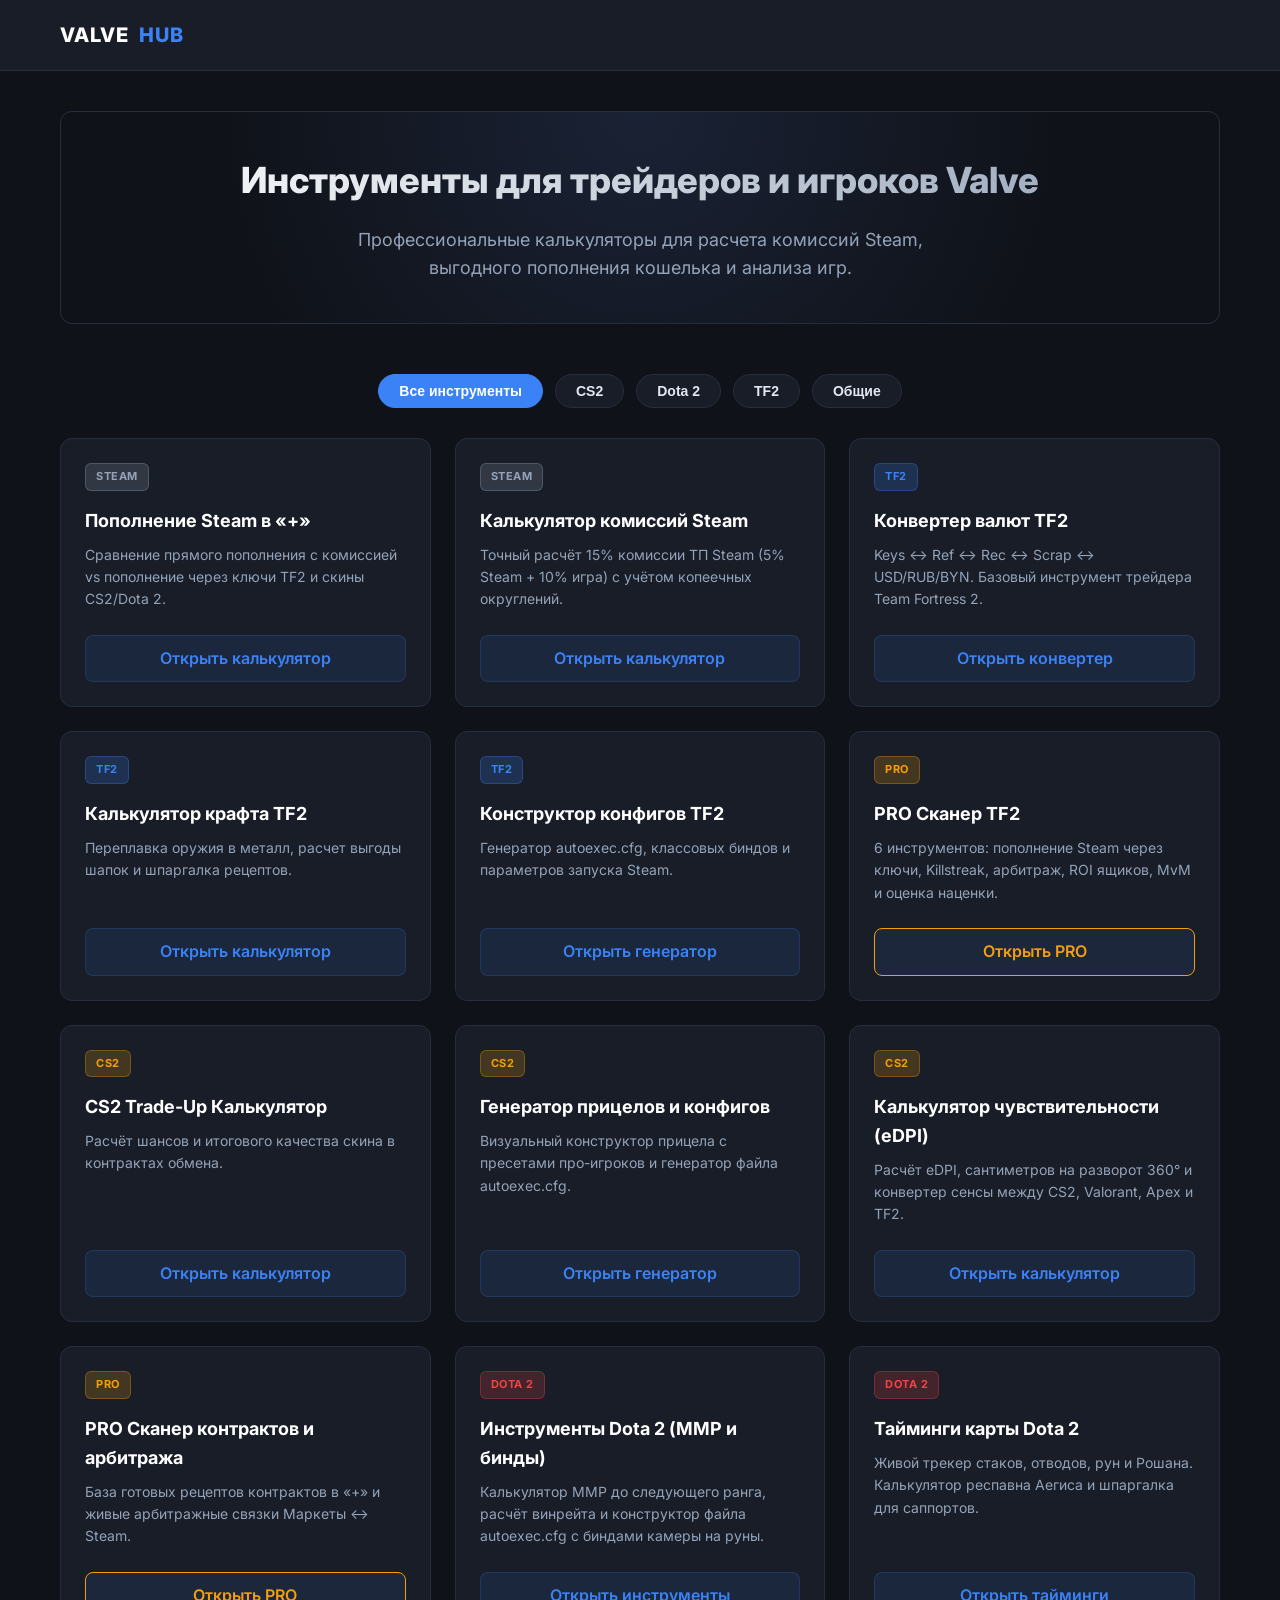
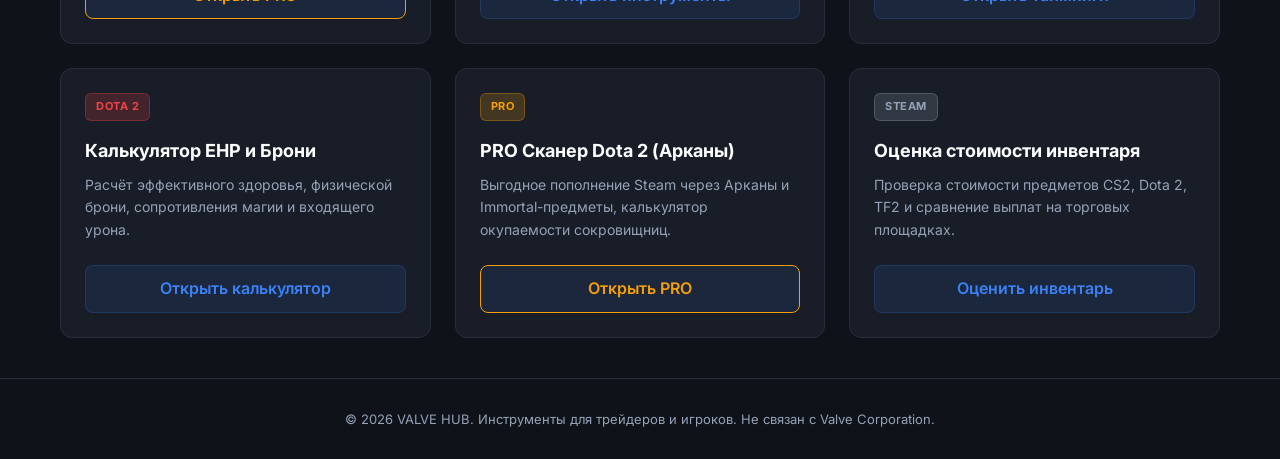
<file: index.html>
<!DOCTYPE html>
<html lang="ru">
<head>
    <meta charset="UTF-8">
    <meta name="viewport" content="width=device-width, initial-scale=1.0">
    <title>VALVE HUB — Инструменты для трейдеров CS2, Dota 2 и TF2</title>
    <meta name="description" content="Калькуляторы пополнения Steam, комиссий, конвертер валют, контракты CS2, конфиги, оценка инвентаря, тайминги Dota 2 и PRO-сканеры.">
    <link rel="stylesheet" href="style.css">
    <link href="https://fonts.googleapis.com/css2?family=Inter:wght@400;500;600;700;800&display=swap" rel="stylesheet">
</head>
<body>

    <header>
        <div class="nav-container">
            <a href="index.html" class="logo">VALVE<span>HUB</span></a>
            <ul class="nav-links"></ul>
        </div>
    </header>

    <main>
        <section class="hero">
            <h1>Инструменты для трейдеров и игроков Valve</h1>
            <p>Профессиональные калькуляторы для расчета комиссий Steam, выгодного пополнения кошелька и анализа игр.</p>
        </section>

        <div class="filters" id="filters">
            <button class="filter-btn active" data-filter="all">Все инструменты</button>
            <button class="filter-btn" data-filter="cs2">CS2</button>
            <button class="filter-btn" data-filter="dota">Dota 2</button>
            <button class="filter-btn" data-filter="tf2">TF2</button>
            <button class="filter-btn" data-filter="common">Общие</button>
        </div>

        <div class="grid" id="tools-grid">
            <!-- Steam -->
            <div class="card" data-game="common">
                <div class="card-header"><span class="badge badge-common">Steam</span></div>
                <h3 class="card-title">Пополнение Steam в «+»</h3>
                <p class="card-desc">Сравнение прямого пополнения с комиссией vs пополнение через ключи TF2 и скины CS2/Dota 2.</p>
                <a href="steam-topup.html" class="btn">Открыть калькулятор</a>
            </div>

            <div class="card" data-game="common">
                <div class="card-header"><span class="badge badge-common">Steam</span></div>
                <h3 class="card-title">Калькулятор комиссий Steam</h3>
                <p class="card-desc">Точный расчёт 15% комиссии ТП Steam (5% Steam + 10% игра) с учётом копеечных округлений.</p>
                <a href="steam-topup.html#fees" class="btn">Открыть калькулятор</a>
            </div>

            <!-- TF2 -->
            <div class="card" data-game="tf2">
                <div class="card-header"><span class="badge badge-tf2">TF2</span></div>
                <h3 class="card-title">Конвертер валют TF2</h3>
                <p class="card-desc">Keys ↔ Ref ↔ Rec ↔ Scrap ↔ USD/RUB/BYN. Базовый инструмент трейдера Team Fortress 2.</p>
                <a href="tf2-converter.html" class="btn">Открыть конвертер</a>
            </div>

            <div class="card" data-game="tf2">
                <div class="card-header"><span class="badge badge-tf2">TF2</span></div>
                <h3 class="card-title">Калькулятор крафта TF2</h3>
                <p class="card-desc">Переплавка оружия в металл, расчет выгоды шапок и шпаргалка рецептов.</p>
                <a href="tf2-craft.html" class="btn">Открыть калькулятор</a>
            </div>

            <div class="card" data-game="tf2">
                <div class="card-header"><span class="badge badge-tf2">TF2</span></div>
                <h3 class="card-title">Конструктор конфигов TF2</h3>
                <p class="card-desc">Генератор autoexec.cfg, классовых биндов и параметров запуска Steam.</p>
                <a href="tf2-config.html" class="btn">Открыть генератор</a>
            </div>

            <div class="card" data-game="tf2">
                <div class="card-header">
                    <span class="badge" style="background: rgba(245, 158, 11, 0.2); color: var(--gold); border: 1px solid rgba(245, 158, 11, 0.3);">PRO</span>
                </div>
                <h3 class="card-title">PRO Сканер TF2</h3>
                <p class="card-desc">6 инструментов: пополнение Steam через ключи, Killstreak, арбитраж, ROI ящиков, MvM и оценка наценки.</p>
                <a href="tf2-pro-scanner.html" class="btn" style="color: var(--gold); border-color: var(--gold);">Открыть PRO</a>
            </div>

            <!-- CS2 -->
            <div class="card" data-game="cs2">
                <div class="card-header"><span class="badge badge-cs2">CS2</span></div>
                <h3 class="card-title">CS2 Trade-Up Калькулятор</h3>
                <p class="card-desc">Расчёт шансов и итогового качества скина в контрактах обмена.</p>
                <a href="cs2-tradeup.html" class="btn">Открыть калькулятор</a>
            </div>

            <div class="card" data-game="cs2">
                <div class="card-header"><span class="badge badge-cs2">CS2</span></div>
                <h3 class="card-title">Генератор прицелов и конфигов</h3>
                <p class="card-desc">Визуальный конструктор прицела с пресетами про-игроков и генератор файла autoexec.cfg.</p>
                <a href="cs2-config.html" class="btn">Открыть генератор</a>
            </div>

            <div class="card" data-game="cs2">
                <div class="card-header"><span class="badge badge-cs2">CS2</span></div>
                <h3 class="card-title">Калькулятор чувствительности (eDPI)</h3>
                <p class="card-desc">Расчёт eDPI, сантиметров на разворот 360° и конвертер сенсы между CS2, Valorant, Apex и TF2.</p>
                <a href="cs2-sens.html" class="btn">Открыть калькулятор</a>
            </div>

            <div class="card" data-game="cs2">
                <div class="card-header">
                    <span class="badge" style="background: rgba(245, 158, 11, 0.2); color: var(--gold); border: 1px solid rgba(245, 158, 11, 0.3);">PRO</span>
                </div>
                <h3 class="card-title">PRO Сканер контрактов и арбитража</h3>
                <p class="card-desc">База готовых рецептов контрактов в «+» и живые арбитражные связки Маркеты ↔ Steam.</p>
                <a href="cs2-pro-scanner.html" class="btn" style="color: var(--gold); border-color: var(--gold);">Открыть PRO</a>
            </div>

            <!-- Dota 2 -->
            <div class="card" data-game="dota">
                <div class="card-header"><span class="badge badge-dota">Dota 2</span></div>
                <h3 class="card-title">Инструменты Dota 2 (ММР и бинды)</h3>
                <p class="card-desc">Калькулятор ММР до следующего ранга, расчёт винрейта и конструктор файла autoexec.cfg с биндами камеры на руны.</p>
                <a href="dota2-tools.html" class="btn">Открыть инструменты</a>
            </div>

            <div class="card" data-game="dota">
                <div class="card-header"><span class="badge badge-dota">Dota 2</span></div>
                <h3 class="card-title">Тайминги карты Dota 2</h3>
                <p class="card-desc">Живой трекер стаков, отводов, рун и Рошана. Калькулятор респавна Аегиса и шпаргалка для саппортов.</p>
                <a href="dota2-timings.html" class="btn">Открыть тайминги</a>
            </div>

            <div class="card" data-game="dota">
                <div class="card-header"><span class="badge badge-dota">Dota 2</span></div>
                <h3 class="card-title">Калькулятор EHP и Брони</h3>
                <p class="card-desc">Расчёт эффективного здоровья, физической брони, сопротивления магии и входящего урона.</p>
                <a href="dota2-ehp.html" class="btn">Открыть калькулятор</a>
            </div>

            <div class="card" data-game="dota">
                <div class="card-header">
                    <span class="badge" style="background: rgba(245, 158, 11, 0.2); color: var(--gold); border: 1px solid rgba(245, 158, 11, 0.3);">PRO</span>
                </div>
                <h3 class="card-title">PRO Сканер Dota 2 (Арканы)</h3>
                <p class="card-desc">Выгодное пополнение Steam через Арканы и Immortal-предметы, калькулятор окупаемости сокровищниц.</p>
                <a href="dota2-pro-scanner.html" class="btn" style="color: var(--gold); border-color: var(--gold);">Открыть PRO</a>
            </div>

            <!-- Общие (Инвентарь) -->
            <div class="card" data-game="common">
                <div class="card-header"><span class="badge badge-common">Steam</span></div>
                <h3 class="card-title">Оценка стоимости инвентаря</h3>
                <p class="card-desc">Проверка стоимости предметов CS2, Dota 2, TF2 и сравнение выплат на торговых площадках.</p>
                <a href="inventory-value.html" class="btn">Оценить инвентарь</a>
            </div>
        </div>
    </main>

    <footer>
        <p>&copy; 2026 VALVE HUB. Инструменты для трейдеров и игроков. Не связан с Valve Corporation.</p>
    </footer>

    <script>
        document.addEventListener('DOMContentLoaded', () => {
            const filterBtns = document.querySelectorAll('.filter-btn');
            const cards = document.querySelectorAll('.card');

            filterBtns.forEach(btn => {
                btn.addEventListener('click', () => {
                    filterBtns.forEach(b => b.classList.remove('active'));
                    btn.classList.add('active');

                    const filterValue = btn.getAttribute('data-filter');

                    cards.forEach(card => {
                        const game = card.getAttribute('data-game');
                        if (filterValue === 'all' || filterValue === game) {
                            card.style.display = 'flex';
                        } else {
                            card.style.display = 'none';
                        }
                    });
                });
            });
        });
    </script>
    
    <script src="nav.js"></script>
</body>
</html>
</file>
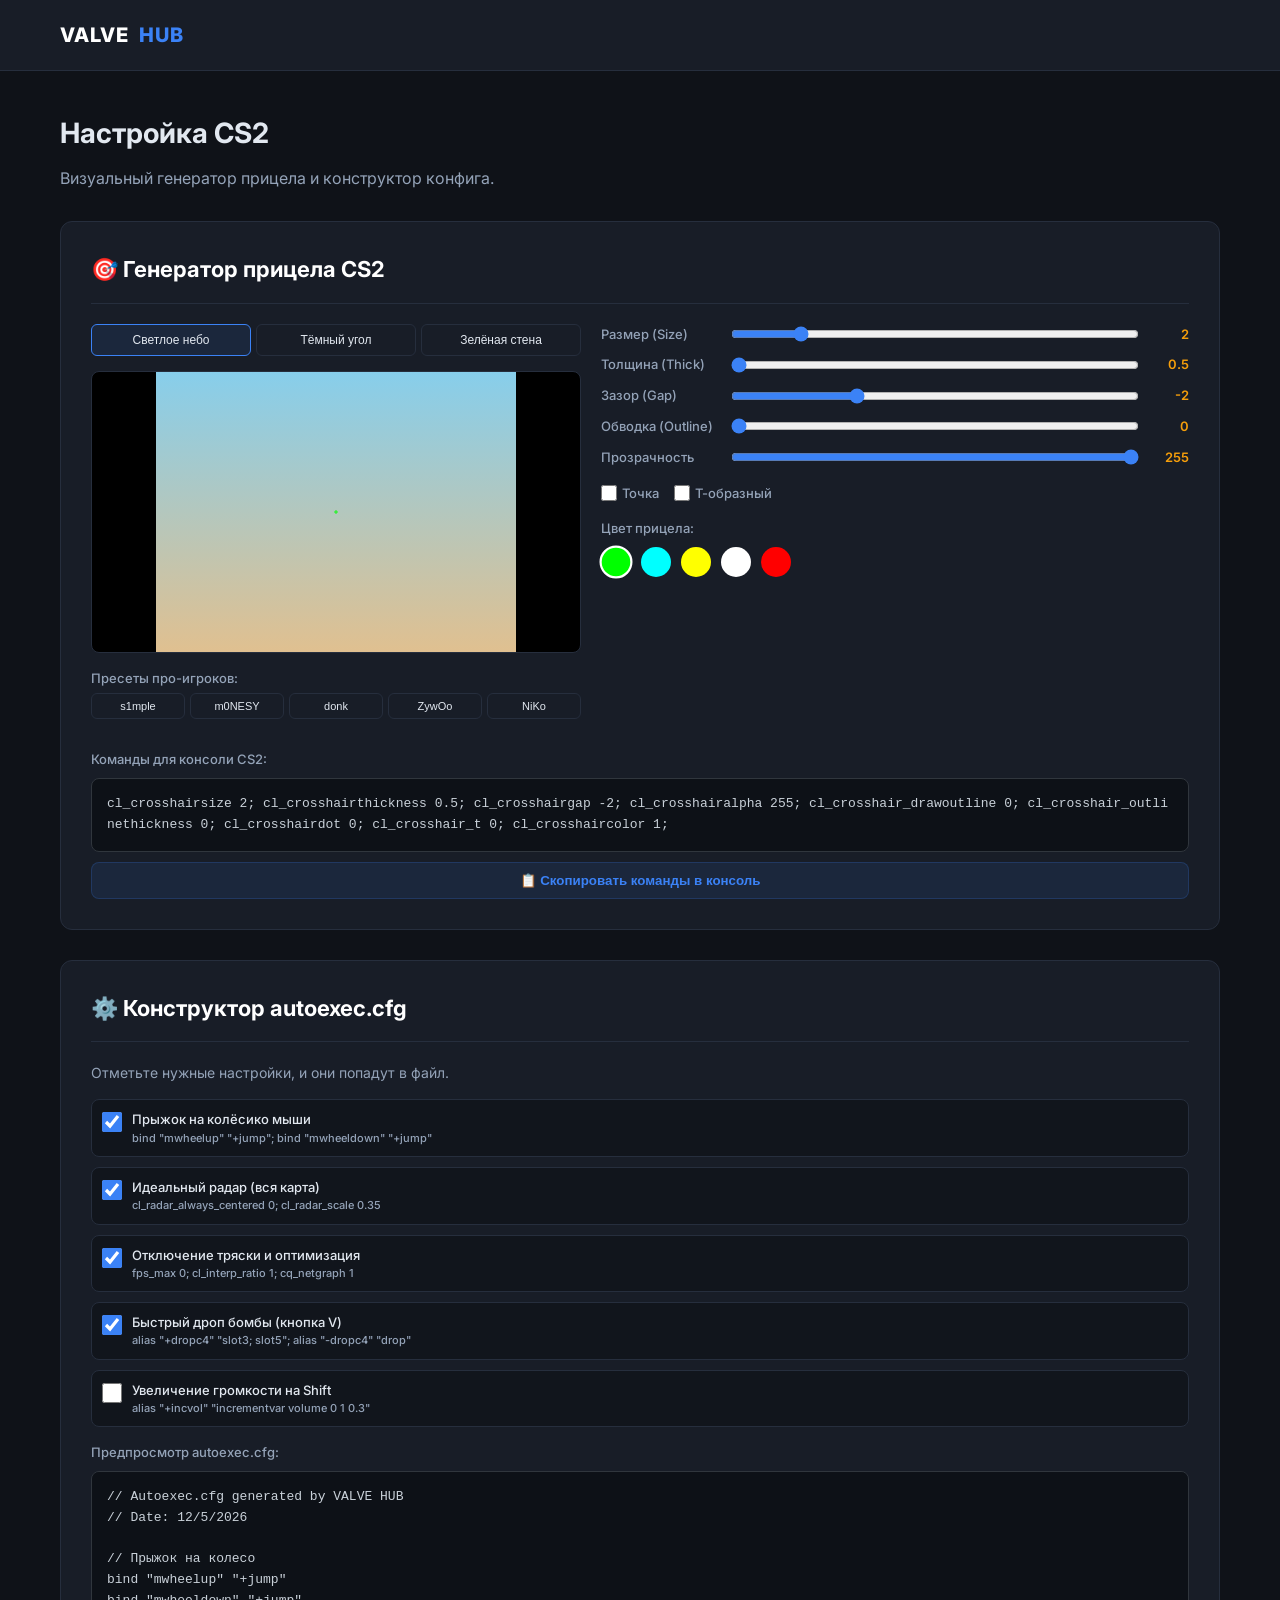
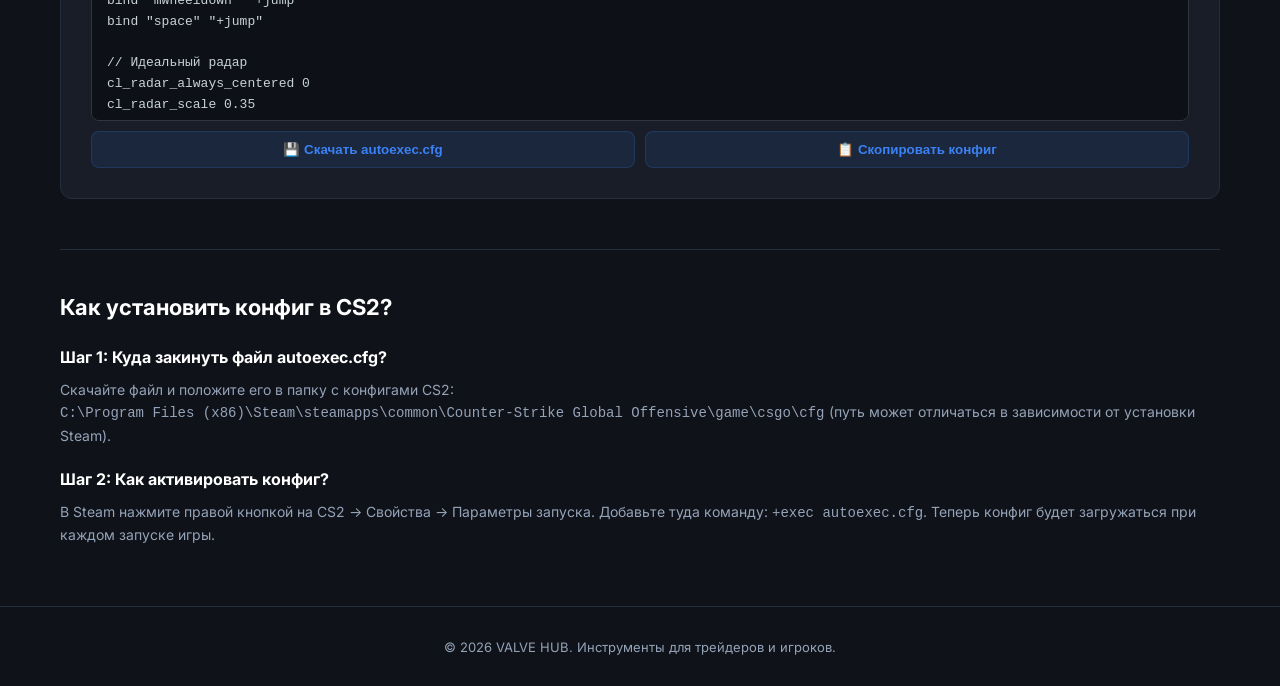
<file: cs2-config.html>
<!DOCTYPE html>
<html lang="ru">
<head>
    <meta charset="UTF-8">
    <meta name="viewport" content="width=device-width, initial-scale=1.0">
    <title>Генератор прицела и конфига CS2 | VALVE HUB</title>
    <meta name="description" content="Визуальный редактор прицела CS2 с живым предпросмотром и генератор autoexec.cfg. Пресеты про-игроков, настройки радара, бинды.">
    <link rel="stylesheet" href="style.css">
    <link href="https://fonts.googleapis.com/css2?family=Inter:wght@400;500;600;700;800&display=swap" rel="stylesheet">
    <style>
        /* Дополнительные стили для Canvas и пресетов */
        .canvas-container {
            background: #000;
            border-radius: 8px;
            overflow: hidden;
            border: 1px solid var(--border);
            display: flex;
            justify-content: center;
            align-items: center;
            margin-bottom: 15px;
            position: relative;
        }
        .bg-selector {
            display: flex;
            gap: 5px;
            margin-bottom: 15px;
        }
        .bg-btn {
            flex: 1;
            padding: 8px;
            font-size: 12px;
            background: var(--bg-card);
            border: 1px solid var(--border);
            color: var(--text-main);
            border-radius: 6px;
            cursor: pointer;
            transition: 0.2s;
        }
        .bg-btn.active {
            border-color: var(--accent);
            background: rgba(59, 130, 246, 0.1);
        }
        .preset-grid {
            display: grid;
            grid-template-columns: repeat(5, 1fr);
            gap: 5px;
            margin-bottom: 15px;
        }
        .preset-btn {
            padding: 6px;
            font-size: 11px;
            background: var(--bg-card);
            border: 1px solid var(--border);
            color: var(--text-main);
            border-radius: 6px;
            cursor: pointer;
        }
        .preset-btn:hover {
            border-color: var(--accent);
            color: var(--accent);
        }
        .color-swatch {
            width: 30px;
            height: 30px;
            border-radius: 50%;
            cursor: pointer;
            border: 2px solid transparent;
            transition: 0.2s;
        }
        .color-swatch.active {
            border-color: #fff;
            transform: scale(1.1);
        }
        .code-box {
            background: #0d1117;
            border: 1px solid #30363d;
            border-radius: 8px;
            padding: 15px;
            font-family: monospace;
            font-size: 13px;
            color: #c9d1d9;
            white-space: pre-wrap;
            word-break: break-all;
            max-height: 200px;
            overflow-y: auto;
            margin-bottom: 10px;
        }
        .checkbox-group {
            display: flex;
            flex-direction: column;
            gap: 10px;
            margin-bottom: 15px;
        }
        .checkbox-item {
            display: flex;
            align-items: flex-start;
            gap: 10px;
            background: var(--bg-input);
            padding: 10px;
            border-radius: 8px;
            border: 1px solid var(--border);
        }
        .checkbox-item input[type="checkbox"] {
            width: 20px;
            height: 20px;
            margin-top: 2px;
            accent-color: var(--accent);
            cursor: pointer;
        }
        .checkbox-item label {
            margin: 0;
            cursor: pointer;
            font-size: 13px;
            color: var(--text-main);
            line-height: 1.4;
        }
        .checkbox-item small {
            display: block;
            color: var(--text-muted);
            font-size: 11px;
            margin-top: 2px;
        }
        .row-flex {
            display: flex;
            gap: 10px;
            align-items: center;
            margin-bottom: 10px;
        }
        .row-flex input[type="range"] {
            flex: 1;
            accent-color: var(--accent);
        }
        .row-flex span {
            width: 40px;
            text-align: right;
            font-weight: 600;
            font-size: 13px;
            color: var(--gold);
        }
    </style>
</head>
<body>

    <!-- Шапка (меню подставит nav.js) -->
    <header>
        <div class="nav-container">
            <a href="index.html" class="logo">VALVE<span>HUB</span></a>
            <ul class="nav-links"></ul>
        </div>
    </header>

    <main>
        <div style="margin-bottom: 30px;">
            <h1 style="font-size: 28px; margin-bottom: 10px;">Настройка CS2</h1>
            <p style="color: var(--text-muted);">Визуальный генератор прицела и конструктор конфига.</p>
        </div>

        <!-- ИНСТРУМЕНТ 1: Генератор прицела -->
        <section class="calculator-section">
            <h2 class="calc-title">🎯 Генератор прицела CS2</h2>
            
            <div class="form-row" style="grid-template-columns: 1fr 1.2fr;">
                <!-- Левая колонка: Canvas -->
                <div>
                    <div class="bg-selector">
                        <button class="bg-btn active" data-bg="sky">Светлое небо</button>
                        <button class="bg-btn" data-bg="dark">Тёмный угол</button>
                        <button class="bg-btn" data-bg="green">Зелёная стена</button>
                    </div>
                    
                    <div class="canvas-container">
                        <canvas id="crosshairCanvas" width="360" height="280"></canvas>
                    </div>

                    <label style="margin-bottom: 5px; display: block;">Пресеты про-игроков:</label>
                    <div class="preset-grid">
                        <button class="preset-btn" data-pro="s1mple">s1mple</button>
                        <button class="preset-btn" data-pro="m0NESY">m0NESY</button>
                        <button class="preset-btn" data-pro="donk">donk</button>
                        <button class="preset-btn" data-pro="ZywOo">ZywOo</button>
                        <button class="preset-btn" data-pro="NiKo">NiKo</button>
                    </div>
                </div>

                <!-- Правая колонка: Слайдеры -->
                <div>
                    <div class="row-flex">
                        <label style="width: 120px; margin: 0;">Размер (Size)</label>
                        <input type="range" id="ch-size" min="0.5" max="10" step="0.5" value="2">
                        <span id="val-size">2</span>
                    </div>
                    <div class="row-flex">
                        <label style="width: 120px; margin: 0;">Толщина (Thick)</label>
                        <input type="range" id="ch-thick" min="0.5" max="5" step="0.5" value="0.5">
                        <span id="val-thick">0.5</span>
                    </div>
                    <div class="row-flex">
                        <label style="width: 120px; margin: 0;">Зазор (Gap)</label>
                        <input type="range" id="ch-gap" min="-5" max="5" step="0.5" value="-2">
                        <span id="val-gap">-2</span>
                    </div>
                    <div class="row-flex">
                        <label style="width: 120px; margin: 0;">Обводка (Outline)</label>
                        <input type="range" id="ch-outline" min="0" max="3" step="1" value="0">
                        <span id="val-outline">0</span>
                    </div>
                    <div class="row-flex">
                        <label style="width: 120px; margin: 0;">Прозрачность</label>
                        <input type="range" id="ch-alpha" min="50" max="255" step="1" value="255">
                        <span id="val-alpha">255</span>
                    </div>

                    <div style="display: flex; gap: 15px; margin: 15px 0;">
                        <div style="display: flex; align-items: center; gap: 5px;">
                            <input type="checkbox" id="ch-dot" style="width: 16px; height: 16px; accent-color: var(--accent);">
                            <label for="ch-dot" style="margin: 0; cursor: pointer;">Точка</label>
                        </div>
                        <div style="display: flex; align-items: center; gap: 5px;">
                            <input type="checkbox" id="ch-tstyle" style="width: 16px; height: 16px; accent-color: var(--accent);">
                            <label for="ch-tstyle" style="margin: 0; cursor: pointer;">Т-образный</label>
                        </div>
                    </div>

                    <label style="margin-bottom: 8px; display: block;">Цвет прицела:</label>
                    <div style="display: flex; gap: 10px; margin-bottom: 15px;">
                        <div class="color-swatch active" data-color="0,255,0" style="background: #00ff00;"></div>
                        <div class="color-swatch" data-color="0,255,255" style="background: #00ffff;"></div>
                        <div class="color-swatch" data-color="255,255,0" style="background: #ffff00;"></div>
                        <div class="color-swatch" data-color="255,255,255" style="background: #ffffff;"></div>
                        <div class="color-swatch" data-color="255,0,0" style="background: #ff0000;"></div>
                    </div>
                </div>
            </div>

            <label style="margin-top: 15px; display: block;">Команды для консоли CS2:</label>
            <div class="code-box" id="console-output">cl_crosshairsize 2; cl_crosshairthickness 0.5;</div>
            <button id="btn-copy-console" class="btn">📋 Скопировать команды в консоль</button>
        </section>

        <!-- ИНСТРУМЕНТ 2: Конструктор autoexec.cfg -->
        <section class="calculator-section">
            <h2 class="calc-title">⚙️ Конструктор autoexec.cfg</h2>
            <p style="color: var(--text-muted); font-size: 14px; margin-bottom: 15px;">Отметьте нужные настройки, и они попадут в файл.</p>

            <div class="checkbox-group">
                <div class="checkbox-item">
                    <input type="checkbox" id="cfg-jump" checked>
                    <label for="cfg-jump">Прыжок на колёсико мыши
                        <small>bind "mwheelup" "+jump"; bind "mwheeldown" "+jump"</small>
                    </label>
                </div>
                <div class="checkbox-item">
                    <input type="checkbox" id="cfg-radar" checked>
                    <label for="cfg-radar">Идеальный радар (вся карта)
                        <small>cl_radar_always_centered 0; cl_radar_scale 0.35</small>
                    </label>
                </div>
                <div class="checkbox-item">
                    <input type="checkbox" id="cfg-tremor" checked>
                    <label for="cfg-tremor">Отключение тряски и оптимизация
                        <small>fps_max 0; cl_interp_ratio 1; cq_netgraph 1</small>
                    </label>
                </div>
                <div class="checkbox-item">
                    <input type="checkbox" id="cfg-c4" checked>
                    <label for="cfg-c4">Быстрый дроп бомбы (кнопка V)
                        <small>alias "+dropc4" "slot3; slot5"; alias "-dropc4" "drop"</small>
                    </label>
                </div>
                <div class="checkbox-item">
                    <input type="checkbox" id="cfg-vol">
                    <label for="cfg-vol">Увеличение громкости на Shift
                        <small>alias "+incvol" "incrementvar volume 0 1 0.3"</small>
                    </label>
                </div>
            </div>

            <label style="margin-top: 10px; display: block;">Предпросмотр autoexec.cfg:</label>
            <div class="code-box" id="cfg-output" style="max-height: 250px;">// Ваш конфиг</div>
            
            <div style="display: flex; gap: 10px; flex-wrap: wrap;">
                <button id="btn-download-cfg" class="btn" style="flex: 1;">💾 Скачать autoexec.cfg</button>
                <button id="btn-copy-cfg" class="btn" style="flex: 1; background: rgba(59, 130, 246, 0.1); color: var(--accent); border-color: rgba(59, 130, 246, 0.2);">📋 Скопировать конфиг</button>
            </div>
        </section>

        <section class="faq-section">
            <h2 style="font-size: 22px; margin-bottom: 20px; color: #fff;">Как установить конфиг в CS2?</h2>
            <div class="faq-item">
                <h3>Шаг 1: Куда закинуть файл autoexec.cfg?</h3>
                <p>Скачайте файл и положите его в папку с конфигами CS2: <br>
                <code>C:\Program Files (x86)\Steam\steamapps\common\Counter-Strike Global Offensive\game\csgo\cfg</code> (путь может отличаться в зависимости от установки Steam).</p>
            </div>
            <div class="faq-item">
                <h3>Шаг 2: Как активировать конфиг?</h3>
                <p>В Steam нажмите правой кнопкой на CS2 -> Свойства -> Параметры запуска. Добавьте туда команду: <code>+exec autoexec.cfg</code>. Теперь конфиг будет загружаться при каждом запуске игры.</p>
            </div>
        </section>
    </main>

    <footer>
        <p>&copy; 2026 VALVE HUB. Инструменты для трейдеров и игроков.</p>
    </footer>

    <script>
        window.onload = function() {
            // ==========================================
            // ИНСТРУМЕНТ 1: Генератор прицела
            // ==========================================
            const canvas = document.getElementById('crosshairCanvas');
            const ctx = canvas.getContext('2d');
            
            let currentBg = 'sky';
            let currentColor = [0, 255, 0];

            const inputs = {
                size: document.getElementById('ch-size'),
                thick: document.getElementById('ch-thick'),
                gap: document.getElementById('ch-gap'),
                outline: document.getElementById('ch-outline'),
                alpha: document.getElementById('ch-alpha'),
                dot: document.getElementById('ch-dot'),
                tstyle: document.getElementById('ch-tstyle')
            };

            function drawCrosshair() {
                const w = canvas.width;
                const h = canvas.height;
                const cx = w / 2;
                const cy = h / 2;

                if (currentBg === 'sky') {
                    const grad = ctx.createLinearGradient(0, 0, 0, h);
                    grad.addColorStop(0, '#87CEEB');
                    grad.addColorStop(1, '#E0C090');
                    ctx.fillStyle = grad;
                } else if (currentBg === 'dark') {
                    ctx.fillStyle = '#2a2a2a';
                } else {
                    ctx.fillStyle = '#4a5d23';
                }
                ctx.fillRect(0, 0, w, h);

                const size = parseFloat(inputs.size.value) * 2;
                const thick = parseFloat(inputs.thick.value);
                const gap = parseFloat(inputs.gap.value);
                const outline = parseFloat(inputs.outline.value);
                const alpha = parseFloat(inputs.alpha.value) / 255;
                const hasDot = inputs.dot.checked;
                const isT = inputs.tstyle.checked;

                const colorStr = `rgba(${currentColor[0]}, ${currentColor[1]}, ${currentColor[2]}, ${alpha})`;
                const outlineStr = `rgba(0, 0, 0, ${alpha})`;

                function drawLine(x1, y1, x2, y2, width, color, outlineWidth, outlineColor) {
                    if (outlineWidth > 0) {
                        ctx.beginPath();
                        ctx.moveTo(x1, y1);
                        ctx.lineTo(x2, y2);
                        ctx.lineWidth = width + outlineWidth * 2;
                        ctx.strokeStyle = outlineColor;
                        ctx.stroke();
                    }
                    ctx.beginPath();
                    ctx.moveTo(x1, y1);
                    ctx.lineTo(x2, y2);
                    ctx.lineWidth = width;
                    ctx.strokeStyle = color;
                    ctx.stroke();
                }

                if (!isT) {
                    drawLine(cx, cy - gap - size, cx, cy - gap, thick, colorStr, outline, outlineStr);
                }
                drawLine(cx, cy + gap, cx, cy + gap + size, thick, colorStr, outline, outlineStr);
                drawLine(cx - gap - size, cy, cx - gap, cy, thick, colorStr, outline, outlineStr);
                drawLine(cx + gap, cy, cx + gap + size, cy, thick, colorStr, outline, outlineStr);

                if (hasDot) {
                    if (outline > 0) {
                        ctx.beginPath();
                        ctx.arc(cx, cy, thick / 2 + outline, 0, Math.PI * 2);
                        ctx.fillStyle = outlineStr;
                        ctx.fill();
                    }
                    ctx.beginPath();
                    ctx.arc(cx, cy, thick / 2, 0, Math.PI * 2);
                    ctx.fillStyle = colorStr;
                    ctx.fill();
                }

                updateConsoleText();
            }

            function updateConsoleText() {
                const s = inputs.size.value;
                const t = inputs.thick.value;
                const g = inputs.gap.value;
                const a = inputs.alpha.value;
                const o = inputs.outline.value;
                const d = inputs.dot.checked ? 1 : 0;
                const ts = inputs.tstyle.checked ? 1 : 0;

                let cmd = `cl_crosshairsize ${s}; cl_crosshairthickness ${t}; cl_crosshairgap ${g}; `;
                cmd += `cl_crosshairalpha ${a}; cl_crosshair_drawoutline ${o > 0 ? 1 : 0}; cl_crosshair_outlinethickness ${o}; `;
                cmd += `cl_crosshairdot ${d}; cl_crosshair_t ${ts}; `;
                
                if (currentColor[0] === 0 && currentColor[1] === 255 && currentColor[2] === 0) cmd += `cl_crosshaircolor 1;`;
                else if (currentColor[0] === 0 && currentColor[1] === 255 && currentColor[2] === 255) cmd += `cl_crosshaircolor 4;`;
                else if (currentColor[0] === 255 && currentColor[1] === 255 && currentColor[2] === 0) cmd += `cl_crosshaircolor 2;`;
                else if (currentColor[0] === 255 && currentColor[1] === 0 && currentColor[2] === 0) cmd += `cl_crosshaircolor 0;`;
                else if (currentColor[0] === 255 && currentColor[1] === 255 && currentColor[2] === 255) cmd += `cl_crosshaircolor 5; cl_crosshaircolor_r 255; cl_crosshaircolor_g 255; cl_crosshaircolor_b 255;`;
                else cmd += `cl_crosshaircolor 5; cl_crosshaircolor_r ${currentColor[0]}; cl_crosshaircolor_g ${currentColor[1]}; cl_crosshaircolor_b ${currentColor[2]};`;

                document.getElementById('console-output').textContent = cmd;
            }

            Object.values(inputs).forEach(el => {
                el.addEventListener('input', () => {
                    document.getElementById('val-size').textContent = inputs.size.value;
                    document.getElementById('val-thick').textContent = inputs.thick.value;
                    document.getElementById('val-gap').textContent = inputs.gap.value;
                    document.getElementById('val-outline').textContent = inputs.outline.value;
                    document.getElementById('val-alpha').textContent = inputs.alpha.value;
                    drawCrosshair();
                });
            });

            document.querySelectorAll('.bg-btn').forEach(btn => {
                btn.addEventListener('click', () => {
                    document.querySelectorAll('.bg-btn').forEach(b => b.classList.remove('active'));
                    btn.classList.add('active');
                    currentBg = btn.dataset.bg;
                    drawCrosshair();
                });
            });

            document.querySelectorAll('.color-swatch').forEach(swatch => {
                swatch.addEventListener('click', () => {
                    document.querySelectorAll('.color-swatch').forEach(s => s.classList.remove('active'));
                    swatch.classList.add('active');
                    currentColor = swatch.dataset.color.split(',').map(Number);
                    drawCrosshair();
                });
            });

            const proPresets = {
                s1mple: { size: 1, thick: 0.5, gap: -2, outline: 1, dot: false, t: false, color: [0,255,0] },
                m0NESY: { size: 2, thick: 1, gap: -3, outline: 1, dot: false, t: false, color: [0,255,255] },
                donk: { size: 4, thick: 1, gap: 1, outline: 0, dot: false, t: false, color: [255,255,0] },
                ZywOo: { size: 1.5, thick: 0.5, gap: -1, outline: 1, dot: false, t: false, color: [0,255,0] },
                NiKo: { size: 2, thick: 1, gap: -4, outline: 0, dot: false, t: false, color: [0,255,255] }
            };

            document.querySelectorAll('.preset-btn').forEach(btn => {
                btn.addEventListener('click', () => {
                    const p = proPresets[btn.dataset.pro];
                    if (!p) return;
                    
                    inputs.size.value = p.size;
                    inputs.thick.value = p.thick;
                    inputs.gap.value = p.gap;
                    inputs.outline.value = p.outline;
                    inputs.dot.checked = p.dot;
                    inputs.tstyle.checked = p.t;
                    currentColor = p.color;

                    document.getElementById('val-size').textContent = p.size;
                    document.getElementById('val-thick').textContent = p.thick;
                    document.getElementById('val-gap').textContent = p.gap;
                    document.getElementById('val-outline').textContent = p.outline;

                    document.querySelectorAll('.color-swatch').forEach(s => {
                        if (s.dataset.color === p.color.join(',')) s.classList.add('active');
                        else s.classList.remove('active');
                    });

                    drawCrosshair();
                });
            });

            document.getElementById('btn-copy-console').addEventListener('click', () => {
                const text = document.getElementById('console-output').textContent;
                navigator.clipboard.writeText(text).then(() => {
                    const btn = document.getElementById('btn-copy-console');
                    const orig = btn.textContent;
                    btn.textContent = '✅ Скопировано!';
                    btn.style.background = 'var(--green)';
                    btn.style.color = '#fff';
                    setTimeout(() => {
                        btn.textContent = orig;
                        btn.style.background = '';
                        btn.style.color = '';
                    }, 2000);
                });
            });

            drawCrosshair();


            // ==========================================
            // ИНСТРУМЕНТ 2: Конструктор autoexec.cfg
            // ==========================================
            function generateCfg() {
                let lines = ['// Autoexec.cfg generated by VALVE HUB', '// Date: ' + new Date().toLocaleDateString(), ''];

                if (document.getElementById('cfg-jump').checked) {
                    lines.push('// Прыжок на колесо', 'bind "mwheelup" "+jump"', 'bind "mwheeldown" "+jump"', 'bind "space" "+jump"', '');
                }
                if (document.getElementById('cfg-radar').checked) {
                    lines.push('// Идеальный радар', 'cl_radar_always_centered 0', 'cl_radar_scale 0.35', 'cl_hud_radar_scale 1.15', 'cl_radar_icon_scale_min 0.7', '');
                }
                if (document.getElementById('cfg-tremor').checked) {
                    lines.push('// Тряска и оптимизация', 'fps_max 0', 'cl_interp_ratio 1', 'cq_netgraph 1', '');
                }
                if (document.getElementById('cfg-c4').checked) {
                    lines.push('// Быстрый дроп C4', 'alias "+dropc4" "slot3; slot5"', 'alias "-dropc4" "drop"', 'bind "v" "+dropc4"', '');
                }
                if (document.getElementById('cfg-vol').checked) {
                    lines.push('// Громкость на Shift', 'alias "+incvol" "incrementvar volume 0 1 0.3; +sprint"', 'alias "-incvol" "incrementvar volume 0 1 -0.3; -sprint"', 'bind "shift" "+incvol"', '');
                }

                lines.push('// Сохранение конфига', 'host_writeconfig');
                
                const result = lines.join('\n');
                document.getElementById('cfg-output').textContent = result;
                return result;
            }

            document.querySelectorAll('.checkbox-item input').forEach(el => {
                el.addEventListener('change', generateCfg);
            });

            document.getElementById('btn-copy-cfg').addEventListener('click', () => {
                const text = document.getElementById('cfg-output').textContent;
                navigator.clipboard.writeText(text).then(() => {
                    const btn = document.getElementById('btn-copy-cfg');
                    const orig = btn.textContent;
                    btn.textContent = '✅ Скопировано!';
                    setTimeout(() => btn.textContent = orig, 2000);
                });
            });

            document.getElementById('btn-download-cfg').addEventListener('click', () => {
                const text = generateCfg();
                const blob = new Blob([text], { type: 'text/plain' });
                const url = URL.createObjectURL(blob);
                const a = document.createElement('a');
                a.href = url;
                a.download = 'autoexec.cfg';
                document.body.appendChild(a);
                a.click();
                document.body.removeChild(a);
                URL.revokeObjectURL(url);
            });

            generateCfg();
        };
    </script>
    
    <script src="nav.js"></script>
</body>
</html>
</file>
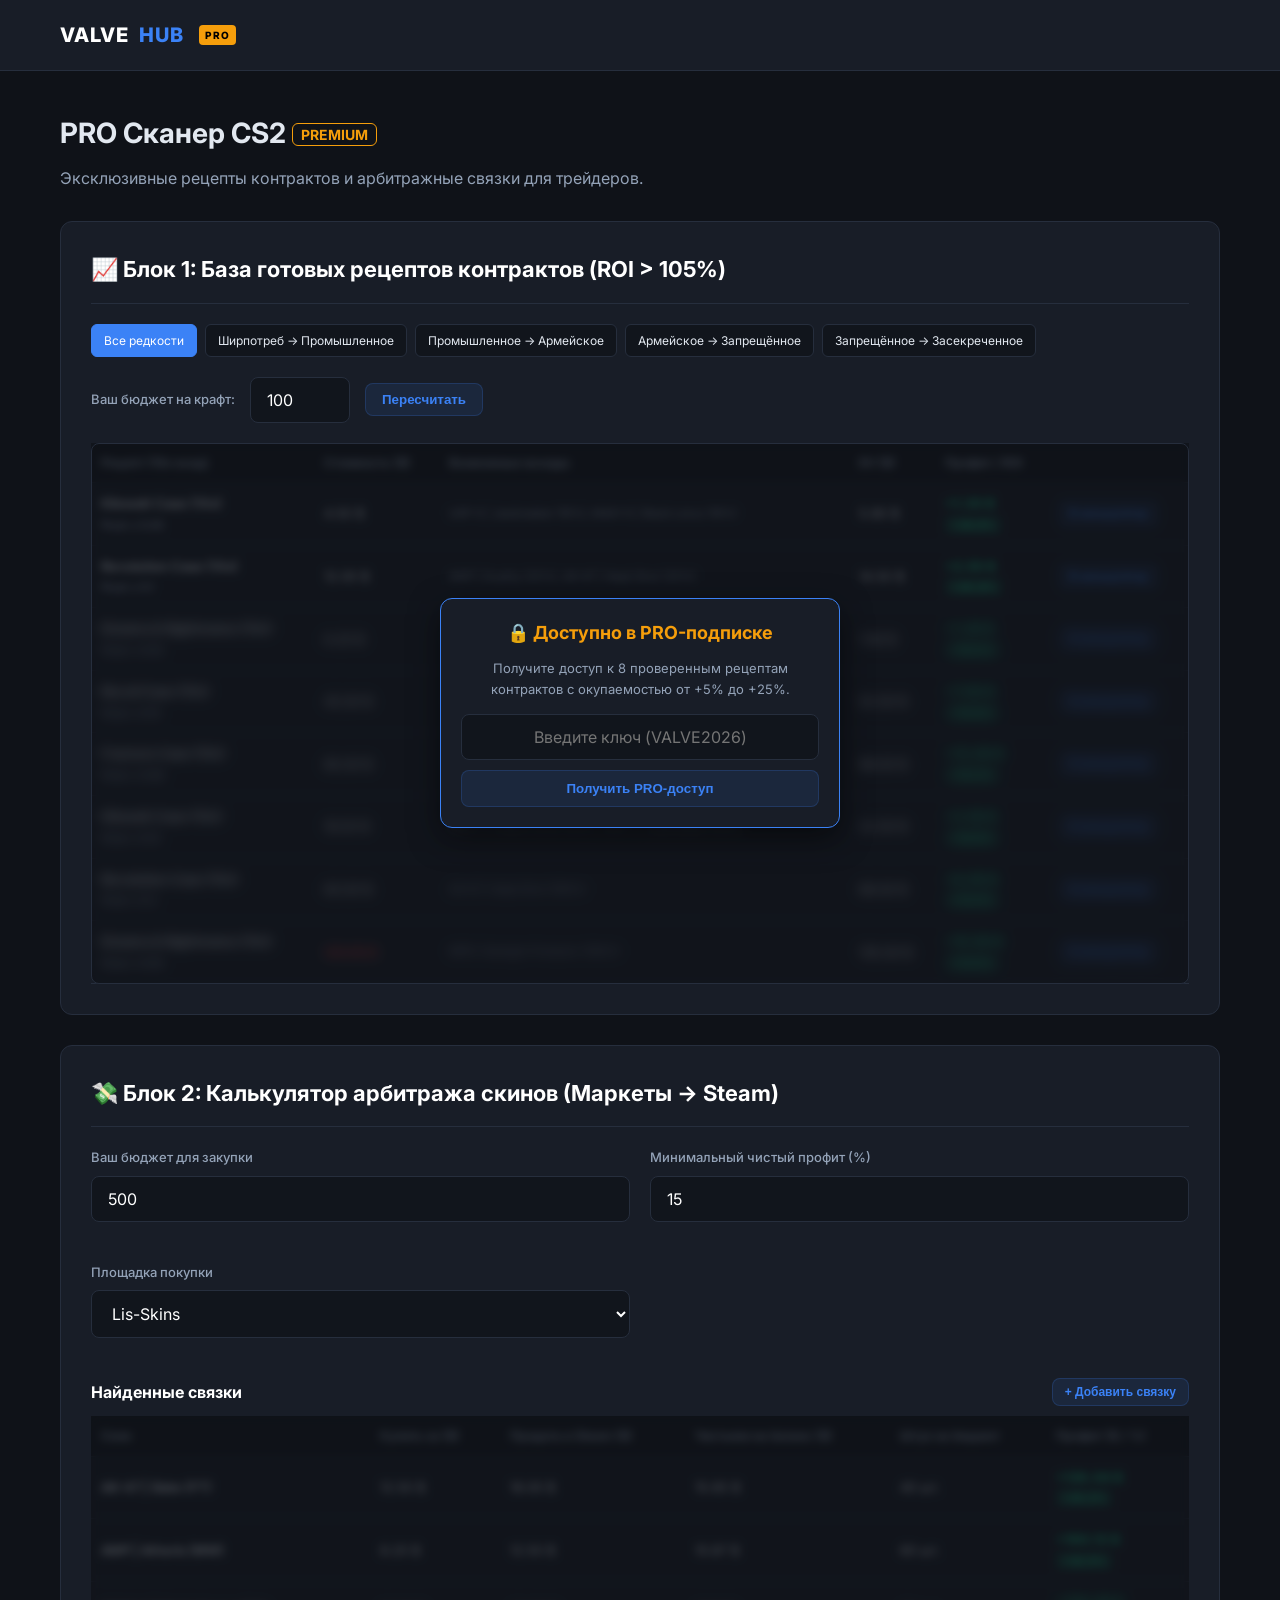
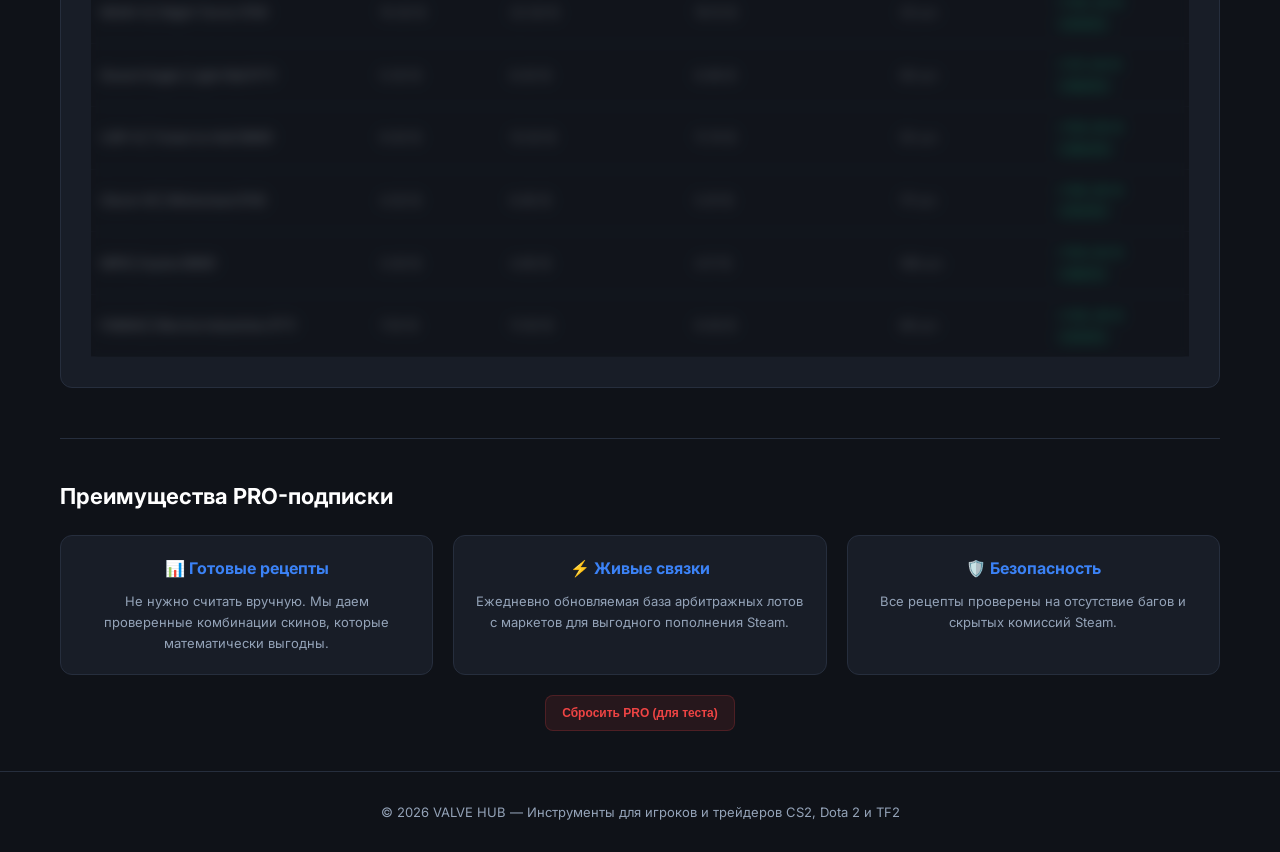
<file: cs2-pro-scanner.html>
<!DOCTYPE html>
<html lang="ru">
<head>
    <meta charset="UTF-8">
    <meta name="viewport" content="width=device-width, initial-scale=1.0">
    <title>PRO Сканер контрактов и арбитража CS2 | VALVE HUB</title>
    <link rel="stylesheet" href="style.css">
    <link href="https://fonts.googleapis.com/css2?family=Inter:wght@400;500;600;700;800&display=swap" rel="stylesheet">
    <style>
        .pro-lock-overlay {
            position: absolute; top: 0; left: 0; right: 0; bottom: 0;
            background: rgba(15, 18, 24, 0.7);
            backdrop-filter: blur(5px); -webkit-backdrop-filter: blur(5px);
            display: flex; flex-direction: column; justify-content: center; align-items: center;
            z-index: 10; border-radius: 8px; border: 1px solid var(--border);
        }
        .pro-lock-content {
            background: var(--bg-card); padding: 20px; border-radius: 12px;
            border: 1px solid var(--accent); text-align: center; max-width: 400px;
            box-shadow: 0 10px 30px rgba(0,0,0,0.5);
        }
        .pro-lock-content h3 { color: var(--gold); margin-bottom: 10px; font-size: 18px; }
        .pro-lock-content p { color: var(--text-muted); font-size: 13px; margin-bottom: 15px; }
        .table-container { position: relative; overflow: hidden; min-height: 200px; }
        .pro-table { width: 100%; border-collapse: collapse; }
        .pro-table th {
            text-align: left; font-size: 12px; color: var(--text-muted);
            padding: 10px; border-bottom: 1px solid var(--border); background: var(--bg-input);
        }
        .pro-table td { padding: 10px; border-bottom: 1px solid var(--border); font-size: 13px; color: var(--text-main); }
        .pro-table tr:hover { background: rgba(255,255,255,0.02); }
        .profit-green { color: var(--green); font-weight: 800; }
        .roi-badge { background: rgba(16, 185, 129, 0.2); color: var(--green); padding: 2px 6px; border-radius: 4px; font-size: 11px; font-weight: 800; }
        .filter-chips { display: flex; gap: 8px; flex-wrap: wrap; margin-bottom: 20px; }
        .chip { padding: 6px 12px; background: var(--bg-input); border: 1px solid var(--border); color: var(--text-main); border-radius: 6px; font-size: 12px; cursor: pointer; transition: 0.2s; }
        .chip:hover { border-color: var(--accent); }
        .chip.active { background: var(--accent); color: #fff; border-color: var(--accent); }
        .btn-sm { padding: 4px 10px; font-size: 11px; width: auto; }
        .pro-features { display: grid; grid-template-columns: repeat(auto-fit, minmax(250px, 1fr)); gap: 20px; margin-top: 20px; }
        .feature-card { background: var(--bg-card); border: 1px solid var(--border); border-radius: 12px; padding: 20px; text-align: center; }
        .feature-card h4 { color: var(--accent); margin-bottom: 10px; }
        .feature-card p { font-size: 13px; color: var(--text-muted); }
    </style>
</head>
<body>
    <header>
        <div class="nav-container">
            <a href="index.html" class="logo">VALVE<span>HUB</span> <span style="font-size: 10px; background: var(--gold); color: #000; padding: 2px 6px; border-radius: 4px; margin-left: 5px; vertical-align: middle;">PRO</span></a>
            <ul class="nav-links"></ul>
        </div>
    </header>

    <main>
        <div style="margin-bottom: 30px;">
            <h1 style="font-size: 28px; margin-bottom: 10px;">PRO Сканер CS2 <span style="font-size: 14px; color: var(--gold); border: 1px solid var(--gold); padding: 2px 8px; border-radius: 6px; vertical-align: middle;">PREMIUM</span></h1>
            <p style="color: var(--text-muted);">Эксклюзивные рецепты контрактов и арбитражные связки для трейдеров.</p>
        </div>

        <!-- PRO-БЛОК 1: Контракты -->
        <section class="calculator-section">
            <h2 class="calc-title">📈 Блок 1: База готовых рецептов контрактов (ROI > 105%)</h2>
            
            <div class="filter-chips" id="contract-filters">
                <div class="chip active" data-filter="all">Все редкости</div>
                <div class="chip" data-filter="milspec">Ширпотреб → Промышленное</div>
                <div class="chip" data-filter="restricted">Промышленное → Армейское</div>
                <div class="chip" data-filter="classified">Армейское → Запрещённое</div>
                <div class="chip" data-filter="covert">Запрещённое → Засекреченное</div>
            </div>

            <div style="display: flex; gap: 15px; align-items: center; margin-bottom: 20px;">
                <label style="margin: 0;">Ваш бюджет на крафт:</label>
                <input type="number" id="craft-budget" value="100" min="1" step="1" style="width: 100px;">
                <button id="btn-recalc-crafts" class="btn" style="width: auto; padding: 8px 16px;">Пересчитать</button>
            </div>

            <div class="table-container" id="contract-table-container">
                <table class="pro-table">
                    <thead>
                        <tr>
                            <th>Рецепт (10x вход)</th>
                            <th>Стоимость ($)</th>
                            <th>Возможные исходы</th>
                            <th>EV ($)</th>
                            <th>Профит / ROI</th>
                            <th></th>
                        </tr>
                    </thead>
                    <tbody id="contract-tbody"></tbody>
                </table>
                <div id="contract-lock" class="pro-lock-overlay" style="display: none;">
                    <div class="pro-lock-content">
                        <h3>🔒 Доступно в PRO-подписке</h3>
                        <p>Получите доступ к 8 проверенным рецептам контрактов с окупаемостью от +5% до +25%.</p>
                        <input type="text" id="pro-key-contract" placeholder="Введите ключ (VALVE2026)" style="width: 100%; margin-bottom: 10px; text-align: center;">
                        <button class="btn" onclick="unlockPro()">Получить PRO-доступ</button>
                    </div>
                </div>
            </div>
        </section>

        <!-- PRO-БЛОК 2: Арбитраж -->
        <section class="calculator-section">
            <h2 class="calc-title">💸 Блок 2: Калькулятор арбитража скинов (Маркеты → Steam)</h2>
            
            <div class="form-row">
                <div class="form-group">
                    <label>Ваш бюджет для закупки</label>
                    <input type="number" id="arb-budget" value="500" min="1" step="1">
                </div>
                <div class="form-group">
                    <label>Минимальный чистый профит (%)</label>
                    <input type="number" id="arb-min-profit" value="15" min="0" step="1">
                </div>
                <div class="form-group">
                    <label>Площадка покупки</label>
                    <select id="arb-platform">
                        <option value="lisskins">Lis-Skins</option>
                        <option value="csmoney">CS.MONEY</option>
                        <option value="buff163">Buff163</option>
                        <option value="avan">Avan.Market</option>
                    </select>
                </div>
            </div>

            <div style="display: flex; justify-content: space-between; align-items: center; margin-top: 20px; margin-bottom: 10px;">
                <h3 style="font-size: 16px; color: #fff;">Найденные связки</h3>
                <button id="btn-add-arb" class="btn" style="width: auto; padding: 6px 12px; font-size: 12px;">+ Добавить связку</button>
            </div>

            <div class="table-container" id="arb-table-container">
                <table class="pro-table">
                    <thead>
                        <tr>
                            <th>Скин</th>
                            <th>Купить за ($)</th>
                            <th>Продать в Steam ($)</th>
                            <th>Чистыми на баланс ($)</th>
                            <th>Штук на бюджет</th>
                            <th>Профит ($ / %)</th>
                        </tr>
                    </thead>
                    <tbody id="arb-tbody"></tbody>
                </table>
                <div id="arb-lock" class="pro-lock-overlay" style="display: none;">
                    <div class="pro-lock-content">
                        <h3>🔒 Доступно в PRO-подписке</h3>
                        <p>Получите доступ к живым арбитражным связкам и калькулятору прибыли.</p>
                        <input type="text" id="pro-key-arb" placeholder="Введите ключ (VALVE2026)" style="width: 100%; margin-bottom: 10px; text-align: center;">
                        <button class="btn" onclick="unlockPro()">Получить PRO-доступ</button>
                    </div>
                </div>
            </div>
        </section>

        <section class="faq-section">
            <h2 style="font-size: 22px; margin-bottom: 20px; color: #fff;">Преимущества PRO-подписки</h2>
            <div class="pro-features">
                <div class="feature-card">
                    <h4>📊 Готовые рецепты</h4>
                    <p>Не нужно считать вручную. Мы даем проверенные комбинации скинов, которые математически выгодны.</p>
                </div>
                <div class="feature-card">
                    <h4>⚡ Живые связки</h4>
                    <p>Ежедневно обновляемая база арбитражных лотов с маркетов для выгодного пополнения Steam.</p>
                </div>
                <div class="feature-card">
                    <h4>🛡️ Безопасность</h4>
                    <p>Все рецепты проверены на отсутствие багов и скрытых комиссий Steam.</p>
                </div>
            </div>
            <div style="text-align: center; margin-top: 20px;">
                <button id="btn-reset-pro" class="btn" style="width: auto; font-size: 12px; background: rgba(239, 68, 68, 0.1); color: var(--red); border-color: rgba(239, 68, 68, 0.2);">Сбросить PRO (для теста)</button>
            </div>
        </section>
    </main>

    <footer>
        <p>&copy; 2026 VALVE HUB — Инструменты для игроков и трейдеров CS2, Dota 2 и TF2</p>
    </footer>

    <script>
        let contractsData = [
            { rarity: 'milspec', name: 'Kilowatt Case (10x)', inputFloat: 0.05, cost: 4.50, outcomes: 'USP-S | Jawbreaker (16%), M4A1-S | Black Lotus (16%)', ev: 5.80 },
            { rarity: 'restricted', name: 'Revolution Case (10x)', inputFloat: 0.10, cost: 12.00, outcomes: 'AWP | Duality (25%), AK-47 | Head Shot (25%)', ev: 14.50 },
            { rarity: 'milspec', name: 'Dreams & Nightmares (10x)', inputFloat: 0.02, cost: 6.20, outcomes: 'MP5-SD | Necro Jr. (20%), Dual Berettas | Melondrama (20%)', ev: 7.40 },
            { rarity: 'classified', name: 'Recoil Case (10x)', inputFloat: 0.15, cost: 45.00, outcomes: 'USP-S | Printstream (50%), AWP | Chromatic Aberration (50%)', ev: 52.00 },
            { rarity: 'covert', name: 'Fracture Case (10x)', inputFloat: 0.08, cost: 85.00, outcomes: 'AK-47 | Legion of Anubis (100%)', ev: 98.00 },
            { rarity: 'restricted', name: 'Kilowatt Case (10x)', inputFloat: 0.12, cost: 18.50, outcomes: 'M4A1-S | Black Lotus (50%), USP-S | Jawbreaker (50%)', ev: 22.00 },
            { rarity: 'classified', name: 'Revolution Case (10x)', inputFloat: 0.20, cost: 60.00, outcomes: 'AK-47 | Head Shot (100%)', ev: 68.00 },
            { rarity: 'covert', name: 'Dreams & Nightmares (10x)', inputFloat: 0.05, cost: 120.00, outcomes: 'MP9 | Starlight Protector (100%)', ev: 135.00 }
        ];

        let arbData = [
            { name: 'AK-47 | Slate (FT)', buy: 12.50, sell: 18.00 },
            { name: 'AWP | Atheris (MW)', buy: 8.20, sell: 12.50 },
            { name: 'M4A1-S | Night Terror (FN)', buy: 15.00, sell: 22.00 },
            { name: 'Desert Eagle | Light Rail (FT)', buy: 5.50, sell: 8.00 },
            { name: 'USP-S | Ticket to Hell (MW)', buy: 9.00, sell: 13.50 },
            { name: 'Glock-18 | Winterized (FN)', buy: 4.50, sell: 6.80 },
            { name: 'MP9 | Hydra (MW)', buy: 3.00, sell: 4.80 },
            { name: 'FAMAS | Mecha Industries (FT)', buy: 7.50, sell: 11.00 }
        ];

        // Проверка статуса и скрытие/показ оверлеев
        function checkProStatus() {
            const isPro = localStorage.getItem('valvehub_pro_unlocked') === 'true';
            document.getElementById('contract-lock').style.display = isPro ? 'none' : 'flex';
            document.getElementById('arb-lock').style.display = isPro ? 'none' : 'flex';
        }

        // Разблокировка
        window.unlockPro = function() {
            const key1 = document.getElementById('pro-key-contract').value.trim();
            const key2 = document.getElementById('pro-key-arb').value.trim();
            const enteredKey = key1 || key2;

            if (enteredKey === 'VALVE2026' || enteredKey.startsWith('VH-PRO-')) {
                localStorage.setItem('valvehub_pro_unlocked', 'true');
                checkProStatus();
                
                // ВАЖНО: Перерисовываем таблицы, чтобы убрать blur со строк
                renderContracts(document.querySelector('#contract-filters .chip.active').dataset.filter);
                renderArb();
                
                alert('✅ PRO-доступ успешно активирован!');
            } else {
                alert('❌ Неверный ключ. Используйте тестовый: VALVE2026');
            }
        };

        // Сброс PRO
        document.getElementById('btn-reset-pro').addEventListener('click', () => {
            localStorage.removeItem('valvehub_pro_unlocked');
            checkProStatus();
            renderContracts('all');
            renderArb();
            alert('PRO-доступ сброшен.');
        });

        // Отрисовка контрактов
        function renderContracts(filter = 'all') {
            const tbody = document.getElementById('contract-tbody');
            tbody.innerHTML = '';
            const budget = parseFloat(document.getElementById('craft-budget').value) || 100;
            const isPro = localStorage.getItem('valvehub_pro_unlocked') === 'true';

            contractsData.forEach((c) => {
                if (filter !== 'all' && c.rarity !== filter) return;
                
                const isAffordable = budget >= c.cost;
                const costStyle = isAffordable ? 'color: var(--text-main);' : 'color: var(--red); text-decoration: line-through;';
                const profit = c.ev - c.cost;
                const roi = (profit / c.cost) * 100;
                
                const tr = document.createElement('tr');
                // Применяем blur, если это не PRO и строка >= 3
                // Но проще: если не PRO, мы просто скрываем оверлеем, а сами строки делаем blur
                tr.innerHTML = `
                    <td style="font-weight: 600;">${c.name}<br><small style="color: var(--text-muted);">Float ≤ ${c.inputFloat}</small></td>
                    <td style="${costStyle}">${c.cost.toFixed(2)} $</td>
                    <td style="font-size: 11px; color: var(--text-muted);">${c.outcomes}</td>
                    <td>${c.ev.toFixed(2)} $</td>
                    <td><span class="profit-green">+${profit.toFixed(2)} $</span><br><span class="roi-badge">+${roi.toFixed(1)}%</span></td>
                    <td><a href="cs2-tradeup.html?float=${c.inputFloat}" class="btn btn-sm">В калькулятор</a></td>
                `;
                tbody.appendChild(tr);
            });

            // Накладываем blur, если не PRO
            if (!isPro) {
                const rows = tbody.querySelectorAll('tr');
                rows.forEach((row, i) => {
                    if (i >= 2) row.style.filter = 'blur(5px)';
                });
            } else {
                // Если PRO, на всякий случай убираем blur
                const rows = tbody.querySelectorAll('tr');
                rows.forEach(row => row.style.filter = 'none');
            }
        }

        document.querySelectorAll('#contract-filters .chip').forEach(chip => {
            chip.addEventListener('click', () => {
                document.querySelectorAll('#contract-filters .chip').forEach(c => c.classList.remove('active'));
                chip.classList.add('active');
                renderContracts(chip.dataset.filter);
            });
        });

        document.getElementById('btn-recalc-crafts').addEventListener('click', () => {
            renderContracts(document.querySelector('#contract-filters .chip.active').dataset.filter);
        });

        // Отрисовка арбитража
        function renderArb() {
            const tbody = document.getElementById('arb-tbody');
            tbody.innerHTML = '';
            const budget = parseFloat(document.getElementById('arb-budget').value) || 500;
            const minProfitPct = parseFloat(document.getElementById('arb-min-profit').value) || 15;
            const isPro = localStorage.getItem('valvehub_pro_unlocked') === 'true';

            arbData.forEach((a) => {
                const steamNet = a.sell * 0.8695;
                const profitPerItem = steamNet - a.buy;
                const profitPct = (profitPerItem / a.buy) * 100;
                const isGood = profitPct >= minProfitPct;
                const rowStyle = isGood ? '' : 'opacity: 0.5;';
                const itemsCount = Math.floor(budget / a.buy);
                const totalProfit = itemsCount * profitPerItem;

                const tr = document.createElement('tr');
                tr.style = rowStyle;
                tr.innerHTML = `
                    <td style="font-weight: 600;">${a.name}</td>
                    <td>${a.buy.toFixed(2)} $</td>
                    <td>${a.sell.toFixed(2)} $</td>
                    <td>${steamNet.toFixed(2)} $</td>
                    <td>${itemsCount} шт.</td>
                    <td><span class="profit-green">+${totalProfit.toFixed(2)} $</span><br><span class="roi-badge">+${profitPct.toFixed(1)}%</span></td>
                `;
                tbody.appendChild(tr);
            });

            // Накладываем blur, если не PRO
            if (!isPro) {
                const rows = tbody.querySelectorAll('tr');
                rows.forEach((row, i) => {
                    if (i >= 2) row.style.filter = 'blur(5px)';
                });
            } else {
                const rows = tbody.querySelectorAll('tr');
                rows.forEach(row => row.style.filter = 'none');
            }
        }

        document.getElementById('arb-budget').addEventListener('input', renderArb);
        document.getElementById('arb-min-profit').addEventListener('input', renderArb);
        document.getElementById('arb-platform').addEventListener('change', renderArb);

        document.getElementById('btn-add-arb').addEventListener('click', () => {
            const name = prompt('Название скина:');
            if (!name) return;
            const buy = parseFloat(prompt('Цена покупки на маркете ($):'));
            if (isNaN(buy) || buy <= 0) return;
            const sell = parseFloat(prompt('Цена продажи в Steam ($):'));
            if (isNaN(sell) || sell <= 0) return;

            arbData.push({ name, buy, sell });
            renderArb();
        });

        window.onload = function() {
            checkProStatus();
            renderContracts();
            renderArb();
        };
    </script>
    
    <script src="nav.js"></script>
</body>
</html>
</file>
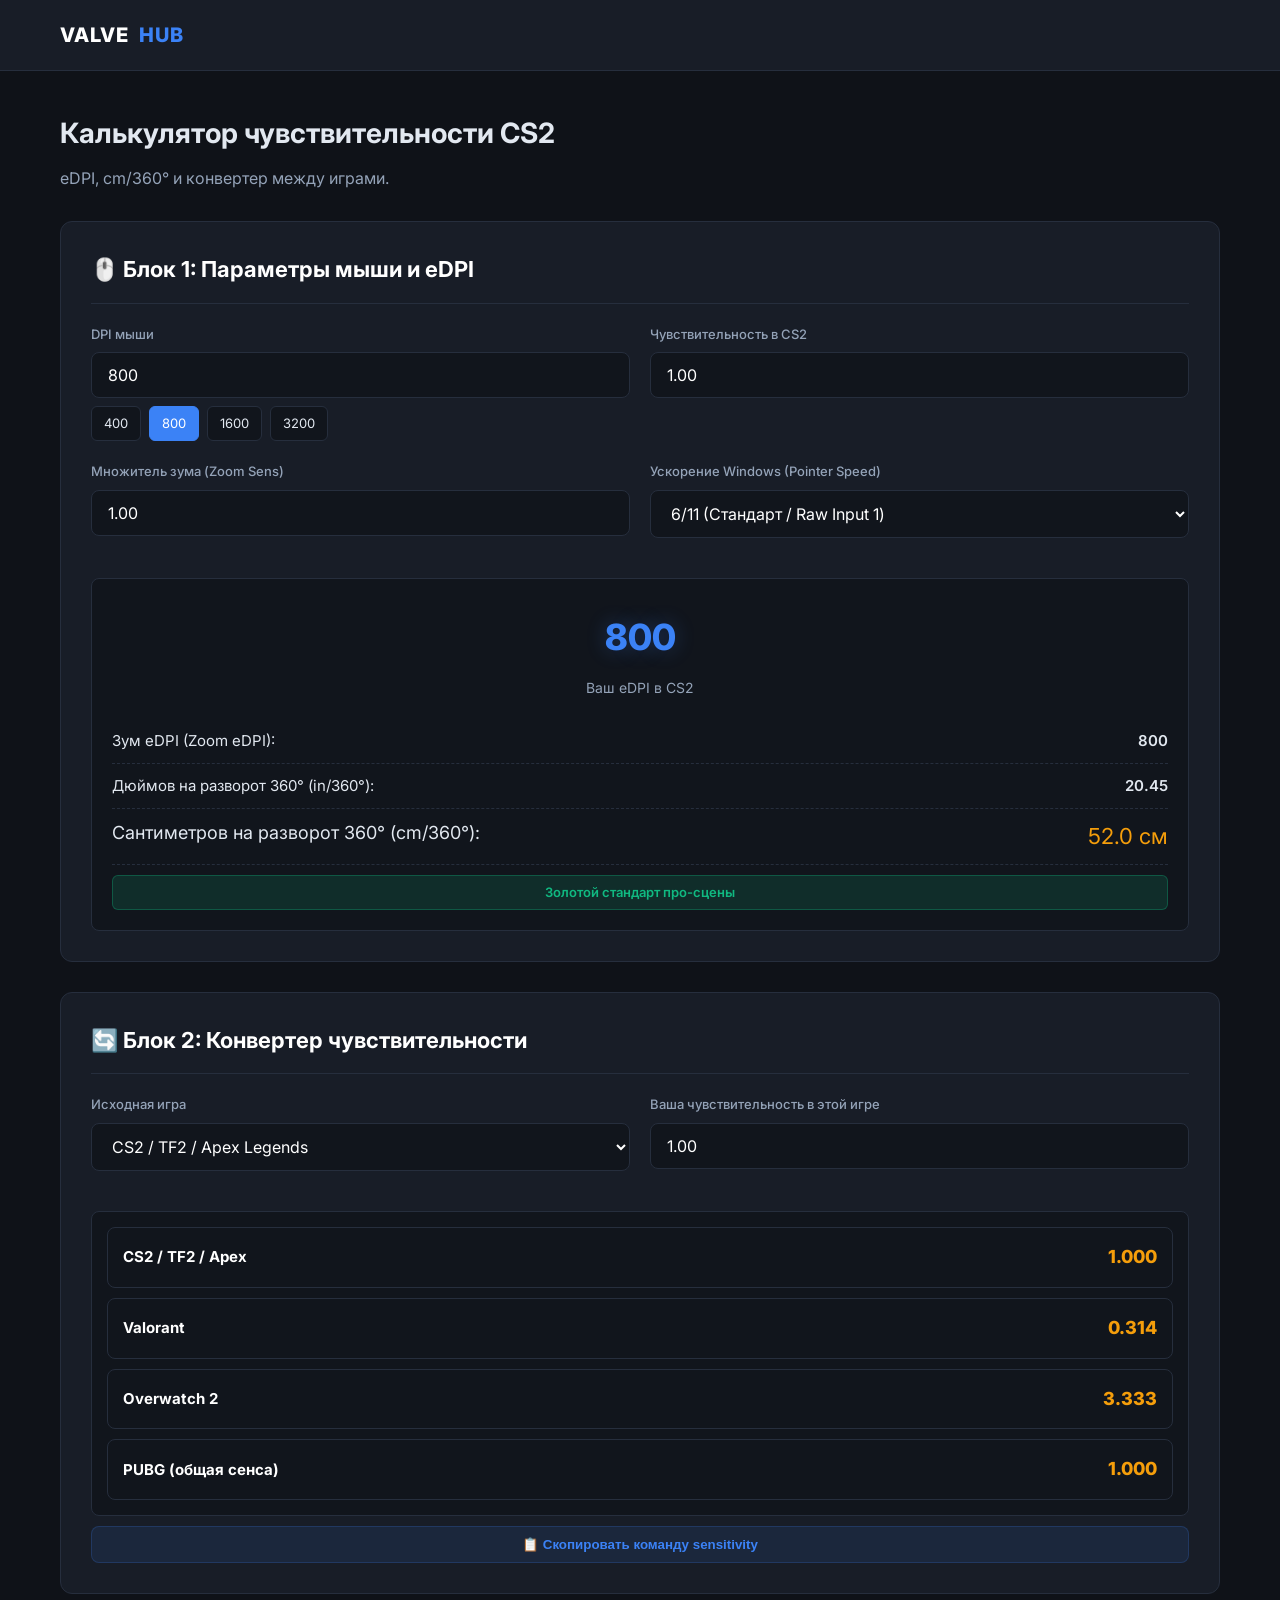
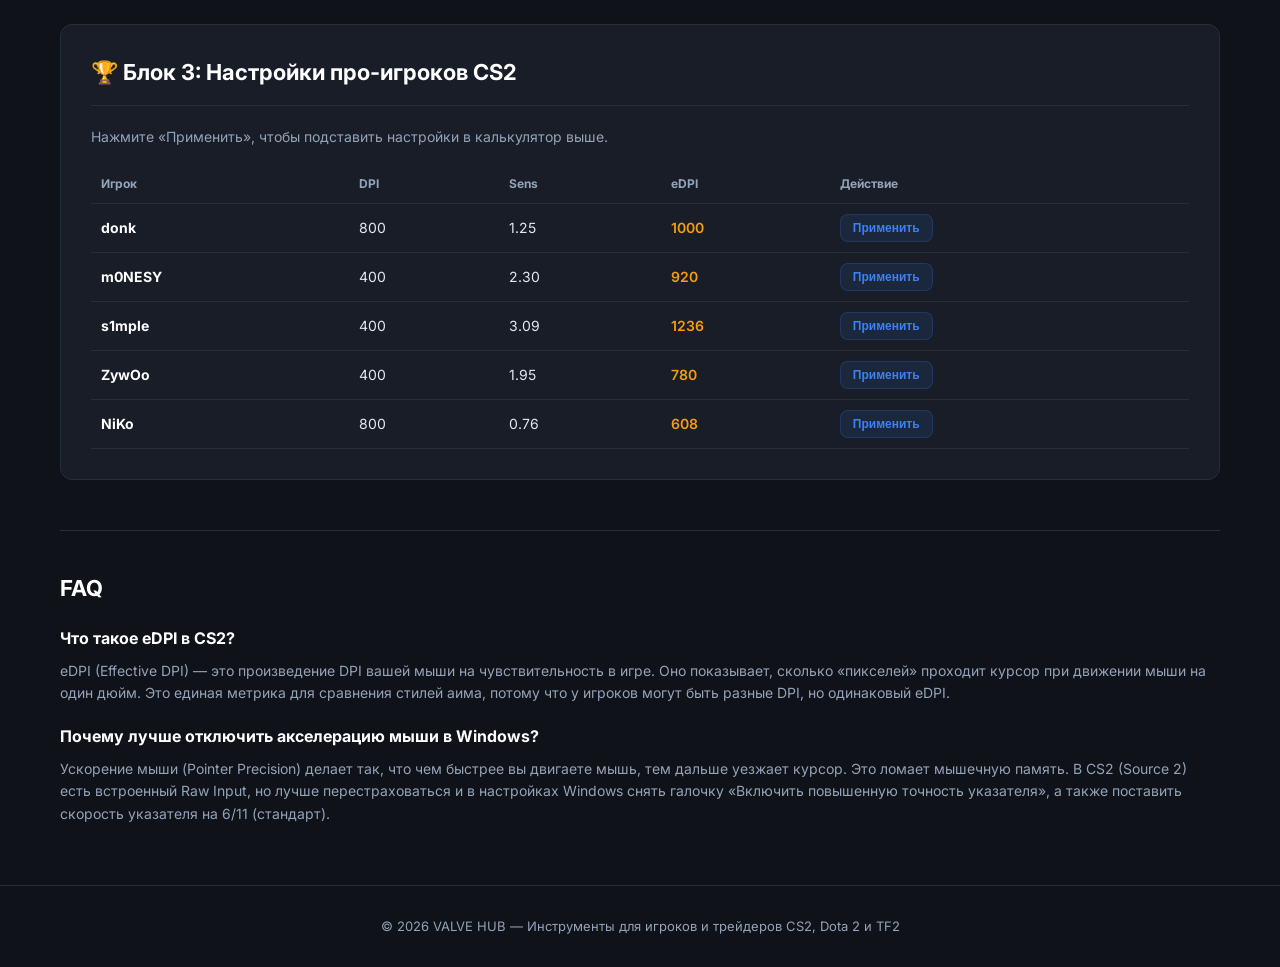
<file: cs2-sens.html>
<!DOCTYPE html>
<html lang="ru">
<head>
    <meta charset="UTF-8">
    <meta name="viewport" content="width=device-width, initial-scale=1.0">
    <title>Калькулятор чувствительности CS2 (eDPI и cm/360) | VALVE HUB</title>
    <meta name="description" content="Рассчитайте eDPI, сантиметры на разворот 360 градусов и сконвертируйте чувствительность между CS2, Valorant, Apex Legends и TF2.">
    <link rel="stylesheet" href="style.css">
    <link href="https://fonts.googleapis.com/css2?family=Inter:wght@400;500;600;700;800&display=swap" rel="stylesheet">
    <style>
        .chip-group {
            display: flex;
            gap: 8px;
            margin-top: 8px;
        }
        .chip {
            padding: 6px 12px;
            background: var(--bg-input);
            border: 1px solid var(--border);
            color: var(--text-main);
            border-radius: 6px;
            font-size: 13px;
            cursor: pointer;
            transition: 0.2s;
        }
        .chip:hover { border-color: var(--accent); }
        .chip.active { background: var(--accent); color: #fff; border-color: var(--accent); }
        
        .style-badge {
            display: inline-block;
            padding: 6px 12px;
            border-radius: 6px;
            font-size: 13px;
            font-weight: 600;
            margin-top: 10px;
            text-align: center;
            width: 100%;
        }
        .style-low { background: rgba(59, 130, 246, 0.15); color: var(--accent); border: 1px solid rgba(59, 130, 246, 0.3); }
        .style-gold { background: rgba(16, 185, 129, 0.15); color: var(--green); border: 1px solid rgba(16, 185, 129, 0.3); }
        .style-high { background: rgba(245, 158, 11, 0.15); color: var(--gold); border: 1px solid rgba(245, 158, 11, 0.3); }
        .style-extreme { background: rgba(239, 68, 68, 0.15); color: var(--red); border: 1px solid rgba(239, 68, 68, 0.3); }

        .big-result {
            font-size: 36px;
            font-weight: 800;
            color: var(--accent);
            text-align: center;
            margin: 10px 0;
            text-shadow: 0 0 20px rgba(59, 130, 246, 0.3);
        }
        .result-sub {
            text-align: center;
            font-size: 14px;
            color: var(--text-muted);
            margin-bottom: 20px;
        }

        .pro-table {
            width: 100%;
            border-collapse: collapse;
            margin-top: 10px;
        }
        .pro-table th {
            text-align: left;
            font-size: 12px;
            color: var(--text-muted);
            padding: 10px;
            border-bottom: 1px solid var(--border);
        }
        .pro-table td {
            padding: 10px;
            border-bottom: 1px solid var(--border);
            font-size: 14px;
        }
        .pro-table .btn {
            padding: 6px 12px;
            font-size: 12px;
            width: auto;
        }

        .conv-box {
            background: var(--bg-input);
            border: 1px solid var(--border);
            border-radius: 8px;
            padding: 15px;
            margin-bottom: 10px;
            display: flex;
            justify-content: space-between;
            align-items: center;
        }
        .conv-box:last-child { margin-bottom: 0; }
        .conv-game { font-weight: 700; color: #fff; font-size: 15px; }
        .conv-val { font-weight: 800; color: var(--gold); font-size: 18px; }
    </style>
</head>
<body>

    <header>
        <div class="nav-container">
            <a href="index.html" class="logo">VALVE<span>HUB</span></a>
            <ul class="nav-links"></ul>
        </div>
    </header>

    <main>
        <div style="margin-bottom: 30px;">
            <h1 style="font-size: 28px; margin-bottom: 10px;">Калькулятор чувствительности CS2</h1>
            <p style="color: var(--text-muted);">eDPI, cm/360° и конвертер между играми.</p>
        </div>

        <!-- БЛОК 1: Основной калькулятор -->
        <section class="calculator-section">
            <h2 class="calc-title">🖱️ Блок 1: Параметры мыши и eDPI</h2>
            
            <div class="form-row">
                <div class="form-group">
                    <label>DPI мыши</label>
                    <input type="number" id="dpi" value="800" min="100" max="32000" step="100">
                    <div class="chip-group">
                        <div class="chip" data-dpi="400">400</div>
                        <div class="chip active" data-dpi="800">800</div>
                        <div class="chip" data-dpi="1600">1600</div>
                        <div class="chip" data-dpi="3200">3200</div>
                    </div>
                </div>
                <div class="form-group">
                    <label>Чувствительность в CS2</label>
                    <input type="number" id="sens" value="1.00" min="0.01" max="10" step="0.01">
                </div>
            </div>

            <div class="form-row">
                <div class="form-group">
                    <label>Множитель зума (Zoom Sens)</label>
                    <input type="number" id="zoom" value="1.00" min="0.1" max="2.0" step="0.01">
                </div>
                <div class="form-group">
                    <label>Ускорение Windows (Pointer Speed)</label>
                    <select id="win-mult">
                        <option value="1.0">6/11 (Стандарт / Raw Input 1)</option>
                        <option value="0.75">5/11 (Замедление)</option>
                        <option value="1.5">7/11 (Ускорение)</option>
                    </select>
                </div>
            </div>

            <div class="results-box">
                <div class="big-result" id="edpi-result">800</div>
                <div class="result-sub">Ваш eDPI в CS2</div>
                
                <div class="result-row">
                    <span>Зум eDPI (Zoom eDPI):</span>
                    <span id="zoom-edpi" style="color: var(--text-main); font-weight: 600;">800</span>
                </div>
                <div class="result-row">
                    <span>Дюймов на разворот 360° (in/360°):</span>
                    <span id="in-360" style="color: var(--text-main); font-weight: 600;">20.45</span>
                </div>
                <div class="result-row" style="font-size: 18px;">
                    <span>Сантиметров на разворот 360° (cm/360°):</span>
                    <span id="cm-360" class="text-gold" style="font-size: 22px;">51.9 см</span>
                </div>
                <div class="style-badge style-gold" id="style-badge">Золотой стандарт про-сцены</div>
            </div>
        </section>

        <!-- БЛОК 2: Конвертер -->
        <section class="calculator-section">
            <h2 class="calc-title">🔄 Блок 2: Конвертер чувствительности</h2>
            
            <div class="form-row">
                <div class="form-group">
                    <label>Исходная игра</label>
                    <select id="conv-source">
                        <option value="cs2">CS2 / TF2 / Apex Legends</option>
                        <option value="valorant">Valorant</option>
                        <option value="overwatch">Overwatch 2</option>
                        <option value="pubg">PUBG</option>
                    </select>
                </div>
                <div class="form-group">
                    <label>Ваша чувствительность в этой игре</label>
                    <input type="number" id="conv-sens" value="1.00" min="0.01" step="0.01">
                </div>
            </div>

            <div class="results-box" style="padding: 15px;">
                <div class="conv-box">
                    <span class="conv-game">CS2 / TF2 / Apex</span>
                    <span class="conv-val" id="conv-cs2">1.00</span>
                </div>
                <div class="conv-box">
                    <span class="conv-game">Valorant</span>
                    <span class="conv-val" id="conv-valorant">0.31</span>
                </div>
                <div class="conv-box">
                    <span class="conv-game">Overwatch 2</span>
                    <span class="conv-val" id="conv-overwatch">3.33</span>
                </div>
                <div class="conv-box">
                    <span class="conv-game">PUBG (общая сенса)</span>
                    <span class="conv-val" id="conv-pubg">1.00</span>
                </div>
            </div>

            <button id="btn-copy-sens" class="btn" style="margin-top: 10px;">📋 Скопировать команду sensitivity</button>
        </section>

        <!-- БЛОК 3: Таблица про-игроков -->
        <section class="calculator-section">
            <h2 class="calc-title">🏆 Блок 3: Настройки про-игроков CS2</h2>
            <p style="color: var(--text-muted); font-size: 14px; margin-bottom: 15px;">Нажмите «Применить», чтобы подставить настройки в калькулятор выше.</p>
            
            <table class="pro-table">
                <thead>
                    <tr>
                        <th>Игрок</th>
                        <th>DPI</th>
                        <th>Sens</th>
                        <th>eDPI</th>
                        <th>Действие</th>
                    </tr>
                </thead>
                <tbody id="pro-tbody">
                    <!-- Заполняется через JS -->
                </tbody>
            </table>
        </section>

        <section class="faq-section">
            <h2 style="font-size: 22px; margin-bottom: 20px; color: #fff;">FAQ</h2>
            <div class="faq-item">
                <h3>Что такое eDPI в CS2?</h3>
                <p>eDPI (Effective DPI) — это произведение DPI вашей мыши на чувствительность в игре. Оно показывает, сколько «пикселей» проходит курсор при движении мыши на один дюйм. Это единая метрика для сравнения стилей аима, потому что у игроков могут быть разные DPI, но одинаковый eDPI.</p>
            </div>
            <div class="faq-item">
                <h3>Почему лучше отключить акселерацию мыши в Windows?</h3>
                <p>Ускорение мыши (Pointer Precision) делает так, что чем быстрее вы двигаете мышь, тем дальше уезжает курсор. Это ломает мышечную память. В CS2 (Source 2) есть встроенный Raw Input, но лучше перестраховаться и в настройках Windows снять галочку «Включить повышенную точность указателя», а также поставить скорость указателя на 6/11 (стандарт).</p>
            </div>
        </section>
    </main>

    <footer>
        <p>&copy; 2026 VALVE HUB — Инструменты для игроков и трейдеров CS2, Dota 2 и TF2</p>
    </footer>

    <script>
        window.onload = function() {
            const DPI_INPUT = document.getElementById('dpi');
            const SENS_INPUT = document.getElementById('sens');
            const ZOOM_INPUT = document.getElementById('zoom');
            const WIN_SELECT = document.getElementById('win-mult');
            
            const EDPI_RES = document.getElementById('edpi-result');
            const ZOOM_EDPI = document.getElementById('zoom-edpi');
            const IN_360 = document.getElementById('in-360');
            const CM_360 = document.getElementById('cm-360');
            const STYLE_BADGE = document.getElementById('style-badge');

            // --- Основной калькулятор ---
            function calcSens() {
                const dpi = parseFloat(DPI_INPUT.value) || 800;
                const sens = parseFloat(SENS_INPUT.value) || 1.0;
                const zoom = parseFloat(ZOOM_INPUT.value) || 1.0;
                const winMult = parseFloat(WIN_SELECT.value) || 1.0;

                // eDPI = DPI * Sens * WinMult
                const edpi = dpi * sens * winMult;
                EDPI_RES.textContent = Math.round(edpi);

                // Zoom eDPI
                const zEdpi = edpi * zoom;
                ZOOM_EDPI.textContent = Math.round(zEdpi);

                // CM/360 (Source yaw = 0.022)
                const cm360 = (360 / (edpi * 0.022)) * 2.54;
                const in360 = cm360 / 2.54;

                CM_360.textContent = cm360.toFixed(1) + ' см';
                IN_360.textContent = in360.toFixed(2);

                // Стиль
                let styleText = '';
                let styleClass = '';
                if (edpi < 600) {
                    styleText = 'Очень низкая (стиль NiKo / Twistzz)';
                    styleClass = 'style-low';
                } else if (edpi >= 600 && edpi <= 1000) {
                    styleText = 'Золотой стандарт про-сцены';
                    styleClass = 'style-gold';
                } else if (edpi > 1000 && edpi <= 1400) {
                    styleText = 'Повышенная (агрессивный аим)';
                    styleClass = 'style-high';
                } else {
                    styleText = 'Слишком высокая (сложно контролировать)';
                    styleClass = 'style-extreme';
                }
                STYLE_BADGE.textContent = styleText;
                STYLE_BADGE.className = 'style-badge ' + styleClass;

                // Обновляем конвертер
                updateConverter('cs2');
            }

            // --- Обработка чипов DPI ---
            document.querySelectorAll('.chip').forEach(chip => {
                chip.addEventListener('click', () => {
                    document.querySelectorAll('.chip').forEach(c => c.classList.remove('active'));
                    chip.classList.add('active');
                    DPI_INPUT.value = chip.dataset.dpi;
                    calcSens();
                });
            });

            // Слушатели
            DPI_INPUT.addEventListener('input', () => {
                document.querySelectorAll('.chip').forEach(c => {
                    if (c.dataset.dpi === DPI_INPUT.value) c.classList.add('active');
                    else c.classList.remove('active');
                });
                calcSens();
            });
            SENS_INPUT.addEventListener('input', calcSens);
            ZOOM_INPUT.addEventListener('input', calcSens);
            WIN_SELECT.addEventListener('change', calcSens);


            // --- Блок 2: Конвертер ---
            const CONV_SOURCE = document.getElementById('conv-source');
            const CONV_SENS = document.getElementById('conv-sens');
            
            function updateConverter(sourceGame) {
                let baseCs2 = 0;
                
                // Приводим всё к CS2
                if (sourceGame === 'cs2') {
                    baseCs2 = parseFloat(CONV_SENS.value) || 0;
                } else if (sourceGame === 'valorant') {
                    baseCs2 = (parseFloat(CONV_SENS.value) || 0) * 3.181818;
                } else if (sourceGame === 'overwatch') {
                    baseCs2 = (parseFloat(CONV_SENS.value) || 0) / 3.333333;
                } else if (sourceGame === 'pubg') {
                    baseCs2 = (parseFloat(CONV_SENS.value) || 0); // Условно 1 к 1
                }

                // Из CS2 во все остальные
                document.getElementById('conv-cs2').textContent = baseCs2.toFixed(3);
                document.getElementById('conv-valorant').textContent = (baseCs2 / 3.181818).toFixed(3);
                document.getElementById('conv-overwatch').textContent = (baseCs2 * 3.333333).toFixed(3);
                document.getElementById('conv-pubg').textContent = baseCs2.toFixed(3);
            }

            CONV_SOURCE.addEventListener('change', () => {
                // При смене игры сбрасываем значение на дефолт для этой игры, если нужно
                // Но проще просто пересчитать то, что есть
                updateConverter(CONV_SOURCE.value);
            });
            CONV_SENS.addEventListener('input', () => {
                updateConverter(CONV_SOURCE.value);
            });

            // Кнопка копирования
            document.getElementById('btn-copy-sens').addEventListener('click', () => {
                const cs2Val = document.getElementById('conv-cs2').textContent;
                const cmd = `sensitivity ${cs2Val}`;
                
                navigator.clipboard.writeText(cmd).then(() => {
                    const btn = document.getElementById('btn-copy-sens');
                    const orig = btn.textContent;
                    btn.textContent = '✅ Скопировано!';
                    btn.style.background = 'var(--green)';
                    btn.style.color = '#fff';
                    setTimeout(() => {
                        btn.textContent = orig;
                        btn.style.background = '';
                        btn.style.color = '';
                    }, 2000);
                });
            });


            // --- Блок 3: Таблица про ---
            const pros = [
                { name: 'donk', dpi: 800, sens: 1.25, zoom: 1.0 },
                { name: 'm0NESY', dpi: 400, sens: 2.30, zoom: 1.0 },
                { name: 's1mple', dpi: 400, sens: 3.09, zoom: 1.0 },
                { name: 'ZywOo', dpi: 400, sens: 1.95, zoom: 1.0 },
                { name: 'NiKo', dpi: 800, sens: 0.76, zoom: 0.90 }
            ];

            const tbody = document.getElementById('pro-tbody');
            pros.forEach(p => {
                const edpi = p.dpi * p.sens;
                const tr = document.createElement('tr');
                tr.innerHTML = `
                    <td style="font-weight: 700; color: #fff;">${p.name}</td>
                    <td>${p.dpi}</td>
                    <td>${p.sens.toFixed(2)}</td>
                    <td style="color: var(--gold); font-weight: 600;">${Math.round(edpi)}</td>
                    <td><button class="btn btn-apply" data-dpi="${p.dpi}" data-sens="${p.sens}" data-zoom="${p.zoom}">Применить</button></td>
                `;
                tbody.appendChild(tr);
            });

            tbody.querySelectorAll('.btn-apply').forEach(btn => {
                btn.addEventListener('click', () => {
                    DPI_INPUT.value = btn.dataset.dpi;
                    SENS_INPUT.value = btn.dataset.sens;
                    ZOOM_INPUT.value = btn.dataset.zoom;
                    WIN_SELECT.value = "1.0"; // Сбрасываем на стандарт
                    
                    // Обновляем чипы
                    document.querySelectorAll('.chip').forEach(c => {
                        if (c.dataset.dpi === btn.dataset.dpi) c.classList.add('active');
                        else c.classList.remove('active');
                    });

                    calcSens();
                    
                    // Прокрутка к результату
                    document.querySelector('.big-result').scrollIntoView({ behavior: 'smooth', block: 'center' });
                });
            });

            // Первичный расчет
            calcSens();
            updateConverter('cs2');
        };
    </script>
    
    <script src="nav.js"></script>
</body>
</html>
</file>
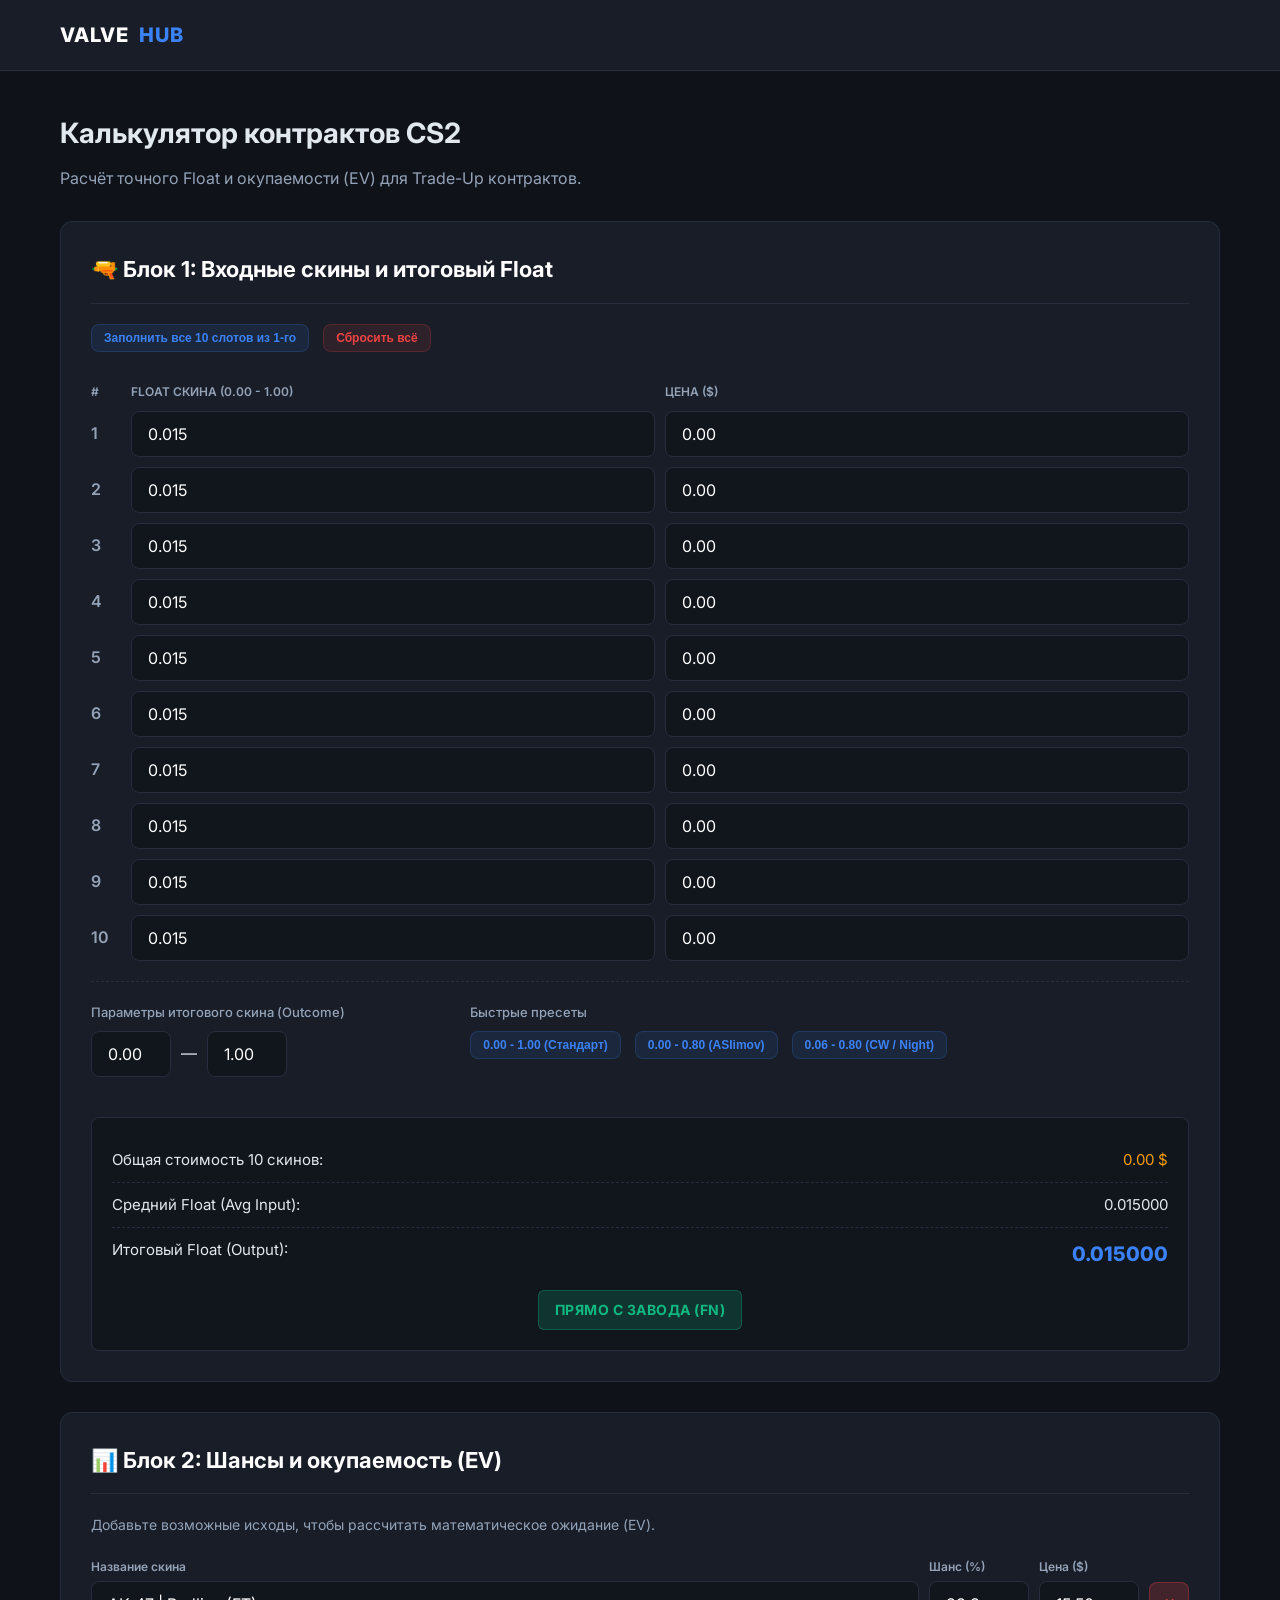
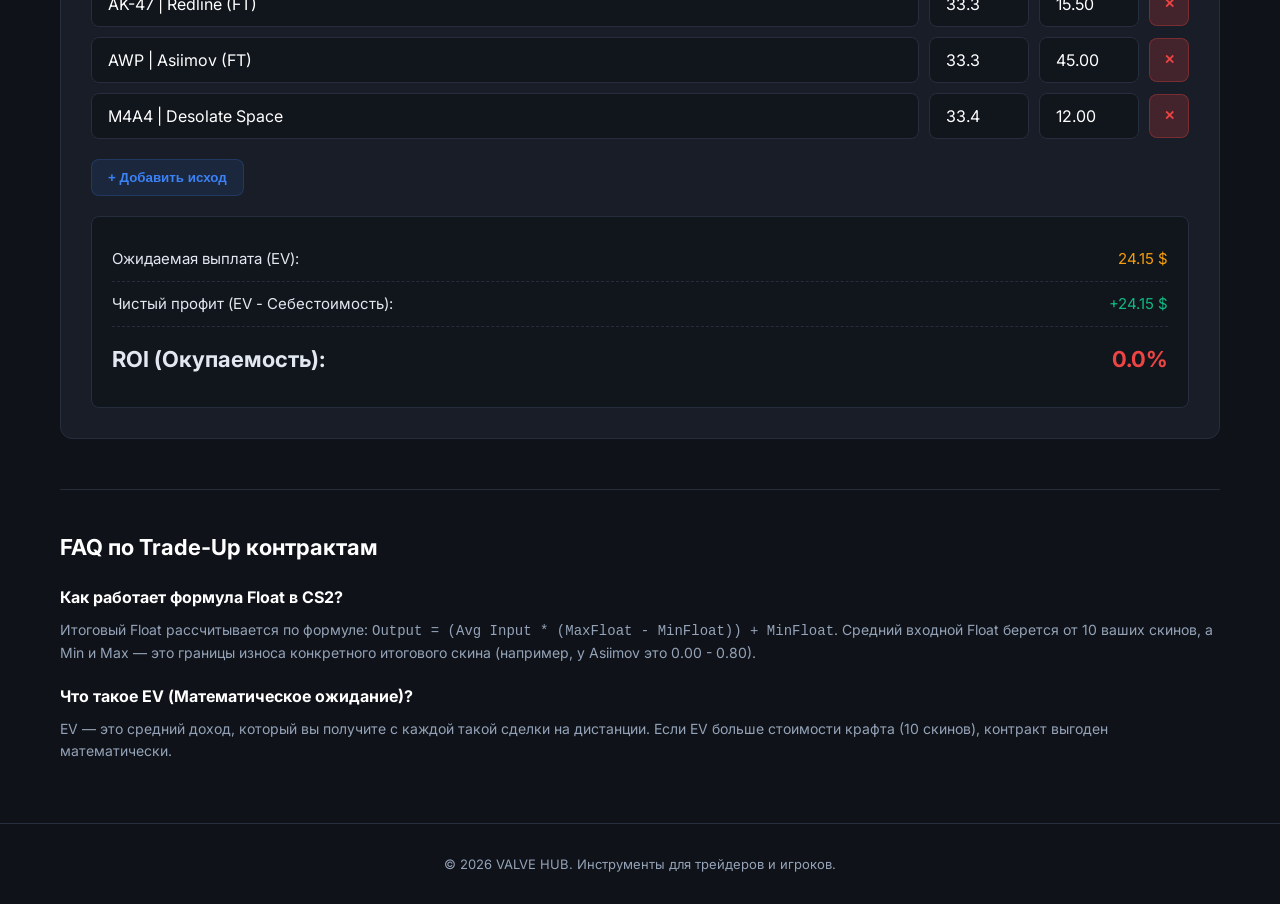
<file: cs2-tradeup.html>
<!DOCTYPE html>
<html lang="ru">
<head>
    <meta charset="UTF-8">
    <meta name="viewport" content="width=device-width, initial-scale=1.0">
    <title>CS2 Trade-Up Калькулятор Контрактов | VALVE HUB</title>
    <meta name="description" content="Профессиональный калькулятор контрактов обмена CS2. Рассчитайте средний Float, итоговое качество скина и математическое ожидание прибыли.">
    <link rel="stylesheet" href="style.css">
    <link href="https://fonts.googleapis.com/css2?family=Inter:wght@400;500;600;700;800&display=swap" rel="stylesheet">
    <style>
        /* Дополнительные стили для специфических элементов CS2 */
        .cs2-grid {
            display: grid;
            grid-template-columns: 30px 1fr 1fr;
            gap: 10px;
            align-items: center;
            margin-bottom: 10px;
        }
        .cs2-grid-header {
            font-size: 12px;
            color: var(--text-muted);
            font-weight: 600;
            text-transform: uppercase;
            margin-bottom: 10px;
        }
        .btn-small {
            padding: 6px 12px;
            font-size: 12px;
            width: auto;
            display: inline-block;
            margin-right: 10px;
            margin-bottom: 10px;
        }
        .preset-btn.active {
            background: var(--accent);
            color: #fff;
            border-color: var(--accent);
        }
        .badge-fn { background: rgba(16, 185, 129, 0.2); color: var(--green); border: 1px solid rgba(16, 185, 129, 0.3); }
        .badge-mw { background: rgba(163, 230, 53, 0.2); color: #a3e635; border: 1px solid rgba(163, 230, 53, 0.3); }
        .badge-ft { background: rgba(245, 158, 11, 0.2); color: var(--gold); border: 1px solid rgba(245, 158, 11, 0.3); }
        .badge-ww { background: rgba(249, 115, 22, 0.2); color: #f97316; border: 1px solid rgba(249, 115, 22, 0.3); }
        .badge-bs { background: rgba(239, 68, 68, 0.2); color: var(--red); border: 1px solid rgba(239, 68, 68, 0.3); }
        
        .outcome-row {
            display: grid;
            grid-template-columns: 1fr 100px 100px 40px;
            gap: 10px;
            align-items: center;
            margin-bottom: 10px;
        }
        .remove-btn {
            background: rgba(239, 68, 68, 0.2);
            color: var(--red);
            border: 1px solid rgba(239, 68, 68, 0.3);
            border-radius: 8px;
            height: 44px;
            cursor: pointer;
            font-weight: bold;
            transition: 0.2s;
        }
        .remove-btn:hover {
            background: var(--red);
            color: #fff;
        }
        .error-text {
            color: var(--red);
            font-size: 13px;
            font-weight: 600;
            margin-top: 5px;
            display: none;
        }
        @media (max-width: 600px) {
            .cs2-grid { grid-template-columns: 25px 1fr 1fr; }
            .outcome-row { grid-template-columns: 1fr 80px 80px 40px; }
        }
    </style>
</head>
<body>

    <!-- Шапка (меню подставит nav.js) -->
    <header>
        <div class="nav-container">
            <a href="index.html" class="logo">VALVE<span>HUB</span></a>
            <ul class="nav-links"></ul>
        </div>
    </header>

    <main>
        <div style="margin-bottom: 30px;">
            <h1 style="font-size: 28px; margin-bottom: 10px;">Калькулятор контрактов CS2</h1>
            <p style="color: var(--text-muted);">Расчёт точного Float и окупаемости (EV) для Trade-Up контрактов.</p>
        </div>

        <!-- БЛОК 1: Float и износ -->
        <section class="calculator-section">
            <h2 class="calc-title">🔫 Блок 1: Входные скины и итоговый Float</h2>
            
            <div style="margin-bottom: 20px;">
                <button id="btn-fill" class="btn btn-small">Заполнить все 10 слотов из 1-го</button>
                <button id="btn-reset" class="btn btn-small" style="background: rgba(239, 68, 68, 0.1); color: var(--red); border-color: rgba(239, 68, 68, 0.2);">Сбросить всё</button>
            </div>

            <div class="cs2-grid cs2-grid-header">
                <div>#</div>
                <div>Float скина (0.00 - 1.00)</div>
                <div>Цена ($)</div>
            </div>

            <div id="slots-container">
                <!-- Слоты будут сгенерированы через JS -->
            </div>

            <div style="display: flex; gap: 20px; flex-wrap: wrap; margin-top: 20px; padding-top: 20px; border-top: 1px dashed var(--border);">
                <div class="form-group" style="flex: 1; min-width: 200px;">
                    <label>Параметры итогового скина (Outcome)</label>
                    <div style="display: flex; gap: 10px; align-items: center;">
                        <input type="number" id="outcome-min" value="0.00" step="0.01" min="0" max="1" style="width: 80px;">
                        <span>—</span>
                        <input type="number" id="outcome-max" value="1.00" step="0.01" min="0" max="1" style="width: 80px;">
                    </div>
                </div>
                <div class="form-group" style="flex: 2; min-width: 300px;">
                    <label>Быстрые пресеты</label>
                    <div>
                        <button class="btn btn-small preset-btn" data-min="0.00" data-max="1.00">0.00 - 1.00 (Стандарт)</button>
                        <button class="btn btn-small preset-btn" data-min="0.00" data-max="0.80">0.00 - 0.80 (ASIimov)</button>
                        <button class="btn btn-small preset-btn" data-min="0.06" data-max="0.80">0.06 - 0.80 (CW / Night)</button>
                    </div>
                </div>
            </div>

            <div class="results-box">
                <div class="result-row">
                    <span>Общая стоимость 10 скинов:</span>
                    <span id="total-cost" class="text-gold">0.00 $</span>
                </div>
                <div class="result-row">
                    <span>Средний Float (Avg Input):</span>
                    <span id="avg-float">0.000000</span>
                </div>
                <div class="result-row" style="border-bottom: none;">
                    <span>Итоговый Float (Output):</span>
                    <span id="output-float" style="font-size: 20px; font-weight: 800; color: var(--accent);">0.000000</span>
                </div>
                <div style="text-align: center; margin-top: 10px;">
                    <span id="quality-badge" class="badge badge-common" style="font-size: 14px; padding: 8px 16px;">—</span>
                </div>
            </div>
        </section>

        <!-- БЛОК 2: Конструктор исходов и EV -->
        <section class="calculator-section">
            <h2 class="calc-title">📊 Блок 2: Шансы и окупаемость (EV)</h2>
            <p style="color: var(--text-muted); font-size: 14px; margin-bottom: 20px;">Добавьте возможные исходы, чтобы рассчитать математическое ожидание (EV).</p>

            <div class="outcome-row" style="font-size: 12px; color: var(--text-muted); font-weight: 600; margin-bottom: 5px;">
                <div>Название скина</div>
                <div>Шанс (%)</div>
                <div>Цена ($)</div>
                <div></div>
            </div>

            <div id="outcomes-container">
                <!-- Исходы будут добавляться через JS -->
            </div>

            <button id="btn-add-outcome" class="btn" style="margin-top: 10px; width: auto;">+ Добавить исход</button>
            <div id="chance-error" class="error-text">Внимание: Сумма шансов не равна 100%!</div>

            <div class="results-box">
                <div class="result-row">
                    <span>Ожидаемая выплата (EV):</span>
                    <span id="ev-result" class="text-gold">0.00 $</span>
                </div>
                <div class="result-row">
                    <span>Чистый профит (EV - Себестоимость):</span>
                    <span id="net-profit">0.00 $</span>
                </div>
                <div class="result-row" style="font-size: 22px;">
                    <span>ROI (Окупаемость):</span>
                    <span id="roi-result">0.0%</span>
                </div>
            </div>
        </section>

        <section class="faq-section">
            <h2 style="font-size: 22px; margin-bottom: 20px; color: #fff;">FAQ по Trade-Up контрактам</h2>
            <div class="faq-item">
                <h3>Как работает формула Float в CS2?</h3>
                <p>Итоговый Float рассчитывается по формуле: <code>Output = (Avg Input * (MaxFloat - MinFloat)) + MinFloat</code>. Средний входной Float берется от 10 ваших скинов, а Min и Max — это границы износа конкретного итогового скина (например, у Asiimov это 0.00 - 0.80).</p>
            </div>
            <div class="faq-item">
                <h3>Что такое EV (Математическое ожидание)?</h3>
                <p>EV — это средний доход, который вы получите с каждой такой сделки на дистанции. Если EV больше стоимости крафта (10 скинов), контракт выгоден математически.</p>
            </div>
        </section>
    </main>

    <footer>
        <p>&copy; 2026 VALVE HUB. Инструменты для трейдеров и игроков.</p>
    </footer>

    <script>
        window.onload = function() {
            // --- ГЕНЕРАЦИЯ 10 СЛОТОВ ---
            const slotsContainer = document.getElementById('slots-container');
            for (let i = 1; i <= 10; i++) {
                const div = document.createElement('div');
                div.className = 'cs2-grid';
                div.innerHTML = `
                    <div style="color: var(--text-muted); font-weight: 600;">${i}</div>
                    <input type="number" class="input-float" value="0.015" step="0.0001" min="0" max="1">
                    <input type="number" class="input-price" value="0.00" step="0.01" min="0">
                `;
                slotsContainer.appendChild(div);
            }

            const floatInputs = document.querySelectorAll('.input-float');
            const priceInputs = document.querySelectorAll('.input-price');
            const outcomeMin = document.getElementById('outcome-min');
            const outcomeMax = document.getElementById('outcome-max');

            // --- ЛОГИКА РАСЧЕТА FLOAT ---
            function calcFloat() {
                let sumFloat = 0;
                let sumPrice = 0;
                
                for (let i = 0; i < 10; i++) {
                    let f = parseFloat(floatInputs[i].value);
                    let p = parseFloat(priceInputs[i].value);
                    sumFloat += isNaN(f) ? 0 : Math.max(0, Math.min(1, f));
                    sumPrice += isNaN(p) ? 0 : Math.max(0, p);
                }

                const avgInput = sumFloat / 10;
                const minF = parseFloat(outcomeMin.value) || 0;
                const maxF = parseFloat(outcomeMax.value) || 1;

                const outputFloat = (avgInput * (maxF - minF)) + minF;

                document.getElementById('total-cost').textContent = sumPrice.toFixed(2) + ' $';
                document.getElementById('avg-float').textContent = avgInput.toFixed(6);
                document.getElementById('output-float').textContent = outputFloat.toFixed(6);

                const badge = document.getElementById('quality-badge');
                let qualityText = '';
                let qualityClass = '';

                if (outputFloat < 0.07) {
                    qualityText = 'Прямо с завода (FN)';
                    qualityClass = 'badge-fn';
                } else if (outputFloat < 0.15) {
                    qualityText = 'Немного поношенное (MW)';
                    qualityClass = 'badge-mw';
                } else if (outputFloat < 0.38) {
                    qualityText = 'После полевых (FT)';
                    qualityClass = 'badge-ft';
                } else if (outputFloat < 0.45) {
                    qualityText = 'Поношенное (WW)';
                    qualityClass = 'badge-ww';
                } else {
                    qualityText = 'Закалённое в боях (BS)';
                    qualityClass = 'badge-bs';
                }

                badge.textContent = qualityText;
                badge.className = 'badge ' + qualityClass;
                
                calcEV(sumPrice);
            }

            floatInputs.forEach(el => el.addEventListener('input', calcFloat));
            priceInputs.forEach(el => el.addEventListener('input', calcFloat));
            outcomeMin.addEventListener('input', calcFloat);
            outcomeMax.addEventListener('input', calcFloat);

            document.querySelectorAll('.preset-btn').forEach(btn => {
                btn.addEventListener('click', (e) => {
                    e.preventDefault();
                    outcomeMin.value = parseFloat(btn.dataset.min).toFixed(2);
                    outcomeMax.value = parseFloat(btn.dataset.max).toFixed(2);
                    calcFloat();
                });
            });

            document.getElementById('btn-fill').addEventListener('click', () => {
                const firstFloat = floatInputs[0].value;
                const firstPrice = priceInputs[0].value;
                floatInputs.forEach(el => el.value = firstFloat);
                priceInputs.forEach(el => el.value = firstPrice);
                calcFloat();
            });

            document.getElementById('btn-reset').addEventListener('click', () => {
                floatInputs.forEach(el => el.value = '0.015');
                priceInputs.forEach(el => el.value = '0.00');
                outcomeMin.value = '0.00';
                outcomeMax.value = '1.00';
                calcFloat();
            });


            // --- БЛОК 2: КОНСТРУКТОР EV ---
            const outcomesContainer = document.getElementById('outcomes-container');
            let outcomeCount = 0;

            function addOutcomeRow(name = '', chance = '', price = '') {
                if (outcomeCount >= 6) return;
                outcomeCount++;

                const div = document.createElement('div');
                div.className = 'outcome-row';
                div.innerHTML = `
                    <input type="text" class="out-name" placeholder="Название скина" value="${name}">
                    <input type="number" class="out-chance" placeholder="Шанс %" value="${chance}" step="0.1" min="0" max="100">
                    <input type="number" class="out-price" placeholder="Цена $" value="${price}" step="0.01" min="0">
                    <button class="remove-btn" title="Удалить">✕</button>
                `;
                
                div.querySelector('.out-chance').addEventListener('input', () => calcEV());
                div.querySelector('.out-price').addEventListener('input', () => calcEV());
                div.querySelector('.remove-btn').addEventListener('click', () => {
                    div.remove();
                    outcomeCount--;
                    calcEV();
                });

                outcomesContainer.appendChild(div);
                calcEV();
            }

            function calcEV(currentCost = null) {
                let cost = currentCost;
                if (cost === null) {
                    cost = 0;
                    priceInputs.forEach(el => {
                        let p = parseFloat(el.value);
                        cost += isNaN(p) ? 0 : Math.max(0, p);
                    });
                }

                let totalChance = 0;
                let ev = 0;
                
                const rows = outcomesContainer.querySelectorAll('.outcome-row');
                rows.forEach(row => {
                    const chance = parseFloat(row.querySelector('.out-chance').value) || 0;
                    const price = parseFloat(row.querySelector('.out-price').value) || 0;
                    
                    totalChance += chance;
                    ev += price * (chance / 100);
                });

                const errEl = document.getElementById('chance-error');
                if (rows.length > 0 && Math.abs(totalChance - 100) > 0.1) {
                    errEl.style.display = 'block';
                    errEl.textContent = `Внимание: Сумма шансов ${totalChance.toFixed(1)}% (должна быть 100%)`;
                } else {
                    errEl.style.display = 'none';
                }

                const netProfit = ev - cost;
                const roi = cost > 0 ? (netProfit / cost) * 100 : 0;

                document.getElementById('ev-result').textContent = ev.toFixed(2) + ' $';
                
                const profitEl = document.getElementById('net-profit');
                profitEl.textContent = (netProfit > 0 ? '+' : '') + netProfit.toFixed(2) + ' $';
                profitEl.className = netProfit > 0 ? 'text-green' : 'text-red';

                const roiEl = document.getElementById('roi-result');
                roiEl.textContent = (roi > 0 ? '+' : '') + roi.toFixed(1) + '%';
                roiEl.className = roi > 0 ? 'text-green' : 'text-red';
            }

            addOutcomeRow('AK-47 | Redline (FT)', '33.3', '15.50');
            addOutcomeRow('AWP | Asiimov (FT)', '33.3', '45.00');
            addOutcomeRow('M4A4 | Desolate Space', '33.4', '12.00');

            document.getElementById('btn-add-outcome').addEventListener('click', () => {
                addOutcomeRow();
            });

            calcFloat();
        };
    </script>
    
    <script src="nav.js"></script>
</body>
</html>
</file>
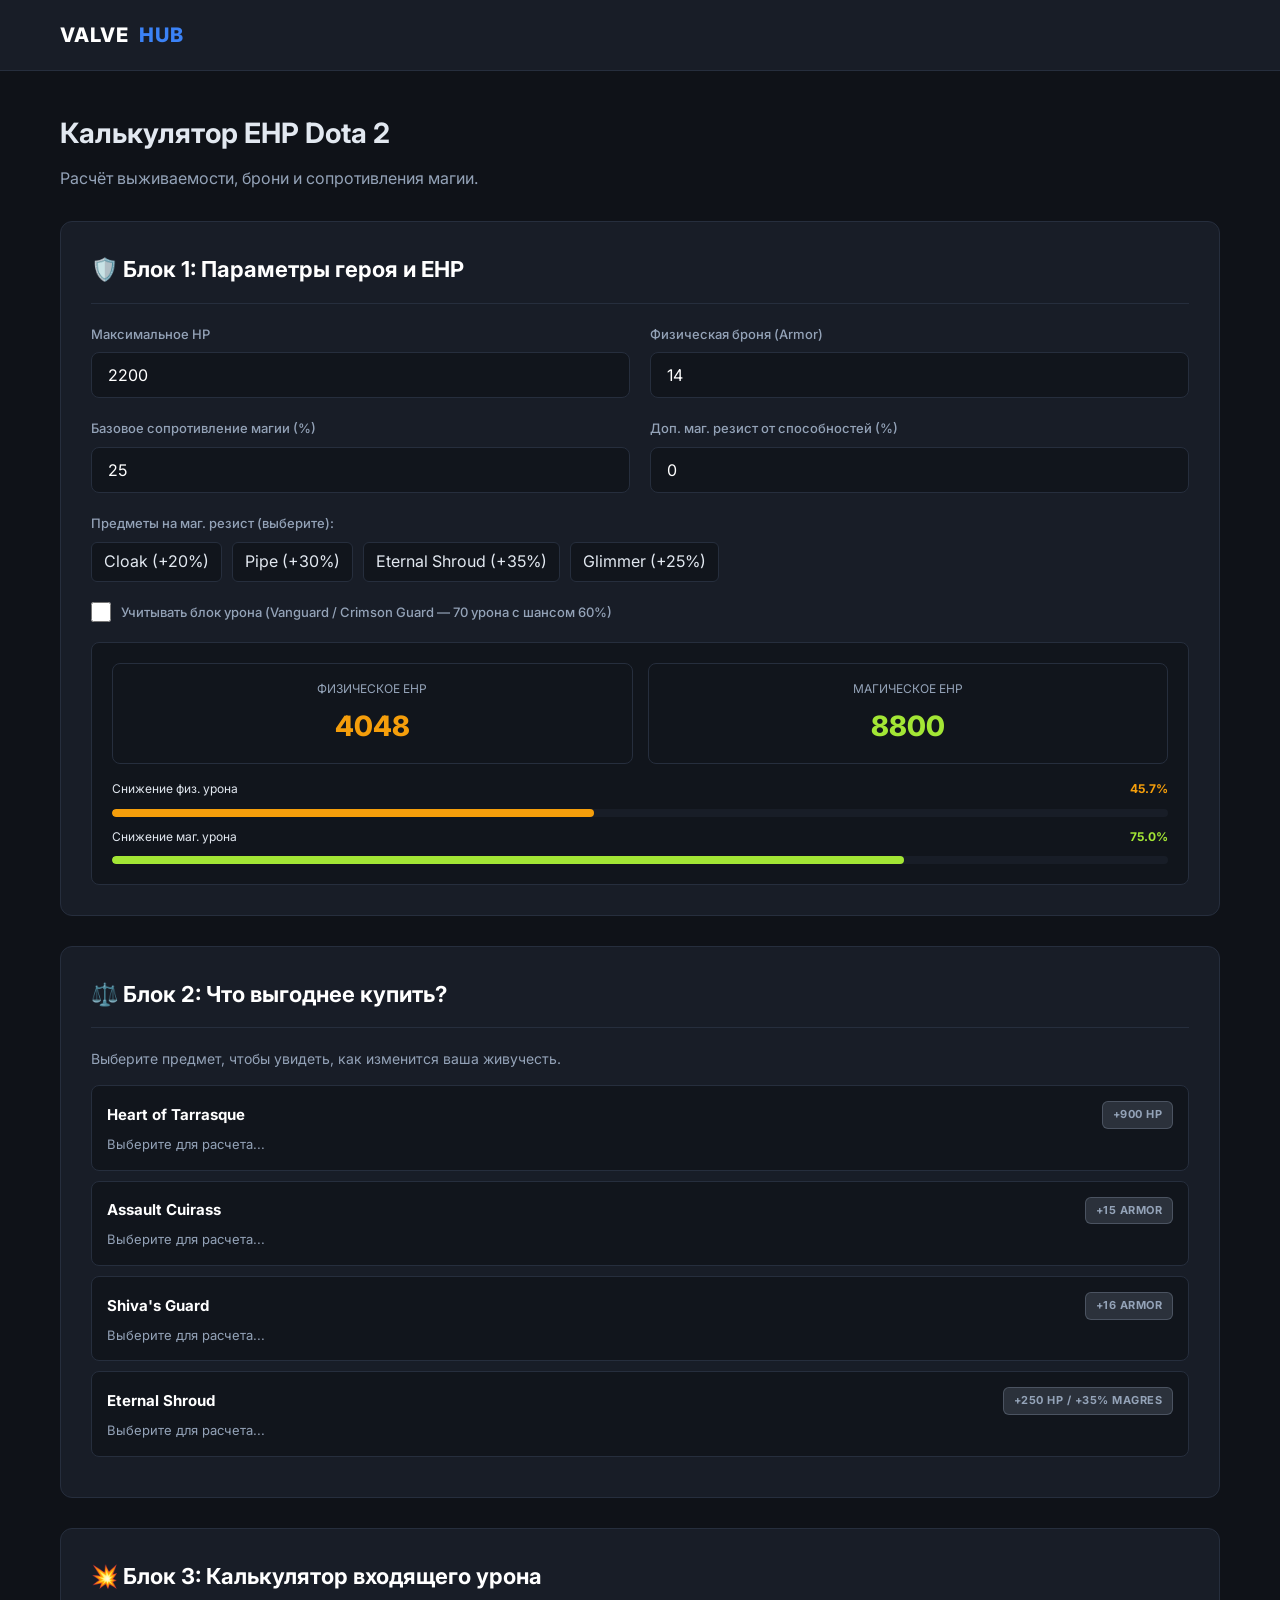
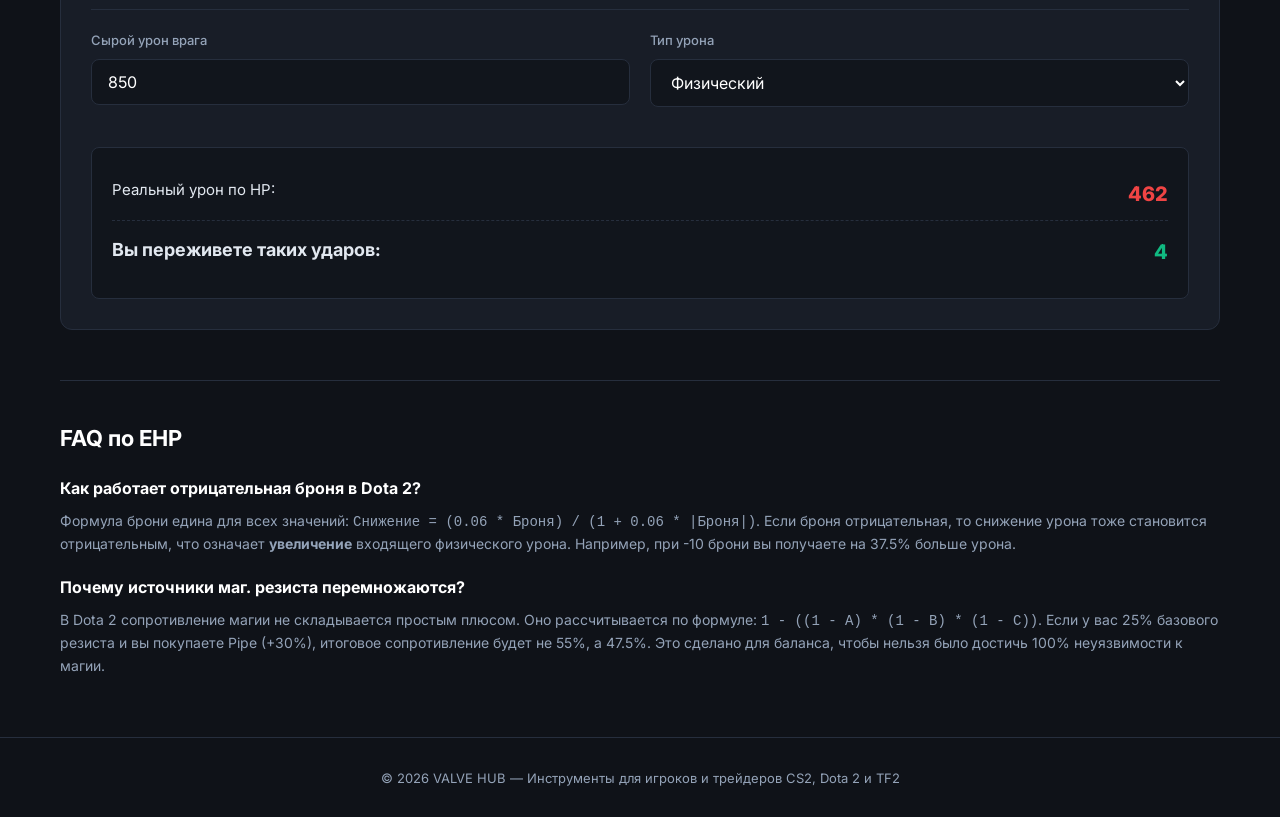
<file: dota2-ehp.html>
<!DOCTYPE html>
<html lang="ru">
<head>
    <meta charset="UTF-8">
    <meta name="viewport" content="width=device-width, initial-scale=1.0">
    <title>Калькулятор EHP и Брони Dota 2 | VALVE HUB</title>
    <meta name="description" content="Калькулятор эффективного здоровья (EHP) Dota 2. Расчет физической брони, сопротивления магии, входящего урона и сравнение защитных предметов.">
    <link rel="stylesheet" href="style.css">
    <link href="https://fonts.googleapis.com/css2?family=Inter:wght@400;500;600;700;800&display=swap" rel="stylesheet">
    <style>
        .ehp-grid {
            display: grid;
            grid-template-columns: 1fr 1fr;
            gap: 15px;
            margin-bottom: 15px;
        }
        .ehp-card {
            background: var(--bg-input);
            border: 1px solid var(--border);
            border-radius: 8px;
            padding: 15px;
            text-align: center;
        }
        .ehp-label {
            font-size: 12px;
            color: var(--text-muted);
            text-transform: uppercase;
            margin-bottom: 5px;
        }
        .ehp-value {
            font-size: 28px;
            font-weight: 800;
            color: var(--accent);
        }
        .ehp-value.phys { color: var(--gold); }
        .ehp-value.mag { color: #a3e635; }

        .progress-bar-bg {
            height: 8px;
            background: var(--bg-card);
            border-radius: 4px;
            margin-top: 10px;
            overflow: hidden;
        }
        .progress-bar-fill {
            height: 100%;
            border-radius: 4px;
            transition: width 0.3s ease;
        }

        .compare-card {
            background: var(--bg-input);
            border: 1px solid var(--border);
            border-radius: 8px;
            padding: 15px;
            margin-bottom: 10px;
            cursor: pointer;
            transition: 0.2s;
        }
        .compare-card:hover {
            border-color: var(--accent);
        }
        .compare-card.active {
            border-color: var(--green);
            background: rgba(16, 185, 129, 0.05);
        }
        .compare-header {
            display: flex;
            justify-content: space-between;
            align-items: center;
            margin-bottom: 5px;
        }
        .compare-title {
            font-weight: 700;
            color: #fff;
            font-size: 15px;
        }
        .compare-stats {
            font-size: 13px;
            color: var(--text-muted);
        }
        .text-green { color: var(--green); }
        .text-red { color: var(--red); }
    </style>
</head>
<body>

    <header>
        <div class="nav-container">
            <a href="index.html" class="logo">VALVE<span>HUB</span></a>
            <ul class="nav-links"></ul>
        </div>
    </header>

    <main>
        <div style="margin-bottom: 30px;">
            <h1 style="font-size: 28px; margin-bottom: 10px;">Калькулятор EHP Dota 2</h1>
            <p style="color: var(--text-muted);">Расчёт выживаемости, брони и сопротивления магии.</p>
        </div>

        <!-- БЛОК 1: Основные параметры и EHP -->
        <section class="calculator-section">
            <h2 class="calc-title">🛡️ Блок 1: Параметры героя и EHP</h2>
            
            <div class="form-row">
                <div class="form-group">
                    <label>Максимальное HP</label>
                    <input type="number" id="hero-hp" value="2200" min="100" max="15000" step="1">
                </div>
                <div class="form-group">
                    <label>Физическая броня (Armor)</label>
                    <input type="number" id="hero-armor" value="14" min="-30" max="100" step="1">
                </div>
            </div>

            <div class="form-row">
                <div class="form-group">
                    <label>Базовое сопротивление магии (%)</label>
                    <input type="number" id="base-mag-res" value="25" min="0" max="100" step="1">
                </div>
                <div class="form-group">
                    <label>Доп. маг. резист от способностей (%)</label>
                    <input type="number" id="extra-mag-res" value="0" min="0" max="100" step="1">
                </div>
            </div>

            <div class="form-group">
                <label>Предметы на маг. резист (выберите):</label>
                <div style="display: flex; gap: 10px; flex-wrap: wrap;">
                    <div class="chip" style="padding: 6px 12px; background: var(--bg-input); border: 1px solid var(--border); border-radius: 6px; cursor: pointer;" onclick="toggleItem('cloak')">Cloak (+20%)</div>
                    <div class="chip" style="padding: 6px 12px; background: var(--bg-input); border: 1px solid var(--border); border-radius: 6px; cursor: pointer;" onclick="toggleItem('pipe')">Pipe (+30%)</div>
                    <div class="chip" style="padding: 6px 12px; background: var(--bg-input); border: 1px solid var(--border); border-radius: 6px; cursor: pointer;" onclick="toggleItem('shroud')">Eternal Shroud (+35%)</div>
                    <div class="chip" style="padding: 6px 12px; background: var(--bg-input); border: 1px solid var(--border); border-radius: 6px; cursor: pointer;" onclick="toggleItem('glimmer')">Glimmer (+25%)</div>
                </div>
                <div id="selected-items-display" style="margin-top: 10px; font-size: 13px; color: var(--gold);"></div>
            </div>

            <div class="form-group" style="margin-top: 15px;">
                <label style="display: flex; align-items: center; gap: 10px; cursor: pointer;">
                    <input type="checkbox" id="use-vanguard" style="width: 20px; height: 20px; accent-color: var(--accent);">
                    Учитывать блок урона (Vanguard / Crimson Guard — 70 урона с шансом 60%)
                </label>
            </div>

            <div class="results-box">
                <div class="ehp-grid">
                    <div class="ehp-card">
                        <div class="ehp-label">Физическое EHP</div>
                        <div class="ehp-value phys" id="phys-ehp">0</div>
                    </div>
                    <div class="ehp-card">
                        <div class="ehp-label">Магическое EHP</div>
                        <div class="ehp-value mag" id="mag-ehp">0</div>
                    </div>
                </div>

                <div style="margin-bottom: 10px;">
                    <div style="display: flex; justify-content: space-between; font-size: 12px; margin-bottom: 4px;">
                        <span>Снижение физ. урона</span>
                        <span id="phys-res-pct" style="color: var(--gold); font-weight: 700;">0%</span>
                    </div>
                    <div class="progress-bar-bg">
                        <div class="progress-bar-fill" id="phys-bar" style="width: 0%; background: var(--gold);"></div>
                    </div>
                </div>

                <div>
                    <div style="display: flex; justify-content: space-between; font-size: 12px; margin-bottom: 4px;">
                        <span>Снижение маг. урона</span>
                        <span id="mag-res-pct" style="color: #a3e635; font-weight: 700;">0%</span>
                    </div>
                    <div class="progress-bar-bg">
                        <div class="progress-bar-fill" id="mag-bar" style="width: 0%; background: #a3e635;"></div>
                    </div>
                </div>
            </div>
        </section>

        <!-- БЛОК 2: Сравнение предметов -->
        <section class="calculator-section">
            <h2 class="calc-title">⚖️ Блок 2: Что выгоднее купить?</h2>
            <p style="color: var(--text-muted); font-size: 14px; margin-bottom: 15px;">Выберите предмет, чтобы увидеть, как изменится ваша живучесть.</p>

            <div id="compare-list">
                <div class="compare-card" onclick="selectItem('heart')">
                    <div class="compare-header">
                        <span class="compare-title">Heart of Tarrasque</span>
                        <span class="badge badge-common">+900 HP</span>
                    </div>
                    <div class="compare-stats" id="stat-heart">Выберите для расчета...</div>
                </div>

                <div class="compare-card" onclick="selectItem('assault')">
                    <div class="compare-header">
                        <span class="compare-title">Assault Cuirass</span>
                        <span class="badge badge-common">+15 Armor</span>
                    </div>
                    <div class="compare-stats" id="stat-assault">Выберите для расчета...</div>
                </div>

                <div class="compare-card" onclick="selectItem('shiva')">
                    <div class="compare-header">
                        <span class="compare-title">Shiva's Guard</span>
                        <span class="badge badge-common">+16 Armor</span>
                    </div>
                    <div class="compare-stats" id="stat-shiva">Выберите для расчета...</div>
                </div>

                <div class="compare-card" onclick="selectItem('shroud')">
                    <div class="compare-header">
                        <span class="compare-title">Eternal Shroud</span>
                        <span class="badge badge-common">+250 HP / +35% MagRes</span>
                    </div>
                    <div class="compare-stats" id="stat-shroud">Выберите для расчета...</div>
                </div>
            </div>
        </section>

        <!-- БЛОК 3: Входящий урон -->
        <section class="calculator-section">
            <h2 class="calc-title">💥 Блок 3: Калькулятор входящего урона</h2>
            
            <div class="form-row">
                <div class="form-group">
                    <label>Сырой урон врага</label>
                    <input type="number" id="incoming-dmg" value="850" min="0" step="1">
                </div>
                <div class="form-group">
                    <label>Тип урона</label>
                    <select id="dmg-type">
                        <option value="phys">Физический</option>
                        <option value="mag">Магический</option>
                        <option value="pure">Чистый (Pure)</option>
                    </select>
                </div>
            </div>

            <div class="results-box">
                <div class="result-row">
                    <span>Реальный урон по HP:</span>
                    <span id="real-dmg" class="text-red" style="font-size: 20px; font-weight: 800;">0</span>
                </div>
                <div class="result-row">
                    <span>Вы переживете таких ударов:</span>
                    <span id="hits-survived" style="font-size: 20px; font-weight: 800; color: var(--green);">0</span>
                </div>
            </div>
        </section>

        <section class="faq-section">
            <h2 style="font-size: 22px; margin-bottom: 20px; color: #fff;">FAQ по EHP</h2>
            <div class="faq-item">
                <h3>Как работает отрицательная броня в Dota 2?</h3>
                <p>Формула брони едина для всех значений: <code>Снижение = (0.06 * Броня) / (1 + 0.06 * |Броня|)</code>. Если броня отрицательная, то снижение урона тоже становится отрицательным, что означает <b>увеличение</b> входящего физического урона. Например, при -10 брони вы получаете на 37.5% больше урона.</p>
            </div>
            <div class="faq-item">
                <h3>Почему источники маг. резиста перемножаются?</h3>
                <p>В Dota 2 сопротивление магии не складывается простым плюсом. Оно рассчитывается по формуле: <code>1 - ((1 - A) * (1 - B) * (1 - C))</code>. Если у вас 25% базового резиста и вы покупаете Pipe (+30%), итоговое сопротивление будет не 55%, а 47.5%. Это сделано для баланса, чтобы нельзя было достичь 100% неуязвимости к магии.</p>
            </div>
        </section>
    </main>

    <footer>
        <p>&copy; 2026 VALVE HUB — Инструменты для игроков и трейдеров CS2, Dota 2 и TF2</p>
    </footer>

    <script>
        // Состояние
        let selectedItems = [];
        let activeCompareItem = null;

        window.onload = function() {
            // Слушатели для инпутов
            const inputs = ['hero-hp', 'hero-armor', 'base-mag-res', 'extra-mag-res', 'use-vanguard', 'incoming-dmg', 'dmg-type'];
            inputs.forEach(id => {
                const el = document.getElementById(id);
                if (el) el.addEventListener('input', calcAll);
                if (el) el.addEventListener('change', calcAll);
            });

            calcAll();
        };

        // Переключение предметов в Блоке 1
        window.toggleItem = function(item) {
            const el = event.target;
            if (el.classList.contains('active')) {
                el.classList.remove('active');
                el.style.borderColor = 'var(--border)';
                selectedItems = selectedItems.filter(i => i !== item);
            } else {
                el.classList.add('active');
                el.style.borderColor = 'var(--accent)';
                selectedItems.push(item);
            }
            updateItemDisplay();
            calcAll();
        };

        function updateItemDisplay() {
            const map = { cloak: 'Cloak (+20%)', pipe: 'Pipe (+30%)', shroud: 'Eternal Shroud (+35%)', glimmer: 'Glimmer (+25%)' };
            const display = document.getElementById('selected-items-display');
            if (selectedItems.length === 0) {
                display.textContent = 'Предметы не выбраны';
            } else {
                display.textContent = 'Выбрано: ' + selectedItems.map(i => map[i]).join(', ');
            }
        }

        // Основная математика
        function getStats(hp, armor, baseMagRes, extraMagRes, useVanguard) {
            // Физическое сопротивление
            let physRes = (0.06 * armor) / (1 + 0.06 * Math.abs(armor));
            if (physRes > 1) physRes = 1; // Ограничение для очень большой брони (недостижимо, но на всякий)
            
            // EHP физическое
            let physEhp = hp / (1 - physRes);
            if (useVanguard) {
                // Vanguard: блокирует 70 урона с шансом 60% (в среднем 42 урона за удар)
                // Но для EHP это сложно считать, поэтому упростим:
                // Просто добавим 10% к эффективному HP (грубая оценка)
                physEhp *= 1.1;
            }

            // Магическое сопротивление
            let totalMagRes = 1;
            const itemMags = selectedItems.map(i => {
                if (i === 'cloak') return 0.20;
                if (i === 'pipe') return 0.30;
                if (i === 'shroud') return 0.35;
                if (i === 'glimmer') return 0.25;
                return 0;
            });

            // Формула: 1 - ((1 - base) * (1 - extra) * (1 - item1) * ...)
            let magRes = 1 - (1 - baseMagRes / 100) * (1 - extraMagRes / 100);
            itemMags.forEach(m => {
                magRes = magRes * (1 - m);
            });
            totalMagRes = 1 - magRes;

            let magEhp = hp / (1 - totalMagRes);
            if (magEhp < hp) magEhp = hp; // Защита от багов

            return {
                physRes: physRes,
                magRes: totalMagRes,
                physEhp: physEhp,
                magEhp: magEhp,
                hp: hp,
                armor: armor,
                baseMagRes: baseMagRes,
                extraMagRes: extraMagRes,
                useVanguard: useVanguard
            };
        }

        // Обновление всего
        function calcAll() {
            const hp = parseFloat(document.getElementById('hero-hp').value) || 100;
            const armor = parseFloat(document.getElementById('hero-armor').value) || 0;
            const baseMag = parseFloat(document.getElementById('base-mag-res').value) || 0;
            const extraMag = parseFloat(document.getElementById('extra-mag-res').value) || 0;
            const useVanguard = document.getElementById('use-vanguard').checked;

            const stats = getStats(hp, armor, baseMag, extraMag, useVanguard);

            // Вывод EHP
            document.getElementById('phys-ehp').textContent = Math.round(stats.physEhp);
            document.getElementById('mag-ehp').textContent = Math.round(stats.magEhp);
            
            // Проценты
            document.getElementById('phys-res-pct').textContent = (stats.physRes * 100).toFixed(1) + '%';
            document.getElementById('mag-res-pct').textContent = (stats.magRes * 100).toFixed(1) + '%';

            // Полоски
            document.getElementById('phys-bar').style.width = Math.min(100, Math.max(0, stats.physRes * 100)) + '%';
            document.getElementById('mag-bar').style.width = Math.min(100, Math.max(0, stats.magRes * 100)) + '%';

            // Пересчет сравнения, если выбран предмет
            if (activeCompareItem) {
                updateCompare(activeCompareItem, stats);
            }

            // Пересчет входящего урона
            calcIncoming(stats);
        }

        // Блок 2: Сравнение
        window.selectItem = function(item) {
            activeCompareItem = item;
            
            document.querySelectorAll('.compare-card').forEach(c => c.classList.remove('active'));
            const el = event.currentTarget;
            if (el) el.classList.add('active');

            const hp = parseFloat(document.getElementById('hero-hp').value) || 100;
            const armor = parseFloat(document.getElementById('hero-armor').value) || 0;
            const baseMag = parseFloat(document.getElementById('base-mag-res').value) || 0;
            const extraMag = parseFloat(document.getElementById('extra-mag-res').value) || 0;
            const useVanguard = document.getElementById('use-vanguard').checked;

            const currentStats = getStats(hp, armor, baseMag, extraMag, useVanguard);
            updateCompare(item, currentStats);
        };

        function updateCompare(item, currentStats) {
            const hp = currentStats.hp;
            const armor = currentStats.armor;
            const baseMag = currentStats.baseMagRes;
            const extraMag = currentStats.extraMagRes;
            const vanguard = currentStats.useVanguard;

            let newHp = hp;
            let newArmor = armor;
            let newBaseMag = baseMag;
            let newExtraMag = extraMag;

            if (item === 'heart') newHp += 900;
            else if (item === 'assault') newArmor += 15;
            else if (item === 'shiva') newArmor += 16;
            else if (item === 'shroud') { newHp += 250; newExtraMag += 35; }

            const newStats = getStats(newHp, newArmor, newBaseMag, newExtraMag, vanguard);
            
            const physDiff = newStats.physEhp - currentStats.physEhp;
            const physPct = (physDiff / currentStats.physEhp * 100).toFixed(1);
            
            const magDiff = newStats.magEhp - currentStats.magEhp;
            const magPct = (magDiff / currentStats.magEhp * 100).toFixed(1);

            const el = document.getElementById('stat-' + item);
            if (el) {
                el.innerHTML = `
                    Физ. EHP: <span class="text-green">+${Math.round(physDiff)} (+${physPct}%)</span><br>
                    Маг. EHP: <span class="text-green">+${Math.round(magDiff)} (+${magPct}%)</span>
                `;
            }
        }

        // Блок 3: Входящий урон
        function calcIncoming(stats) {
            const dmg = parseFloat(document.getElementById('incoming-dmg').value) || 0;
            const type = document.getElementById('dmg-type').value;

            let realDmg = 0;
            if (type === 'phys') {
                let reduction = stats.physRes;
                if (stats.useVanguard) reduction += 0.05; // Упрощенный блок
                reduction = Math.min(0.95, Math.max(-1, reduction)); // Ограничения
                realDmg = dmg * (1 - reduction);
            } else if (type === 'mag') {
                realDmg = dmg * (1 - stats.magRes);
            } else {
                realDmg = dmg; // Pure
            }

            realDmg = Math.max(0, realDmg);
            const hits = Math.floor(stats.hp / realDmg);

            document.getElementById('real-dmg').textContent = Math.round(realDmg);
            document.getElementById('hits-survived').textContent = hits;
        }
    </script>
    
    <script src="nav.js"></script>
</body>
</html>
</file>
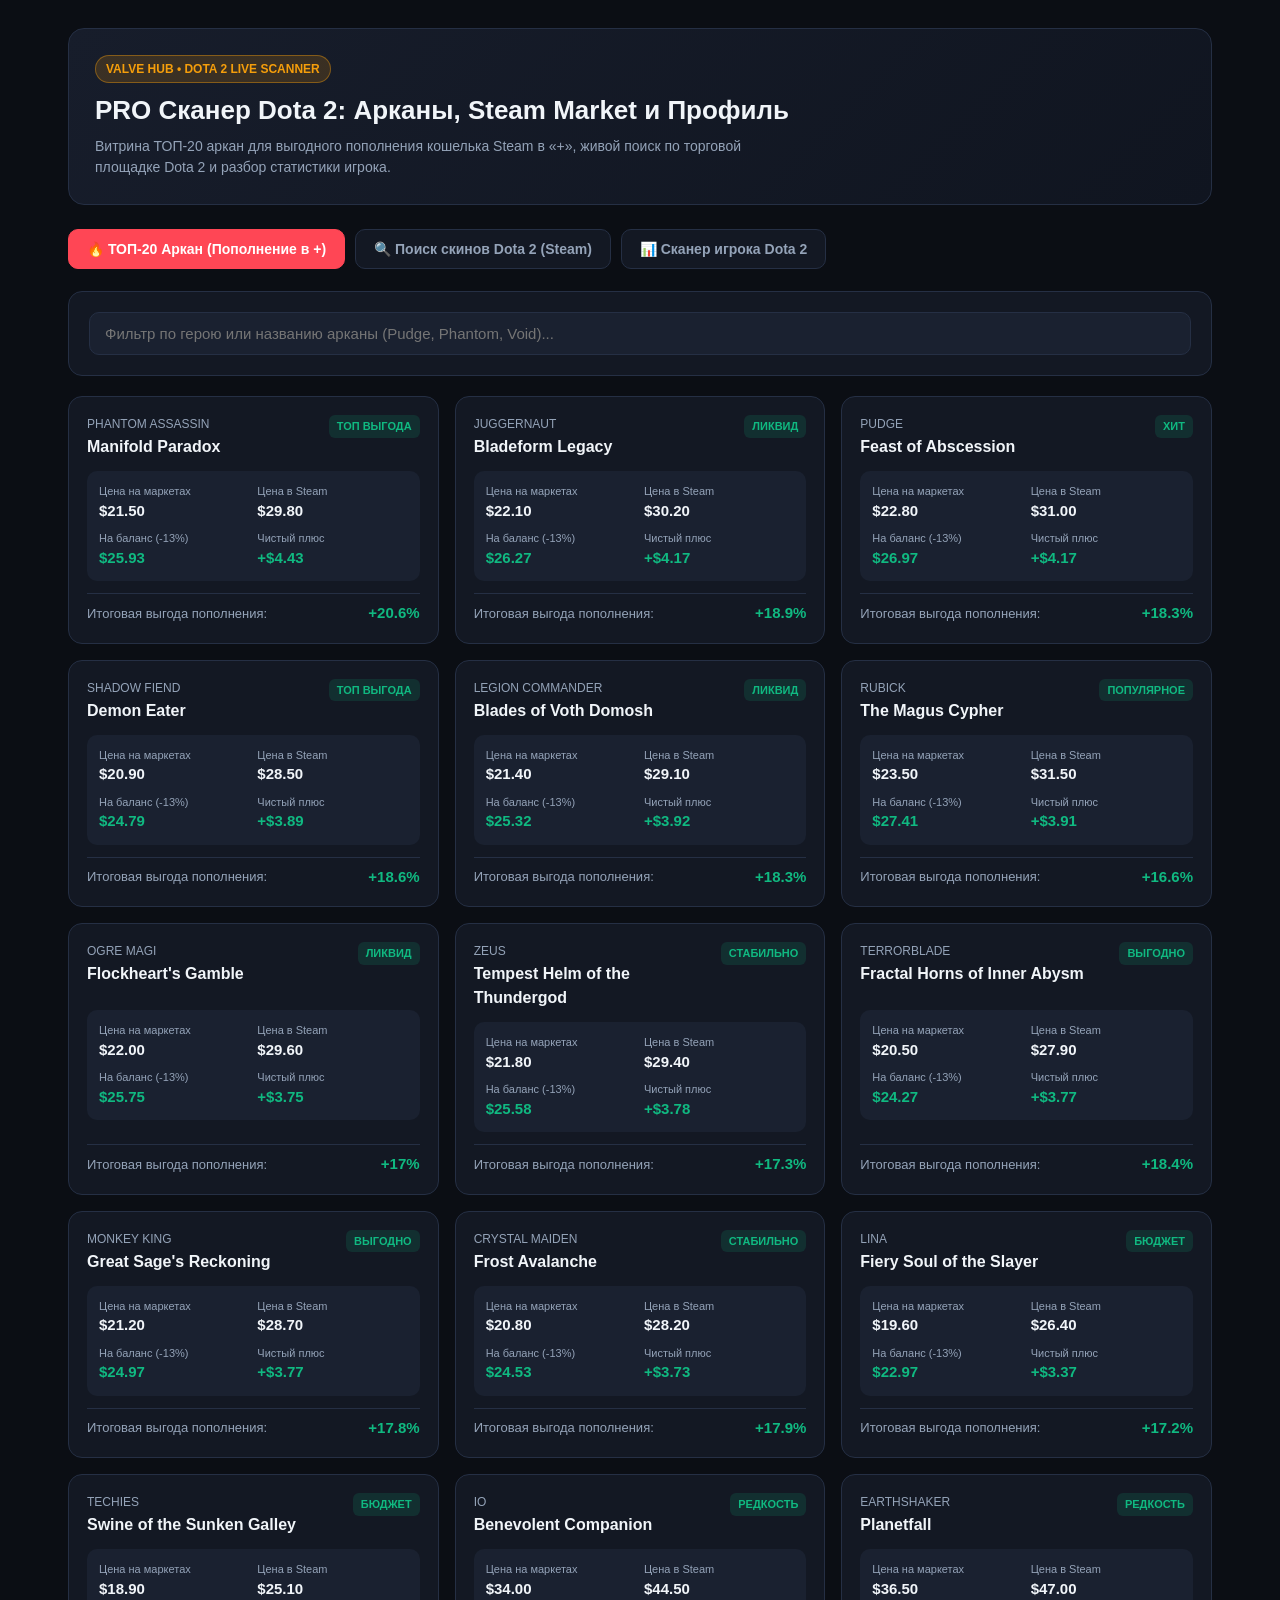
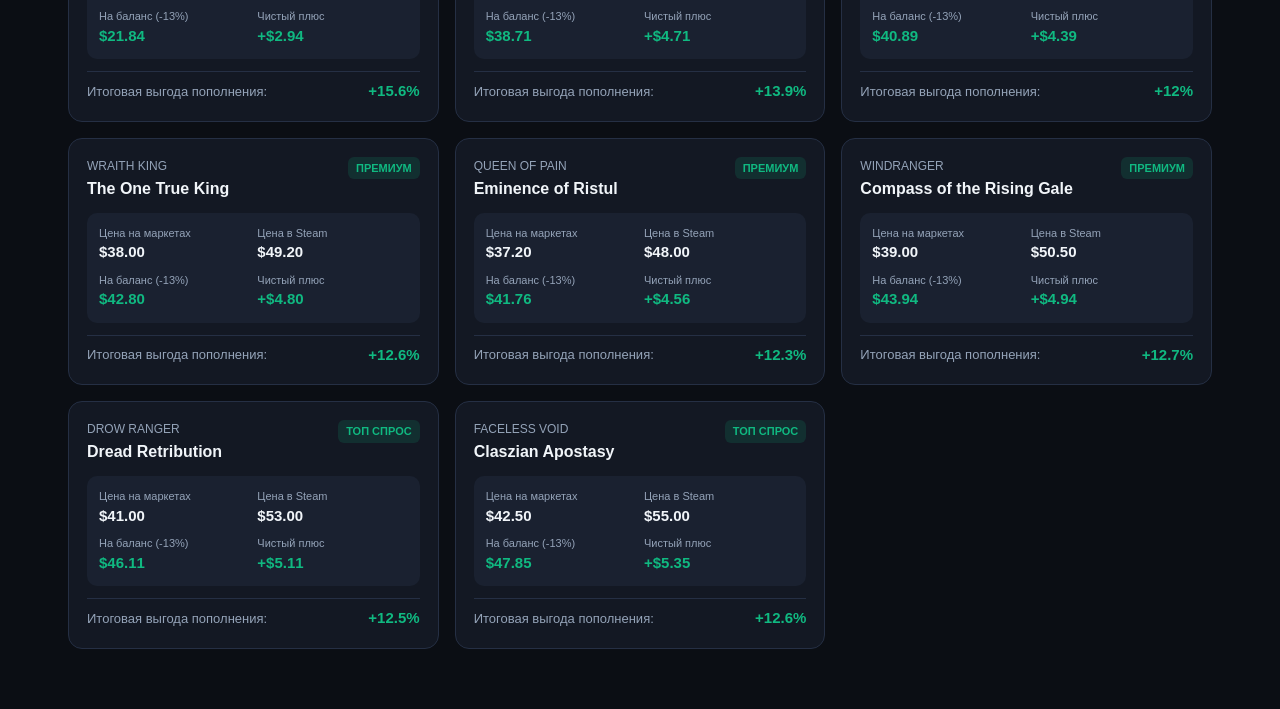
<file: dota2-pro-scanner.html>
<!DOCTYPE html>
<html lang="ru">
<head>
  <meta charset="UTF-8" />
  <meta name="viewport" content="width=device-width, initial-scale=1.0" />
  <title>PRO Сканер Dota 2 — Арканы, Steam Market и Анализ Игрока | VALVE HUB</title>
  <script src="nav.js" defer></script>
  <style>
    :root {
      --bg: #0b0e14;
      --card: #131823;
      --card-2: #1a2130;
      --border: #252f44;
      --accent: #ff4655;
      --accent-2: #f59e0b;
      --green: #10b981;
      --text: #f1f5f9;
      --muted: #94a3b8;
    }
    * { box-sizing: border-box; margin: 0; padding: 0; }
    body {
      background: var(--bg);
      color: var(--text);
      font-family: -apple-system, BlinkMacSystemFont, "Segoe UI", Roboto, sans-serif;
      line-height: 1.5;
    }
    .container { max-width: 1180px; margin: 0 auto; padding: 28px 18px 60px; }
    .hero {
      background: linear-gradient(135deg, #171d2b 0%, #101520 100%);
      border: 1px solid var(--border);
      border-radius: 16px;
      padding: 26px;
      margin-bottom: 24px;
    }
    .badge-pro {
      display: inline-block;
      background: rgba(245, 158, 11, 0.16);
      color: var(--accent-2);
      border: 1px solid rgba(245, 158, 11, 0.4);
      padding: 4px 10px;
      border-radius: 999px;
      font-size: 12px;
      font-weight: 700;
      margin-bottom: 8px;
    }
    h1 { font-size: 26px; margin-bottom: 6px; }
    .sub { color: var(--muted); font-size: 14px; max-width: 680px; }
    .tabs { display: flex; gap: 10px; flex-wrap: wrap; margin-bottom: 22px; }
    .tab-btn {
      background: var(--card);
      color: var(--muted);
      border: 1px solid var(--border);
      padding: 11px 18px;
      border-radius: 10px;
      font-size: 14px;
      font-weight: 600;
      cursor: pointer;
    }
    .tab-btn.active { background: var(--accent); color: #fff; border-color: var(--accent); }
    .panel { display: none; }
    .panel.active { display: block; }
    .search-box {
      background: var(--card);
      border: 1px solid var(--border);
      border-radius: 14px;
      padding: 20px;
      margin-bottom: 20px;
      display: flex;
      gap: 12px;
      flex-wrap: wrap;
    }
    input {
      flex: 1;
      min-width: 240px;
      background: var(--card-2);
      border: 1px solid var(--border);
      color: var(--text);
      padding: 12px 15px;
      border-radius: 10px;
      font-size: 15px;
      outline: none;
    }
    input:focus { border-color: var(--accent); }
    .btn {
      background: var(--accent);
      color: #fff;
      border: none;
      padding: 12px 22px;
      border-radius: 10px;
      font-size: 14px;
      font-weight: 700;
      cursor: pointer;
    }
    .grid { display: grid; grid-template-columns: repeat(auto-fill, minmax(280px, 1fr)); gap: 16px; }
    .item-card {
      background: var(--card);
      border: 1px solid var(--border);
      border-radius: 14px;
      padding: 18px;
      display: flex;
      flex-direction: column;
      justify-content: space-between;
      gap: 12px;
    }
    .item-top { display: flex; justify-content: space-between; align-items: flex-start; gap: 10px; }
    .hero-name { font-size: 12px; color: var(--muted); text-transform: uppercase; }
    .item-name { font-size: 16px; font-weight: 700; margin-top: 2px; }
    .tag {
      font-size: 11px;
      font-weight: 700;
      padding: 3px 8px;
      border-radius: 6px;
      background: rgba(16, 185, 129, 0.14);
      color: var(--green);
      white-space: nowrap;
    }
    .prices {
      background: var(--card-2);
      border-radius: 10px;
      padding: 12px;
      display: grid;
      grid-template-columns: 1fr 1fr;
      gap: 8px;
      font-size: 13px;
    }
    .prices span { color: var(--muted); display: block; font-size: 11px; }
    .prices strong { font-size: 15px; }
    .profit-line {
      display: flex;
      justify-content: space-between;
      align-items: center;
      padding-top: 8px;
      border-top: 1px solid var(--border);
      font-size: 13px;
    }
    .profit-badge { color: var(--green); font-weight: 800; font-size: 15px; }
    .player-card { background: var(--card); border: 1px solid var(--border); border-radius: 14px; padding: 22px; }
    .player-head { display: flex; align-items: center; gap: 16px; margin-bottom: 18px; flex-wrap: wrap; }
    .player-head img { width: 68px; height: 68px; border-radius: 12px; border: 2px solid var(--accent); }
    .stats-row { display: grid; grid-template-columns: repeat(auto-fit, minmax(150px, 1fr)); gap: 12px; margin-bottom: 16px; }
    .stat-box { background: var(--card-2); padding: 14px; border-radius: 10px; }
    .stat-box small { color: var(--muted); display: block; font-size: 12px; }
    .stat-box b { font-size: 20px; }
    .status-msg { color: var(--muted); padding: 18px; text-align: center; background: var(--card); border-radius: 12px; border: 1px solid var(--border); }
  </style>
</head>
<body>
  <div class="container">
    <div class="hero">
      <span class="badge-pro">VALVE HUB • DOTA 2 LIVE SCANNER</span>
      <h1>PRO Сканер Dota 2: Арканы, Steam Market и Профиль</h1>
      <p class="sub">Витрина ТОП-20 аркан для выгодного пополнения кошелька Steam в «+», живой поиск по торговой площадке Dota 2 и разбор статистики игрока.</p>
    </div>

    <div class="tabs">
      <button class="tab-btn active" onclick="switchTab('arcanas', this)">🔥 ТОП-20 Аркан (Пополнение в +)</button>
      <button class="tab-btn" onclick="switchTab('market', this)">🔍 Поиск скинов Dota 2 (Steam)</button>
      <button class="tab-btn" onclick="switchTab('player', this)">📊 Сканер игрока Dota 2</button>
    </div>

    <div id="tab-arcanas" class="panel active">
      <div class="search-box">
        <input type="text" id="arcanaFilter" placeholder="Фильтр по герою или названию арканы (Pudge, Phantom, Void)..." oninput="filterArcanas()" />
      </div>
      <div id="arcanasGrid" class="grid"></div>
    </div>

    <div id="tab-market" class="panel">
      <div class="search-box">
        <input type="text" id="steamQuery" placeholder="Введите скин Dota 2 (Dragonclaw Hook, Mace of Aeons, Manifolds)..." onkeydown="if(event.key==='Enter') searchSteamMarket()" />
        <button class="btn" onclick="searchSteamMarket()">Найти цену Steam</button>
      </div>
      <div id="marketGrid" class="grid">
        <div class="status-msg">Введите название предмета выше, чтобы получить актуальную цену Steam Market и расчёт выгоды.</div>
      </div>
    </div>

    <div id="tab-player" class="panel">
      <div class="search-box">
        <input type="text" id="playerIdInput" placeholder="Введите Dota 2 Friend ID или 17-значный SteamID64..." onkeydown="if(event.key==='Enter') scanPlayer()" />
        <button class="btn" onclick="scanPlayer()">Сканировать профиль</button>
      </div>
      <div id="playerResult">
        <div class="status-msg">Укажите открытый ID профиля Dota 2, чтобы загрузить винрейт, ранг и последние 5 матчей.</div>
      </div>
    </div>
  </div>

  <script>
    // ВНИМАНИЕ: Замени этот URL на свой реальный адрес воркера
    const API_BASE = "https://valvehub-api.pepeeror.workers.dev";

    const FALLBACK_ARCANAS = [
      { id: 1, hero: "Phantom Assassin", name: "Manifold Paradox", market_usd: 21.5, steam_usd: 29.8, tag: "ТОП ВЫГОДА" },
      { id: 2, hero: "Juggernaut", name: "Bladeform Legacy", market_usd: 22.1, steam_usd: 30.2, tag: "ЛИКВИД" },
      { id: 3, hero: "Pudge", name: "Feast of Abscession", market_usd: 22.8, steam_usd: 31.0, tag: "ХИТ" },
      { id: 4, hero: "Shadow Fiend", name: "Demon Eater", market_usd: 20.9, steam_usd: 28.5, tag: "ТОП ВЫГОДА" },
      { id: 5, hero: "Legion Commander", name: "Blades of Voth Domosh", market_usd: 21.4, steam_usd: 29.1, tag: "ЛИКВИД" },
      { id: 6, hero: "Rubick", name: "The Magus Cypher", market_usd: 23.5, steam_usd: 31.5, tag: "ПОПУЛЯРНОЕ" },
      { id: 7, hero: "Ogre Magi", name: "Flockheart's Gamble", market_usd: 22.0, steam_usd: 29.6, tag: "ЛИКВИД" },
      { id: 8, hero: "Zeus", name: "Tempest Helm of the Thundergod", market_usd: 21.8, steam_usd: 29.4, tag: "СТАБИЛЬНО" },
      { id: 9, hero: "Terrorblade", name: "Fractal Horns of Inner Abysm", market_usd: 20.5, steam_usd: 27.9, tag: "ВЫГОДНО" },
      { id: 10, hero: "Monkey King", name: "Great Sage's Reckoning", market_usd: 21.2, steam_usd: 28.7, tag: "ВЫГОДНО" },
      { id: 11, hero: "Crystal Maiden", name: "Frost Avalanche", market_usd: 20.8, steam_usd: 28.2, tag: "СТАБИЛЬНО" },
      { id: 12, hero: "Lina", name: "Fiery Soul of the Slayer", market_usd: 19.6, steam_usd: 26.4, tag: "БЮДЖЕТ" },
      { id: 13, hero: "Techies", name: "Swine of the Sunken Galley", market_usd: 18.9, steam_usd: 25.1, tag: "БЮДЖЕТ" },
      { id: 14, hero: "Io", name: "Benevolent Companion", market_usd: 34.0, steam_usd: 44.5, tag: "РЕДКОСТЬ" },
      { id: 15, hero: "Earthshaker", name: "Planetfall", market_usd: 36.5, steam_usd: 47.0, tag: "РЕДКОСТЬ" },
      { id: 16, hero: "Wraith King", name: "The One True King", market_usd: 38.0, steam_usd: 49.2, tag: "ПРЕМИУМ" },
      { id: 17, hero: "Queen of Pain", name: "Eminence of Ristul", market_usd: 37.2, steam_usd: 48.0, tag: "ПРЕМИУМ" },
      { id: 18, hero: "Windranger", name: "Compass of the Rising Gale", market_usd: 39.0, steam_usd: 50.5, tag: "ПРЕМИУМ" },
      { id: 19, hero: "Drow Ranger", name: "Dread Retribution", market_usd: 41.0, steam_usd: 53.0, tag: "ТОП СПРОС" },
      { id: 20, hero: "Faceless Void", name: "Claszian Apostasy", market_usd: 42.5, steam_usd: 55.0, tag: "ТОП СПРОС" }
    ].map(item => {
      const netSteam = +(item.steam_usd * 0.87).toFixed(2);
      const bonusPct = +(((netSteam - item.market_usd) / item.market_usd) * 100).toFixed(1);
      return { ...item, net_steam_usd: netSteam, bonus_pct: bonusPct };
    });

    let allArcanas = [...FALLBACK_ARCANAS];

    function switchTab(name, btn) {
      document.querySelectorAll(".tab-btn").forEach(b => b.classList.remove("active"));
      document.querySelectorAll(".panel").forEach(p => p.classList.remove("active"));
      btn.classList.add("active");
      document.getElementById("tab-" + name).classList.add("active");
    }

    function renderArcanas(list) {
      const grid = document.getElementById("arcanasGrid");
      if (!list.length) {
        grid.innerHTML = `<div class="status-msg">По вашему запросу арканы не найдены.</div>`;
        return;
      }
      grid.innerHTML = list.map(item => `
        <div class="item-card">
          <div class="item-top">
            <div>
              <div class="hero-name">${item.hero}</div>
              <div class="item-name">${item.name}</div>
            </div>
            <span class="tag">${item.tag || "ВЫГОДНО"}</span>
          </div>
          <div class="prices">
            <div><span>Цена на маркетах</span><strong>$${item.market_usd.toFixed(2)}</strong></div>
            <div><span>Цена в Steam</span><strong>$${item.steam_usd.toFixed(2)}</strong></div>
            <div><span>На баланс (-13%)</span><strong style="color:#10b981">$${item.net_steam_usd.toFixed(2)}</strong></div>
            <div><span>Чистый плюс</span><strong style="color:#10b981">+$${(item.net_steam_usd - item.market_usd).toFixed(2)}</strong></div>
          </div>
          <div class="profit-line">
            <span style="color:var(--muted)">Итоговая выгода пополнения:</span>
            <span class="profit-badge">+${item.bonus_pct}%</span>
          </div>
        </div>
      `).join("");
    }

    function filterArcanas() {
      const q = document.getElementById("arcanaFilter").value.trim().toLowerCase();
      renderArcanas(allArcanas.filter(a => a.hero.toLowerCase().includes(q) || a.name.toLowerCase().includes(q)));
    }

    async function loadArcanas() {
      renderArcanas(allArcanas);
      try {
        const res = await fetch(`${API_BASE}/api/dota-arcanas`);
        const data = await res.json();
        if (data.ok && Array.isArray(data.items) && data.items.length > 0) {
          allArcanas = data.items;
          filterArcanas();
        }
      } catch (e) {}
    }

    async function searchSteamMarket() {
      const q = document.getElementById("steamQuery").value.trim();
      const grid = document.getElementById("marketGrid");
      if (q.length < 2) {
        grid.innerHTML = `<div class="status-msg">Введите минимум 2 символа для поиска.</div>`;
        return;
      }
      grid.innerHTML = `<div class="status-msg">Запрашиваем цену со Steam Market...</div>`;
      try {
        const res = await fetch(`${API_BASE}/api/steam-search?q=${encodeURIComponent(q)}`);
        const data = await res.json();
        if (!data.ok || !data.items.length) {
          grid.innerHTML = `<div class="status-msg">${data.error || "Предмет не найден."}</div>`;
          return;
        }
        grid.innerHTML = data.items.map(it => `
          <div class="item-card">
            <div class="item-top">
              <div>
                <div class="hero-name">Лотов в Steam: ${it.listings}</div>
                <div class="item-name">${it.name}</div>
              </div>
              <span class="tag">${it.live ? "LIVE STEAM" : "БАЗА"}</span>
            </div>
            <div class="prices">
              <div><span>Цена в Steam</span><strong>$${it.steam_usd.toFixed(2)}</strong></div>
              <div><span>На баланс (-13%)</span><strong style="color:#10b981">$${it.net_steam_usd.toFixed(2)}</strong></div>
              <div><span>Ориентир маркета</span><strong>~$${it.market_usd.toFixed(2)}</strong></div>
              <div><span>Выгода в +</span><strong style="color:#10b981">+${it.bonus_pct}%</strong></div>
            </div>
          </div>
        `).join("");
      } catch (e) {
        grid.innerHTML = `<div class="status-msg">Ошибка соединения с API.</div>`;
      }
    }

                  async function fetchJsonSmart(targetUrl) {
      const r = await fetch("https://corsproxy.io?" + encodeURIComponent(targetUrl));
      return await r.json();
    }



    
    async function scanPlayer() {
      const raw = document.getElementById("playerIdInput").value.trim();
      const box = document.getElementById("playerResult");
      let id = raw.replace(/\D/g, "");
      if (!id) {
        box.innerHTML = `<div class="status-msg">Введите числовой ID игрока Dota 2 или SteamID64.</div>`;
        return;
      }
      if (id.length === 17 && id.startsWith("7656119")) {
        id = (BigInt(id) - BigInt("76561197960265728")).toString();
      }
      box.innerHTML = `<div class="status-msg">Сканируем профиль через OpenDota...</div>`;
      try {
             const base = "https://ap" + "://opendota.com" + "i/players/" + id;
        const [profile, wl, matches] = await Promise.all([
          fetchJsonSmart(base),
          fetchJsonSmart(base + "/wl"),
          fetchJsonSmart(base + "/recentMatches")
        ]);
        const wins = wl.win || 0;
        const losses = wl.lose || 0;
        if (!profile || (!profile.profile && wins === 0 && losses === 0)) {
          box.innerHTML = `<div class="status-msg">Профиль скрыт настройками приватности Dota 2 или ID не найден.</div>`;
          return;
        }
        const total = wins + losses;
        const winrate = total > 0 ? +((wins / total) * 100).toFixed(1) : 0;

        const matchesHtml = (Array.isArray(matches) ? matches.slice(0, 5) : []).map(m => {
          const won = (m.player_slot < 128 && m.radiant_win) || (m.player_slot >= 128 && !m.radiant_win);
          return `<div class="profit-line">
            <span>Матч #${m.match_id} • K/D/A: <b>${m.kills}/${m.deaths}/${m.assists}</b></span>
            <span style="color:${won ? '#10b981' : '#ff4655'};font-weight:700">${won ? 'ПОБЕДА' : 'ПОРАЖЕНИЕ'}</span>
          </div>`;
        }).join("");

        box.innerHTML = `
          <div class="player-card">
            <div class="player-head">
              ${profile.profile?.avatarfull ? `<img src="${profile.profile.avatarfull}" alt="" />` : ""}
              <div>
                <h2>${profile.profile?.personaname || ("Игрок #" + id)}</h2>
                <div style="color:var(--muted);font-size:13px">Account ID: ${id} • Оценка MMR: ${profile.mmr_estimate?.estimate || "скрыто"}</div>
              </div>
            </div>
            <div class="stats-row">
              <div class="stat-box"><small>Победы</small><b style="color:#10b981">${wins}</b></div>
              <div class="stat-box"><small>Поражения</small><b style="color:#ff4655">${losses}</b></div>
              <div class="stat-box"><small>Винрейт</small><b>${winrate}%</b></div>
              <div class="stat-box"><small>Ранг Tier</small><b>${profile.rank_tier || "Нет"}</b></div>
            </div>
            <h3 style="font-size:15px;margin-bottom:8px">Последние 5 матчей:</h3>
            ${matchesHtml || '<div style="color:var(--muted)">Нет открытых недавних матчей</div>'}
          </div>
        `;
      } catch (e) {
        box.innerHTML = `<div class="status-msg">Ошибка OpenDota (${e.message}). Попробуйте повторить через 10 секунд.</div>`;
      }
    }

    loadArcanas();
  </script>
</body>
</html>
</file>
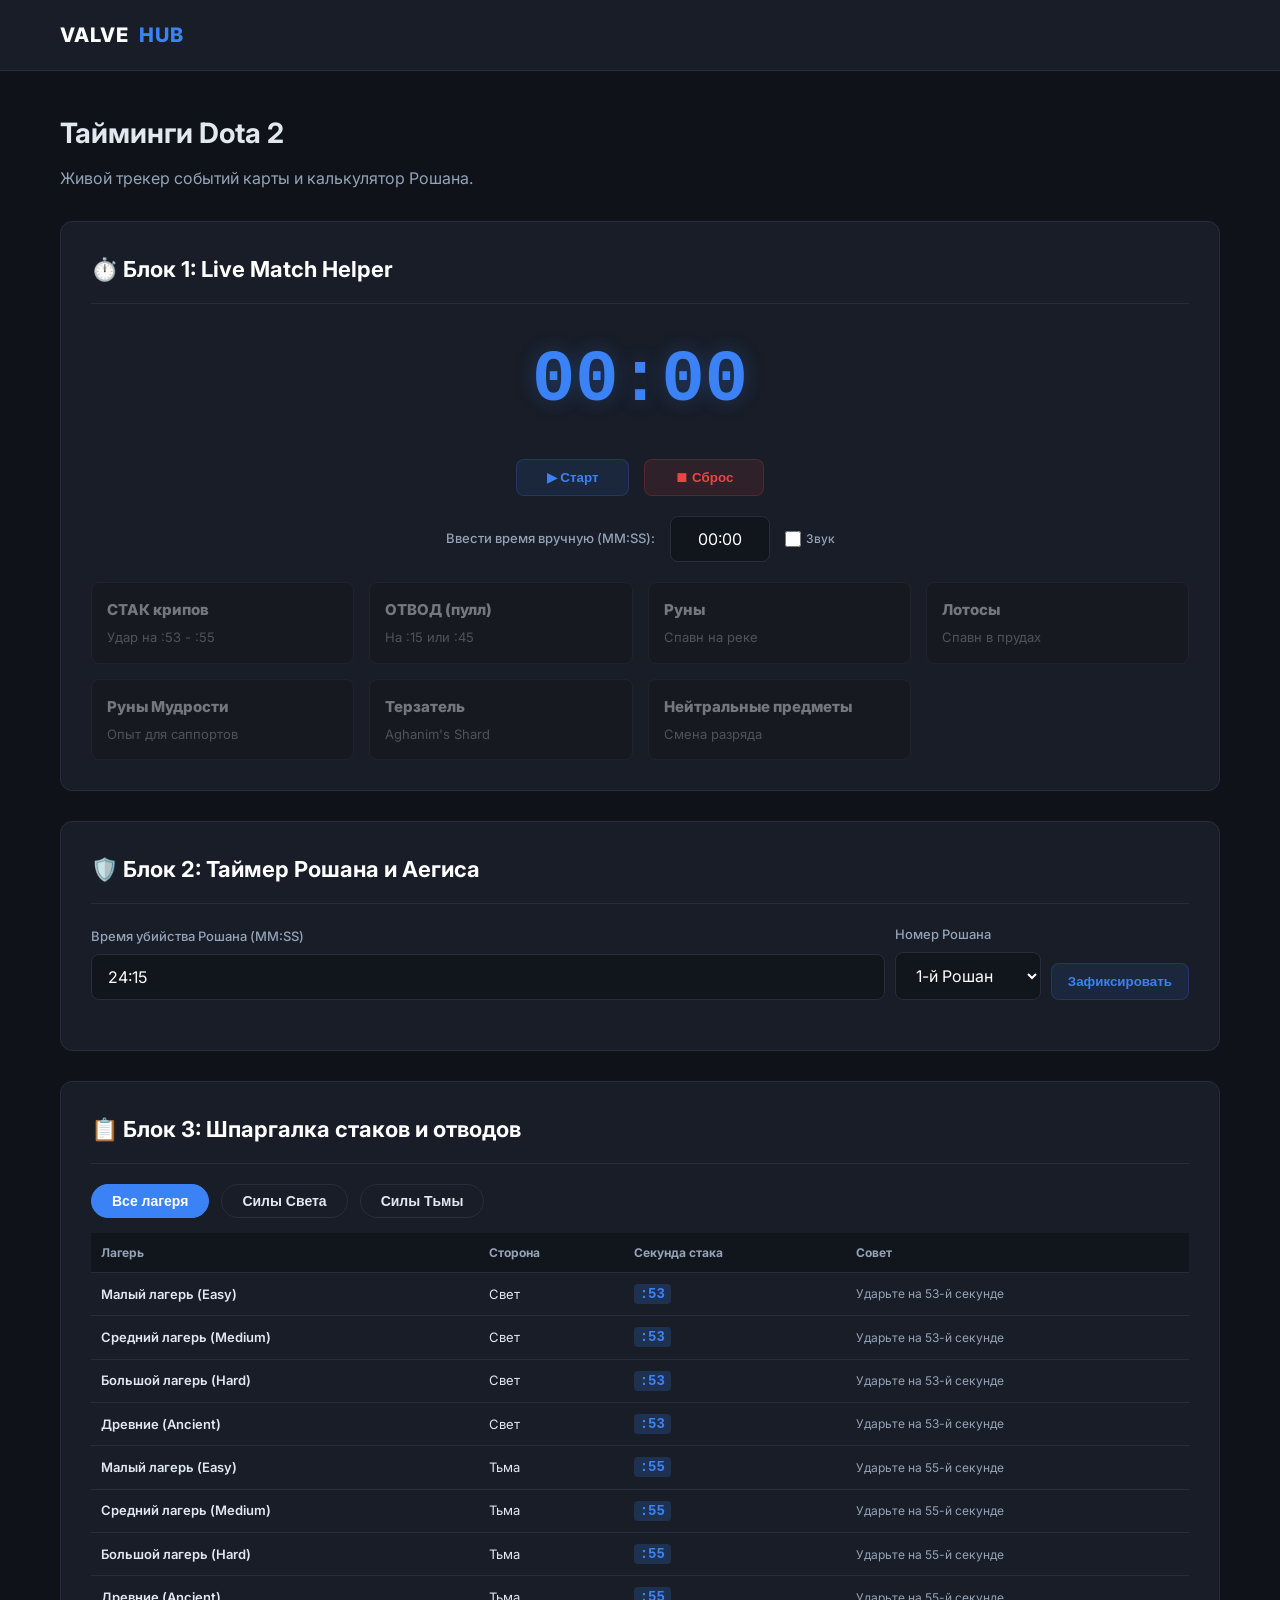
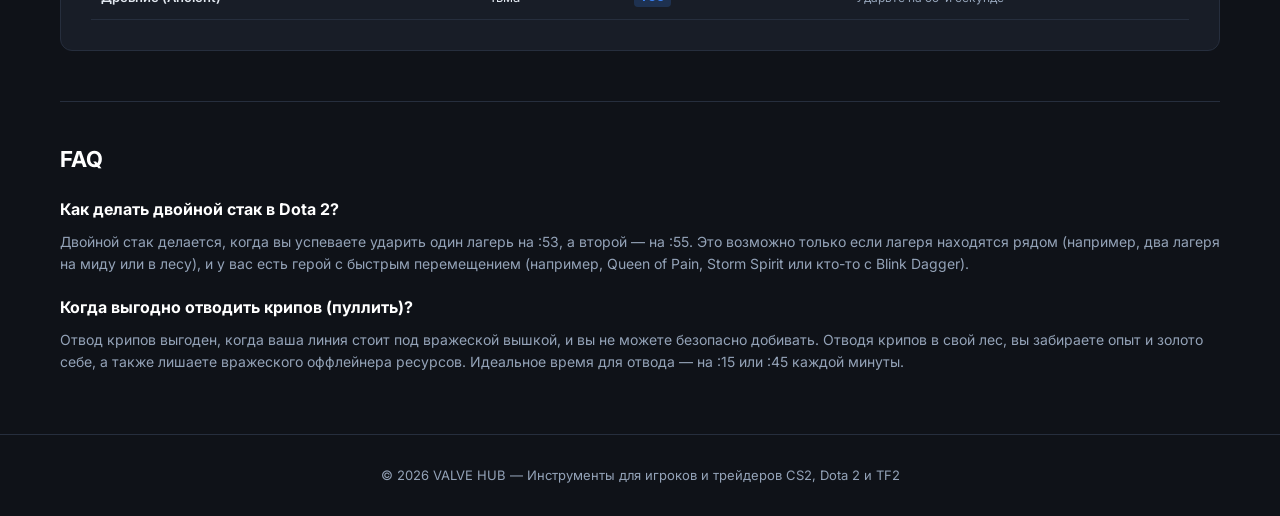
<file: dota2-timings.html>
<!DOCTYPE html>
<html lang="ru">
<head>
    <meta charset="UTF-8">
    <meta name="viewport" content="width=device-width, initial-scale=1.0">
    <title>Тайминги Dota 2 (Стаки, Рошан, Руны) | VALVE HUB</title>
    <meta name="description" content="Живой трекер таймингов карты Dota 2: стаки, отводы, руны, Терзатель и Рошан. Калькулятор респавна Аегиса и шпаргалка секунд стака.">
    <link rel="stylesheet" href="style.css">
    <link href="https://fonts.googleapis.com/css2?family=Inter:wght@400;500;600;700;800&display=swap" rel="stylesheet">
    <style>
        .timer-display {
            font-size: 72px;
            font-weight: 800;
            text-align: center;
            color: var(--accent);
            font-family: monospace;
            margin: 20px 0;
            text-shadow: 0 0 20px rgba(59, 130, 246, 0.3);
        }
        .timer-controls {
            display: flex;
            justify-content: center;
            gap: 15px;
            margin-bottom: 20px;
            flex-wrap: wrap;
        }
        .timer-controls .btn {
            width: auto;
            padding: 10px 30px;
        }
        
        .event-grid {
            display: grid;
            grid-template-columns: repeat(auto-fit, minmax(250px, 1fr));
            gap: 15px;
            margin-top: 20px;
        }
        .event-card {
            background: var(--bg-input);
            border: 1px solid var(--border);
            border-radius: 8px;
            padding: 15px;
            transition: all 0.3s ease;
            opacity: 0.4;
            filter: grayscale(1);
        }
        .event-card.active {
            opacity: 1;
            filter: grayscale(0);
            border-color: var(--accent);
            background: rgba(59, 130, 246, 0.1);
            box-shadow: 0 0 15px rgba(59, 130, 246, 0.2);
            transform: scale(1.02);
        }
        .event-card.active.gold { border-color: var(--gold); background: rgba(245, 158, 11, 0.1); box-shadow: 0 0 15px rgba(245, 158, 11, 0.2); }
        .event-card.active.green { border-color: var(--green); background: rgba(16, 185, 129, 0.1); box-shadow: 0 0 15px rgba(16, 185, 129, 0.2); }
        .event-card.active.red { border-color: var(--red); background: rgba(239, 68, 68, 0.1); box-shadow: 0 0 15px rgba(239, 68, 68, 0.2); }
        
        .event-title {
            font-weight: 800;
            font-size: 15px;
            color: #fff;
            margin-bottom: 5px;
        }
        .event-desc {
            font-size: 13px;
            color: var(--text-muted);
        }
        
        /* Roshan styles */
        .roshan-input-group {
            display: flex;
            gap: 10px;
            align-items: flex-end;
            margin-bottom: 20px;
            flex-wrap: wrap;
        }
        .roshan-result {
            background: var(--bg-input);
            border: 1px solid var(--border);
            border-radius: 8px;
            padding: 20px;
            margin-bottom: 15px;
        }
        .roshan-row {
            display: flex;
            justify-content: space-between;
            align-items: center;
            padding: 10px 0;
            border-bottom: 1px dashed var(--border);
        }
        .roshan-row:last-child { border-bottom: none; }
        .roshan-label { color: var(--text-muted); font-size: 14px; }
        .roshan-value { font-weight: 800; font-size: 18px; color: #fff; }
        .roshan-value.aegis { color: var(--green); }
        .roshan-value.min { color: var(--gold); }
        .roshan-value.max { color: var(--red); }

        /* Table */
        .stack-table {
            width: 100%;
            border-collapse: collapse;
            margin-top: 15px;
        }
        .stack-table th {
            text-align: left;
            font-size: 12px;
            color: var(--text-muted);
            padding: 10px;
            border-bottom: 1px solid var(--border);
            background: var(--bg-input);
        }
        .stack-table td {
            padding: 10px;
            border-bottom: 1px solid var(--border);
            font-size: 13px;
        }
        .time-badge {
            background: rgba(59, 130, 246, 0.2);
            color: var(--accent);
            padding: 2px 6px;
            border-radius: 4px;
            font-weight: 800;
            font-family: monospace;
            font-size: 14px;
        }
    </style>
</head>
<body>

    <header>
        <div class="nav-container">
            <a href="index.html" class="logo">VALVE<span>HUB</span></a>
            <ul class="nav-links"></ul>
        </div>
    </header>

    <main>
        <div style="margin-bottom: 30px;">
            <h1 style="font-size: 28px; margin-bottom: 10px;">Тайминги Dota 2</h1>
            <p style="color: var(--text-muted);">Живой трекер событий карты и калькулятор Рошана.</p>
        </div>

        <!-- БЛОК 1: Живой таймер -->
        <section class="calculator-section">
            <h2 class="calc-title">⏱️ Блок 1: Live Match Helper</h2>
            
            <div class="timer-display" id="timer-display">00:00</div>
            
            <div class="timer-controls">
                <button id="btn-start" class="btn">▶ Старт</button>
                <button id="btn-pause" class="btn" style="display: none; background: rgba(245, 158, 11, 0.2); color: var(--gold); border-color: var(--gold);">⏸ Пауза</button>
                <button id="btn-reset" class="btn" style="background: rgba(239, 68, 68, 0.1); color: var(--red); border-color: rgba(239, 68, 68, 0.2);">⏹ Сброс</button>
            </div>
            
            <div style="display: flex; justify-content: center; gap: 15px; margin-bottom: 20px; align-items: center;">
                <label style="margin: 0;">Ввести время вручную (MM:SS):</label>
                <input type="text" id="manual-time" value="00:00" placeholder="00:00" style="width: 100px; text-align: center;">
                <div style="display: flex; align-items: center; gap: 5px;">
                    <input type="checkbox" id="sound-toggle" style="width: 16px; height: 16px; accent-color: var(--accent);">
                    <label for="sound-toggle" style="margin: 0; font-size: 12px; cursor: pointer;">Звук</label>
                </div>
            </div>

            <div class="event-grid" id="events-grid">
                <!-- Карточки генерируются через JS -->
            </div>
        </section>

        <!-- БЛОК 2: Рошан -->
        <section class="calculator-section">
            <h2 class="calc-title">🛡️ Блок 2: Таймер Рошана и Аегиса</h2>
            
            <div class="roshan-input-group">
                <div class="form-group" style="margin: 0; flex: 1;">
                    <label>Время убийства Рошана (MM:SS)</label>
                    <input type="text" id="roshan-kill-time" value="24:15" placeholder="24:15">
                </div>
                <div class="form-group" style="margin: 0;">
                    <label>Номер Рошана</label>
                    <select id="roshan-number">
                        <option value="1">1-й Рошан</option>
                        <option value="2">2-й Рошан</option>
                        <option value="3">3-й+ Рошан</option>
                    </select>
                </div>
                <button id="btn-roshan" class="btn" style="width: auto;">Зафиксировать</button>
            </div>

            <div id="roshan-result-box" class="roshan-result" style="display: none;">
                <div class="roshan-row">
                    <span class="roshan-label">Исчезновение Аегиса (+5 мин):</span>
                    <span class="roshan-value aegis" id="ros-aegis">—</span>
                </div>
                <div class="roshan-row">
                    <span class="roshan-label">Мин. окно респавна (+8 мин):</span>
                    <span class="roshan-value min" id="ros-min">—</span>
                </div>
                <div class="roshan-row">
                    <span class="roshan-label">Макс. окно респавна (+11 мин):</span>
                    <span class="roshan-value max" id="ros-max">—</span>
                </div>
                <div class="roshan-row" style="margin-top: 10px; background: rgba(59, 130, 246, 0.1); border-radius: 6px; padding: 10px;">
                    <span class="roshan-label" style="font-weight: 600; color: #fff;">Доп. дроп:</span>
                    <span id="ros-loot" style="font-size: 14px; color: var(--gold); font-weight: 600;"></span>
                </div>
            </div>
        </section>

        <!-- БЛОК 3: Шпаргалка стаков -->
        <section class="calculator-section">
            <h2 class="calc-title">📋 Блок 3: Шпаргалка стаков и отводов</h2>
            
            <div class="filters" style="margin-bottom: 15px; justify-content: flex-start;">
                <button class="filter-btn active" data-side="all">Все лагеря</button>
                <button class="filter-btn" data-side="radiant">Силы Света</button>
                <button class="filter-btn" data-side="dire">Силы Тьмы</button>
            </div>

            <table class="stack-table">
                <thead>
                    <tr>
                        <th>Лагерь</th>
                        <th>Сторона</th>
                        <th>Секунда стака</th>
                        <th>Совет</th>
                    </tr>
                </thead>
                <tbody id="stack-tbody">
                    <!-- Заполняется через JS -->
                </tbody>
            </table>
        </section>

        <section class="faq-section">
            <h2 style="font-size: 22px; margin-bottom: 20px; color: #fff;">FAQ</h2>
            <div class="faq-item">
                <h3>Как делать двойной стак в Dota 2?</h3>
                <p>Двойной стак делается, когда вы успеваете ударить один лагерь на :53, а второй — на :55. Это возможно только если лагеря находятся рядом (например, два лагеря на миду или в лесу), и у вас есть герой с быстрым перемещением (например, Queen of Pain, Storm Spirit или кто-то с Blink Dagger).</p>
            </div>
            <div class="faq-item">
                <h3>Когда выгодно отводить крипов (пуллить)?</h3>
                <p>Отвод крипов выгоден, когда ваша линия стоит под вражеской вышкой, и вы не можете безопасно добивать. Отводя крипов в свой лес, вы забираете опыт и золото себе, а также лишаете вражеского оффлейнера ресурсов. Идеальное время для отвода — на :15 или :45 каждой минуты.</p>
            </div>
        </section>
    </main>

    <footer>
        <p>&copy; 2026 VALVE HUB — Инструменты для игроков и трейдеров CS2, Dota 2 и TF2</p>
    </footer>

    <script>
        window.onload = function() {
            // ==========================================
            // БЛОК 1: ТАЙМЕР
            // ==========================================
            let timerInterval = null;
            let currentSeconds = 0;
            let isRunning = false;
            
            const display = document.getElementById('timer-display');
            const btnStart = document.getElementById('btn-start');
            const btnPause = document.getElementById('btn-pause');
            const btnReset = document.getElementById('btn-reset');
            const manualInput = document.getElementById('manual-time');
            const soundToggle = document.getElementById('sound-toggle');

            function formatTime(secs) {
                const m = Math.floor(secs / 60);
                const s = secs % 60;
                return `${m.toString().padStart(2, '0')}:${s.toString().padStart(2, '0')}`;
            }

            function playBeep() {
                if (!soundToggle.checked) return;
                try {
                    const audioCtx = new (window.AudioContext || window.webkitAudioContext)();
                    const oscillator = audioCtx.createOscillator();
                    const gainNode = audioCtx.createGain();
                    oscillator.connect(gainNode);
                    gainNode.connect(audioCtx.destination);
                    oscillator.type = 'sine';
                    oscillator.frequency.value = 800;
                    gainNode.gain.setValueAtTime(0.1, audioCtx.currentTime);
                    gainNode.gain.exponentialRampToValueAtTime(0.001, audioCtx.currentTime + 0.2);
                    oscillator.start();
                    oscillator.stop(audioCtx.currentTime + 0.2);
                } catch(e) {}
            }

            // События
            const events = [
                { id: 'stack', title: 'СТАК крипов', desc: 'Удар на :53 - :55', color: 'gold' },
                { id: 'pull', title: 'ОТВОД (пулл)', desc: 'На :15 или :45', color: 'green' },
                { id: 'runes', title: 'Руны', desc: 'Спавн на реке', color: 'blue' },
                { id: 'lotus', title: 'Лотосы', desc: 'Спавн в прудах', color: 'blue' },
                { id: 'wisdom', title: 'Руны Мудрости', desc: 'Опыт для саппортов', color: 'gold' },
                { id: 'tormentor', title: 'Терзатель', desc: 'Aghanim\'s Shard', color: 'red' },
                { id: 'neutrals', title: 'Нейтральные предметы', desc: 'Смена разряда', color: 'green' }
            ];

            // Инициализация карточек
            const grid = document.getElementById('events-grid');
            events.forEach(ev => {
                const card = document.createElement('div');
                card.className = 'event-card';
                card.id = 'event-' + ev.id;
                card.innerHTML = `
                    <div class="event-title">${ev.title}</div>
                    <div class="event-desc">${ev.desc}</div>
                `;
                grid.appendChild(card);
            });

            function updateEvents(secs) {
                const m = Math.floor(secs / 60);
                const s = secs % 60;

                // Сброс всех
                document.querySelectorAll('.event-card').forEach(c => c.classList.remove('active', 'gold', 'green', 'red', 'blue'));

                // Стак (45-52 сек)
                if (s >= 45 && s <= 52) {
                    const el = document.getElementById('event-stack');
                    el.classList.add('active', 'gold');
                }
                // Отвод (15 или 45)
                if (s >= 13 && s <= 17 || s >= 43 && s <= 47) {
                    const el = document.getElementById('event-pull');
                    el.classList.add('active', 'green');
                }
                // Руны (каждые 2 минуты на 0-й секунде)
                if (m % 2 === 0 && s >= 55 || m % 2 === 1 && s <= 5) {
                    const el = document.getElementById('event-runes');
                    el.classList.add('active', 'blue');
                }
                // Лотосы (каждые 3 минуты на 0-й секунде)
                if (m % 3 === 0 && s >= 55 || m % 3 === 1 && s <= 5) {
                    const el = document.getElementById('event-lotus');
                    el.classList.add('active', 'blue');
                }
                // Руны Мудрости (каждые 7 минут)
                if (m % 7 === 0 && s >= 55 || m % 7 === 1 && s <= 5) {
                    const el = document.getElementById('event-wisdom');
                    el.classList.add('active', 'gold');
                }
                // Терзатель (с 20:00)
                if (m >= 20 && s >= 0) {
                    const el = document.getElementById('event-tormentor');
                    el.classList.add('active', 'red');
                }
                // Нейтральные предметы
                const neutralMins = [7, 17, 27, 37, 60];
                if (neutralMins.includes(m) && s >= 55 || neutralMins.includes(m+1) && s <= 5) {
                    const el = document.getElementById('event-neutrals');
                    el.classList.add('active', 'green');
                }
            }

            function tick() {
                currentSeconds++;
                display.textContent = formatTime(currentSeconds);
                manualInput.value = formatTime(currentSeconds);
                updateEvents(currentSeconds);
                
                // Звук на ключевых секундах
                const s = currentSeconds % 60;
                if (s === 45 || s === 53) {
                    playBeep();
                }
            }

            btnStart.addEventListener('click', () => {
                if (isRunning) return;
                isRunning = true;
                timerInterval = setInterval(tick, 1000);
                btnStart.style.display = 'none';
                btnPause.style.display = 'inline-block';
            });

            btnPause.addEventListener('click', () => {
                isRunning = false;
                clearInterval(timerInterval);
                btnStart.style.display = 'inline-block';
                btnPause.style.display = 'none';
            });

            btnReset.addEventListener('click', () => {
                isRunning = false;
                clearInterval(timerInterval);
                currentSeconds = 0;
                display.textContent = '00:00';
                manualInput.value = '00:00';
                btnStart.style.display = 'inline-block';
                btnPause.style.display = 'none';
                updateEvents(0);
            });

            manualInput.addEventListener('change', (e) => {
                const val = e.target.value;
                const parts = val.split(':');
                if (parts.length === 2) {
                    const m = parseInt(parts[0]) || 0;
                    const s = parseInt(parts[1]) || 0;
                    currentSeconds = m * 60 + s;
                    display.textContent = formatTime(currentSeconds);
                    updateEvents(currentSeconds);
                }
            });

            // ==========================================
            // БЛОК 2: РОШАН
            // ==========================================
            const btnRoshan = document.getElementById('btn-roshan');
            const rosBox = document.getElementById('roshan-result-box');
            const rosInput = document.getElementById('roshan-kill-time');
            const rosNum = document.getElementById('roshan-number');

            function parseTime(str) {
                const parts = str.split(':');
                if (parts.length === 2) {
                    return (parseInt(parts[0]) || 0) * 60 + (parseInt(parts[1]) || 0);
                }
                return 0;
            }

            function formatRosTime(secs) {
                const m = Math.floor(secs / 60);
                const s = secs % 60;
                return `${m.toString().padStart(2, '0')}:${s.toString().padStart(2, '0')}`;
            }

            btnRoshan.addEventListener('click', () => {
                const killSecs = parseTime(rosInput.value);
                if (killSecs <= 0) return;

                const aegisSecs = killSecs + 5 * 60;
                const minRespawn = killSecs + 8 * 60;
                const maxRespawn = killSecs + 11 * 60;
                const num = parseInt(rosNum.value);

                document.getElementById('ros-aegis').textContent = formatRosTime(aegisSecs);
                document.getElementById('ros-min').textContent = formatRosTime(minRespawn);
                document.getElementById('ros-max').textContent = formatRosTime(maxRespawn);

                // Дроп
                let loot = '';
                if (num === 1) loot = 'Aghanim\'s Blessing (1 шт.)';
                else if (num === 2) loot = 'Aghanim\'s Blessing (1 шт.) + Refresher Shard';
                else loot = 'Aghanim\'s Blessing + Refresher Shard + Сыр (Cheese)';

                document.getElementById('ros-loot').textContent = loot;

                rosBox.style.display = 'block';
            });

            // ==========================================
            // БЛОК 3: ТАБЛИЦА СТАКОВ
            // ==========================================
            const stackData = [
                { camp: 'Малый лагерь (Easy)', side: 'radiant', time: ':53', advice: 'Ударьте на 53-й секунде' },
                { camp: 'Средний лагерь (Medium)', side: 'radiant', time: ':53', advice: 'Ударьте на 53-й секунде' },
                { camp: 'Большой лагерь (Hard)', side: 'radiant', time: ':53', advice: 'Ударьте на 53-й секунде' },
                { camp: 'Древние (Ancient)', side: 'radiant', time: ':53', advice: 'Ударьте на 53-й секунде' },
                { camp: 'Малый лагерь (Easy)', side: 'dire', time: ':55', advice: 'Ударьте на 55-й секунде' },
                { camp: 'Средний лагерь (Medium)', side: 'dire', time: ':55', advice: 'Ударьте на 55-й секунде' },
                { camp: 'Большой лагерь (Hard)', side: 'dire', time: ':55', advice: 'Ударьте на 55-й секунде' },
                { camp: 'Древние (Ancient)', side: 'dire', time: ':55', advice: 'Ударьте на 55-й секунде' }
            ];

            function renderStackTable(filter = 'all') {
                const tbody = document.getElementById('stack-tbody');
                tbody.innerHTML = '';

                stackData.forEach(item => {
                    if (filter !== 'all' && item.side !== filter) return;

                    const tr = document.createElement('tr');
                    tr.innerHTML = `
                        <td style="font-weight: 600;">${item.camp}</td>
                        <td>${item.side === 'radiant' ? 'Свет' : 'Тьма'}</td>
                        <td><span class="time-badge">${item.time}</span></td>
                        <td style="font-size: 12px; color: var(--text-muted);">${item.advice}</td>
                    `;
                    tbody.appendChild(tr);
                });
            }

            document.querySelectorAll('.filter-btn[data-side]').forEach(btn => {
                btn.addEventListener('click', () => {
                    document.querySelectorAll('.filter-btn[data-side]').forEach(b => b.classList.remove('active'));
                    btn.classList.add('active');
                    renderStackTable(btn.dataset.side);
                });
            });

            // ==========================================
            // ИНИЦИАЛИЗАЦИЯ
            // ==========================================
            updateEvents(0);
            renderStackTable();
        };
    </script>
    
    <script src="nav.js"></script>
</body>
</html>
</file>
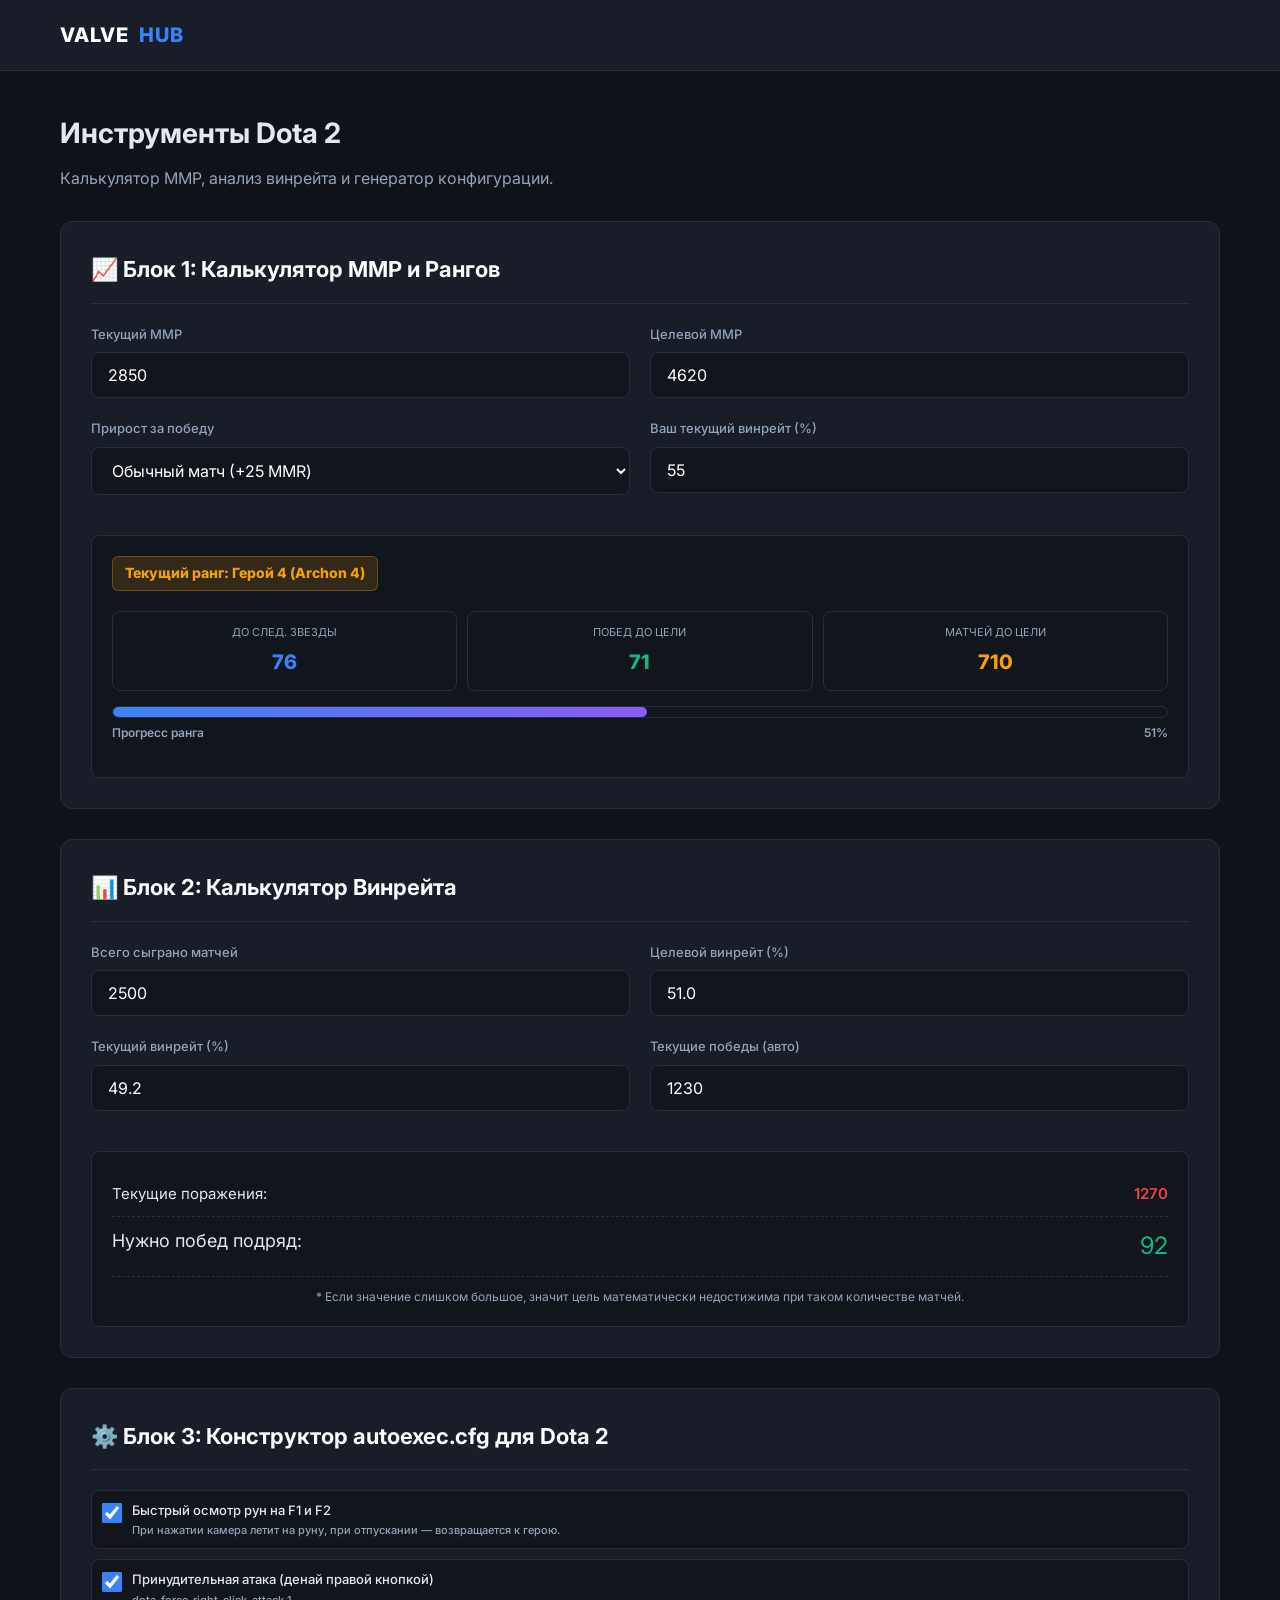
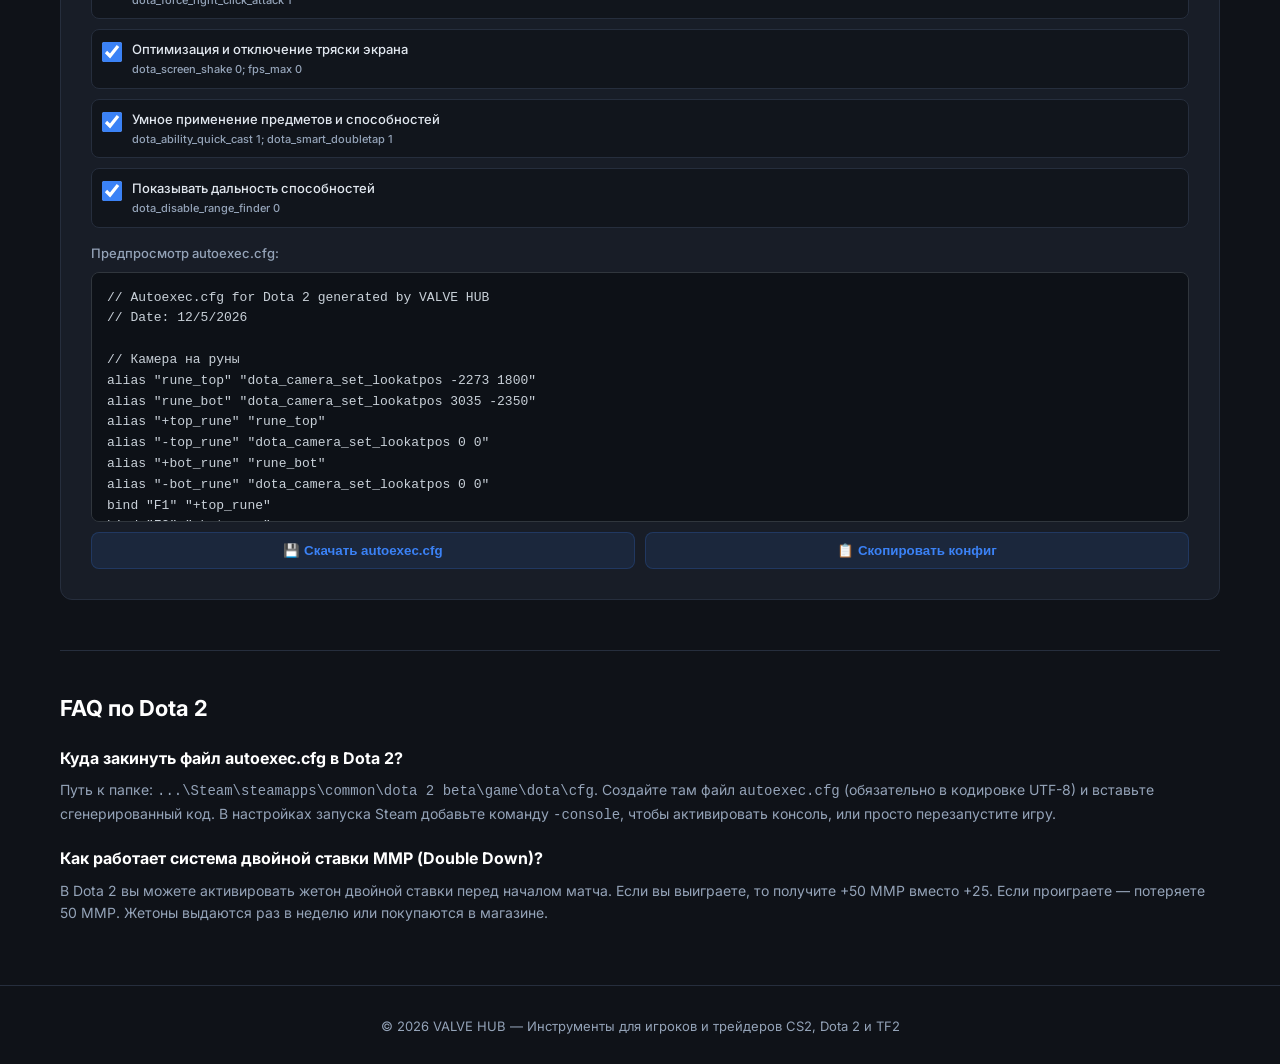
<file: dota2-tools.html>
<!DOCTYPE html>
<html lang="ru">
<head>
    <meta charset="UTF-8">
    <meta name="viewport" content="width=device-width, initial-scale=1.0">
    <title>Dota 2 Инструменты: ММР, Винрейт и Конфиги | VALVE HUB</title>
    <meta name="description" content="Калькулятор ММР и рангов Dota 2, расчет необходимого винрейта и генератор конфига autoexec.cfg с биндами камеры на руны.">
    <link rel="stylesheet" href="style.css">
    <link href="https://fonts.googleapis.com/css2?family=Inter:wght@400;500;600;700;800&display=swap" rel="stylesheet">
    <style>
        .progress-container {
            margin-top: 15px;
            margin-bottom: 15px;
        }
        .progress-track {
            height: 12px;
            background: var(--bg-input);
            border-radius: 6px;
            overflow: hidden;
            border: 1px solid var(--border);
            position: relative;
        }
        .progress-fill {
            height: 100%;
            background: linear-gradient(90deg, var(--accent), #8b5cf6);
            border-radius: 6px;
            transition: width 0.3s ease;
            width: 0%;
        }
        .progress-text {
            display: flex;
            justify-content: space-between;
            font-size: 12px;
            color: var(--text-muted);
            margin-top: 5px;
            font-weight: 600;
        }
        .rank-badge {
            display: inline-block;
            padding: 5px 12px;
            border-radius: 6px;
            font-weight: 800;
            font-size: 14px;
            background: rgba(245, 158, 11, 0.15);
            color: var(--gold);
            border: 1px solid rgba(245, 158, 11, 0.3);
            margin-bottom: 10px;
        }
        .code-box {
            background: #0d1117;
            border: 1px solid #30363d;
            border-radius: 8px;
            padding: 15px;
            font-family: monospace;
            font-size: 13px;
            color: #c9d1d9;
            white-space: pre-wrap;
            max-height: 250px;
            overflow-y: auto;
            margin-bottom: 10px;
        }
        .checkbox-group {
            display: flex;
            flex-direction: column;
            gap: 10px;
            margin-bottom: 15px;
        }
        .checkbox-item {
            display: flex;
            align-items: flex-start;
            gap: 10px;
            background: var(--bg-input);
            padding: 10px;
            border-radius: 8px;
            border: 1px solid var(--border);
        }
        .checkbox-item input[type="checkbox"] {
            width: 20px;
            height: 20px;
            margin-top: 2px;
            accent-color: var(--accent);
            cursor: pointer;
        }
        .checkbox-item label {
            margin: 0;
            cursor: pointer;
            font-size: 13px;
            color: var(--text-main);
            line-height: 1.4;
        }
        .checkbox-item small {
            display: block;
            color: var(--text-muted);
            font-size: 11px;
            margin-top: 4px;
        }
        .grid-stats {
            display: grid;
            grid-template-columns: repeat(auto-fit, minmax(150px, 1fr));
            gap: 10px;
            margin-bottom: 15px;
        }
        .stat-box {
            background: var(--bg-input);
            border: 1px solid var(--border);
            border-radius: 8px;
            padding: 12px;
            text-align: center;
        }
        .stat-label { font-size: 11px; color: var(--text-muted); text-transform: uppercase; margin-bottom: 5px; }
        .stat-value { font-size: 20px; font-weight: 800; color: #fff; }
    </style>
</head>
<body>

    <header>
        <div class="nav-container">
            <a href="index.html" class="logo">VALVE<span>HUB</span></a>
            <ul class="nav-links"></ul>
        </div>
    </header>

    <main>
        <div style="margin-bottom: 30px;">
            <h1 style="font-size: 28px; margin-bottom: 10px;">Инструменты Dota 2</h1>
            <p style="color: var(--text-muted);">Калькулятор ММР, анализ винрейта и генератор конфигурации.</p>
        </div>

        <!-- БЛОК 1: Калькулятор ММР -->
        <section class="calculator-section">
            <h2 class="calc-title">📈 Блок 1: Калькулятор ММР и Рангов</h2>
            
            <div class="form-row">
                <div class="form-group">
                    <label>Текущий ММР</label>
                    <input type="number" id="mmr-current" value="2850" min="0" max="15000" step="1">
                </div>
                <div class="form-group">
                    <label>Целевой ММР</label>
                    <input type="number" id="mmr-target" value="4620" min="0" max="15000" step="1">
                </div>
            </div>

            <div class="form-row">
                <div class="form-group">
                    <label>Прирост за победу</label>
                    <select id="mmr-gain">
                        <option value="25">Обычный матч (+25 MMR)</option>
                        <option value="50">Двойная ставка (+50 MMR)</option>
                    </select>
                </div>
                <div class="form-group">
                    <label>Ваш текущий винрейт (%)</label>
                    <input type="number" id="mmr-winrate" value="55" min="0" max="100" step="0.1">
                </div>
            </div>

            <div class="results-box">
                <div style="margin-bottom: 10px;">
                    <span class="rank-badge" id="current-rank-badge">Ранг: —</span>
                </div>
                
                <div class="grid-stats">
                    <div class="stat-box">
                        <div class="stat-label">До след. звезды</div>
                        <div class="stat-value" id="mmr-to-next" style="color: var(--accent);">0</div>
                    </div>
                    <div class="stat-box">
                        <div class="stat-label">Побед до цели</div>
                        <div class="stat-value" id="wins-to-target" style="color: var(--green);">0</div>
                    </div>
                    <div class="stat-box">
                        <div class="stat-label">Матчей до цели</div>
                        <div class="stat-value" id="matches-to-target" style="color: var(--gold);">0</div>
                    </div>
                </div>

                <div class="progress-container">
                    <div class="progress-track">
                        <div class="progress-fill" id="rank-progress-bar"></div>
                    </div>
                    <div class="progress-text">
                        <span>Прогресс ранга</span>
                        <span id="rank-progress-pct">0%</span>
                    </div>
                </div>
            </div>
        </section>

        <!-- БЛОК 2: Калькулятор винрейта -->
        <section class="calculator-section">
            <h2 class="calc-title">📊 Блок 2: Калькулятор Винрейта</h2>
            
            <div class="form-row">
                <div class="form-group">
                    <label>Всего сыграно матчей</label>
                    <input type="number" id="wr-total" value="2500" min="1" step="1">
                </div>
                <div class="form-group">
                    <label>Целевой винрейт (%)</label>
                    <input type="number" id="wr-target" value="51.0" min="0" max="100" step="0.1">
                </div>
            </div>
            <div class="form-row">
                <div class="form-group">
                    <label>Текущий винрейт (%)</label>
                    <input type="number" id="wr-current" value="49.2" min="0" max="100" step="0.1">
                </div>
                <div class="form-group">
                    <label>Текущие победы (авто)</label>
                    <input type="number" id="wr-wins" value="1230" min="0" step="1">
                </div>
            </div>

            <div class="results-box">
                <div class="result-row">
                    <span>Текущие поражения:</span>
                    <span id="wr-losses" style="color: var(--red); font-weight: 600;">0</span>
                </div>
                <div class="result-row" style="font-size: 18px;">
                    <span>Нужно побед подряд:</span>
                    <span id="wr-needed" class="text-green" style="font-size: 24px;">0</span>
                </div>
                <div style="font-size: 12px; color: var(--text-muted); margin-top: 10px; text-align: center;">
                    * Если значение слишком большое, значит цель математически недостижима при таком количестве матчей.
                </div>
            </div>
        </section>

        <!-- БЛОК 3: Конструктор конфига Dota 2 -->
        <section class="calculator-section">
            <h2 class="calc-title">⚙️ Блок 3: Конструктор autoexec.cfg для Dota 2</h2>
            
            <div class="checkbox-group">
                <div class="checkbox-item">
                    <input type="checkbox" id="cfg-runes" checked>
                    <label for="cfg-runes">Быстрый осмотр рун на F1 и F2
                        <small>При нажатии камера летит на руну, при отпускании — возвращается к герою.</small>
                    </label>
                </div>
                <div class="checkbox-item">
                    <input type="checkbox" id="cfg-deny" checked>
                    <label for="cfg-deny">Принудительная атака (денай правой кнопкой)
                        <small>dota_force_right_click_attack 1</small>
                    </label>
                </div>
                <div class="checkbox-item">
                    <input type="checkbox" id="cfg-opt" checked>
                    <label for="cfg-opt">Оптимизация и отключение тряски экрана
                        <small>dota_screen_shake 0; fps_max 0</small>
                    </label>
                </div>
                <div class="checkbox-item">
                    <input type="checkbox" id="cfg-cast" checked>
                    <label for="cfg-cast">Умное применение предметов и способностей
                        <small>dota_ability_quick_cast 1; dota_smart_doubletap 1</small>
                    </label>
                </div>
                <div class="checkbox-item">
                    <input type="checkbox" id="cfg-range" checked>
                    <label for="cfg-range">Показывать дальность способностей
                        <small>dota_disable_range_finder 0</small>
                    </label>
                </div>
            </div>

            <label style="margin-top: 10px; display: block;">Предпросмотр autoexec.cfg:</label>
            <div class="code-box" id="dota-cfg-output">// Ваш конфиг</div>
            
            <div style="display: flex; gap: 10px; flex-wrap: wrap;">
                <button id="btn-download-dota-cfg" class="btn" style="flex: 1;">💾 Скачать autoexec.cfg</button>
                <button id="btn-copy-dota-cfg" class="btn" style="flex: 1; background: rgba(59, 130, 246, 0.1); color: var(--accent); border-color: rgba(59, 130, 246, 0.2);">📋 Скопировать конфиг</button>
            </div>
        </section>

        <section class="faq-section">
            <h2 style="font-size: 22px; margin-bottom: 20px; color: #fff;">FAQ по Dota 2</h2>
            <div class="faq-item">
                <h3>Куда закинуть файл autoexec.cfg в Dota 2?</h3>
                <p>Путь к папке: <code>...\Steam\steamapps\common\dota 2 beta\game\dota\cfg</code>. Создайте там файл <code>autoexec.cfg</code> (обязательно в кодировке UTF-8) и вставьте сгенерированный код. В настройках запуска Steam добавьте команду <code>-console</code>, чтобы активировать консоль, или просто перезапустите игру.</p>
            </div>
            <div class="faq-item">
                <h3>Как работает система двойной ставки ММР (Double Down)?</h3>
                <p>В Dota 2 вы можете активировать жетон двойной ставки перед началом матча. Если вы выиграете, то получите +50 ММР вместо +25. Если проиграете — потеряете 50 ММР. Жетоны выдаются раз в неделю или покупаются в магазине.</p>
            </div>
        </section>
    </main>

    <footer>
        <p>&copy; 2026 VALVE HUB — Инструменты для игроков и трейдеров CS2, Dota 2 и TF2</p>
    </footer>

    <script>
        window.onload = function() {
            // ==========================================
            // БЛОК 1: ЛОГИКА РАНГОВ
            // ==========================================
            function getRankInfo(mmr) {
                if (mmr >= 5620) return { name: 'Титан (Immortal)', next: null, base: 5620, max: 99999, step: 0 };
                
                if (mmr >= 4620) {
                    const stars = Math.floor((mmr - 4620) / 200) + 1;
                    return { name: `Божество ${stars} (Divine ${stars})`, next: 4620 + stars * 200, base: 4620 + (stars - 1) * 200, max: 4620 + stars * 200, step: 200 };
                }
                
                if (mmr >= 3850) {
                    const stars = Math.floor((mmr - 3850) / 154) + 1;
                    return { name: `Властелин ${stars} (Ancient ${stars})`, next: 3850 + stars * 154, base: 3850 + (stars - 1) * 154, max: 3850 + stars * 154, step: 154 };
                }
                
                if (mmr >= 3080) {
                    const stars = Math.floor((mmr - 3080) / 154) + 1;
                    return { name: `Легенда ${stars} (Legend ${stars})`, next: 3080 + stars * 154, base: 3080 + (stars - 1) * 154, max: 3080 + stars * 154, step: 154 };
                }
                
                if (mmr >= 2310) {
                    const stars = Math.floor((mmr - 2310) / 154) + 1;
                    return { name: `Герой ${stars} (Archon ${stars})`, next: 2310 + stars * 154, base: 2310 + (stars - 1) * 154, max: 2310 + stars * 154, step: 154 };
                }
                
                if (mmr >= 1540) {
                    const stars = Math.floor((mmr - 1540) / 154) + 1;
                    return { name: `Рыцарь ${stars} (Crusader ${stars})`, next: 1540 + stars * 154, base: 1540 + (stars - 1) * 154, max: 1540 + stars * 154, step: 154 };
                }
                
                if (mmr >= 770) {
                    const stars = Math.floor((mmr - 770) / 154) + 1;
                    return { name: `Страж ${stars} (Guardian ${stars})`, next: 770 + stars * 154, base: 770 + (stars - 1) * 154, max: 770 + stars * 154, step: 154 };
                }
                
                const stars = Math.floor(mmr / 154) + 1;
                return { name: `Рекрут ${stars} (Herald ${stars})`, next: stars * 154, base: (stars - 1) * 154, max: stars * 154, step: 154 };
            }

            function calcMMR() {
                const current = parseFloat(document.getElementById('mmr-current').value) || 0;
                const target = parseFloat(document.getElementById('mmr-target').value) || 0;
                const gain = parseFloat(document.getElementById('mmr-gain').value) || 25;
                const winrate = parseFloat(document.getElementById('mmr-winrate').value) || 0;

                const rank = getRankInfo(current);
                document.getElementById('current-rank-badge').textContent = `Текущий ранг: ${rank.name}`;

                // Прогресс до следующей звезды
                let progressPct = 0;
                let toNext = 0;
                
                if (rank.name.includes('Immortal')) {
                    progressPct = 100;
                    toNext = 0;
                    document.getElementById('rank-progress-pct').textContent = 'MAX';
                } else {
                    const currentInStep = current - rank.base;
                    const stepSize = rank.max - rank.base;
                    progressPct = Math.max(0, Math.min(100, (currentInStep / stepSize) * 100));
                    toNext = rank.next - current;
                    document.getElementById('rank-progress-pct').textContent = progressPct.toFixed(0) + '%';
                }

                document.getElementById('rank-progress-bar').style.width = progressPct + '%';
                document.getElementById('mmr-to-next').textContent = toNext;

                // Расчет побед до цели
                const mmrDiff = target - current;
                let winsNeeded = 0;
                let matchesNeeded = 0;

                if (mmrDiff > 0) {
                    winsNeeded = Math.ceil(mmrDiff / gain);
                    if (winrate > 50) {
                        // Формула: (Winrate * Matches) - ((100 - Winrate) * Matches) = Wins * Winrate... 
                        // Проще: Матчи = Победы / (2 * Winrate/100 - 1)
                        const wrFactor = (winrate / 100) - (1 - (winrate / 100)); // Превышение винрейта над 50%
                        matchesNeeded = Math.ceil(winsNeeded / wrFactor);
                    } else {
                        matchesNeeded = -1; // Недостижимо
                    }
                }

                document.getElementById('wins-to-target').textContent = winsNeeded > 0 ? winsNeeded : '0';
                document.getElementById('matches-to-target').textContent = matchesNeeded > 0 ? matchesNeeded : (mmrDiff > 0 ? '∞' : '0');
            }

            document.getElementById('mmr-current').addEventListener('input', calcMMR);
            document.getElementById('mmr-target').addEventListener('input', calcMMR);
            document.getElementById('mmr-gain').addEventListener('change', calcMMR);
            document.getElementById('mmr-winrate').addEventListener('input', calcMMR);

            // ==========================================
            // БЛОК 2: КАЛЬКУЛЯТОР ВИНРЕЙТА
            // ==========================================
            function calcWinrate(source) {
                const total = parseFloat(document.getElementById('wr-total').value) || 1;
                const targetWr = parseFloat(document.getElementById('wr-target').value) || 0;
                const currWr = parseFloat(document.getElementById('wr-current').value) || 0;
                
                let wins = parseFloat(document.getElementById('wr-wins').value) || 0;

                if (source === 'percent') {
                    wins = Math.round(total * (currWr / 100));
                    document.getElementById('wr-wins').value = wins;
                } else if (source === 'wins') {
                    const newWr = (wins / total) * 100;
                    document.getElementById('wr-current').value = newWr.toFixed(1);
                }

                const losses = total - wins;
                document.getElementById('wr-losses').textContent = losses;

                // Точная формула для стрика побед
                // wins_needed = ceil((target_wr * total_matches - 100 * current_wins) / (100 - target_wr))
                let needed = 0;
                if (targetWr > currWr && targetWr < 100) {
                    needed = Math.ceil((targetWr * total - 100 * wins) / (100 - targetWr));
                }
                
                document.getElementById('wr-needed').textContent = needed > 0 ? needed : '0';
            }

            document.getElementById('wr-total').addEventListener('input', () => calcWinrate('percent'));
            document.getElementById('wr-current').addEventListener('input', () => calcWinrate('percent'));
            document.getElementById('wr-wins').addEventListener('input', () => calcWinrate('wins'));
            document.getElementById('wr-target').addEventListener('input', () => calcWinrate('percent'));

            // ==========================================
            // БЛОК 3: КОНСТРУКТОР КОНФИГА DOTA 2
            // ==========================================
            function generateDotaCfg() {
                let lines = ['// Autoexec.cfg for Dota 2 generated by VALVE HUB', '// Date: ' + new Date().toLocaleDateString(), ''];

                if (document.getElementById('cfg-runes').checked) {
                    lines.push(
                        '// Камера на руны',
                        'alias "rune_top" "dota_camera_set_lookatpos -2273 1800"',
                        'alias "rune_bot" "dota_camera_set_lookatpos 3035 -2350"',
                        'alias "+top_rune" "rune_top"',
                        'alias "-top_rune" "dota_camera_set_lookatpos 0 0"',
                        'alias "+bot_rune" "rune_bot"',
                        'alias "-bot_rune" "dota_camera_set_lookatpos 0 0"',
                        'bind "F1" "+top_rune"',
                        'bind "F2" "+bot_rune"',
                        ''
                    );
                }
                if (document.getElementById('cfg-deny').checked) {
                    lines.push('// Денай правой кнопкой', 'dota_force_right_click_attack 1', '');
                }
                if (document.getElementById('cfg-opt').checked) {
                    lines.push('// Оптимизация', 'dota_screen_shake 0', 'fps_max 0', 'engine_no_focus_sleep 0', '');
                }
                if (document.getElementById('cfg-cast').checked) {
                    lines.push('// Быстрый каст', 'dota_ability_quick_cast 1', 'dota_smart_doubletap 1', '');
                }
                if (document.getElementById('cfg-range').checked) {
                    lines.push('// Дальность способностей', 'dota_disable_range_finder 0', '');
                }

                lines.push('// Конец конфига');
                
                const result = lines.join('\n');
                document.getElementById('dota-cfg-output').textContent = result;
                return result;
            }

            document.querySelectorAll('.checkbox-item input').forEach(el => {
                el.addEventListener('change', generateDotaCfg);
            });

            document.getElementById('btn-copy-dota-cfg').addEventListener('click', () => {
                const text = document.getElementById('dota-cfg-output').textContent;
                navigator.clipboard.writeText(text).then(() => {
                    const btn = document.getElementById('btn-copy-dota-cfg');
                    const orig = btn.textContent;
                    btn.textContent = '✅ Скопировано!';
                    btn.style.background = 'var(--green)';
                    btn.style.color = '#fff';
                    setTimeout(() => {
                        btn.textContent = orig;
                        btn.style.background = '';
                        btn.style.color = '';
                    }, 2000);
                });
            });

            document.getElementById('btn-download-dota-cfg').addEventListener('click', () => {
                const text = generateDotaCfg();
                const blob = new Blob([text], { type: 'text/plain' });
                const url = URL.createObjectURL(blob);
                const a = document.createElement('a');
                a.href = url;
                a.download = 'autoexec.cfg';
                document.body.appendChild(a);
                a.click();
                document.body.removeChild(a);
                URL.revokeObjectURL(url);
            });

            // ==========================================
            // ИНИЦИАЛИЗАЦИЯ ПРИ ЗАГРУЗКЕ
            // ==========================================
            calcMMR();
            calcWinrate('percent');
            generateDotaCfg();
        };
    </script>
    
    <script src="nav.js"></script>
</body>
</html>
</file>
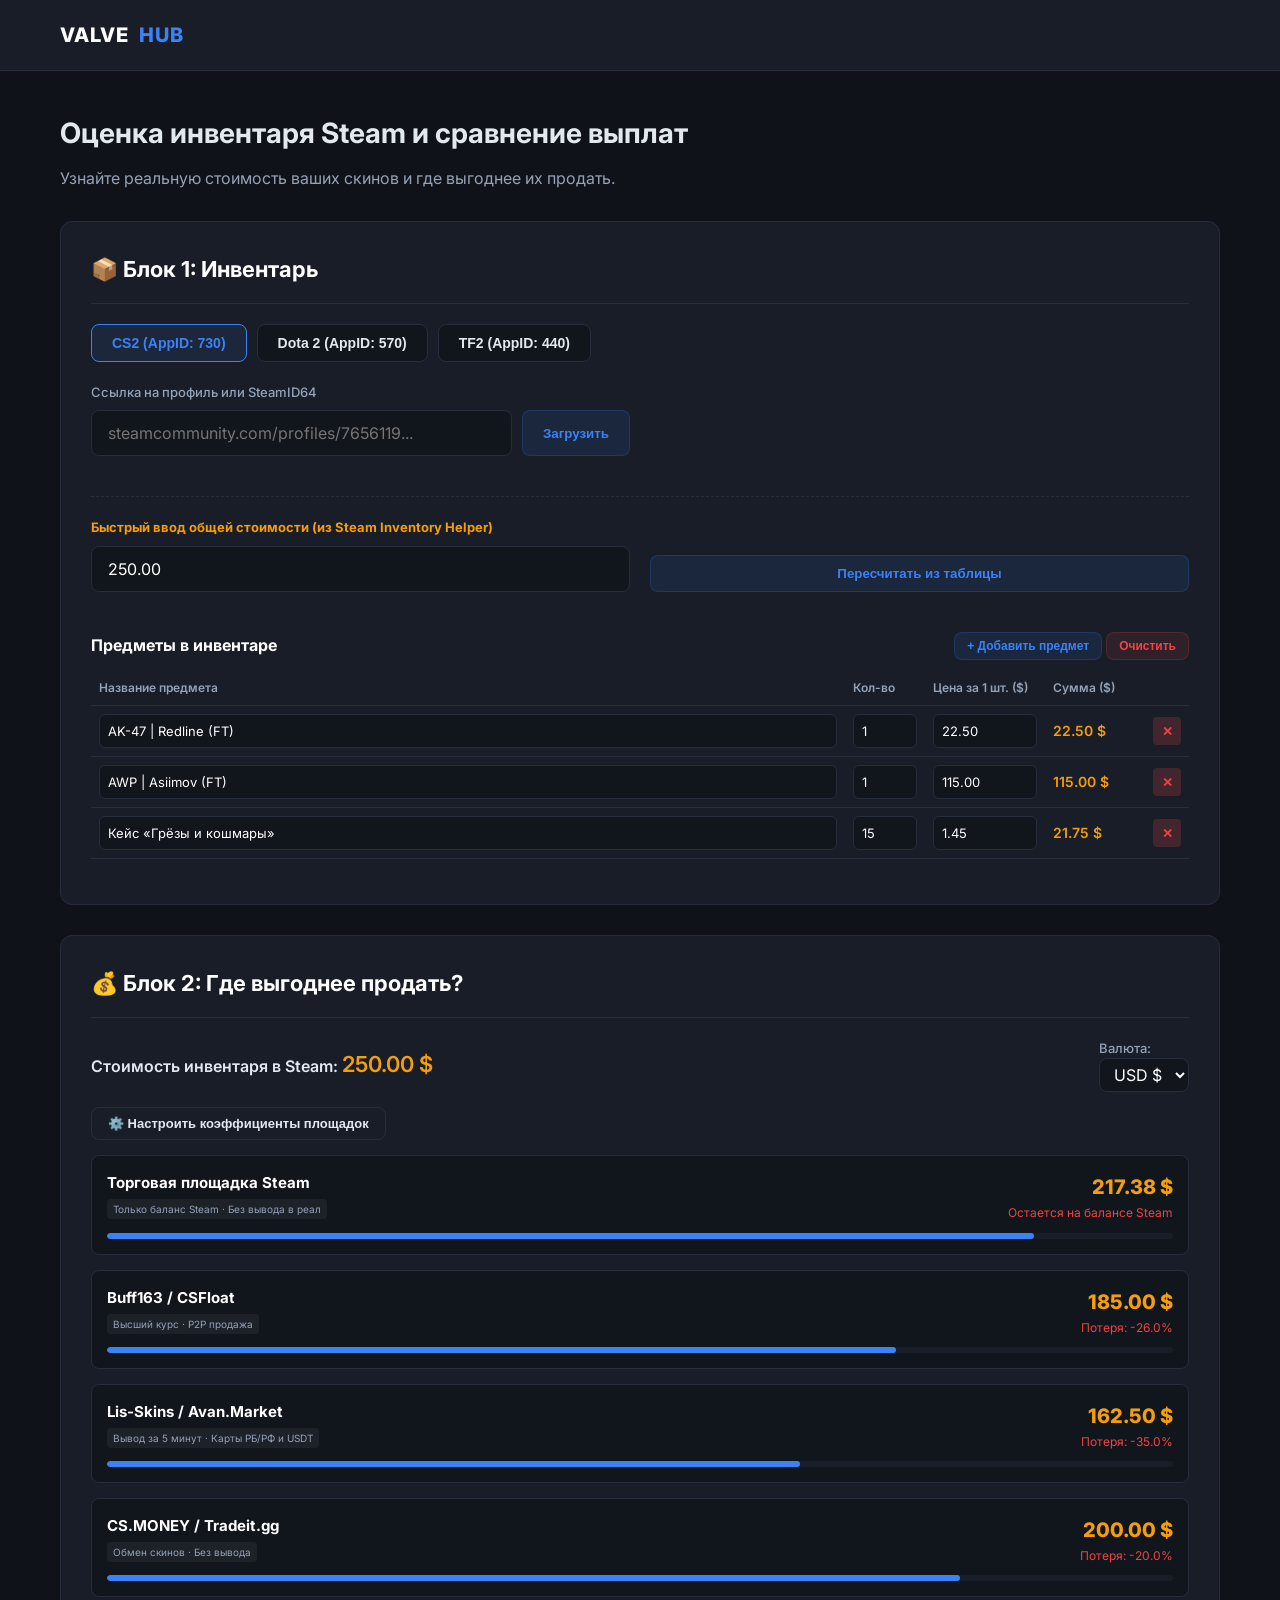
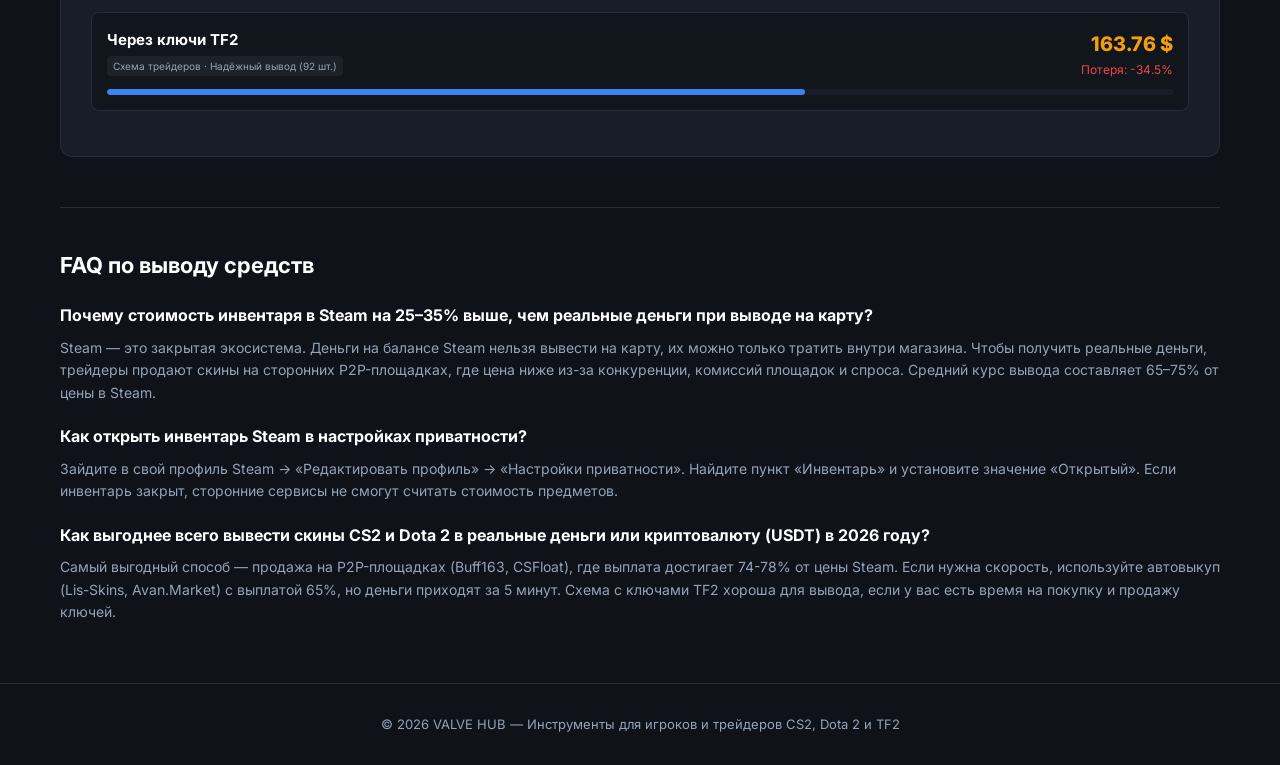
<file: inventory-value.html>
<!DOCTYPE html>
<html lang="ru">
<head>
    <meta charset="UTF-8">
    <meta name="viewport" content="width=device-width, initial-scale=1.0">
    <title>Оценка инвентаря Steam и сравнение выплат | VALVE HUB</title>
    <meta name="description" content="Узнайте реальную стоимость вашего инвентаря CS2, Dota 2, TF2 и сравните выплаты на торговых площадках Steam, Buff163, Lis-Skins, CS.MONEY и через ключи TF2.">
    <link rel="stylesheet" href="style.css">
    <link href="https://fonts.googleapis.com/css2?family=Inter:wght@400;500;600;700;800&display=swap" rel="stylesheet">
    <style>
        .game-tabs {
            display: flex;
            gap: 10px;
            margin-bottom: 20px;
            flex-wrap: wrap;
        }
        .game-tab {
            padding: 10px 20px;
            background: var(--bg-input);
            border: 1px solid var(--border);
            color: var(--text-main);
            border-radius: 8px;
            cursor: pointer;
            font-weight: 600;
            font-size: 14px;
            transition: 0.2s;
        }
        .game-tab:hover { border-color: var(--accent); }
        .game-tab.active {
            background: rgba(59, 130, 246, 0.1);
            border-color: var(--accent);
            color: var(--accent);
        }
        
        .inventory-table {
            width: 100%;
            border-collapse: collapse;
            margin-bottom: 15px;
        }
        .inventory-table th {
            text-align: left;
            font-size: 12px;
            color: var(--text-muted);
            padding: 8px;
            border-bottom: 1px solid var(--border);
            font-weight: 600;
        }
        .inventory-table td {
            padding: 8px;
            border-bottom: 1px solid var(--border);
            font-size: 14px;
        }
        .inventory-table input {
            width: 100%;
            background: var(--bg-input);
            border: 1px solid var(--border);
            color: #fff;
            padding: 8px;
            border-radius: 6px;
            font-size: 13px;
        }
        .inventory-table input:focus { border-color: var(--accent); outline: none; }
        
        .remove-item-btn {
            background: rgba(239, 68, 68, 0.2);
            color: var(--red);
            border: none;
            border-radius: 4px;
            width: 28px;
            height: 28px;
            cursor: pointer;
            font-weight: bold;
            transition: 0.2s;
        }
        .remove-item-btn:hover { background: var(--red); color: #fff; }

        .platform-card {
            background: var(--bg-input);
            border: 1px solid var(--border);
            border-radius: 8px;
            padding: 15px;
            margin-bottom: 15px;
            position: relative;
        }
        .platform-card.best {
            border-color: var(--green);
            box-shadow: 0 0 10px rgba(16, 185, 129, 0.1);
        }
        .best-badge {
            position: absolute;
            top: -10px;
            right: 15px;
            background: var(--green);
            color: #fff;
            font-size: 10px;
            font-weight: 800;
            padding: 2px 8px;
            border-radius: 4px;
            text-transform: uppercase;
        }
        .platform-header {
            display: flex;
            justify-content: space-between;
            align-items: flex-start;
            margin-bottom: 10px;
        }
        .platform-title { font-weight: 700; font-size: 15px; color: #fff; }
        .platform-badge {
            font-size: 10px;
            color: var(--text-muted);
            background: rgba(255,255,255,0.05);
            padding: 2px 6px;
            border-radius: 4px;
            margin-top: 2px;
            display: inline-block;
        }
        .platform-value { font-size: 20px; font-weight: 800; color: var(--gold); }
        .platform-loss { font-size: 12px; color: var(--red); }
        
        .progress-track {
            height: 6px;
            background: var(--bg-card);
            border-radius: 3px;
            margin-top: 10px;
            overflow: hidden;
        }
        .progress-fill {
            height: 100%;
            border-radius: 3px;
            background: var(--accent);
            transition: width 0.3s ease;
        }
        .platform-card.best .progress-fill { background: var(--green); }

        .settings-panel {
            display: none;
            background: var(--bg-card);
            border: 1px solid var(--border);
            border-radius: 8px;
            padding: 15px;
            margin-bottom: 20px;
        }
        .settings-panel.open { display: block; }
        
        .status-msg {
            padding: 10px;
            border-radius: 8px;
            font-size: 13px;
            margin-bottom: 15px;
            display: none;
        }
        .status-msg.success { background: rgba(16, 185, 129, 0.1); color: var(--green); border: 1px solid rgba(16, 185, 129, 0.2); display: block; }
        .status-msg.warning { background: rgba(245, 158, 11, 0.1); color: var(--gold); border: 1px solid rgba(245, 158, 11, 0.2); display: block; }
        .status-msg.error { background: rgba(239, 68, 68, 0.1); color: var(--red); border: 1px solid rgba(239, 68, 68, 0.2); display: block; }
    </style>
</head>
<body>

    <header>
        <div class="nav-container">
            <a href="index.html" class="logo">VALVE<span>HUB</span></a>
            <ul class="nav-links"></ul>
        </div>
    </header>

    <main>
        <div style="margin-bottom: 30px;">
            <h1 style="font-size: 28px; margin-bottom: 10px;">Оценка инвентаря Steam и сравнение выплат</h1>
            <p style="color: var(--text-muted);">Узнайте реальную стоимость ваших скинов и где выгоднее их продать.</p>
        </div>

        <!-- БЛОК 1: Инвентарь -->
        <section class="calculator-section">
            <h2 class="calc-title">📦 Блок 1: Инвентарь</h2>

            <div class="game-tabs" id="game-tabs">
                <button class="game-tab active" data-appid="730">CS2 (AppID: 730)</button>
                <button class="game-tab" data-appid="570">Dota 2 (AppID: 570)</button>
                <button class="game-tab" data-appid="440">TF2 (AppID: 440)</button>
            </div>

            <div class="form-row">
                <div class="form-group">
                    <label>Ссылка на профиль или SteamID64</label>
                    <div style="display: flex; gap: 10px;">
                        <input type="text" id="steam-url" placeholder="steamcommunity.com/profiles/7656119..." style="flex: 1;">
                        <button id="btn-load-inv" class="btn" style="width: auto; padding: 0 20px;">Загрузить</button>
                    </div>
                </div>
            </div>
            
            <div id="steam-status" class="status-msg"></div>

            <div class="form-row" style="margin-top: 20px; padding-top: 20px; border-top: 1px dashed var(--border);">
                <div class="form-group">
                    <label style="color: var(--gold); font-weight: 700;">Быстрый ввод общей стоимости (из Steam Inventory Helper)</label>
                    <input type="number" id="quick-total" value="250.00" step="0.01" min="0">
                </div>
                <div class="form-group" style="display: flex; align-items: flex-end;">
                    <button id="btn-calc-table" class="btn" style="width: 100%;">Пересчитать из таблицы</button>
                </div>
            </div>

            <div style="margin-top: 20px;">
                <div style="display: flex; justify-content: space-between; align-items: center; margin-bottom: 10px;">
                    <h3 style="font-size: 16px; color: #fff;">Предметы в инвентаре</h3>
                    <div>
                        <button id="btn-add-item" class="btn" style="width: auto; padding: 6px 12px; font-size: 12px;">+ Добавить предмет</button>
                        <button id="btn-clear-items" class="btn" style="width: auto; padding: 6px 12px; font-size: 12px; background: rgba(239, 68, 68, 0.1); color: var(--red); border-color: rgba(239, 68, 68, 0.2);">Очистить</button>
                    </div>
                </div>
                
                <table class="inventory-table">
                    <thead>
                        <tr>
                            <th>Название предмета</th>
                            <th style="width: 80px;">Кол-во</th>
                            <th style="width: 120px;">Цена за 1 шт. ($)</th>
                            <th style="width: 100px;">Сумма ($)</th>
                            <th style="width: 40px;"></th>
                        </tr>
                    </thead>
                    <tbody id="items-tbody">
                        <!-- Заполняется через JS -->
                    </tbody>
                </table>
            </div>
        </section>

        <!-- БЛОК 2: Сравнение выплат -->
        <section class="calculator-section">
            <h2 class="calc-title">💰 Блок 2: Где выгоднее продать?</h2>
            
            <div style="display: flex; justify-content: space-between; align-items: center; margin-bottom: 15px; flex-wrap: wrap; gap: 10px;">
                <div style="font-size: 16px; font-weight: 600;">
                    Стоимость инвентаря в Steam: <span id="display-total-steam" style="color: var(--gold); font-size: 22px;">0.00 $</span>
                </div>
                <div>
                    <label style="margin: 0; margin-right: 10px;">Валюта:</label>
                    <select id="currency-select" style="width: auto; display: inline-block; padding: 5px 10px;">
                        <option value="USD">USD $</option>
                        <option value="RUB">RUB ₽</option>
                        <option value="BYN">BYN</option>
                    </select>
                </div>
            </div>

            <button id="btn-toggle-settings" class="btn" style="width: auto; font-size: 13px; padding: 8px 16px; margin-bottom: 15px; background: var(--bg-card); border: 1px solid var(--border); color: var(--text-main);">
                ⚙️ Настроить коэффициенты площадок
            </button>

            <div id="settings-panel" class="settings-panel">
                <h4 style="margin-bottom: 10px; color: #fff;">Коэффициенты и курсы</h4>
                <div class="form-row">
                    <div class="form-group">
                        <label>Buff163 / CSFloat (% от Steam)</label>
                        <input type="number" id="coeff-p2p" value="74" step="1" min="0" max="100">
                    </div>
                    <div class="form-group">
                        <label>Lis-Skins / Avan.Market (% от Steam)</label>
                        <input type="number" id="coeff-instant" value="65" step="1" min="0" max="100">
                    </div>
                </div>
                <div class="form-row">
                    <div class="form-group">
                        <label>CS.MONEY / Tradeit.gg (% от Steam)</label>
                        <input type="number" id="coeff-trade" value="80" step="1" min="0" max="100">
                    </div>
                    <div class="form-group">
                        <label>Цена ключа TF2 в Steam ($)</label>
                        <input type="number" id="tf2-key-steam" value="2.35" step="0.01" min="0.01">
                    </div>
                </div>
                <div class="form-row">
                    <div class="form-group">
                        <label>Цена скупа ключа TF2 в реал ($)</label>
                        <input type="number" id="tf2-key-real" value="1.78" step="0.01" min="0.01">
                    </div>
                    <div class="form-group">
                        <label>Курс USD → RUB</label>
                        <input type="number" id="rate-usd-rub" value="95.00" step="0.1" min="0.1">
                    </div>
                </div>
                <div class="form-group">
                    <label>Курс USD → BYN</label>
                    <input type="number" id="rate-usd-byn" value="3.25" step="0.01" min="0.01">
                </div>
                <button id="btn-save-settings" class="btn" style="width: auto; font-size: 12px;">Сохранить настройки</button>
            </div>

            <div id="platforms-container">
                <!-- Карточки площадок заполняются через JS -->
            </div>
        </section>

        <section class="faq-section">
            <h2 style="font-size: 22px; margin-bottom: 20px; color: #fff;">FAQ по выводу средств</h2>
            <div class="faq-item">
                <h3>Почему стоимость инвентаря в Steam на 25–35% выше, чем реальные деньги при выводе на карту?</h3>
                <p>Steam — это закрытая экосистема. Деньги на балансе Steam нельзя вывести на карту, их можно только тратить внутри магазина. Чтобы получить реальные деньги, трейдеры продают скины на сторонних P2P-площадках, где цена ниже из-за конкуренции, комиссий площадок и спроса. Средний курс вывода составляет 65–75% от цены в Steam.</p>
            </div>
            <div class="faq-item">
                <h3>Как открыть инвентарь Steam в настройках приватности?</h3>
                <p>Зайдите в свой профиль Steam -> «Редактировать профиль» -> «Настройки приватности». Найдите пункт «Инвентарь» и установите значение «Открытый». Если инвентарь закрыт, сторонние сервисы не смогут считать стоимость предметов.</p>
            </div>
            <div class="faq-item">
                <h3>Как выгоднее всего вывести скины CS2 и Dota 2 в реальные деньги или криптовалюту (USDT) в 2026 году?</h3>
                <p>Самый выгодный способ — продажа на P2P-площадках (Buff163, CSFloat), где выплата достигает 74-78% от цены Steam. Если нужна скорость, используйте автовыкуп (Lis-Skins, Avan.Market) с выплатой 65%, но деньги приходят за 5 минут. Схема с ключами TF2 хороша для вывода, если у вас есть время на покупку и продажу ключей.</p>
            </div>
        </section>
    </main>

    <footer>
        <p>&copy; 2026 VALVE HUB — Инструменты для игроков и трейдеров CS2, Dota 2 и TF2</p>
    </footer>

    <script>
        window.onload = function() {
            // ==========================================
            // БАЗОВЫЕ ДАННЫЕ И СОСТОЯНИЕ
            // ==========================================
            let currentAppId = 730;
            let currentCurrency = 'USD';
            let items = [
                { name: 'AK-47 | Redline (FT)', qty: 1, price: 22.50 },
                { name: 'AWP | Asiimov (FT)', qty: 1, price: 115.00 },
                { name: 'Кейс «Грёзы и кошмары»', qty: 15, price: 1.45 }
            ];
            
            const DEFAULT_SETTINGS = {
                p2p: 74,
                instant: 65,
                trade: 80,
                keySteam: 2.35,
                keyReal: 1.78,
                usdRub: 95.00,
                usdByn: 3.25
            };
            
            let settings = { ...DEFAULT_SETTINGS };

            // Загрузка настроек
            try {
                const saved = localStorage.getItem('valvehub_inv_settings');
                if (saved) settings = { ...settings, ...JSON.parse(saved) };
            } catch(e) {}

            // Установка значений в поля настроек
            function applySettingsToUI() {
                document.getElementById('coeff-p2p').value = settings.p2p;
                document.getElementById('coeff-instant').value = settings.instant;
                document.getElementById('coeff-trade').value = settings.trade;
                document.getElementById('tf2-key-steam').value = settings.keySteam;
                document.getElementById('tf2-key-real').value = settings.keyReal;
                document.getElementById('rate-usd-rub').value = settings.usdRub;
                document.getElementById('rate-usd-byn').value = settings.usdByn;
            }

            // ==========================================
            // БЛОК 1: ТАБЛИЦА ПРЕДМЕТОВ
            // ==========================================
            function renderTable() {
                const tbody = document.getElementById('items-tbody');
                tbody.innerHTML = '';
                
                items.forEach((item, index) => {
                    const tr = document.createElement('tr');
                    const sum = (item.qty * item.price).toFixed(2);
                    
                    tr.innerHTML = `
                        <td><input type="text" value="${item.name}" data-index="${index}" data-field="name"></td>
                        <td><input type="number" value="${item.qty}" min="1" step="1" data-index="${index}" data-field="qty"></td>
                        <td><input type="number" value="${item.price.toFixed(2)}" min="0" step="0.01" data-index="${index}" data-field="price"></td>
                        <td style="color: var(--gold); font-weight: 600;">${sum} $</td>
                        <td><button class="remove-item-btn" data-index="${index}">✕</button></td>
                    `;
                    tbody.appendChild(tr);
                });

                // Слушатели для инпутов
                tbody.querySelectorAll('input').forEach(input => {
                    input.addEventListener('input', (e) => {
                        const idx = parseInt(e.target.dataset.index);
                        const field = e.target.dataset.field;
                        if (field === 'name') items[idx].name = e.target.value;
                        else if (field === 'qty') items[idx].qty = Math.max(1, parseInt(e.target.value) || 1);
                        else if (field === 'price') items[idx].price = Math.max(0, parseFloat(e.target.value) || 0);
                        
                        // Обновляем только сумму в строке
                        const tr = e.target.closest('tr');
                        if (tr) {
                            const sumCell = tr.cells[3];
                            if (sumCell) sumCell.textContent = (items[idx].qty * items[idx].price).toFixed(2) + ' $';
                        }
                    });
                });

                // Слушатели для удаления
                tbody.querySelectorAll('.remove-item-btn').forEach(btn => {
                    btn.addEventListener('click', (e) => {
                        const idx = parseInt(e.target.dataset.index);
                        items.splice(idx, 1);
                        renderTable();
                        calcAll();
                    });
                });
            }

            document.getElementById('btn-add-item').addEventListener('click', () => {
                items.push({ name: 'Новый предмет', qty: 1, price: 0 });
                renderTable();
                calcAll();
            });

            document.getElementById('btn-clear-items').addEventListener('click', () => {
                items = [];
                renderTable();
                calcAll();
            });

            document.getElementById('btn-calc-table').addEventListener('click', () => {
                calcAll();
            });

            // ==========================================
            // ПЕРЕСЧЕТ И СРАВНЕНИЕ ПЛОЩАДОК
            // ==========================================
            function calcAll() {
                // 1. Сумма из таблицы
                let tableSum = 0;
                items.forEach(i => tableSum += i.qty * i.price);
                
                // 2. Если пользователь ввел "Быстрый ввод", используем его
                let quickVal = parseFloat(document.getElementById('quick-total').value);
                let steamTotal = !isNaN(quickVal) && quickVal > 0 ? quickVal : tableSum;
                
                if (steamTotal <= 0) steamTotal = 0;

                document.getElementById('display-total-steam').textContent = steamTotal.toFixed(2) + ' $';

                // 3. Множители валют
                let multiplier = 1;
                let symbol = '$';
                if (currentCurrency === 'RUB') { multiplier = settings.usdRub; symbol = '₽'; }
                else if (currentCurrency === 'BYN') { multiplier = settings.usdByn; symbol = 'BYN'; }

                // 4. Расчет площадок
                // Steam (баланс): -15% от цены
                const steamNet = steamTotal * 0.8695; // с учетом округлений Valve
                
                // P2P (Buff163)
                const p2p = steamTotal * (settings.p2p / 100);
                
                // Instant (Lis-Skins)
                const instant = steamTotal * (settings.instant / 100);
                
                // Trade (CS.MONEY)
                const trade = steamTotal * (settings.trade / 100);
                
                // TF2 Keys
                const keysCount = Math.floor(steamNet / settings.keySteam);
                const keysTotal = keysCount * settings.keyReal;

                // Массив площадок
                let platforms = [
                    { 
                        name: 'Торговая площадка Steam', 
                        desc: 'Только баланс Steam · Без вывода в реал', 
                        value: steamNet, 
                        type: 'steam'
                    },
                    { 
                        name: 'Buff163 / CSFloat', 
                        desc: 'Высший курс · P2P продажа', 
                        value: p2p, 
                        type: 'p2p'
                    },
                    { 
                        name: 'Lis-Skins / Avan.Market', 
                        desc: 'Вывод за 5 минут · Карты РБ/РФ и USDT', 
                        value: instant, 
                        type: 'instant'
                    },
                    { 
                        name: 'CS.MONEY / Tradeit.gg', 
                        desc: 'Обмен скинов · Без вывода', 
                        value: trade, 
                        type: 'trade'
                    },
                    { 
                        name: 'Через ключи TF2', 
                        desc: `Схема трейдеров · Надёжный вывод (${keysCount} шт.)`, 
                        value: keysTotal, 
                        type: 'keys'
                    }
                ];

                // Сортируем по убыванию для поиска лучшего
                const best = platforms.reduce((max, p) => p.value > max.value ? p : max, platforms[0]);

                // Рендер карточек
                const container = document.getElementById('platforms-container');
                container.innerHTML = '';

                platforms.forEach(p => {
                    const isBest = (p.value === best.value && p.type !== 'steam');
                    const lossPct = steamTotal > 0 ? ((steamTotal - p.value) / steamTotal * 100).toFixed(1) : '0.0';
                    
                    // Прогресс-бар (от 0 до 100% относительно Steam)
                    const barWidth = steamTotal > 0 ? (p.value / steamTotal * 100) : 0;
                    
                    const displayValue = (p.value * multiplier).toFixed(2) + ' ' + symbol;
                    const lossDisplay = p.type === 'steam' 
                        ? 'Остается на балансе Steam' 
                        : `Потеря: -${lossPct}%`;

                    const div = document.createElement('div');
                    div.className = 'platform-card' + (isBest ? ' best' : '');
                    div.innerHTML = `
                        ${isBest ? '<div class="best-badge">ЛУЧШИЙ ВЫВОД В РЕАЛ</div>' : ''}
                        <div class="platform-header">
                            <div>
                                <div class="platform-title">${p.name}</div>
                                <div class="platform-badge">${p.desc}</div>
                            </div>
                            <div style="text-align: right;">
                                <div class="platform-value" style="color: ${isBest ? 'var(--green)' : 'var(--gold)'}">${displayValue}</div>
                                <div class="platform-loss">${lossDisplay}</div>
                            </div>
                        </div>
                        <div class="progress-track">
                            <div class="progress-fill" style="width: ${barWidth}%;"></div>
                        </div>
                    `;
                    container.appendChild(div);
                });
            }

            // ==========================================
            // СОБЫТИЯ И НАСТРОЙКИ
            // ==========================================
            document.getElementById('quick-total').addEventListener('input', calcAll);
            document.getElementById('currency-select').addEventListener('change', (e) => {
                currentCurrency = e.target.value;
                calcAll();
            });

            document.getElementById('btn-toggle-settings').addEventListener('click', () => {
                const panel = document.getElementById('settings-panel');
                panel.classList.toggle('open');
            });

            document.getElementById('btn-save-settings').addEventListener('click', () => {
                settings.p2p = parseFloat(document.getElementById('coeff-p2p').value) || 74;
                settings.instant = parseFloat(document.getElementById('coeff-instant').value) || 65;
                settings.trade = parseFloat(document.getElementById('coeff-trade').value) || 80;
                settings.keySteam = parseFloat(document.getElementById('tf2-key-steam').value) || 2.35;
                settings.keyReal = parseFloat(document.getElementById('tf2-key-real').value) || 1.78;
                settings.usdRub = parseFloat(document.getElementById('rate-usd-rub').value) || 95;
                settings.usdByn = parseFloat(document.getElementById('rate-usd-byn').value) || 3.25;

                localStorage.setItem('valvehub_inv_settings', JSON.stringify(settings));
                calcAll();
                
                const btn = document.getElementById('btn-save-settings');
                const orig = btn.textContent;
                btn.textContent = '✅ Сохранено!';
                btn.style.background = 'var(--green)';
                btn.style.color = '#fff';
                setTimeout(() => {
                    btn.textContent = orig;
                    btn.style.background = '';
                    btn.style.color = '';
                }, 2000);
            });

            // ==========================================
            // БЛОК 1: ЗАГРУЗКА ИНВЕНТАРЯ STEAM
            // ==========================================
            document.querySelectorAll('.game-tab').forEach(tab => {
                tab.addEventListener('click', () => {
                    document.querySelectorAll('.game-tab').forEach(t => t.classList.remove('active'));
                    tab.classList.add('active');
                    currentAppId = parseInt(tab.dataset.appid);
                });
            });

            document.getElementById('btn-load-inv').addEventListener('click', async () => {
                const urlInput = document.getElementById('steam-url').value.trim();
                const statusEl = document.getElementById('steam-status');
                
                if (!urlInput) {
                    statusEl.className = 'status-msg warning';
                    statusEl.textContent = 'Пожалуйста, введите ссылку или SteamID64.';
                    return;
                }

                // Извлечение SteamID64
                const match = urlInput.match(/(7656119\d{10})/);
                if (!match) {
                    statusEl.className = 'status-msg warning';
                    statusEl.textContent = 'Неверный формат. Пожалуйста, используйте цифровую ссылку (/profiles/7656119...) или введите предметы вручную.';
                    return;
                }

                const steamId = match[1];
                statusEl.className = 'status-msg';
                statusEl.textContent = 'Загрузка...';
                statusEl.style.display = 'block';

                const proxyUrl = 'https://api.allorigins.win/raw?url=' + encodeURIComponent(`https://steamcommunity.com/inventory/${steamId}/${currentAppId}/2?l=russian&count=75`);

                const controller = new AbortController();
                const timeoutId = setTimeout(() => controller.abort(), 8000);

                try {
                    const response = await fetch(proxyUrl, { signal: controller.signal });
                    clearTimeout(timeoutId);
                    
                    if (!response.ok) throw new Error('Network error');
                    
                    const data = await response.json();
                    
                    if (!data || !data.assets || !data.descriptions) {
                        throw new Error('Invalid data');
                    }

                    // Группировка по classid
                    const grouped = {};
                    data.assets.forEach(asset => {
                        if (!grouped[asset.classid]) {
                            grouped[asset.classid] = { count: 0, classid: asset.classid, instanceid: asset.instanceid };
                        }
                        grouped[asset.classid].count++;
                    });

                    const newItems = [];
                    for (const key in grouped) {
                        const g = grouped[key];
                        const desc = data.descriptions.find(d => d.classid === g.classid && d.instanceid === g.instanceid);
                        if (desc) {
                            newItems.push({
                                name: desc.market_hash_name || desc.name || 'Неизвестный предмет',
                                qty: g.count,
                                price: 0.00 // Пользователь должен вписать
                            });
                        }
                    }

                    if (newItems.length > 0) {
                        items = newItems;
                        renderTable();
                        document.getElementById('quick-total').value = '0';
                        calcAll();
                        
                        statusEl.className = 'status-msg success';
                        statusEl.textContent = `Успешно загружено ${newItems.length} уникальных предметов! Пожалуйста, укажите их цены в таблице.`;
                    } else {
                        throw new Error('No items');
                    }

                } catch (error) {
                    clearTimeout(timeoutId);
                    statusEl.className = 'status-msg error';
                    statusEl.textContent = 'Steam ограничил прямой доступ или инвентарь скрыт. Воспользуйтесь быстрым ручным калькулятором ниже!';
                }
            });

            // ==========================================
            // ИНИЦИАЛИЗАЦИЯ
            // ==========================================
            applySettingsToUI();
            renderTable();
            calcAll();
        };
    </script>
    
    <script src="nav.js"></script>
</body>
</html>
</file>
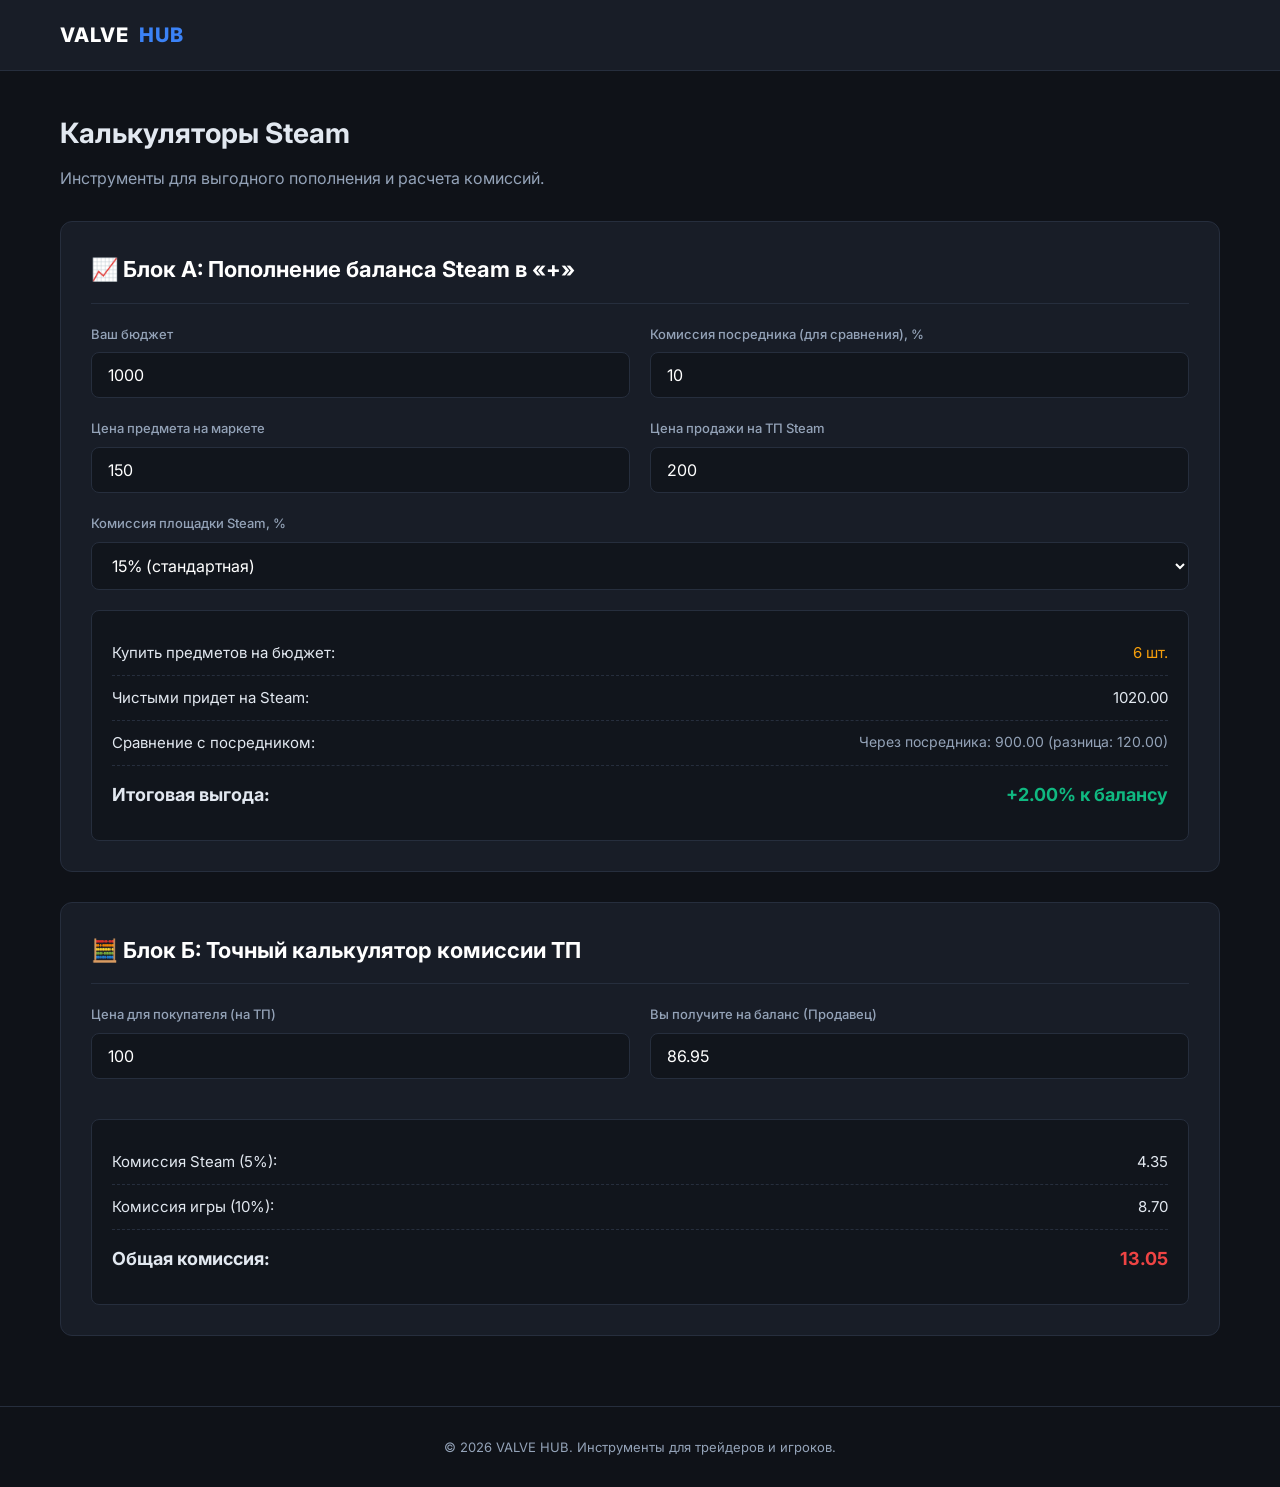
<file: steam-topup.html>
<!DOCTYPE html>
<html lang="ru">
<head>
    <meta charset="UTF-8">
    <meta name="viewport" content="width=device-width, initial-scale=1.0">
    <title>Калькулятор пополнения Steam и комиссий | VALVE HUB</title>
    <link rel="stylesheet" href="style.css">
    <link href="https://fonts.googleapis.com/css2?family=Inter:wght@400;500;600;700;800&display=swap" rel="stylesheet">
</head>
<body>

    <!-- Шапка (меню подставит nav.js) -->
    <header>
        <div class="nav-container">
            <a href="index.html" class="logo">VALVE<span>HUB</span></a>
            <ul class="nav-links"></ul>
        </div>
    </header>

    <main>
        <div style="margin-bottom: 30px;">
            <h1 style="font-size: 28px; margin-bottom: 10px;">Калькуляторы Steam</h1>
            <p style="color: var(--text-muted);">Инструменты для выгодного пополнения и расчета комиссий.</p>
        </div>

        <section class="calculator-section">
            <h2 class="calc-title">📈 Блок А: Пополнение баланса Steam в «+»</h2>
            
            <div class="form-row">
                <div class="form-group">
                    <label>Ваш бюджет</label>
                    <input type="number" id="budget" value="1000" step="1" min="0">
                </div>
                <div class="form-group">
                    <label>Комиссия посредника (для сравнения), %</label>
                    <input type="number" id="proxy-fee" value="10" step="0.1" min="0">
                </div>
            </div>

            <div class="form-row">
                <div class="form-group">
                    <label>Цена предмета на маркете</label>
                    <input type="number" id="market-price" value="150" step="0.01" min="0.01">
                </div>
                <div class="form-group">
                    <label>Цена продажи на ТП Steam</label>
                    <input type="number" id="steam-price" value="200" step="0.01" min="0.01">
                </div>
            </div>

            <div class="form-group">
                <label>Комиссия площадки Steam, %</label>
                <select id="steam-fee-select">
                    <option value="15">15% (стандартная)</option>
                    <option value="13">13% (расчет от базы)</option>
                </select>
            </div>

            <div class="results-box">
                <div class="result-row">
                    <span>Купить предметов на бюджет:</span>
                    <span id="items-count" class="text-gold">0 шт.</span>
                </div>
                <div class="result-row">
                    <span>Чистыми придет на Steam:</span>
                    <span id="steam-receive">0.00</span>
                </div>
                <div class="result-row">
                    <span>Сравнение с посредником:</span>
                    <span id="proxy-compare" style="font-size: 14px; color: var(--text-muted);">0.00</span>
                </div>
                <div class="result-row">
                    <span>Итоговая выгода:</span>
                    <span id="profit-result">0%</span>
                </div>
            </div>
        </section>

        <section class="calculator-section" id="fees">
            <h2 class="calc-title">🧮 Блок Б: Точный калькулятор комиссии ТП</h2>
            
            <div class="form-row">
                <div class="form-group">
                    <label>Цена для покупателя (на ТП)</label>
                    <input type="number" id="calc-buyer-price" value="100" step="0.01" min="0.03">
                </div>
                <div class="form-group">
                    <label>Вы получите на баланс (Продавец)</label>
                    <input type="number" id="calc-seller-receive" value="85.71" step="0.01" min="0.01">
                </div>
            </div>
            
            <div class="results-box">
                <div class="result-row">
                    <span>Комиссия Steam (5%):</span>
                    <span id="fee-steam">0.00</span>
                </div>
                <div class="result-row">
                    <span>Комиссия игры (10%):</span>
                    <span id="fee-game">0.00</span>
                </div>
                <div class="result-row">
                    <span>Общая комиссия:</span>
                    <span id="fee-total" class="text-red">0.00</span>
                </div>
            </div>
        </section>
    </main>

    <footer>
        <p>&copy; 2026 VALVE HUB. Инструменты для трейдеров и игроков.</p>
    </footer>

    <script>
        window.onload = function() {
            function calcTopup() {
                const budgetEl = document.getElementById('budget');
                const marketEl = document.getElementById('market-price');
                const steamEl = document.getElementById('steam-price');
                const feeEl = document.getElementById('steam-fee-select');
                const proxyEl = document.getElementById('proxy-fee');

                if (!budgetEl || !marketEl || !steamEl || !feeEl || !proxyEl) return;

                const budget = parseFloat(budgetEl.value) || 0;
                const marketPrice = parseFloat(marketEl.value) || 0.01;
                const steamPrice = parseFloat(steamEl.value) || 0.01;
                const steamFeePct = parseFloat(feeEl.value) || 15;
                const proxyFeePct = parseFloat(proxyEl.value) || 0;

                const itemsCount = Math.floor(budget / marketPrice);
                const netSteamPrice = steamPrice * (1 - (steamFeePct / 100));
                const totalSteamReceive = itemsCount * netSteamPrice;
                const proxyReceive = budget * (1 - (proxyFeePct / 100));
                const profitPct = budget > 0 ? ((totalSteamReceive - budget) / budget) * 100 : 0;

                document.getElementById('items-count').textContent = itemsCount + ' шт.';
                document.getElementById('steam-receive').textContent = totalSteamReceive.toFixed(2);
                document.getElementById('proxy-compare').textContent = `Через посредника: ${proxyReceive.toFixed(2)} (разница: ${(totalSteamReceive - proxyReceive).toFixed(2)})`;

                const profitEl = document.getElementById('profit-result');
                profitEl.textContent = (profitPct > 0 ? '+' : '') + profitPct.toFixed(2) + '% к балансу';
                profitEl.style.color = profitPct > 0 ? 'var(--green)' : 'var(--red)';
            }

            function calcFeesFromBuyer() {
                const buyerEl = document.getElementById('calc-buyer-price');
                const sellerEl = document.getElementById('calc-seller-receive');
                if (!buyerEl || !sellerEl) return;

                const buyerPrice = parseFloat(buyerEl.value) || 0;
                if (buyerPrice === 0) return;

                let sellerReceive = (buyerPrice / 1.15) - 0.01;
                if (sellerReceive < 0) sellerReceive = 0;
                const sellerRounded = Math.round(sellerReceive * 100) / 100;

                sellerEl.value = sellerRounded.toFixed(2);

                let feeSteam = Math.round((sellerRounded + 0.01) * 0.05 * 100) / 100;
                let feeGame = Math.round((sellerRounded + 0.01) * 0.10 * 100) / 100;
                const totalFee = buyerPrice - sellerRounded;

                document.getElementById('fee-steam').textContent = feeSteam.toFixed(2);
                document.getElementById('fee-game').textContent = feeGame.toFixed(2);
                document.getElementById('fee-total').textContent = totalFee.toFixed(2);
            }

            function calcFeesFromSeller() {
                const buyerEl = document.getElementById('calc-buyer-price');
                const sellerEl = document.getElementById('calc-seller-receive');
                if (!buyerEl || !sellerEl) return;

                const sellerReceive = parseFloat(sellerEl.value) || 0;
                if (sellerReceive === 0) return;

                let buyerPrice = (sellerReceive + 0.01) * 1.15;
                const buyerRounded = Math.round(buyerPrice * 100) / 100;

                buyerEl.value = buyerRounded.toFixed(2);

                let feeSteam = Math.round((sellerReceive + 0.01) * 0.05 * 100) / 100;
                let feeGame = Math.round((sellerReceive + 0.01) * 0.10 * 100) / 100;
                const totalFee = buyerRounded - sellerReceive;

                document.getElementById('fee-steam').textContent = feeSteam.toFixed(2);
                document.getElementById('fee-game').textContent = feeGame.toFixed(2);
                document.getElementById('fee-total').textContent = totalFee.toFixed(2);
            }

            document.getElementById('budget').addEventListener('input', calcTopup);
            document.getElementById('market-price').addEventListener('input', calcTopup);
            document.getElementById('steam-price').addEventListener('input', calcTopup);
            document.getElementById('steam-fee-select').addEventListener('change', calcTopup);
            document.getElementById('proxy-fee').addEventListener('input', calcTopup);

            document.getElementById('calc-buyer-price').addEventListener('input', calcFeesFromBuyer);
            document.getElementById('calc-seller-receive').addEventListener('input', calcFeesFromSeller);

            calcTopup();
            calcFeesFromBuyer();
        };
    </script>
    
    <script src="nav.js"></script>
</body>
</html>
</file>
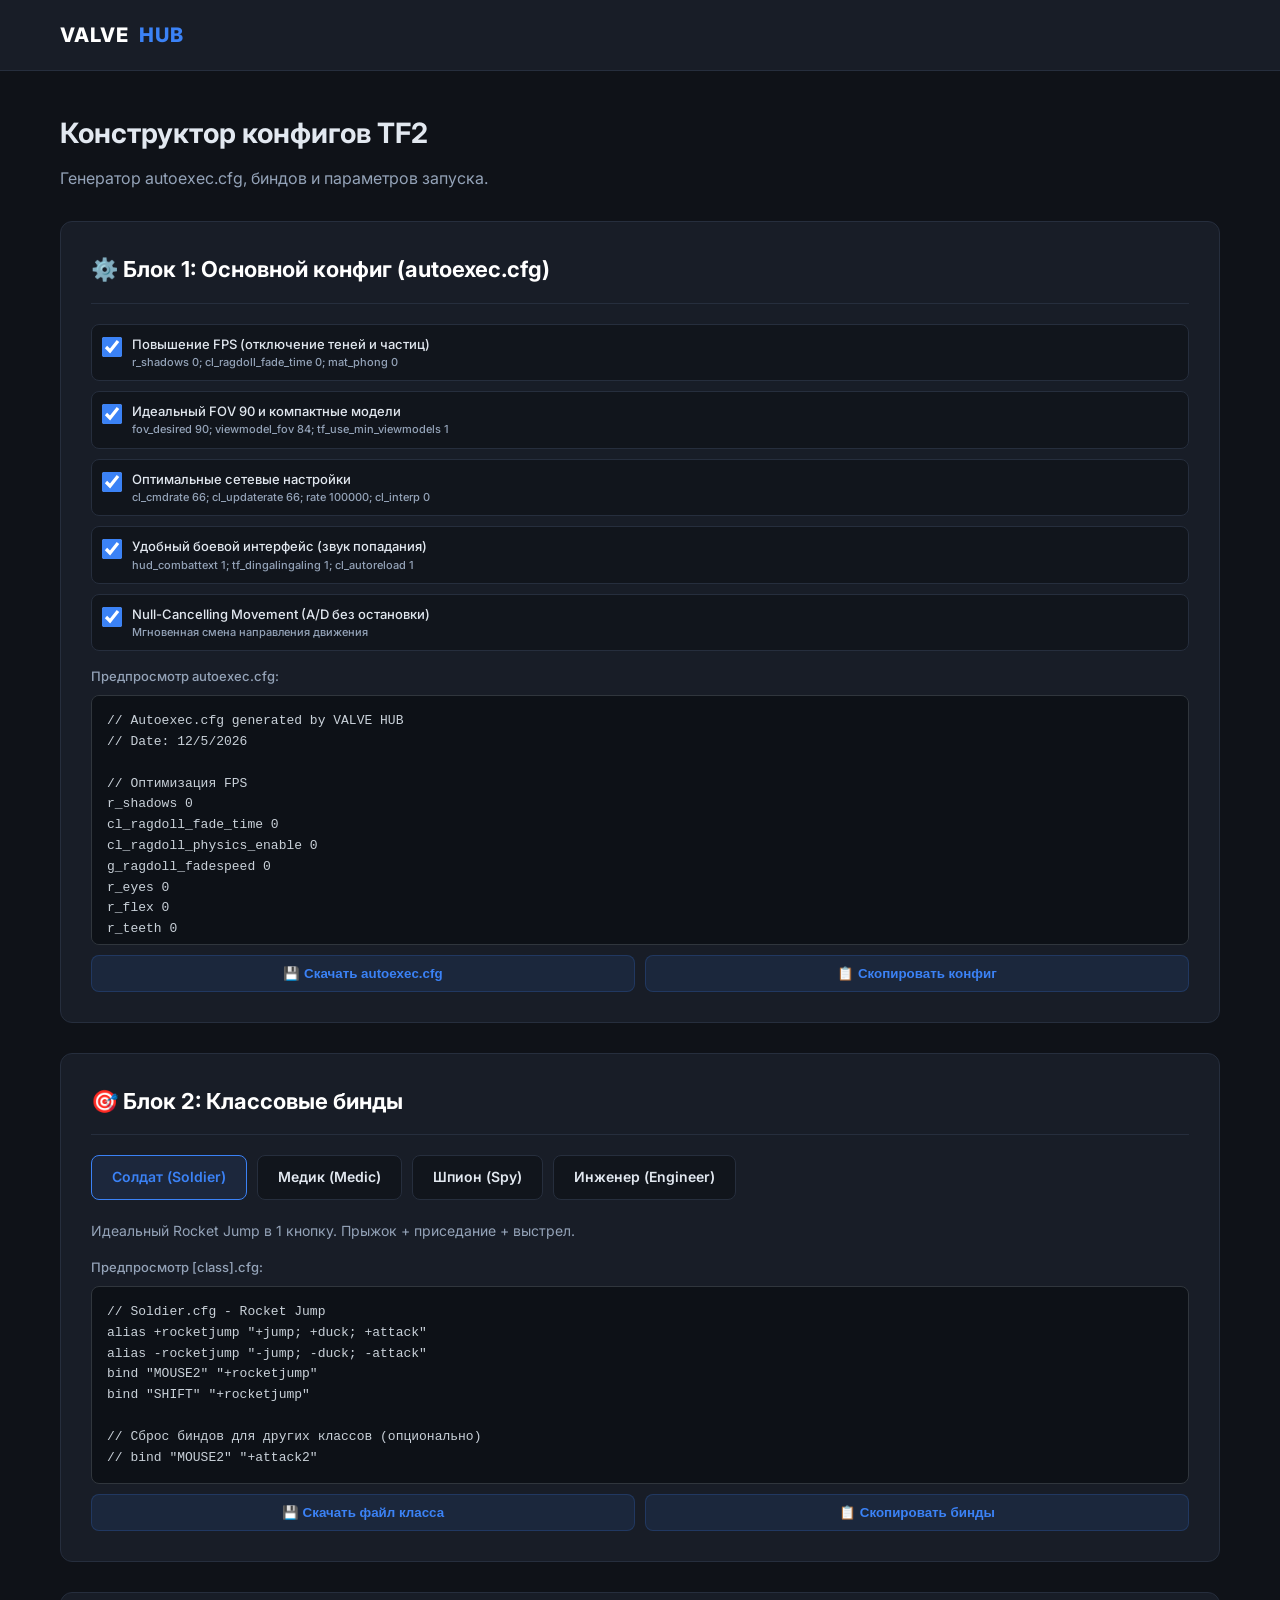
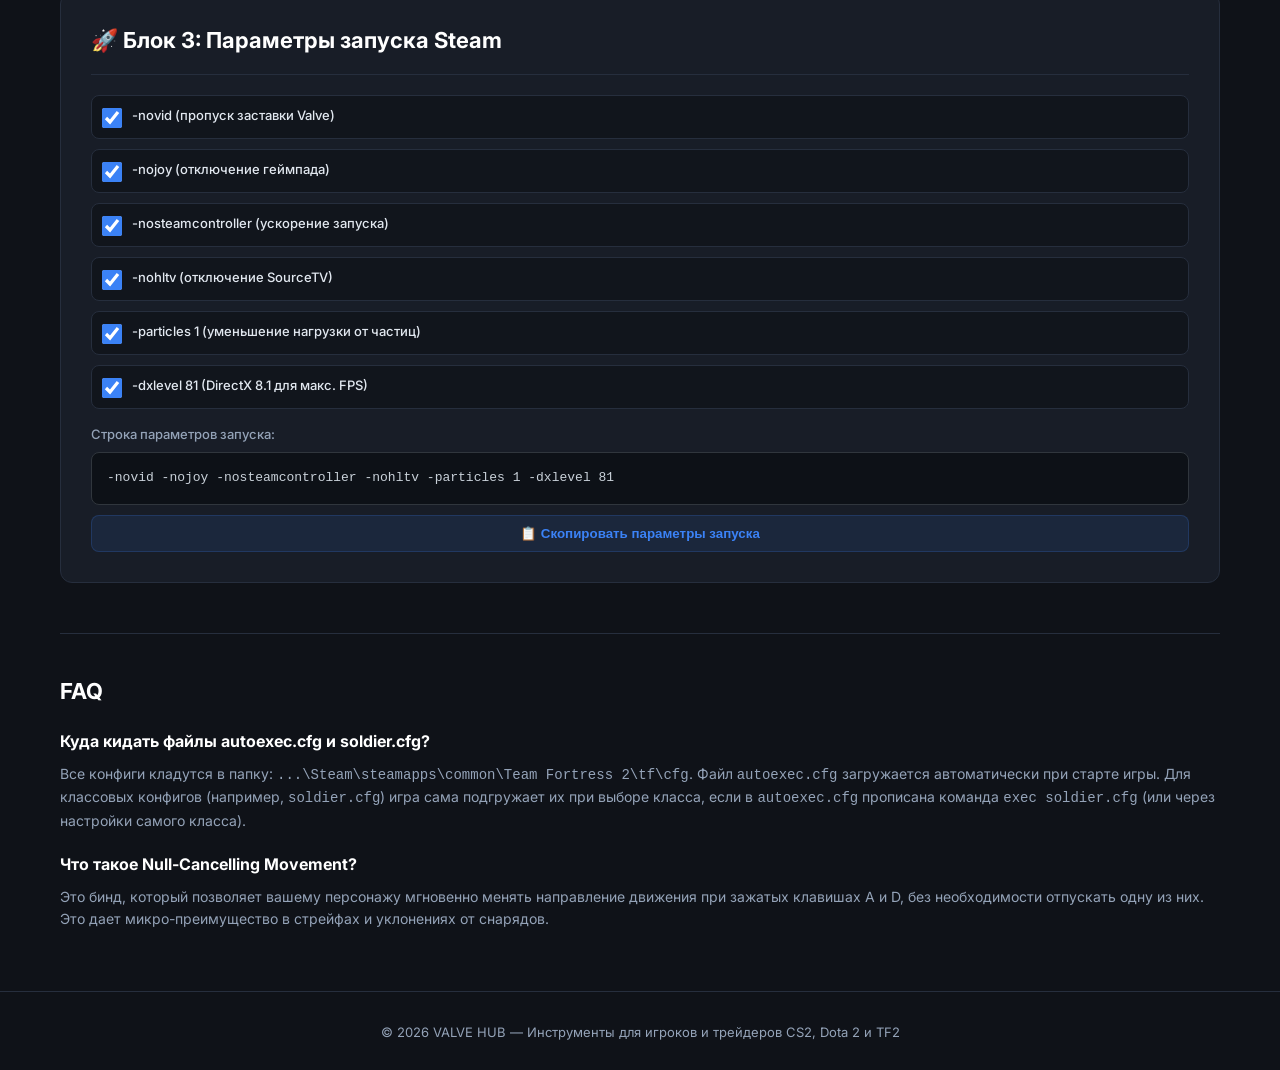
<file: tf2-config.html>
<!DOCTYPE html>
<html lang="ru">
<head>
    <meta charset="UTF-8">
    <meta name="viewport" content="width=device-width, initial-scale=1.0">
    <title>Конструктор конфигов и биндов TF2 | VALVE HUB</title>
    <meta name="description" content="Генератор autoexec.cfg для оптимизации TF2, конструктор классовых биндов (Soldier, Medic, Spy, Engineer) и параметры запуска Steam.">
    <link rel="stylesheet" href="style.css">
    <link href="https://fonts.googleapis.com/css2?family=Inter:wght@400;500;600;700;800&display=swap" rel="stylesheet">
    <style>
        .code-box {
            background: #0d1117;
            border: 1px solid #30363d;
            border-radius: 8px;
            padding: 15px;
            font-family: monospace;
            font-size: 13px;
            color: #c9d1d9;
            white-space: pre-wrap;
            max-height: 250px;
            overflow-y: auto;
            margin-bottom: 10px;
        }
        .checkbox-group {
            display: flex;
            flex-direction: column;
            gap: 10px;
            margin-bottom: 15px;
        }
        .checkbox-item {
            display: flex;
            align-items: flex-start;
            gap: 10px;
            background: var(--bg-input);
            padding: 10px;
            border-radius: 8px;
            border: 1px solid var(--border);
        }
        .checkbox-item input[type="checkbox"] {
            width: 20px;
            height: 20px;
            margin-top: 2px;
            accent-color: var(--accent);
            cursor: pointer;
        }
        .checkbox-item label {
            margin: 0;
            cursor: pointer;
            font-size: 13px;
            color: var(--text-main);
            line-height: 1.4;
        }
        .checkbox-item small {
            display: block;
            color: var(--text-muted);
            font-size: 11px;
            margin-top: 2px;
        }
        
        .class-tabs {
            display: flex;
            gap: 10px;
            margin-bottom: 20px;
            flex-wrap: wrap;
        }
        .class-tab {
            padding: 10px 20px;
            background: var(--bg-input);
            border: 1px solid var(--border);
            color: var(--text-main);
            border-radius: 8px;
            cursor: pointer;
            font-weight: 600;
            font-size: 14px;
            transition: 0.2s;
        }
        .class-tab:hover { border-color: var(--accent); }
        .class-tab.active {
            background: rgba(59, 130, 246, 0.1);
            border-color: var(--accent);
            color: var(--accent);
        }
    </style>
</head>
<body>

    <header>
        <div class="nav-container">
            <a href="index.html" class="logo">VALVE<span>HUB</span></a>
            <ul class="nav-links"></ul>
        </div>
    </header>

    <main>
        <div style="margin-bottom: 30px;">
            <h1 style="font-size: 28px; margin-bottom: 10px;">Конструктор конфигов TF2</h1>
            <p style="color: var(--text-muted);">Генератор autoexec.cfg, биндов и параметров запуска.</p>
        </div>

        <!-- БЛОК 1: autoexec.cfg -->
        <section class="calculator-section">
            <h2 class="calc-title">⚙️ Блок 1: Основной конфиг (autoexec.cfg)</h2>
            
            <div class="checkbox-group">
                <div class="checkbox-item">
                    <input type="checkbox" id="cfg-opt" checked>
                    <label for="cfg-opt">Повышение FPS (отключение теней и частиц)
                        <small>r_shadows 0; cl_ragdoll_fade_time 0; mat_phong 0</small>
                    </label>
                </div>
                <div class="checkbox-item">
                    <input type="checkbox" id="cfg-fov" checked>
                    <label for="cfg-fov">Идеальный FOV 90 и компактные модели
                        <small>fov_desired 90; viewmodel_fov 84; tf_use_min_viewmodels 1</small>
                    </label>
                </div>
                <div class="checkbox-item">
                    <input type="checkbox" id="cfg-net" checked>
                    <label for="cfg-net">Оптимальные сетевые настройки
                        <small>cl_cmdrate 66; cl_updaterate 66; rate 100000; cl_interp 0</small>
                    </label>
                </div>
                <div class="checkbox-item">
                    <input type="checkbox" id="cfg-hud" checked>
                    <label for="cfg-hud">Удобный боевой интерфейс (звук попадания)
                        <small>hud_combattext 1; tf_dingalingaling 1; cl_autoreload 1</small>
                    </label>
                </div>
                <div class="checkbox-item">
                    <input type="checkbox" id="cfg-move" checked>
                    <label for="cfg-move">Null-Cancelling Movement (A/D без остановки)
                        <small>Мгновенная смена направления движения</small>
                    </label>
                </div>
            </div>

            <label style="margin-top: 10px; display: block;">Предпросмотр autoexec.cfg:</label>
            <div class="code-box" id="autoexec-output">// Ваш конфиг</div>
            
            <div style="display: flex; gap: 10px; flex-wrap: wrap;">
                <button id="btn-download-autoexec" class="btn" style="flex: 1;">💾 Скачать autoexec.cfg</button>
                <button id="btn-copy-autoexec" class="btn" style="flex: 1; background: rgba(59, 130, 246, 0.1); color: var(--accent); border-color: rgba(59, 130, 246, 0.2);">📋 Скопировать конфиг</button>
            </div>
        </section>

        <!-- БЛОК 2: Классовые бинды -->
        <section class="calculator-section">
            <h2 class="calc-title">🎯 Блок 2: Классовые бинды</h2>
            
            <div class="class-tabs" id="class-tabs">
                <div class="class-tab active" data-class="soldier">Солдат (Soldier)</div>
                <div class="class-tab" data-class="medic">Медик (Medic)</div>
                <div class="class-tab" data-class="spy">Шпион (Spy)</div>
                <div class="class-tab" data-class="engineer">Инженер (Engineer)</div>
            </div>

            <div id="class-bind-description" style="margin-bottom: 15px; font-size: 14px; color: var(--text-muted);">
                <!-- Описание для выбранного класса -->
            </div>

            <label style="display: block;">Предпросмотр [class].cfg:</label>
            <div class="code-box" id="class-output">// Выберите класс</div>
            
            <div style="display: flex; gap: 10px; flex-wrap: wrap;">
                <button id="btn-download-class" class="btn" style="flex: 1;">💾 Скачать файл класса</button>
                <button id="btn-copy-class" class="btn" style="flex: 1; background: rgba(59, 130, 246, 0.1); color: var(--accent); border-color: rgba(59, 130, 246, 0.2);">📋 Скопировать бинды</button>
            </div>
        </section>

        <!-- БЛОК 3: Параметры запуска -->
        <section class="calculator-section">
            <h2 class="calc-title">🚀 Блок 3: Параметры запуска Steam</h2>
            
            <div class="checkbox-group">
                <div class="checkbox-item">
                    <input type="checkbox" id="launch-novid" checked>
                    <label for="launch-novid">-novid (пропуск заставки Valve)</label>
                </div>
                <div class="checkbox-item">
                    <input type="checkbox" id="launch-nojoy" checked>
                    <label for="launch-nojoy">-nojoy (отключение геймпада)</label>
                </div>
                <div class="checkbox-item">
                    <input type="checkbox" id="launch-nosteamcontroller" checked>
                    <label for="launch-nosteamcontroller">-nosteamcontroller (ускорение запуска)</label>
                </div>
                <div class="checkbox-item">
                    <input type="checkbox" id="launch-nohltv" checked>
                    <label for="launch-nohltv">-nohltv (отключение SourceTV)</label>
                </div>
                <div class="checkbox-item">
                    <input type="checkbox" id="launch-particles" checked>
                    <label for="launch-particles">-particles 1 (уменьшение нагрузки от частиц)</label>
                </div>
                <div class="checkbox-item">
                    <input type="checkbox" id="launch-dx81" checked>
                    <label for="launch-dx81">-dxlevel 81 (DirectX 8.1 для макс. FPS)</label>
                </div>
            </div>

            <label style="margin-top: 10px; display: block;">Строка параметров запуска:</label>
            <div class="code-box" id="launch-output" style="min-height: 50px;">-novid -nojoy</div>
            
            <button id="btn-copy-launch" class="btn">📋 Скопировать параметры запуска</button>
        </section>

        <section class="faq-section">
            <h2 style="font-size: 22px; margin-bottom: 20px; color: #fff;">FAQ</h2>
            <div class="faq-item">
                <h3>Куда кидать файлы autoexec.cfg и soldier.cfg?</h3>
                <p>Все конфиги кладутся в папку: <code>...\Steam\steamapps\common\Team Fortress 2\tf\cfg</code>. Файл <code>autoexec.cfg</code> загружается автоматически при старте игры. Для классовых конфигов (например, <code>soldier.cfg</code>) игра сама подгружает их при выборе класса, если в <code>autoexec.cfg</code> прописана команда <code>exec soldier.cfg</code> (или через настройки самого класса).</p>
            </div>
            <div class="faq-item">
                <h3>Что такое Null-Cancelling Movement?</h3>
                <p>Это бинд, который позволяет вашему персонажу мгновенно менять направление движения при зажатых клавишах A и D, без необходимости отпускать одну из них. Это дает микро-преимущество в стрейфах и уклонениях от снарядов.</p>
            </div>
        </section>
    </main>

    <footer>
        <p>&copy; 2026 VALVE HUB — Инструменты для игроков и трейдеров CS2, Dota 2 и TF2</p>
    </footer>

    <script>
        window.onload = function() {
            // ==========================================
            // БЛОК 1: autoexec.cfg
            // ==========================================
            function generateAutoexec() {
                let lines = ['// Autoexec.cfg generated by VALVE HUB', '// Date: ' + new Date().toLocaleDateString(), ''];

                if (document.getElementById('cfg-opt').checked) {
                    lines.push(
                        '// Оптимизация FPS',
                        'r_shadows 0',
                        'cl_ragdoll_fade_time 0',
                        'cl_ragdoll_physics_enable 0',
                        'g_ragdoll_fadespeed 0',
                        'r_eyes 0',
                        'r_flex 0',
                        'r_teeth 0',
                        'mat_phong 0',
                        ''
                    );
                }
                if (document.getElementById('cfg-fov').checked) {
                    lines.push(
                        '// FOV и модели',
                        'fov_desired 90',
                        'viewmodel_fov 84',
                        'tf_use_min_viewmodels 1',
                        ''
                    );
                }
                if (document.getElementById('cfg-net').checked) {
                    lines.push(
                        '// Сетевые настройки',
                        'cl_cmdrate 66',
                        'cl_updaterate 66',
                        'rate 100000',
                        'cl_interp 0',
                        'cl_interp_ratio 1',
                        'cl_smooth 0',
                        ''
                    );
                }
                if (document.getElementById('cfg-hud').checked) {
                    lines.push(
                        '// Боевой интерфейс',
                        'hud_combattext 1',
                        'hud_combattext_batching 1',
                        'tf_dingalingaling 1',
                        'cl_autoreload 1',
                        ''
                    );
                }
                if (document.getElementById('cfg-move').checked) {
                    lines.push(
                        '// Null-Cancelling Movement',
                        'alias +mfwd "-back; +forward; alias checkfwd +forward"',
                        'alias +mback "-forward; +back; alias checkback +back"',
                        'alias +mleft "-moveright; +moveleft; alias checkleft +moveleft"',
                        'alias +mright "-moveleft; +moveright; alias checkright +moveright"',
                        'alias -mfwd "-forward; checkback; alias checkfwd"',
                        'alias -mback "-back; checkfwd; alias checkback"',
                        'alias -mleft "-moveleft; checkright; alias checkleft"',
                        'alias -mright "-moveright; checkleft; alias checkright"',
                        'alias checkfwd',
                        'alias checkback',
                        'alias checkleft',
                        'alias checkright',
                        'bind w +mfwd',
                        'bind s +mback',
                        'bind a +mleft',
                        'bind d +mright',
                        ''
                    );
                }

                lines.push('// Конец конфига');
                const result = lines.join('\n');
                document.getElementById('autoexec-output').textContent = result;
                return result;
            }

            // Слушатели для autoexec
            ['cfg-opt', 'cfg-fov', 'cfg-net', 'cfg-hud', 'cfg-move'].forEach(id => {
                document.getElementById(id).addEventListener('change', generateAutoexec);
            });

            // Копирование autoexec
            document.getElementById('btn-copy-autoexec').addEventListener('click', () => {
                const text = document.getElementById('autoexec-output').textContent;
                navigator.clipboard.writeText(text).then(() => {
                    const btn = document.getElementById('btn-copy-autoexec');
                    const orig = btn.textContent;
                    btn.textContent = '✅ Скопировано!';
                    btn.style.background = 'var(--green)';
                    btn.style.color = '#fff';
                    setTimeout(() => {
                        btn.textContent = orig;
                        btn.style.background = '';
                        btn.style.color = '';
                    }, 2000);
                });
            });

            // Скачивание autoexec
            document.getElementById('btn-download-autoexec').addEventListener('click', () => {
                const text = generateAutoexec();
                const blob = new Blob([text], { type: 'text/plain' });
                const url = URL.createObjectURL(blob);
                const a = document.createElement('a');
                a.href = url;
                a.download = 'autoexec.cfg';
                document.body.appendChild(a);
                a.click();
                document.body.removeChild(a);
                URL.revokeObjectURL(url);
            });

            // ==========================================
            // БЛОК 2: Классовые бинды
            // ==========================================
            const classBinds = {
                soldier: {
                    name: 'Солдат (Soldier)',
                    desc: 'Идеальный Rocket Jump в 1 кнопку. Прыжок + приседание + выстрел.',
                    code: `// Soldier.cfg - Rocket Jump
alias +rocketjump "+jump; +duck; +attack"
alias -rocketjump "-jump; -duck; -attack"
bind "MOUSE2" "+rocketjump"
bind "SHIFT" "+rocketjump"

// Сброс биндов для других классов (опционально)
// bind "MOUSE2" "+attack2"`
                },
                medic: {
                    name: 'Медик (Medic)',
                    desc: 'Радар раненых союзников и маскировка Убера.',
                    code: `// Medic.cfg - Heal & Uber
hud_medicautocallersthreshold 150
bind "E" "voicemenu 0 0"

// Сброс
// bind "E" "+use"`
                },
                spy: {
                    name: 'Шпион (Spy)',
                    desc: 'Быстрая смена маскировки на цифровых клавишах.',
                    code: `// Spy.cfg - Fast Disguise
bind "KP_END" "disguise 1 -1" // Scout
bind "KP_DOWNARROW" "disguise 2 -1" // Soldier
bind "KP_PGDN" "disguise 3 -1" // Pyro
bind "KP_LEFTARROW" "disguise 4 -1" // Demoman
bind "KP_5" "disguise 5 -1" // Heavy
bind "KP_RIGHTARROW" "disguise 6 -1" // Engineer
bind "KP_HOME" "disguise 7 -1" // Medic
bind "KP_UPARROW" "disguise 8 -1" // Sniper
bind "KP_PGUP" "disguise 9 -1" // Spy`
                },
                engineer: {
                    name: 'Инженер (Engineer)',
                    desc: 'Быстрая постройка и уничтожение турели, раздатчика и телепорта.',
                    code: `// Engineer.cfg - Fast Build
bind "F1" "destroy 2 0; build 2 0"
bind "F2" "destroy 0 0; build 0 0"
bind "F3" "destroy 1 0; build 1 0"`
                }
            };

            let currentClass = 'soldier';

            function renderClass() {
                const c = classBinds[currentClass];
                document.getElementById('class-bind-description').textContent = c.desc;
                document.getElementById('class-output').textContent = c.code;
            }

            document.querySelectorAll('.class-tab').forEach(tab => {
                tab.addEventListener('click', () => {
                    document.querySelectorAll('.class-tab').forEach(t => t.classList.remove('active'));
                    tab.classList.add('active');
                    currentClass = tab.dataset.class;
                    renderClass();
                });
            });

            // Копирование классовых биндов
            document.getElementById('btn-copy-class').addEventListener('click', () => {
                const text = document.getElementById('class-output').textContent;
                navigator.clipboard.writeText(text).then(() => {
                    const btn = document.getElementById('btn-copy-class');
                    const orig = btn.textContent;
                    btn.textContent = '✅ Скопировано!';
                    btn.style.background = 'var(--green)';
                    btn.style.color = '#fff';
                    setTimeout(() => {
                        btn.textContent = orig;
                        btn.style.background = '';
                        btn.style.color = '';
                    }, 2000);
                });
            });

            // Скачивание классового файла
            document.getElementById('btn-download-class').addEventListener('click', () => {
                const text = document.getElementById('class-output').textContent;
                const filename = currentClass + '.cfg';
                const blob = new Blob([text], { type: 'text/plain' });
                const url = URL.createObjectURL(blob);
                const a = document.createElement('a');
                a.href = url;
                a.download = filename;
                document.body.appendChild(a);
                a.click();
                document.body.removeChild(a);
                URL.revokeObjectURL(url);
            });

            // ==========================================
            // БЛОК 3: Параметры запуска
            // ==========================================
            function generateLaunch() {
                let opts = [];

                if (document.getElementById('launch-novid').checked) opts.push('-novid');
                if (document.getElementById('launch-nojoy').checked) opts.push('-nojoy');
                if (document.getElementById('launch-nosteamcontroller').checked) opts.push('-nosteamcontroller');
                if (document.getElementById('launch-nohltv').checked) opts.push('-nohltv');
                if (document.getElementById('launch-particles').checked) opts.push('-particles 1');
                if (document.getElementById('launch-dx81').checked) opts.push('-dxlevel 81');

                const result = opts.join(' ');
                document.getElementById('launch-output').textContent = result || '// Нет выбранных параметров';
                return result;
            }

            ['launch-novid', 'launch-nojoy', 'launch-nosteamcontroller', 'launch-nohltv', 'launch-particles', 'launch-dx81'].forEach(id => {
                document.getElementById(id).addEventListener('change', generateLaunch);
            });

            // Копирование параметров запуска
            document.getElementById('btn-copy-launch').addEventListener('click', () => {
                const text = document.getElementById('launch-output').textContent;
                if (text === '// Нет выбранных параметров') return;
                
                navigator.clipboard.writeText(text).then(() => {
                    const btn = document.getElementById('btn-copy-launch');
                    const orig = btn.textContent;
                    btn.textContent = '✅ Скопировано!';
                    btn.style.background = 'var(--green)';
                    btn.style.color = '#fff';
                    setTimeout(() => {
                        btn.textContent = orig;
                        btn.style.background = '';
                        btn.style.color = '';
                    }, 2000);
                });
            });

            // ==========================================
            // ИНИЦИАЛИЗАЦИЯ
            // ==========================================
            generateAutoexec();
            renderClass();
            generateLaunch();
        };
    </script>
    
    <script src="nav.js"></script>
</body>
</html>
</file>
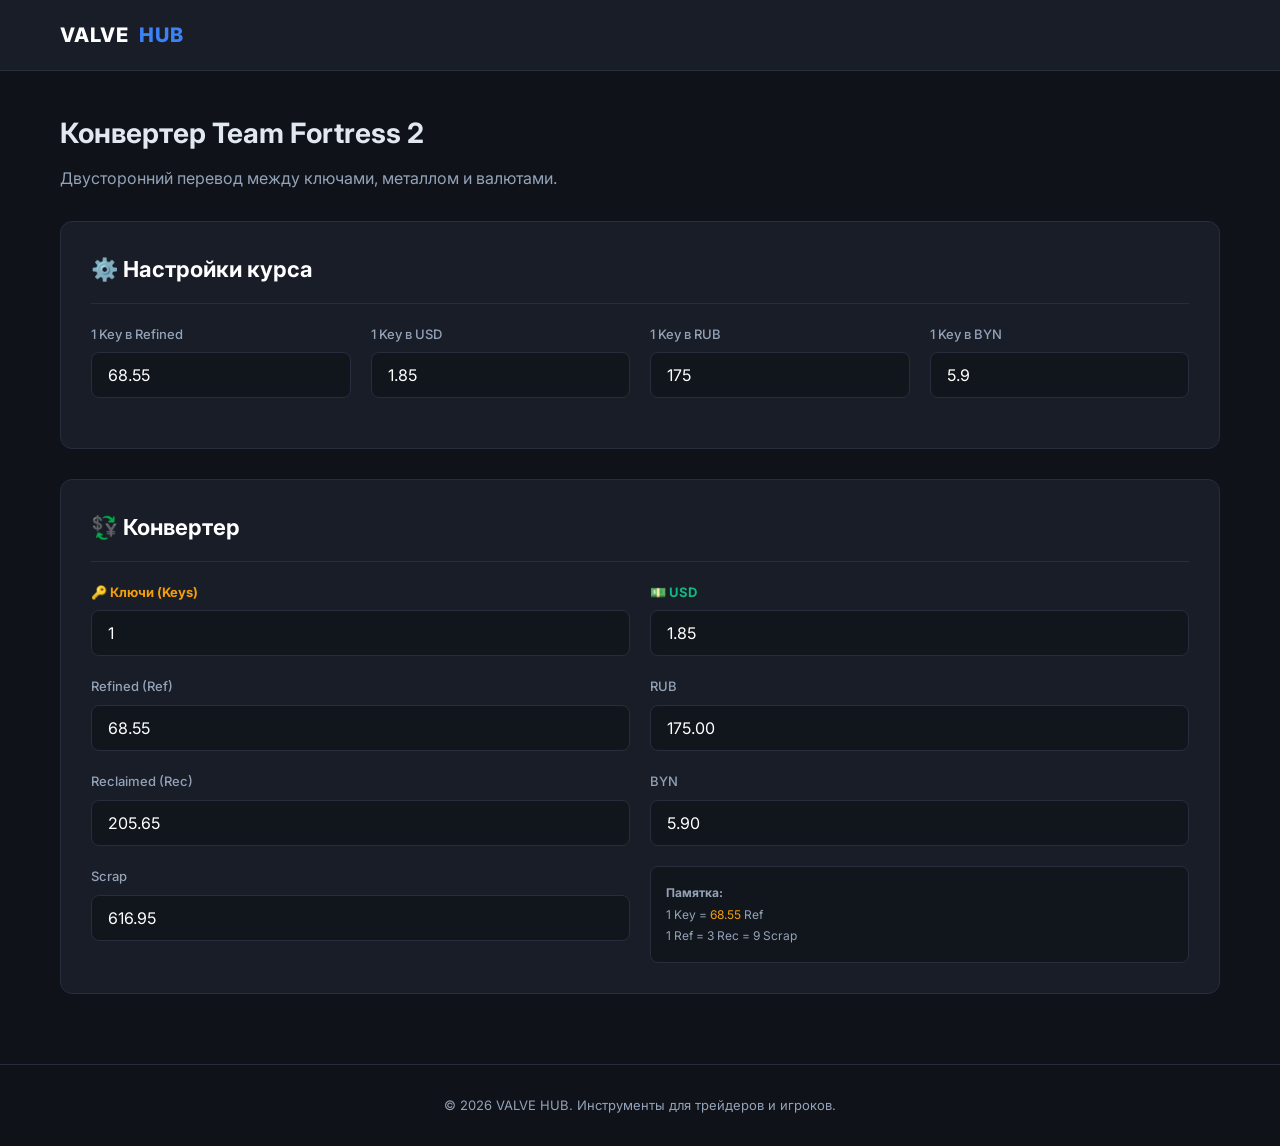
<file: tf2-converter.html>
<!DOCTYPE html>
<html lang="ru">
<head>
    <meta charset="UTF-8">
    <meta name="viewport" content="width=device-width, initial-scale=1.0">
    <title>Конвертер валют TF2 | VALVE HUB</title>
    <link rel="stylesheet" href="style.css">
    <link href="https://fonts.googleapis.com/css2?family=Inter:wght@400;500;600;700;800&display=swap" rel="stylesheet">
</head>
<body>

    <!-- Шапка (меню подставит nav.js) -->
    <header>
        <div class="nav-container">
            <a href="index.html" class="logo">VALVE<span>HUB</span></a>
            <ul class="nav-links"></ul>
        </div>
    </header>

    <main>
        <div style="margin-bottom: 30px;">
            <h1 style="font-size: 28px; margin-bottom: 10px;">Конвертер Team Fortress 2</h1>
            <p style="color: var(--text-muted);">Двусторонний перевод между ключами, металлом и валютами.</p>
        </div>

        <section class="calculator-section">
            <h2 class="calc-title">⚙️ Настройки курса</h2>
            <div class="form-row" style="grid-template-columns: repeat(auto-fit, minmax(200px, 1fr));">
                <div class="form-group">
                    <label>1 Key в Refined</label>
                    <input type="number" id="rate-key-ref" value="68.55" step="0.01">
                </div>
                <div class="form-group">
                    <label>1 Key в USD</label>
                    <input type="number" id="rate-key-usd" value="1.85" step="0.01">
                </div>
                <div class="form-group">
                    <label>1 Key в RUB</label>
                    <input type="number" id="rate-key-rub" value="175.00" step="0.01">
                </div>
                <div class="form-group">
                    <label>1 Key в BYN</label>
                    <input type="number" id="rate-key-byn" value="5.90" step="0.01">
                </div>
            </div>
        </section>

        <section class="calculator-section">
            <h2 class="calc-title">💱 Конвертер</h2>
            
            <div class="form-row">
                <div>
                    <div class="form-group">
                        <label style="color: var(--gold); font-weight: 700;">🔑 Ключи (Keys)</label>
                        <input type="number" id="in-keys" value="1" step="0.01">
                    </div>
                    <div class="form-group">
                        <label>Refined (Ref)</label>
                        <input type="number" id="in-ref" value="0" step="0.01">
                    </div>
                    <div class="form-group">
                        <label>Reclaimed (Rec)</label>
                        <input type="number" id="in-rec" value="0" step="0.01">
                    </div>
                    <div class="form-group">
                        <label>Scrap</label>
                        <input type="number" id="in-scrap" value="0" step="0.01">
                    </div>
                </div>

                <div>
                    <div class="form-group">
                        <label style="color: var(--green); font-weight: 700;">💵 USD</label>
                        <input type="number" id="in-usd" value="0" step="0.01">
                    </div>
                    <div class="form-group">
                        <label>RUB</label>
                        <input type="number" id="in-rub" value="0" step="0.01">
                    </div>
                    <div class="form-group">
                        <label>BYN</label>
                        <input type="number" id="in-byn" value="0" step="0.01">
                    </div>
                    
                    <div class="results-box" style="margin-top: 15px; padding: 15px;">
                        <div style="font-size: 12px; color: var(--text-muted); line-height: 1.8;">
                            <b>Памятка:</b><br>
                            1 Key = <span id="memo-key" class="text-gold">0</span> Ref<br>
                            1 Ref = 3 Rec = 9 Scrap
                        </div>
                    </div>
                </div>
            </div>
        </section>
    </main>

    <footer>
        <p>&copy; 2026 VALVE HUB. Инструменты для трейдеров и игроков.</p>
    </footer>

    <script>
        window.onload = function() {
            let rates = {
                keyRef: 68.55,
                keyUsd: 1.85,
                keyRub: 175.00,
                keyByn: 5.90
            };
            
            try {
                const saved = localStorage.getItem('tf2_rates');
                if (saved) {
                    const parsed = JSON.parse(saved);
                    if (parsed.keyRef) rates.keyRef = parsed.keyRef;
                    if (parsed.keyUsd) rates.keyUsd = parsed.keyUsd;
                    if (parsed.keyRub) rates.keyRub = parsed.keyRub;
                    if (parsed.keyByn) rates.keyByn = parsed.keyByn;
                }
            } catch (e) {}

            document.getElementById('rate-key-ref').value = rates.keyRef;
            document.getElementById('rate-key-usd').value = rates.keyUsd;
            document.getElementById('rate-key-rub').value = rates.keyRub;
            document.getElementById('rate-key-byn').value = rates.keyByn;
            document.getElementById('memo-key').textContent = rates.keyRef;

            function updateAllFromKeys() {
                const keys = parseFloat(document.getElementById('in-keys').value) || 0;
                
                document.getElementById('in-ref').value = (keys * rates.keyRef).toFixed(2);
                document.getElementById('in-rec').value = (keys * rates.keyRef * 3).toFixed(2);
                document.getElementById('in-scrap').value = (keys * rates.keyRef * 9).toFixed(2);
                
                document.getElementById('in-usd').value = (keys * rates.keyUsd).toFixed(2);
                document.getElementById('in-rub').value = (keys * rates.keyRub).toFixed(2);
                document.getElementById('in-byn').value = (keys * rates.keyByn).toFixed(2);
            }

            function convert(sourceId) {
                let keys = 0;
                if (sourceId === 'in-keys') {
                    keys = parseFloat(document.getElementById('in-keys').value) || 0;
                } else if (sourceId === 'in-ref') {
                    keys = (parseFloat(document.getElementById('in-ref').value) || 0) / rates.keyRef;
                    document.getElementById('in-keys').value = keys.toFixed(4);
                } else if (sourceId === 'in-rec') {
                    keys = ((parseFloat(document.getElementById('in-rec').value) || 0) / 3) / rates.keyRef;
                    document.getElementById('in-keys').value = keys.toFixed(4);
                } else if (sourceId === 'in-scrap') {
                    keys = ((parseFloat(document.getElementById('in-scrap').value) || 0) / 9) / rates.keyRef;
                    document.getElementById('in-keys').value = keys.toFixed(4);
                } else if (sourceId === 'in-usd') {
                    keys = (parseFloat(document.getElementById('in-usd').value) || 0) / rates.keyUsd;
                    document.getElementById('in-keys').value = keys.toFixed(4);
                } else if (sourceId === 'in-rub') {
                    keys = (parseFloat(document.getElementById('in-rub').value) || 0) / rates.keyRub;
                    document.getElementById('in-keys').value = keys.toFixed(4);
                } else if (sourceId === 'in-byn') {
                    keys = (parseFloat(document.getElementById('in-byn').value) || 0) / rates.keyByn;
                    document.getElementById('in-keys').value = keys.toFixed(4);
                }
                updateAllFromKeys();
            }

            function updateRates() {
                rates.keyRef = parseFloat(document.getElementById('rate-key-ref').value) || 68.55;
                rates.keyUsd = parseFloat(document.getElementById('rate-key-usd').value) || 1.85;
                rates.keyRub = parseFloat(document.getElementById('rate-key-rub').value) || 175;
                rates.keyByn = parseFloat(document.getElementById('rate-key-byn').value) || 5.90;

                localStorage.setItem('tf2_rates', JSON.stringify(rates));
                document.getElementById('memo-key').textContent = rates.keyRef;
                
                convert('in-keys');
            }

            ['in-keys', 'in-ref', 'in-rec', 'in-scrap', 'in-usd', 'in-rub', 'in-byn'].forEach(id => {
                document.getElementById(id).addEventListener('input', () => convert(id));
            });

            ['rate-key-ref', 'rate-key-usd', 'rate-key-rub', 'rate-key-byn'].forEach(id => {
                document.getElementById(id).addEventListener('input', updateRates);
            });

            convert('in-keys');
        };
    </script>
    
    <script src="nav.js"></script>
</body>
</html>
</file>
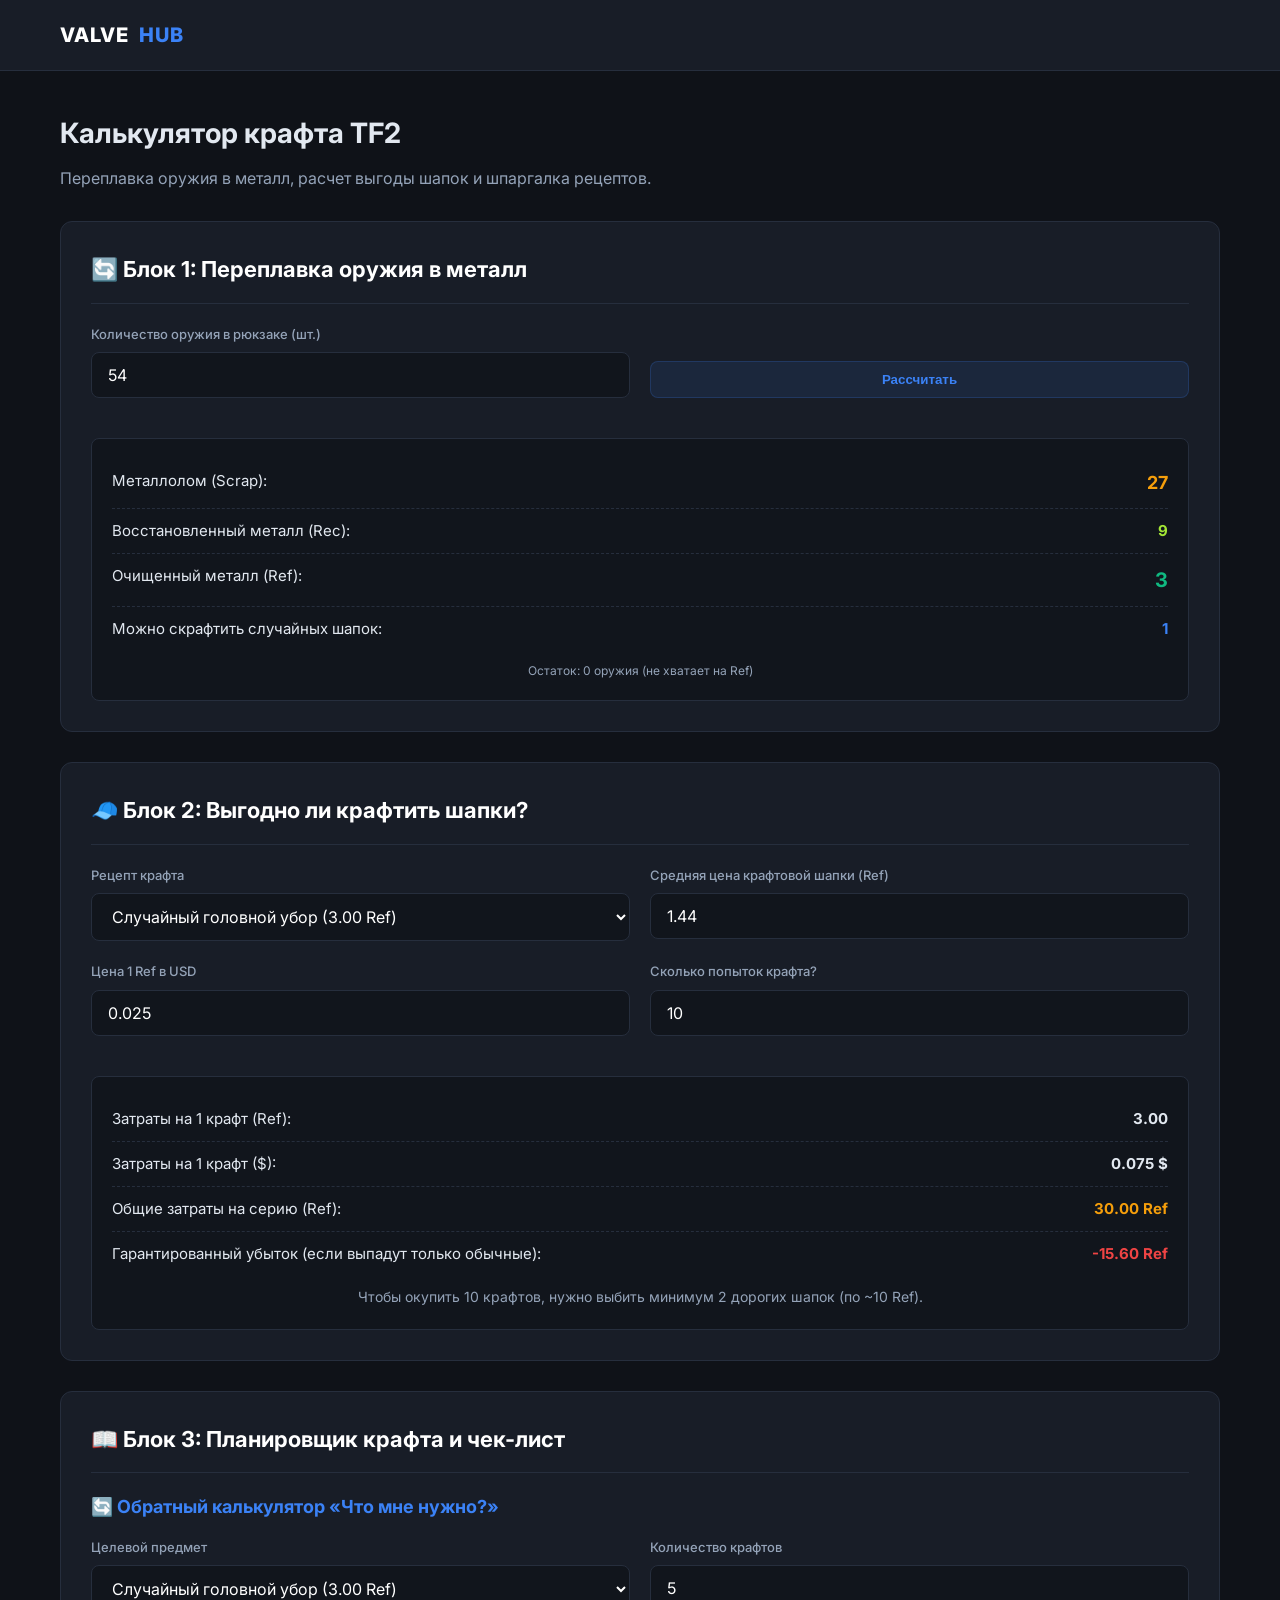
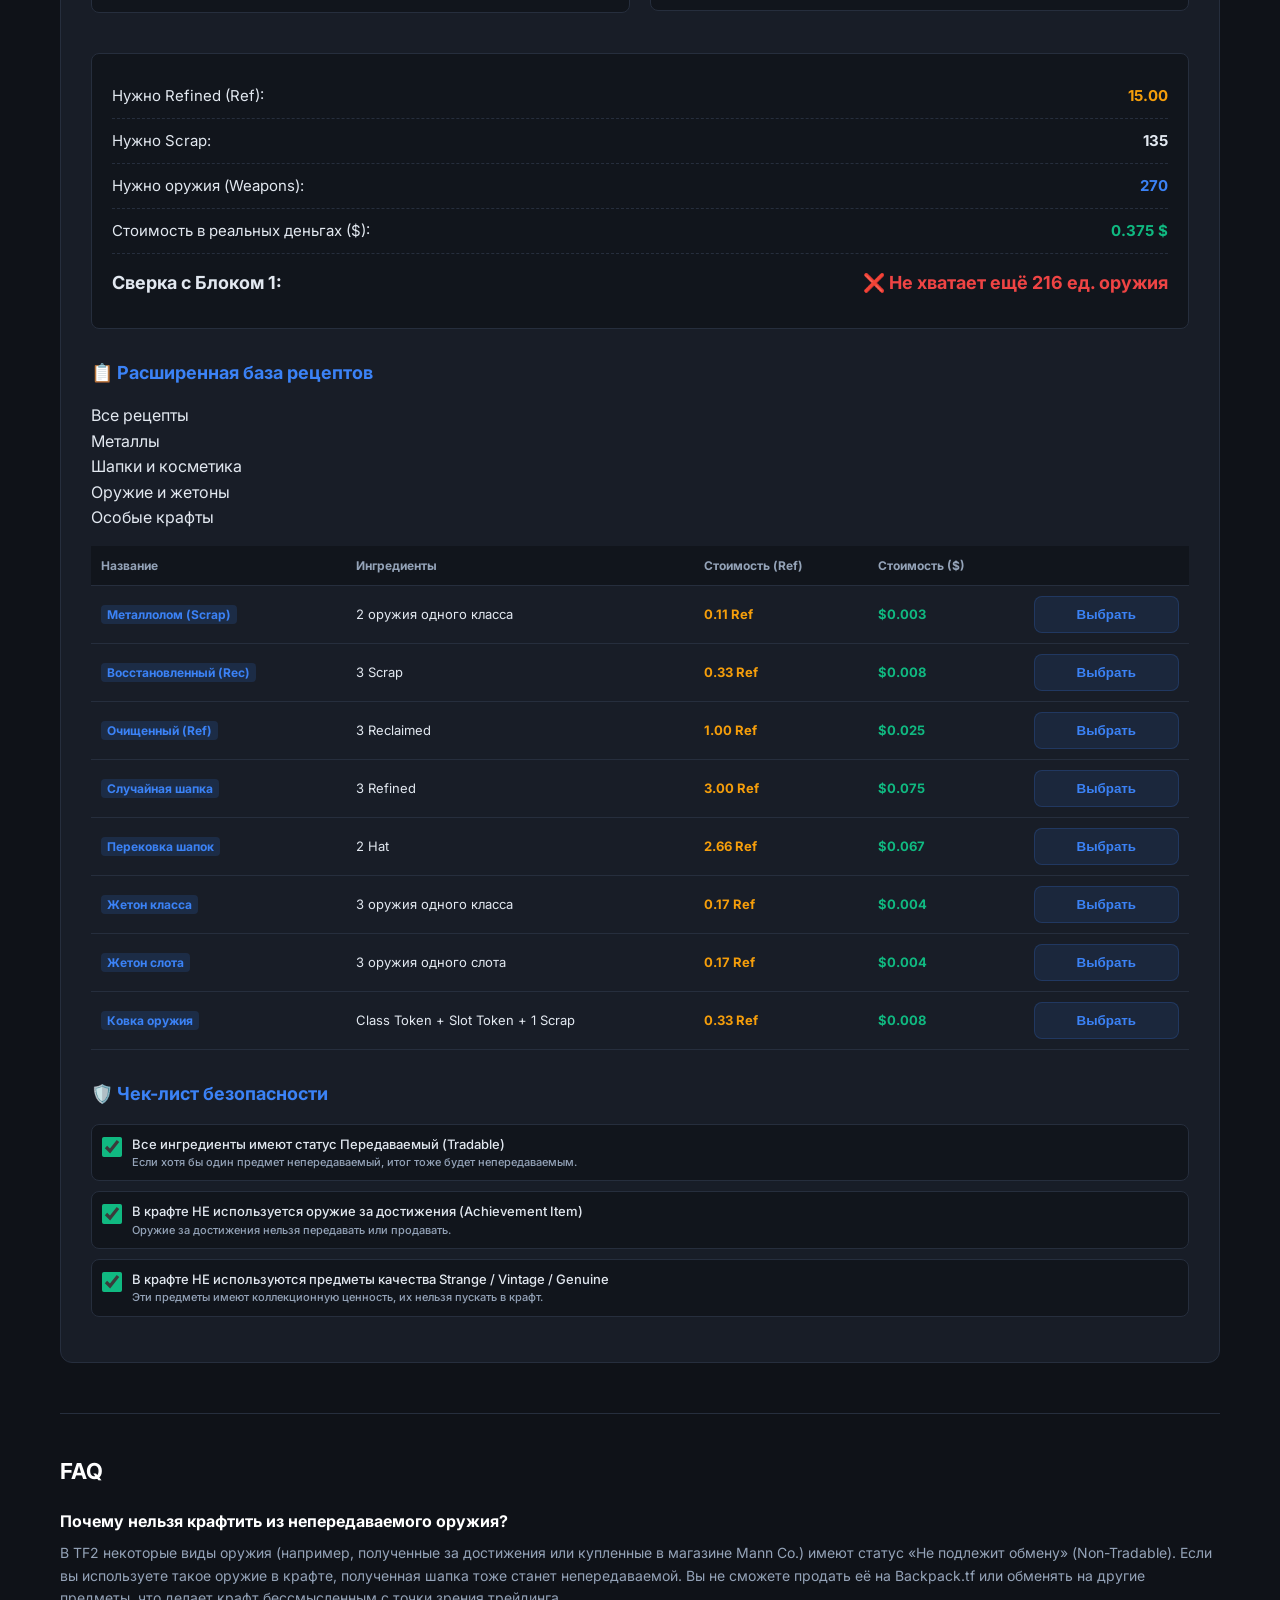
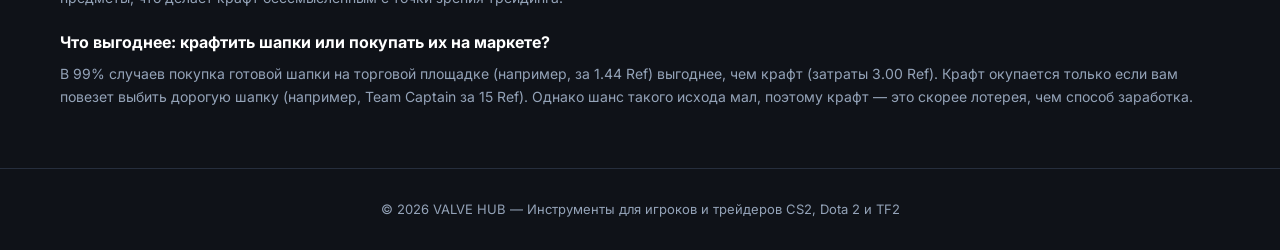
<file: tf2-craft.html>
<!DOCTYPE html>
<html lang="ru">
<head>
    <meta charset="UTF-8">
    <meta name="viewport" content="width=device-width, initial-scale=1.0">
    <title>Калькулятор крафта TF2 (Металл и Шапки) | VALVE HUB</title>
    <meta name="description" content="Калькулятор переплавки оружия в металл TF2, анализ выгодности крафта шапок и интерактивная шпаргалка рецептов.">
    <link rel="stylesheet" href="style.css">
    <link href="https://fonts.googleapis.com/css2?family=Inter:wght@400;500;600;700;800&display=swap" rel="stylesheet">
    <style>
        .recipe-table {
            width: 100%;
            border-collapse: collapse;
            margin-top: 15px;
        }
        .recipe-table th {
            text-align: left;
            font-size: 12px;
            color: var(--text-muted);
            padding: 10px;
            border-bottom: 1px solid var(--border);
            background: var(--bg-input);
        }
        .recipe-table td {
            padding: 10px;
            border-bottom: 1px solid var(--border);
            font-size: 13px;
        }
        .recipe-badge {
            background: rgba(59, 130, 246, 0.15);
            color: var(--accent);
            padding: 2px 6px;
            border-radius: 4px;
            font-weight: 700;
            font-size: 12px;
        }
        .search-box {
            width: 100%;
            padding: 10px;
            background: var(--bg-input);
            border: 1px solid var(--border);
            color: #fff;
            border-radius: 8px;
            margin-bottom: 15px;
            font-size: 14px;
        }
        .search-box:focus {
            outline: none;
            border-color: var(--accent);
        }
        
        .checklist-item {
            display: flex;
            align-items: flex-start;
            gap: 10px;
            background: var(--bg-input);
            padding: 10px;
            border-radius: 8px;
            border: 1px solid var(--border);
            margin-bottom: 10px;
            cursor: pointer;
        }
        .checklist-item input[type="checkbox"] {
            width: 20px;
            height: 20px;
            margin-top: 2px;
            accent-color: var(--green);
            cursor: pointer;
        }
        .checklist-item label {
            margin: 0;
            cursor: pointer;
            font-size: 13px;
            color: var(--text-main);
            line-height: 1.4;
        }
        .checklist-item small {
            display: block;
            color: var(--text-muted);
            font-size: 11px;
            margin-top: 2px;
        }
        
        .warning-box {
            background: rgba(239, 68, 68, 0.15);
            border: 1px solid rgba(239, 68, 68, 0.3);
            color: var(--red);
            padding: 15px;
            border-radius: 8px;
            text-align: center;
            font-weight: 700;
            margin-top: 15px;
            display: none;
        }
        .warning-box.show {
            display: block;
        }
    </style>
</head>
<body>

    <header>
        <div class="nav-container">
            <a href="index.html" class="logo">VALVE<span>HUB</span></a>
            <ul class="nav-links"></ul>
        </div>
    </header>

    <main>
        <div style="margin-bottom: 30px;">
            <h1 style="font-size: 28px; margin-bottom: 10px;">Калькулятор крафта TF2</h1>
            <p style="color: var(--text-muted);">Переплавка оружия в металл, расчет выгоды шапок и шпаргалка рецептов.</p>
        </div>

        <!-- БЛОК 1: Переплавка оружия -->
        <section class="calculator-section">
            <h2 class="calc-title">🔄 Блок 1: Переплавка оружия в металл</h2>
            
            <div class="form-row">
                <div class="form-group">
                    <label>Количество оружия в рюкзаке (шт.)</label>
                    <input type="number" id="weapons-count" value="54" min="0" step="1">
                </div>
                <div class="form-group" style="display: flex; align-items: flex-end;">
                    <button id="btn-calc-weapons" class="btn" style="width: 100%;">Рассчитать</button>
                </div>
            </div>

            <div class="results-box">
                <div class="result-row">
                    <span>Металлолом (Scrap):</span>
                    <span id="res-scrap" class="text-gold" style="font-weight: 700; font-size: 18px;">0</span>
                </div>
                <div class="result-row">
                    <span>Восстановленный металл (Rec):</span>
                    <span id="res-rec" style="font-weight: 700; color: #a3e635;">0</span>
                </div>
                <div class="result-row">
                    <span>Очищенный металл (Ref):</span>
                    <span id="res-ref" class="text-green" style="font-weight: 700; font-size: 20px;">0</span>
                </div>
                <div class="result-row" style="border-bottom: none;">
                    <span>Можно скрафтить случайных шапок:</span>
                    <span id="res-hats" style="font-weight: 700; color: var(--accent);">0</span>
                </div>
                <div style="text-align: center; font-size: 12px; color: var(--text-muted); margin-top: 10px;" id="res-remainder">
                    Остаток: 0 оружия
                </div>
            </div>
        </section>

        <!-- БЛОК 2: Выгодно ли крафтить шапки? -->
        <section class="calculator-section">
            <h2 class="calc-title">🧢 Блок 2: Выгодно ли крафтить шапки?</h2>
            
            <div class="form-row">
                <div class="form-group">
                    <label>Рецепт крафта</label>
                    <select id="craft-recipe">
                        <option value="random">Случайный головной убор (3.00 Ref)</option>
                        <option value="class">Конкретный с жетоном класса (4.50 Ref)</option>
                        <option value="rebuild">Перековка 2 дешёвых шапок (2.66 Ref)</option>
                    </select>
                </div>
                <div class="form-group">
                    <label>Средняя цена крафтовой шапки (Ref)</label>
                    <input type="number" id="craft-hat-price" value="1.44" min="0" step="0.01">
                </div>
            </div>

            <div class="form-row">
                <div class="form-group">
                    <label>Цена 1 Ref в USD</label>
                    <input type="number" id="craft-ref-usd" value="0.025" min="0" step="0.001">
                </div>
                <div class="form-group">
                    <label>Сколько попыток крафта?</label>
                    <input type="number" id="craft-attempts" value="10" min="1" step="1">
                </div>
            </div>

            <div class="results-box">
                <div class="result-row">
                    <span>Затраты на 1 крафт (Ref):</span>
                    <span id="craft-cost-ref" style="font-weight: 700;">0.00</span>
                </div>
                <div class="result-row">
                    <span>Затраты на 1 крафт ($):</span>
                    <span id="craft-cost-usd" style="font-weight: 700;">0.00</span>
                </div>
                <div class="result-row">
                    <span>Общие затраты на серию (Ref):</span>
                    <span id="craft-total-cost-ref" style="font-weight: 700; color: var(--gold);">0.00</span>
                </div>
                <div class="result-row" style="border-bottom: none;">
                    <span>Гарантированный убыток (если выпадут только обычные):</span>
                    <span id="craft-guaranteed-loss" style="font-weight: 700; color: var(--red);">0.00</span>
                </div>
                <div style="text-align: center; margin-top: 10px; font-size: 14px; color: var(--text-muted);" id="craft-breakeven-text">
                    Шанс окупиться: ...
                </div>
            </div>
        </section>

        <!-- БЛОК 3: Планировщик и чек-лист -->
        <section class="calculator-section">
            <h2 class="calc-title">📖 Блок 3: Планировщик крафта и чек-лист</h2>
            
            <h3 style="font-size: 18px; margin-bottom: 15px; color: var(--accent);">🔄 Обратный калькулятор «Что мне нужно?»</h3>
            
            <div class="form-row">
                <div class="form-group">
                    <label>Целевой предмет</label>
                    <select id="planner-target">
                        <option value="random">Случайный головной убор (3.00 Ref)</option>
                        <option value="class">Шапка конкретного класса (4.00 Ref + Жетон)</option>
                        <option value="rebuild">Перековка 2 ненужных шапок (2 шапки)</option>
                        <option value="weapon">Конкретное оружие (Жетон + Жетон + 1 Scrap)</option>
                        <option value="custom">Свой рецепт</option>
                    </select>
                </div>
                <div class="form-group">
                    <label>Количество крафтов</label>
                    <input type="number" id="planner-qty" value="5" min="1" step="1">
                </div>
            </div>

            <div class="form-row" id="custom-recipe-inputs" style="display: none;">
                <div class="form-group">
                    <label>Refined (Ref)</label>
                    <input type="number" id="custom-ref" value="0" min="0" step="0.01">
                </div>
                <div class="form-group">
                    <label>Reclaimed (Rec)</label>
                    <input type="number" id="custom-rec" value="0" min="0" step="1">
                </div>
                <div class="form-group">
                    <label>Scrap</label>
                    <input type="number" id="custom-scrap" value="0" min="0" step="1">
                </div>
                <div class="form-group">
                    <label>Жетоны (шт.)</label>
                    <input type="number" id="custom-tokens" value="0" min="0" step="1">
                </div>
            </div>

            <div class="results-box">
                <div class="result-row">
                    <span>Нужно Refined (Ref):</span>
                    <span id="planner-ref" class="text-gold" style="font-weight: 700;">0</span>
                </div>
                <div class="result-row">
                    <span>Нужно Scrap:</span>
                    <span id="planner-scrap" style="font-weight: 700;">0</span>
                </div>
                <div class="result-row">
                    <span>Нужно оружия (Weapons):</span>
                    <span id="planner-weapons" style="font-weight: 700; color: var(--accent);">0</span>
                </div>
                <div class="result-row">
                    <span>Стоимость в реальных деньгах ($):</span>
                    <span id="planner-cost-usd" style="font-weight: 700; color: var(--green);">0.00 $</span>
                </div>
                <div class="result-row" style="border-bottom: none;" id="planner-match-row">
                    <span>Сверка с Блоком 1:</span>
                    <span id="planner-match" style="font-weight: 700;">—</span>
                </div>
            </div>

            <h3 style="font-size: 18px; margin: 30px 0 15px; color: var(--accent);">📋 Расширенная база рецептов</h3>
            
            <div class="filter-chips" id="recipe-filters" style="margin-bottom: 15px;">
                <div class="chip active" data-cat="all">Все рецепты</div>
                <div class="chip" data-cat="metal">Металлы</div>
                <div class="chip" data-cat="hat">Шапки и косметика</div>
                <div class="chip" data-cat="weapon">Оружие и жетоны</div>
                <div class="chip" data-cat="special">Особые крафты</div>
            </div>

            <table class="recipe-table">
                <thead>
                    <tr>
                        <th>Название</th>
                        <th>Ингредиенты</th>
                        <th>Стоимость (Ref)</th>
                        <th>Стоимость ($)</th>
                        <th></th>
                    </tr>
                </thead>
                <tbody id="recipe-tbody">
                    <!-- Заполняется через JS -->
                </tbody>
            </table>

            <h3 style="font-size: 18px; margin: 30px 0 15px; color: var(--accent);">🛡️ Чек-лист безопасности</h3>
            
            <div class="checkbox-group" style="margin-bottom: 15px;">
                <div class="checklist-item">
                    <input type="checkbox" id="check-tradable" checked>
                    <label for="check-tradable">Все ингредиенты имеют статус Передаваемый (Tradable)
                        <small>Если хотя бы один предмет непередаваемый, итог тоже будет непередаваемым.</small>
                    </label>
                </div>
                <div class="checklist-item">
                    <input type="checkbox" id="check-achievement" checked>
                    <label for="check-achievement">В крафте НЕ используется оружие за достижения (Achievement Item)
                        <small>Оружие за достижения нельзя передавать или продавать.</small>
                    </label>
                </div>
                <div class="checklist-item">
                    <input type="checkbox" id="check-strange" checked>
                    <label for="check-strange">В крафте НЕ используются предметы качества Strange / Vintage / Genuine
                        <small>Эти предметы имеют коллекционную ценность, их нельзя пускать в крафт.</small>
                    </label>
                </div>
            </div>

            <div class="warning-box" id="safety-warning">
                ⚠️ Внимание! Итоговая шапка станет НЕПЕРЕДАВАЕМОЙ (Untradable) навсегда — её нельзя будет продать или обменять!
            </div>
        </section>

        <section class="faq-section">
            <h2 style="font-size: 22px; margin-bottom: 20px; color: #fff;">FAQ</h2>
            <div class="faq-item">
                <h3>Почему нельзя крафтить из непередаваемого оружия?</h3>
                <p>В TF2 некоторые виды оружия (например, полученные за достижения или купленные в магазине Mann Co.) имеют статус «Не подлежит обмену» (Non-Tradable). Если вы используете такое оружие в крафте, полученная шапка тоже станет непередаваемой. Вы не сможете продать её на Backpack.tf или обменять на другие предметы, что делает крафт бессмысленным с точки зрения трейдинга.</p>
            </div>
            <div class="faq-item">
                <h3>Что выгоднее: крафтить шапки или покупать их на маркете?</h3>
                <p>В 99% случаев покупка готовой шапки на торговой площадке (например, за 1.44 Ref) выгоднее, чем крафт (затраты 3.00 Ref). Крафт окупается только если вам повезет выбить дорогую шапку (например, Team Captain за 15 Ref). Однако шанс такого исхода мал, поэтому крафт — это скорее лотерея, чем способ заработка.</p>
            </div>
        </section>
    </main>

    <footer>
        <p>&copy; 2026 VALVE HUB — Инструменты для игроков и трейдеров CS2, Dota 2 и TF2</p>
    </footer>

    <script>
        // ==========================================
        // БЛОК 1: ПЕРЕПЛАВКА ОРУЖИЯ
        // ==========================================
        function calcWeapons() {
            const weapons = parseInt(document.getElementById('weapons-count').value) || 0;

            const scrap = Math.floor(weapons / 2);
            const rec = Math.floor(weapons / 6);
            const ref = Math.floor(weapons / 18);
            
            const usedWeapons = ref * 18;
            const remainder = weapons - usedWeapons;

            const hats = Math.floor(ref / 3);

            document.getElementById('res-scrap').textContent = scrap;
            document.getElementById('res-rec').textContent = rec;
            document.getElementById('res-ref').textContent = ref;
            document.getElementById('res-hats').textContent = hats;
            document.getElementById('res-remainder').textContent = `Остаток: ${remainder} оружия (не хватает на Ref)`;
            
            // Обновляем сверку в планировщике
            updatePlanner();
        }

        document.getElementById('weapons-count').addEventListener('input', calcWeapons);
        document.getElementById('btn-calc-weapons').addEventListener('click', calcWeapons);

        // ==========================================
        // БЛОК 2: ВЫГОДНО ЛИ КРАФТИТЬ?
        // ==========================================
        function calcCraft() {
            const recipe = document.getElementById('craft-recipe').value;
            const hatPrice = parseFloat(document.getElementById('craft-hat-price').value) || 1.44;
            const refUsd = parseFloat(document.getElementById('craft-ref-usd').value) || 0.025;
            const attempts = parseInt(document.getElementById('craft-attempts').value) || 10;

            let costPerCraft = 0;
            if (recipe === 'random') costPerCraft = 3.00;
            else if (recipe === 'class') costPerCraft = 4.50;
            else if (recipe === 'rebuild') costPerCraft = 2.66;

            const totalCostRef = costPerCraft * attempts;
            const totalCostUsd = totalCostRef * refUsd;

            const guaranteedLoss = (hatPrice * attempts) - totalCostRef;

            let breakevenText = '';
            if (guaranteedLoss < 0) {
                const lossPerCraft = costPerCraft - hatPrice;
                const totalLoss = lossPerCraft * attempts;
                const expensiveHatPrice = 10.00; 
                const profitFromOneExpensive = expensiveHatPrice - hatPrice; 
                const neededExpensiveHats = Math.ceil(totalLoss / profitFromOneExpensive);
                breakevenText = `Чтобы окупить ${attempts} крафтов, нужно выбить минимум ${neededExpensiveHats} дорогих шапок (по ~${expensiveHatPrice} Ref).`;
            } else {
                breakevenText = `Вы уже в плюсе, даже если выпадут только обычные шапки!`;
            }

            document.getElementById('craft-cost-ref').textContent = costPerCraft.toFixed(2);
            document.getElementById('craft-cost-usd').textContent = (costPerCraft * refUsd).toFixed(3) + ' $';
            document.getElementById('craft-total-cost-ref').textContent = totalCostRef.toFixed(2) + ' Ref';
            document.getElementById('craft-guaranteed-loss').textContent = guaranteedLoss.toFixed(2) + ' Ref';
            document.getElementById('craft-breakeven-text').textContent = breakevenText;
        }

        document.getElementById('craft-recipe').addEventListener('change', calcCraft);
        document.getElementById('craft-hat-price').addEventListener('input', calcCraft);
        document.getElementById('craft-ref-usd').addEventListener('input', calcCraft);
        document.getElementById('craft-attempts').addEventListener('input', calcCraft);

        // ==========================================
        // БЛОК 3: ПЛАНИРОВЩИК И РЕЦЕПТЫ
        // ==========================================
        const recipes = [
            { name: 'Металлолом (Scrap)', cat: 'metal', ingredients: '2 оружия одного класса', refCost: 1/9, result: '1 Scrap' },
            { name: 'Восстановленный (Rec)', cat: 'metal', ingredients: '3 Scrap', refCost: 1/3, result: '1 Reclaimed' },
            { name: 'Очищенный (Ref)', cat: 'metal', ingredients: '3 Reclaimed', refCost: 1, result: '1 Refined' },
            { name: 'Случайная шапка', cat: 'hat', ingredients: '3 Refined', refCost: 3, result: '1 Random Hat' },
            { name: 'Перековка шапок', cat: 'hat', ingredients: '2 Hat', refCost: 2.66, result: '1 Random Hat' },
            { name: 'Жетон класса', cat: 'weapon', ingredients: '3 оружия одного класса', refCost: 1/6, result: '1 Class Token' },
            { name: 'Жетон слота', cat: 'weapon', ingredients: '3 оружия одного слота', refCost: 1/6, result: '1 Slot Token' },
            { name: 'Ковка оружия', cat: 'weapon', ingredients: 'Class Token + Slot Token + 1 Scrap', refCost: 1/9 + 1/9 + 1/9, result: '1 Weapon' }
        ];

        function renderRecipes(filter = 'all') {
            const tbody = document.getElementById('recipe-tbody');
            tbody.innerHTML = '';

            const refUsd = parseFloat(document.getElementById('craft-ref-usd').value) || 0.025;

            recipes.forEach((r, index) => {
                if (filter !== 'all' && r.cat !== filter) return;

                const costUsd = r.refCost * refUsd;

                const tr = document.createElement('tr');
                tr.innerHTML = `
                    <td><span class="recipe-badge">${r.name}</span></td>
                    <td>${r.ingredients}</td>
                    <td style="font-weight: 700; color: var(--gold);">${r.refCost.toFixed(2)} Ref</td>
                    <td style="font-weight: 700; color: var(--green);">$${costUsd.toFixed(3)}</td>
                    <td><button class="btn btn-sm" onclick="selectRecipe(${index})">Выбрать</button></td>
                `;
                tbody.appendChild(tr);
            });
        }

        window.selectRecipe = function(index) {
            const r = recipes[index];
            // Подставляем в планировщик (просто для примера, можно сделать более сложную логику)
            alert(`Выбран рецепт: ${r.name}. Теперь вы можете настроить его в планировщике.`);
            // Здесь можно было бы автоматически заполнить поля в планировщике, но для простоты просто показываем alert
        };

        document.querySelectorAll('#recipe-filters .chip').forEach(chip => {
            chip.addEventListener('click', () => {
                document.querySelectorAll('#recipe-filters .chip').forEach(c => c.classList.remove('active'));
                chip.classList.add('active');
                renderRecipes(chip.dataset.cat);
            });
        });

        // ==========================================
        // ОБРАТНЫЙ КАЛЬКУЛЯТОР
        // ==========================================
        function updatePlanner() {
            const target = document.getElementById('planner-target').value;
            const qty = parseInt(document.getElementById('planner-qty').value) || 1;
            
            let neededRef = 0;
            let neededScrap = 0;
            let neededWeapons = 0;

            if (target === 'random') {
                neededRef = 3 * qty;
                neededWeapons = neededRef * 18;
            } else if (target === 'class') {
                neededRef = 4.5 * qty; // 4 Ref + 0.5 Ref за жетон
                neededWeapons = neededRef * 18;
            } else if (target === 'rebuild') {
                neededRef = 2.66 * qty;
                neededWeapons = neededRef * 18;
            } else if (target === 'weapon') {
                neededRef = (1/9) * qty;
                neededWeapons = neededRef * 18;
            } else if (target === 'custom') {
                const ref = parseFloat(document.getElementById('custom-ref').value) || 0;
                const rec = parseFloat(document.getElementById('custom-rec').value) || 0;
                const scrap = parseFloat(document.getElementById('custom-scrap').value) || 0;
                const tokens = parseFloat(document.getElementById('custom-tokens').value) || 0;
                
                neededRef = (ref + rec/3 + scrap/9 + tokens/6) * qty;
                neededWeapons = neededRef * 18;
            }

            const refUsd = parseFloat(document.getElementById('craft-ref-usd').value) || 0.025;
            const costUsd = neededRef * refUsd;

            document.getElementById('planner-ref').textContent = neededRef.toFixed(2);
            document.getElementById('planner-scrap').textContent = Math.round(neededRef * 9);
            document.getElementById('planner-weapons').textContent = Math.round(neededWeapons);
            document.getElementById('planner-cost-usd').textContent = costUsd.toFixed(3) + ' $';

            // Сверка с Блоком 1
            const currentWeapons = parseInt(document.getElementById('weapons-count').value) || 0;
            const matchEl = document.getElementById('planner-match');
            
            if (currentWeapons >= neededWeapons) {
                matchEl.textContent = '✅ Вам хватает оружия в рюкзаке!';
                matchEl.style.color = 'var(--green)';
            } else {
                const diff = Math.ceil(neededWeapons - currentWeapons);
                matchEl.textContent = `❌ Не хватает ещё ${diff} ед. оружия`;
                matchEl.style.color = 'var(--red)';
            }
        }

        document.getElementById('planner-target').addEventListener('change', (e) => {
            const customInputs = document.getElementById('custom-recipe-inputs');
            if (e.target.value === 'custom') {
                customInputs.style.display = 'flex';
            } else {
                customInputs.style.display = 'none';
            }
            updatePlanner();
        });

        document.getElementById('planner-qty').addEventListener('input', updatePlanner);
        document.getElementById('custom-ref').addEventListener('input', updatePlanner);
        document.getElementById('custom-rec').addEventListener('input', updatePlanner);
        document.getElementById('custom-scrap').addEventListener('input', updatePlanner);
        document.getElementById('custom-tokens').addEventListener('input', updatePlanner);

        // ==========================================
        // ЧЕК-ЛИСТ БЕЗОПАСНОСТИ
        // ==========================================
        function checkSafety() {
            const tradable = document.getElementById('check-tradable').checked;
            const achievement = document.getElementById('check-achievement').checked;
            const strange = document.getElementById('check-strange').checked;

            const warningEl = document.getElementById('safety-warning');

            if (!tradable || !achievement || !strange) {
                warningEl.classList.add('show');
            } else {
                warningEl.classList.remove('show');
            }
        }

        document.getElementById('check-tradable').addEventListener('change', checkSafety);
        document.getElementById('check-achievement').addEventListener('change', checkSafety);
        document.getElementById('check-strange').addEventListener('change', checkSafety);

        // ==========================================
        // ИНИЦИАЛИЗАЦИЯ
        // ==========================================
        window.onload = function() {
            calcWeapons();
            calcCraft();
            renderRecipes();
            updatePlanner();
            checkSafety();
        };
    </script>
    
    <script src="nav.js"></script>
</body>
</html>
</file>
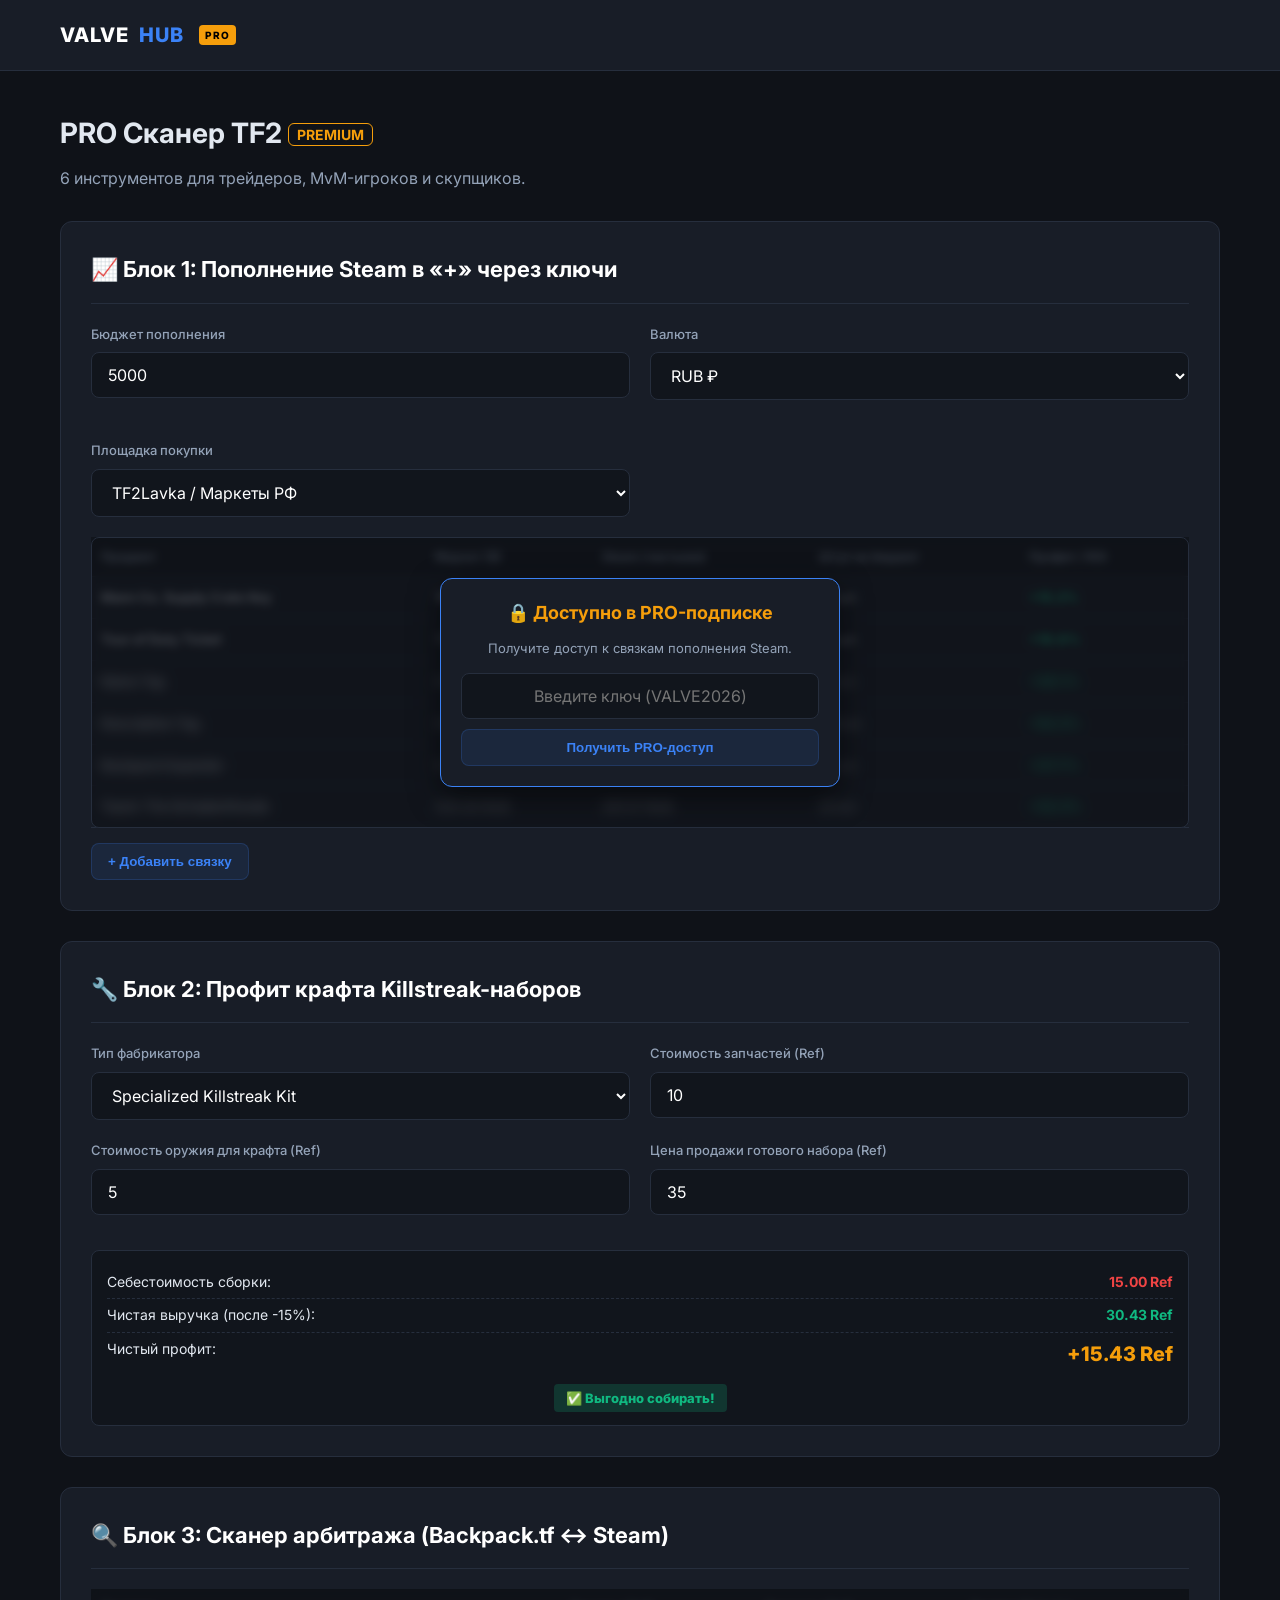
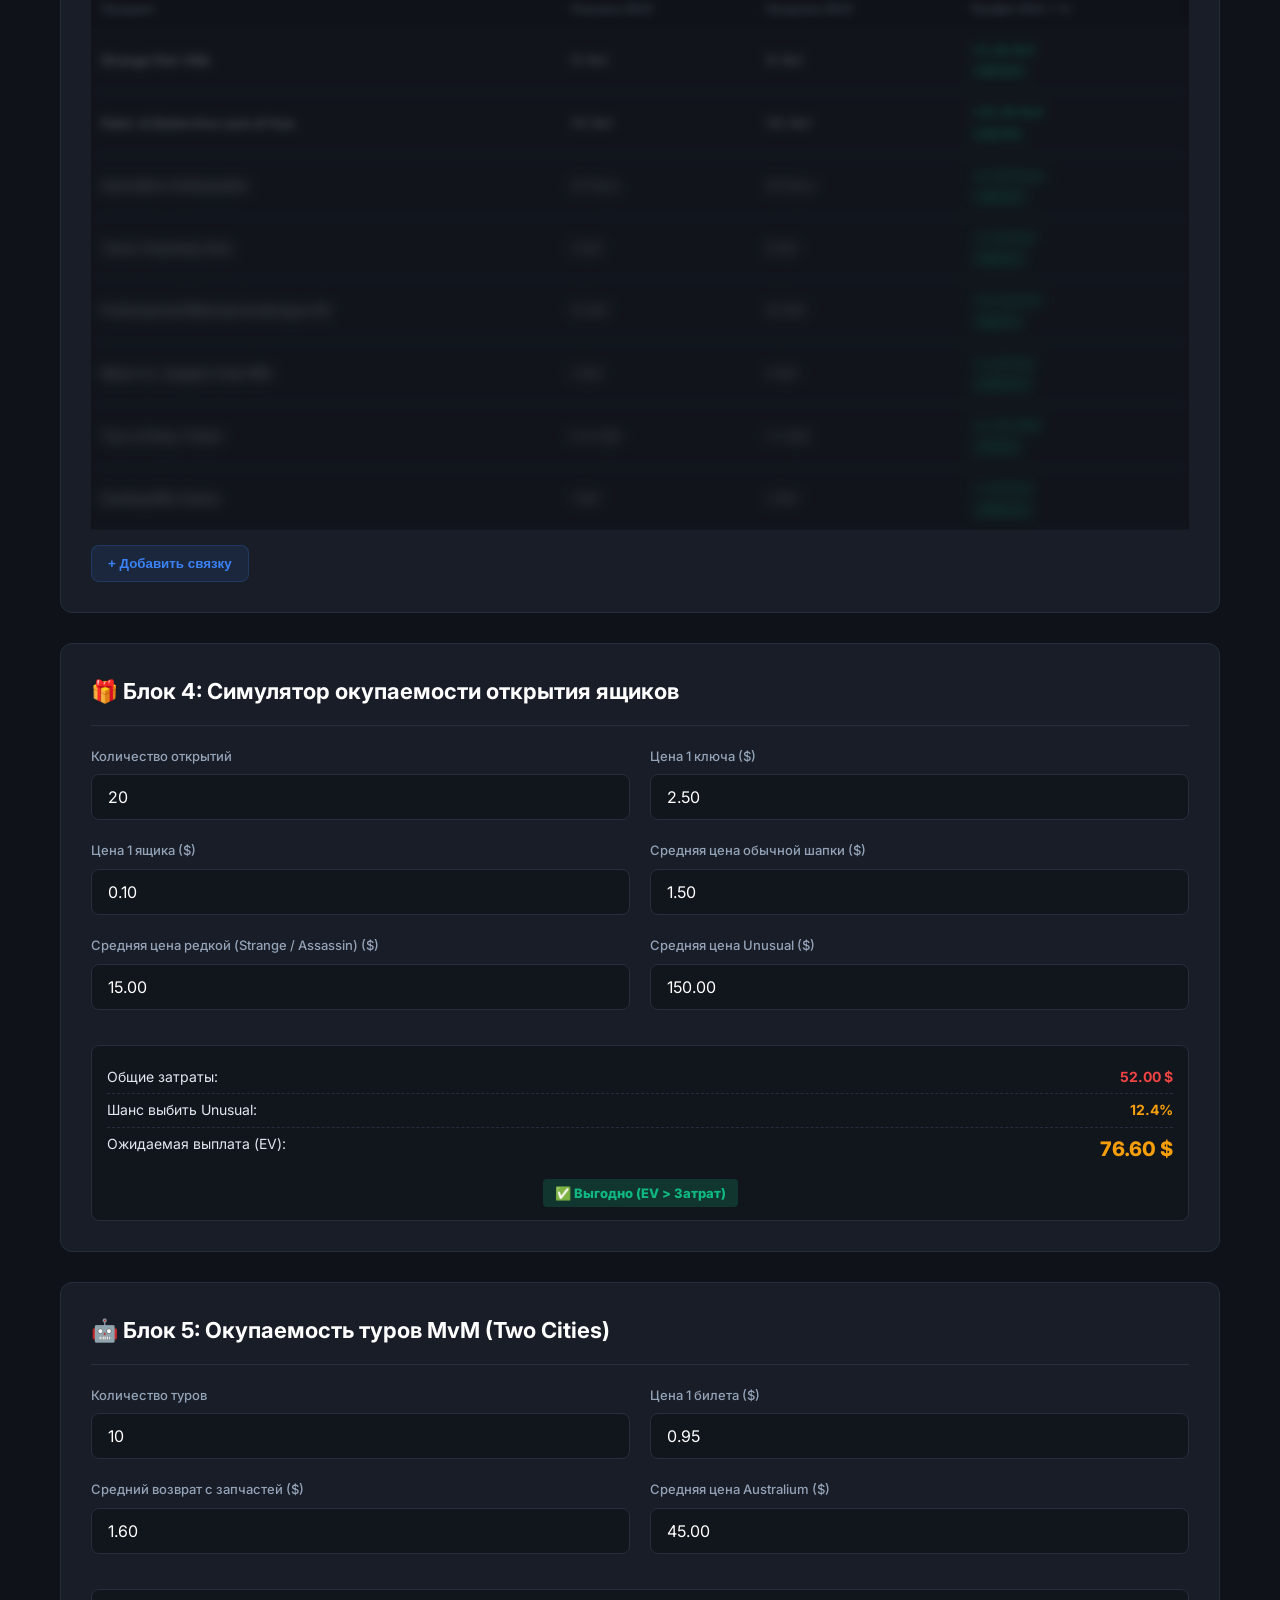
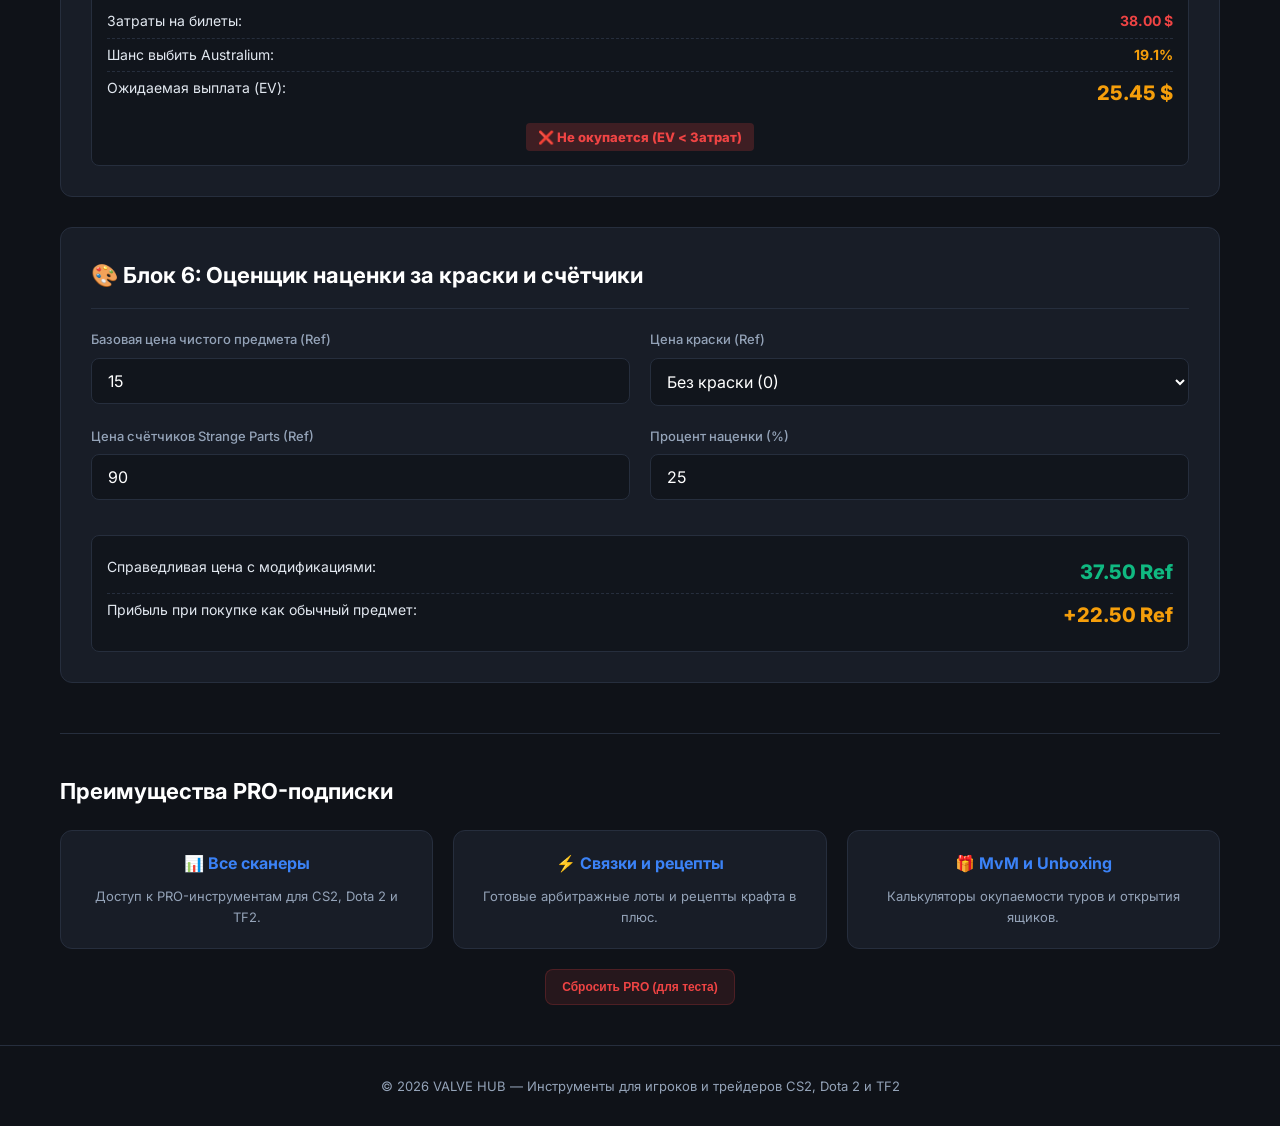
<file: tf2-pro-scanner.html>
<!DOCTYPE html>
<html lang="ru">
<head>
    <meta charset="UTF-8">
    <meta name="viewport" content="width=device-width, initial-scale=1.0">
    <title>PRO Сканер TF2 (Ключи, MvM, Арбитраж) | VALVE HUB</title>
    <meta name="description" content="Флагманский PRO-инструмент для трейдеров TF2: пополнение Steam через ключи, профит Killstreak-наборов, сканер арбитража, ROI ящиков, MvM-туры и оценка наценки.">
    <link rel="stylesheet" href="style.css">
    <link href="https://fonts.googleapis.com/css2?family=Inter:wght@400;500;600;700;800&display=swap" rel="stylesheet">
    <style>
        .pro-lock-overlay {
            position: absolute; top: 0; left: 0; right: 0; bottom: 0;
            background: rgba(15, 18, 24, 0.7);
            backdrop-filter: blur(5px); -webkit-backdrop-filter: blur(5px);
            display: flex; flex-direction: column; justify-content: center; align-items: center;
            z-index: 10; border-radius: 8px; border: 1px solid var(--border);
        }
        .pro-lock-content {
            background: var(--bg-card); padding: 20px; border-radius: 12px;
            border: 1px solid var(--accent); text-align: center; max-width: 400px;
            box-shadow: 0 10px 30px rgba(0,0,0,0.5);
        }
        .pro-lock-content h3 { color: var(--gold); margin-bottom: 10px; font-size: 18px; }
        .pro-lock-content p { color: var(--text-muted); font-size: 13px; margin-bottom: 15px; }
        .table-container { position: relative; overflow: hidden; min-height: 200px; }
        .pro-table { width: 100%; border-collapse: collapse; }
        .pro-table th {
            text-align: left; font-size: 12px; color: var(--text-muted);
            padding: 10px; border-bottom: 1px solid var(--border); background: var(--bg-input);
        }
        .pro-table td { padding: 10px; border-bottom: 1px solid var(--border); font-size: 13px; color: var(--text-main); }
        .pro-table tr:hover { background: rgba(255,255,255,0.02); }
        .profit-green { color: var(--green); font-weight: 800; }
        .roi-badge { background: rgba(16, 185, 129, 0.2); color: var(--green); padding: 2px 6px; border-radius: 4px; font-size: 11px; font-weight: 800; }
        
        .filter-chips { display: flex; gap: 8px; flex-wrap: wrap; margin-bottom: 20px; }
        .chip { padding: 6px 12px; background: var(--bg-input); border: 1px solid var(--border); color: var(--text-main); border-radius: 6px; font-size: 12px; cursor: pointer; transition: 0.2s; }
        .chip:hover { border-color: var(--accent); }
        .chip.active { background: var(--accent); color: #fff; border-color: var(--accent); }
        
        .roi-box { background: var(--bg-input); border: 1px solid var(--border); border-radius: 8px; padding: 15px; margin-top: 15px; }
        .roi-row { display: flex; justify-content: space-between; padding: 5px 0; font-size: 14px; border-bottom: 1px dashed var(--border); }
        .roi-row:last-child { border-bottom: none; }
        
        .pro-features { display: grid; grid-template-columns: repeat(auto-fit, minmax(250px, 1fr)); gap: 20px; margin-top: 20px; }
        .feature-card { background: var(--bg-card); border: 1px solid var(--border); border-radius: 12px; padding: 20px; text-align: center; }
        .feature-card h4 { color: var(--accent); margin-bottom: 10px; }
        .feature-card p { font-size: 13px; color: var(--text-muted); }
    </style>
</head>
<body>
    <header>
        <div class="nav-container">
            <a href="index.html" class="logo">VALVE<span>HUB</span> <span style="font-size: 10px; background: var(--gold); color: #000; padding: 2px 6px; border-radius: 4px; margin-left: 5px; vertical-align: middle;">PRO</span></a>
            <ul class="nav-links"></ul>
        </div>
    </header>

    <main>
        <div style="margin-bottom: 30px;">
            <h1 style="font-size: 28px; margin-bottom: 10px;">PRO Сканер TF2 <span style="font-size: 14px; color: var(--gold); border: 1px solid var(--gold); padding: 2px 8px; border-radius: 6px; vertical-align: middle;">PREMIUM</span></h1>
            <p style="color: var(--text-muted);">6 инструментов для трейдеров, MvM-игроков и скупщиков.</p>
        </div>

        <!-- БЛОК 1: Пополнение Steam -->
        <section class="calculator-section">
            <h2 class="calc-title">📈 Блок 1: Пополнение Steam в «+» через ключи</h2>
            
            <div class="form-row">
                <div class="form-group">
                    <label>Бюджет пополнения</label>
                    <input type="number" id="tf2-budget" value="5000" min="1" step="1">
                </div>
                <div class="form-group">
                    <label>Валюта</label>
                    <select id="tf2-currency">
                        <option value="RUB">RUB ₽</option>
                        <option value="USD">USD $</option>
                        <option value="BYN">BYN</option>
                    </select>
                </div>
                <div class="form-group">
                    <label>Площадка покупки</label>
                    <select id="tf2-platform">
                        <option value="lavka">TF2Lavka / Маркеты РФ</option>
                        <option value="lis">Lis-Skins</option>
                        <option value="marketplace">Marketplace.tf</option>
                        <option value="p2p">P2P скупщики</option>
                    </select>
                </div>
            </div>

            <div class="table-container" id="tf2-table-container">
                <table class="pro-table">
                    <thead>
                        <tr>
                            <th>Предмет</th>
                            <th>Маркет ($)</th>
                            <th>Steam (чистыми)</th>
                            <th>Штук на бюджет</th>
                            <th>Профит / ROI</th>
                        </tr>
                    </thead>
                    <tbody id="tf2-tbody"></tbody>
                </table>
                <div id="tf2-lock" class="pro-lock-overlay" style="display: none;">
                    <div class="pro-lock-content">
                        <h3>🔒 Доступно в PRO-подписке</h3>
                        <p>Получите доступ к связкам пополнения Steam.</p>
                        <input type="text" id="pro-key-tf2" placeholder="Введите ключ (VALVE2026)" style="width: 100%; margin-bottom: 10px; text-align: center;">
                        <button class="btn" onclick="unlockPro()">Получить PRO-доступ</button>
                    </div>
                </div>
            </div>
            <div style="margin-top: 15px;">
                <button id="btn-add-tf2" class="btn" style="width: auto;">+ Добавить связку</button>
            </div>
        </section>

        <!-- БЛОК 2: Killstreak Fabricator -->
        <section class="calculator-section">
            <h2 class="calc-title">🔧 Блок 2: Профит крафта Killstreak-наборов</h2>
            
            <div class="form-row">
                <div class="form-group">
                    <label>Тип фабрикатора</label>
                    <select id="ks-type">
                        <option value="specialized">Specialized Killstreak Kit</option>
                        <option value="professional">Professional Killstreak Kit</option>
                    </select>
                </div>
                <div class="form-group">
                    <label>Стоимость запчастей (Ref)</label>
                    <input type="number" id="ks-parts" value="10" step="0.01" min="0">
                </div>
            </div>
            <div class="form-row">
                <div class="form-group">
                    <label>Стоимость оружия для крафта (Ref)</label>
                    <input type="number" id="ks-weapon" value="5" step="0.01" min="0">
                </div>
                <div class="form-group">
                    <label>Цена продажи готового набора (Ref)</label>
                    <input type="number" id="ks-sell" value="35" step="0.01" min="0">
                </div>
            </div>

            <div class="roi-box">
                <div class="roi-row">
                    <span>Себестоимость сборки:</span>
                    <span id="ks-cost" style="font-weight: 700; color: var(--red);">0.00 Ref</span>
                </div>
                <div class="roi-row">
                    <span>Чистая выручка (после -15%):</span>
                    <span id="ks-revenue" style="font-weight: 700; color: var(--green);">0.00 Ref</span>
                </div>
                <div class="roi-row" style="border-bottom: none;">
                    <span>Чистый профит:</span>
                    <span id="ks-profit" style="font-size: 20px; font-weight: 800; color: var(--gold);">0.00 Ref</span>
                </div>
                <div style="text-align: center; margin-top: 10px;">
                    <span id="ks-verdict" class="roi-badge" style="font-size: 13px; padding: 6px 12px;">—</span>
                </div>
            </div>
        </section>

        <!-- БЛОК 3: Сканер арбитража (PRO) -->
        <section class="calculator-section">
            <h2 class="calc-title">🔍 Блок 3: Сканер арбитража (Backpack.tf ↔ Steam)</h2>
            
            <div class="table-container" id="arb-table-container">
                <table class="pro-table">
                    <thead>
                        <tr>
                            <th>Предмет</th>
                            <th>Покупка (Ref)</th>
                            <th>Продажа (Ref)</th>
                            <th>Профит (Ref / %)</th>
                        </tr>
                    </thead>
                    <tbody id="arb-tbody"></tbody>
                </table>
                <div id="arb-lock" class="pro-lock-overlay" style="display: none;">
                    <div class="pro-lock-content">
                        <h3>🔒 Доступно в PRO-подписке</h3>
                        <p>Получите доступ к арбитражным связкам TF2.</p>
                        <input type="text" id="pro-key-arb" placeholder="Введите ключ (VALVE2026)" style="width: 100%; margin-bottom: 10px; text-align: center;">
                        <button class="btn" onclick="unlockPro()">Получить PRO-доступ</button>
                    </div>
                </div>
            </div>
            <div style="margin-top: 15px;">
                <button id="btn-add-arb" class="btn" style="width: auto;">+ Добавить связку</button>
            </div>
        </section>

        <!-- БЛОК 4: Unboxing ROI (PRO) -->
        <section class="calculator-section">
            <h2 class="calc-title">🎁 Блок 4: Симулятор окупаемости открытия ящиков</h2>
            <div class="form-row">
                <div class="form-group">
                    <label>Количество открытий</label>
                    <input type="number" id="ub-count" value="20" step="1" min="1">
                </div>
                <div class="form-group">
                    <label>Цена 1 ключа ($)</label>
                    <input type="number" id="ub-key-price" value="2.50" step="0.01" min="0">
                </div>
            </div>
            <div class="form-row">
                <div class="form-group">
                    <label>Цена 1 ящика ($)</label>
                    <input type="number" id="ub-crate-price" value="0.10" step="0.01" min="0">
                </div>
                <div class="form-group">
                    <label>Средняя цена обычной шапки ($)</label>
                    <input type="number" id="ub-common" value="1.50" step="0.01" min="0">
                </div>
            </div>
            <div class="form-row">
                <div class="form-group">
                    <label>Средняя цена редкой (Strange / Assassin) ($)</label>
                    <input type="number" id="ub-rare" value="15.00" step="0.01" min="0">
                </div>
                <div class="form-group">
                    <label>Средняя цена Unusual ($)</label>
                    <input type="number" id="ub-unusual" value="150.00" step="0.01" min="0">
                </div>
            </div>

            <div class="roi-box">
                <div class="roi-row">
                    <span>Общие затраты:</span>
                    <span id="ub-cost" style="font-weight: 700; color: var(--red);">0.00 $</span>
                </div>
                <div class="roi-row">
                    <span>Шанс выбить Unusual:</span>
                    <span id="ub-chance" style="font-weight: 700; color: var(--gold);">0%</span>
                </div>
                <div class="roi-row" style="border-bottom: none;">
                    <span>Ожидаемая выплата (EV):</span>
                    <span id="ub-ev" style="font-size: 20px; font-weight: 800; color: var(--gold);">0.00 $</span>
                </div>
                <div style="text-align: center; margin-top: 10px;">
                    <span id="ub-verdict" class="roi-badge" style="font-size: 13px; padding: 6px 12px;">—</span>
                </div>
            </div>
        </section>

        <!-- БЛОК 5: MvM Tour Profit (PRO) -->
        <section class="calculator-section">
            <h2 class="calc-title">🤖 Блок 5: Окупаемость туров MvM (Two Cities)</h2>
            <div class="form-row">
                <div class="form-group">
                    <label>Количество туров</label>
                    <input type="number" id="mvm-tours" value="10" step="1" min="1">
                </div>
                <div class="form-group">
                    <label>Цена 1 билета ($)</label>
                    <input type="number" id="mvm-ticket" value="0.95" step="0.01" min="0">
                </div>
            </div>
            <div class="form-row">
                <div class="form-group">
                    <label>Средний возврат с запчастей ($)</label>
                    <input type="number" id="mvm-return" value="1.60" step="0.01" min="0">
                </div>
                <div class="form-group">
                    <label>Средняя цена Australium ($)</label>
                    <input type="number" id="mvm-australium" value="45.00" step="0.01" min="0">
                </div>
            </div>

            <div class="roi-box">
                <div class="roi-row">
                    <span>Затраты на билеты:</span>
                    <span id="mvm-cost" style="font-weight: 700; color: var(--red);">0.00 $</span>
                </div>
                <div class="roi-row">
                    <span>Шанс выбить Australium:</span>
                    <span id="mvm-chance" style="font-weight: 700; color: var(--gold);">0%</span>
                </div>
                <div class="roi-row" style="border-bottom: none;">
                    <span>Ожидаемая выплата (EV):</span>
                    <span id="mvm-ev" style="font-size: 20px; font-weight: 800; color: var(--gold);">0.00 $</span>
                </div>
                <div style="text-align: center; margin-top: 10px;">
                    <span id="mvm-verdict" class="roi-badge" style="font-size: 13px; padding: 6px 12px;">—</span>
                </div>
            </div>
        </section>

        <!-- БЛОК 6: Strange Parts & Paint Pricer (PRO) -->
        <section class="calculator-section">
            <h2 class="calc-title">🎨 Блок 6: Оценщик наценки за краски и счётчики</h2>
            <div class="form-row">
                <div class="form-group">
                    <label>Базовая цена чистого предмета (Ref)</label>
                    <input type="number" id="pr-base" value="15" step="0.01" min="0">
                </div>
                <div class="form-group">
                    <label>Цена краски (Ref)</label>
                    <select id="pr-paint" style="width: 100%; padding: 12px; background: var(--bg-input); border: 1px solid var(--border); color: #fff; border-radius: 8px;">
                        <option value="0">Без краски (0)</option>
                        <option value="135">A Distinctive Lack of Hue / Чёрная (135)</option>
                        <option value="115">An Extraordinary Abundance of Tinge / Белая (115)</option>
                        <option value="45">Australium Gold (45)</option>
                        <option value="55">Team Spirit (55)</option>
                    </select>
                </div>
            </div>
            <div class="form-row">
                <div class="form-group">
                    <label>Цена счётчиков Strange Parts (Ref)</label>
                    <input type="number" id="pr-parts" value="90" step="0.01" min="0">
                </div>
                <div class="form-group">
                    <label>Процент наценки (%)</label>
                    <input type="number" id="pr-pct" value="25" step="1" min="0" max="100">
                </div>
            </div>

            <div class="roi-box">
                <div class="roi-row">
                    <span>Справедливая цена с модификациями:</span>
                    <span id="pr-fair" style="font-size: 20px; font-weight: 800; color: var(--green);">0.00 Ref</span>
                </div>
                <div class="roi-row" style="border-bottom: none;">
                    <span>Прибыль при покупке как обычный предмет:</span>
                    <span id="pr-profit" style="font-size: 20px; font-weight: 800; color: var(--gold);">0.00 Ref</span>
                </div>
            </div>
        </section>

        <section class="faq-section">
            <h2 style="font-size: 22px; margin-bottom: 20px; color: #fff;">Преимущества PRO-подписки</h2>
            <div class="pro-features">
                <div class="feature-card">
                    <h4>📊 Все сканеры</h4>
                    <p>Доступ к PRO-инструментам для CS2, Dota 2 и TF2.</p>
                </div>
                <div class="feature-card">
                    <h4>⚡ Связки и рецепты</h4>
                    <p>Готовые арбитражные лоты и рецепты крафта в плюс.</p>
                </div>
                <div class="feature-card">
                    <h4>🎁 MvM и Unboxing</h4>
                    <p>Калькуляторы окупаемости туров и открытия ящиков.</p>
                </div>
            </div>
            <div style="text-align: center; margin-top: 20px;">
                <button id="btn-reset-pro" class="btn" style="width: auto; font-size: 12px; background: rgba(239, 68, 68, 0.1); color: var(--red); border-color: rgba(239, 68, 68, 0.2);">Сбросить PRO (для теста)</button>
            </div>
        </section>
    </main>

    <footer>
        <p>&copy; 2026 VALVE HUB — Инструменты для игроков и трейдеров CS2, Dota 2 и TF2</p>
    </footer>

    <script>
        // ==========================================
        // ДАННЫЕ
        // ==========================================
        let tf2Data = [
            { name: 'Mann Co. Supply Crate Key', buy: 1.85, sell: 2.45, liquidity: '500/д' },
            { name: 'Tour of Duty Ticket', buy: 0.80, sell: 1.10, liquidity: '300/д' },
            { name: 'Name Tag', buy: 0.50, sell: 0.80, liquidity: '400/д' },
            { name: 'Description Tag', buy: 0.40, sell: 0.70, liquidity: '400/д' },
            { name: 'Backpack Expander', buy: 0.60, sell: 0.95, liquidity: '200/д' },
            { name: 'Taunt: The Schadenfreude', buy: 2.50, sell: 3.80, liquidity: '100/д' }
        ];

        let arbData = [
            { name: 'Strange Part: Kills', buy: 10, sell: 15, type: 'Ref' },
            { name: 'Paint: A Distinctive Lack of Hue', buy: 110, sell: 135, type: 'Ref' },
            { name: 'Australium Ambassador', buy: 20, sell: 28, type: 'Keys' },
            { name: 'Taunt: Kazotsky Kick', buy: 5, sell: 8, type: 'Ref' },
            { name: 'Professional Killstreak Scattergun Kit', buy: 15, sell: 25, type: 'Ref' },
            { name: 'Mann Co. Supply Crate #82', buy: 2, sell: 4, type: 'Ref' },
            { name: 'Tour of Duty Ticket', buy: 0.80, sell: 1.10, type: 'USD' },
            { name: 'Dueling Mini-Game', buy: 1, sell: 2, type: 'Ref' }
        ];

        // ==========================================
        // PRO-СИСТЕМА
        // ==========================================
        function checkProStatus() {
            const isPro = localStorage.getItem('valvehub_pro_unlocked') === 'true';
            document.getElementById('tf2-lock').style.display = isPro ? 'none' : 'flex';
            document.getElementById('arb-lock').style.display = isPro ? 'none' : 'flex';
            return isPro;
        }

        window.unlockPro = function() {
            const key1 = document.getElementById('pro-key-tf2').value.trim();
            const key2 = document.getElementById('pro-key-arb').value.trim();
            const enteredKey = key1 || key2;

            if (enteredKey === 'VALVE2026' || enteredKey.startsWith('VH-PRO-')) {
                localStorage.setItem('valvehub_pro_unlocked', 'true');
                checkProStatus();
                renderTF2Table();
                renderArbTable();
                alert('✅ PRO-доступ активирован!');
            } else {
                alert('❌ Неверный ключ. Используйте VALVE2026');
            }
        };

        document.getElementById('btn-reset-pro').addEventListener('click', () => {
            localStorage.removeItem('valvehub_pro_unlocked');
            checkProStatus();
            renderTF2Table();
            renderArbTable();
            alert('PRO-доступ сброшен.');
        });

        // ==========================================
        // БЛОК 1: ТАБЛИЦА TF2
        // ==========================================
        function renderTF2Table() {
            const tbody = document.getElementById('tf2-tbody');
            tbody.innerHTML = '';
            const budget = parseFloat(document.getElementById('tf2-budget').value) || 5000;
            const currency = document.getElementById('tf2-currency').value;
            const isPro = localStorage.getItem('valvehub_pro_unlocked') === 'true';

            // Курсы (упрощенно)
            let rate = 1;
            if (currency === 'RUB') rate = 90;
            else if (currency === 'BYN') rate = 3.2;

            tf2Data.forEach((d) => {
                const steamNet = d.sell * 0.8695;
                const profit = steamNet - d.buy;
                const roi = (profit / d.buy) * 100;
                const itemsCount = Math.floor((budget / rate) / d.buy);

                const tr = document.createElement('tr');
                tr.innerHTML = `
                    <td style="font-weight: 600;">${d.name}</td>
                    <td>${(d.buy * rate).toFixed(2)} ${currency}</td>
                    <td>${(steamNet * rate).toFixed(2)} ${currency}</td>
                    <td>${itemsCount} шт.</td>
                    <td><span class="profit-green">+${roi.toFixed(1)}%</span></td>
                `;
                tbody.appendChild(tr);
            });

            if (!isPro) {
                const rows = tbody.querySelectorAll('tr');
                rows.forEach((row, i) => {
                    if (i >= 2) row.style.filter = 'blur(5px)';
                });
            }
        }

        document.getElementById('tf2-budget').addEventListener('input', renderTF2Table);
        document.getElementById('tf2-currency').addEventListener('change', renderTF2Table);
        document.getElementById('tf2-platform').addEventListener('change', renderTF2Table);

        // ==========================================
        // БЛОК 2: KILLSTREAK
        // ==========================================
        function calcKS() {
            const parts = parseFloat(document.getElementById('ks-parts').value) || 0;
            const weapon = parseFloat(document.getElementById('ks-weapon').value) || 0;
            const sell = parseFloat(document.getElementById('ks-sell').value) || 0;

            const cost = parts + weapon;
            const revenue = sell * 0.8695;
            const profit = revenue - cost;
            const roi = cost > 0 ? (profit / cost) * 100 : 0;

            document.getElementById('ks-cost').textContent = cost.toFixed(2) + ' Ref';
            document.getElementById('ks-revenue').textContent = revenue.toFixed(2) + ' Ref';
            document.getElementById('ks-profit').textContent = (profit > 0 ? '+' : '') + profit.toFixed(2) + ' Ref';
            
            const verdict = document.getElementById('ks-verdict');
            if (profit > 0) {
                verdict.textContent = '✅ Выгодно собирать!';
                verdict.style.background = 'rgba(16, 185, 129, 0.2)';
                verdict.style.color = 'var(--green)';
            } else {
                verdict.textContent = '❌ Выгоднее продать запчасти';
                verdict.style.background = 'rgba(239, 68, 68, 0.2)';
                verdict.style.color = 'var(--red)';
            }
        }

        ['ks-parts', 'ks-weapon', 'ks-sell'].forEach(id => {
            document.getElementById(id).addEventListener('input', calcKS);
        });

        // ==========================================
        // БЛОК 3: АРБИТРАЖ
        // ==========================================
        function renderArbTable() {
            const tbody = document.getElementById('arb-tbody');
            tbody.innerHTML = '';
            const isPro = localStorage.getItem('valvehub_pro_unlocked') === 'true';

            arbData.forEach((d) => {
                const profit = d.sell - d.buy;
                const roi = (profit / d.buy) * 100;

                const tr = document.createElement('tr');
                tr.innerHTML = `
                    <td style="font-weight: 600;">${d.name}</td>
                    <td>${d.buy} ${d.type}</td>
                    <td>${d.sell} ${d.type}</td>
                    <td><span class="profit-green">+${profit.toFixed(2)} ${d.type}</span><br><span class="roi-badge">+${roi.toFixed(1)}%</span></td>
                `;
                tbody.appendChild(tr);
            });

            if (!isPro) {
                const rows = tbody.querySelectorAll('tr');
                rows.forEach((row, i) => {
                    if (i >= 2) row.style.filter = 'blur(5px)';
                });
            }
        }

        document.getElementById('btn-add-arb').addEventListener('click', () => {
            const name = prompt('Название предмета:');
            if (!name) return;
            const buy = parseFloat(prompt('Цена покупки:'));
            const sell = parseFloat(prompt('Цена продажи:'));
            const type = prompt('Тип валюты (Ref, Keys, USD):') || 'Ref';
            
            if (!isNaN(buy) && !isNaN(sell)) {
                arbData.push({ name, buy, sell, type });
                renderArbTable();
            }
        });

        // ==========================================
        // БЛОК 4: UNBOXING ROI
        // ==========================================
        function calcUnbox() {
            const count = parseInt(document.getElementById('ub-count').value) || 20;
            const keyPrice = parseFloat(document.getElementById('ub-key-price').value) || 2.50;
            const cratePrice = parseFloat(document.getElementById('ub-crate-price').value) || 0.10;
            const common = parseFloat(document.getElementById('ub-common').value) || 1.50;
            const rare = parseFloat(document.getElementById('ub-rare').value) || 15.00;
            const unusual = parseFloat(document.getElementById('ub-unusual').value) || 150.00;

            const totalCost = (keyPrice + cratePrice) * count;
            
            // Шансы (примерные для TF2)
            const pUnusual = 0.0066; // 0.66%
            const pRare = 0.10;      // 10%
            
            const chanceUnusual = (1 - Math.pow(1 - pUnusual, count)) * 100;
            
            // EV
            const evPerBox = (pUnusual * unusual) + (pRare * rare) + ((1 - pUnusual - pRare) * common);
            const totalEV = evPerBox * count;

            document.getElementById('ub-cost').textContent = totalCost.toFixed(2) + ' $';
            document.getElementById('ub-chance').textContent = chanceUnusual.toFixed(1) + '%';
            document.getElementById('ub-ev').textContent = totalEV.toFixed(2) + ' $';

            const verdict = document.getElementById('ub-verdict');
            if (totalEV > totalCost) {
                verdict.textContent = '✅ Выгодно (EV > Затрат)';
                verdict.style.background = 'rgba(16, 185, 129, 0.2)';
                verdict.style.color = 'var(--green)';
            } else {
                verdict.textContent = '❌ Убыточно (EV < Затрат)';
                verdict.style.background = 'rgba(239, 68, 68, 0.2)';
                verdict.style.color = 'var(--red)';
            }
        }

        ['ub-count', 'ub-key-price', 'ub-crate-price', 'ub-common', 'ub-rare', 'ub-unusual'].forEach(id => {
            document.getElementById(id).addEventListener('input', calcUnbox);
        });

        // ==========================================
        // БЛОК 5: MvM ROI
        // ==========================================
        function calcMvM() {
            const tours = parseInt(document.getElementById('mvm-tours').value) || 10;
            const ticketPrice = parseFloat(document.getElementById('mvm-ticket').value) || 0.95;
            const avgReturn = parseFloat(document.getElementById('mvm-return').value) || 1.60;
            const australiumPrice = parseFloat(document.getElementById('mvm-australium').value) || 45.00;

            const totalCost = tours * 4 * ticketPrice; // 4 билета на тур
            const guaranteedReturn = tours * avgReturn;
            
            const pAustralium = 0.021; // 2.1%
            const chanceAustralium = (1 - Math.pow(1 - pAustralium, tours)) * 100;
            
            // EV = гарантированный возврат + шанс на австралиум
            const evAustralium = tours * pAustralium * australiumPrice;
            const totalEV = guaranteedReturn + evAustralium;

            document.getElementById('mvm-cost').textContent = totalCost.toFixed(2) + ' $';
            document.getElementById('mvm-chance').textContent = chanceAustralium.toFixed(1) + '%';
            document.getElementById('mvm-ev').textContent = totalEV.toFixed(2) + ' $';

            const verdict = document.getElementById('mvm-verdict');
            if (totalEV > totalCost) {
                verdict.textContent = '✅ Окупается (EV > Затрат)';
                verdict.style.background = 'rgba(16, 185, 129, 0.2)';
                verdict.style.color = 'var(--green)';
            } else {
                verdict.textContent = '❌ Не окупается (EV < Затрат)';
                verdict.style.background = 'rgba(239, 68, 68, 0.2)';
                verdict.style.color = 'var(--red)';
            }
        }

        ['mvm-tours', 'mvm-ticket', 'mvm-return', 'mvm-australium'].forEach(id => {
            document.getElementById(id).addEventListener('input', calcMvM);
        });

        // ==========================================
        // БЛОК 6: PRICER
        // ==========================================
        function calcPricer() {
            const base = parseFloat(document.getElementById('pr-base').value) || 0;
            const paint = parseFloat(document.getElementById('pr-paint').value) || 0;
            const parts = parseFloat(document.getElementById('pr-parts').value) || 0;
            const pct = parseFloat(document.getElementById('pr-pct').value) || 25;

            const fairPrice = base + (paint + parts) * (pct / 100);
            const profit = fairPrice - base;

            document.getElementById('pr-fair').textContent = fairPrice.toFixed(2) + ' Ref';
            document.getElementById('pr-profit').textContent = '+' + profit.toFixed(2) + ' Ref';
        }

        ['pr-base', 'pr-paint', 'pr-parts', 'pr-pct'].forEach(id => {
            document.getElementById(id).addEventListener('input', calcPricer);
        });

        // ==========================================
        // ИНИЦИАЛИЗАЦИЯ
        // ==========================================
        window.onload = function() {
            checkProStatus();
            renderTF2Table();
            renderArbTable();
            calcKS();
            calcUnbox();
            calcMvM();
            calcPricer();
        };
    </script>
    
    <script src="nav.js"></script>
</body>
</html>
</file>
<file: style.css>
/* ============================================================
   VALVE HUB — Основные стили
   ============================================================ */

:root {
    --bg-main: #0f1218;
    --bg-card: #181d27;
    --bg-input: #11151c;
    --border: #262e3d;
    
    --text-main: #e2e8f0;
    --text-muted: #94a3b8;
    
    --accent: #3b82f6;
    --accent-hover: #2563eb;
    --green: #10b981;
    --red: #ef4444;
    --gold: #f59e0b;
    
    --radius: 12px;
    --font: 'Inter', -apple-system, BlinkMacSystemFont, 'Segoe UI', Roboto, sans-serif;
}

* {
    box-sizing: border-box;
    margin: 0;
    padding: 0;
}

body {
    background-color: var(--bg-main);
    color: var(--text-main);
    font-family: var(--font);
    line-height: 1.6;
    min-height: 100vh;
    display: flex;
    flex-direction: column;
}

a {
    color: var(--accent);
    text-decoration: none;
    transition: color 0.2s;
}

a:hover {
    color: var(--accent-hover);
}

/* ============================================================
   Навигация (Шапка)
   ============================================================ */
header {
    background-color: var(--bg-card);
    border-bottom: 1px solid var(--border);
    position: sticky;
    top: 0;
    z-index: 100;
}

.nav-container {
    max-width: 1200px;
    margin: 0 auto;
    padding: 0 20px;
    height: 70px;
    display: flex;
    align-items: center;
    justify-content: space-between;
}

.logo {
    font-size: 20px;
    font-weight: 800;
    color: #fff;
    letter-spacing: 1px;
    display: flex;
    align-items: center;
    gap: 10px;
}

.logo span {
    color: var(--accent);
}

.nav-links {
    display: flex;
    gap: 24px;
    list-style: none;
}

.nav-links a {
    color: var(--text-main);
    font-weight: 500;
    font-size: 15px;
}

.nav-links a:hover, .nav-links a.active {
    color: var(--accent);
}

/* ============================================================
   Основной контент
   ============================================================ */
main {
    flex: 1;
    max-width: 1200px;
    margin: 0 auto;
    padding: 40px 20px;
    width: 100%;
}

.hero {
    text-align: center;
    margin-bottom: 50px;
    padding: 40px 20px;
    background: radial-gradient(circle at top, #1a2235 0%, var(--bg-main) 70%);
    border-radius: var(--radius);
    border: 1px solid var(--border);
}

.hero h1 {
    font-size: 36px;
    font-weight: 800;
    margin-bottom: 16px;
    background: linear-gradient(90deg, #fff, #94a3b8);
    -webkit-background-clip: text;
    -webkit-text-fill-color: transparent;
}

.hero p {
    color: var(--text-muted);
    font-size: 18px;
    max-width: 600px;
    margin: 0 auto;
}

/* ============================================================
   Фильтры и бейджи
   ============================================================ */
.filters {
    display: flex;
    gap: 12px;
    margin-bottom: 30px;
    flex-wrap: wrap;
    justify-content: center;
}

.filter-btn {
    background: var(--bg-card);
    border: 1px solid var(--border);
    color: var(--text-main);
    padding: 8px 20px;
    border-radius: 20px;
    cursor: pointer;
    font-weight: 600;
    font-size: 14px;
    transition: all 0.2s;
}

.filter-btn:hover, .filter-btn.active {
    background: var(--accent);
    border-color: var(--accent);
    color: #fff;
}

.badge {
    display: inline-block;
    padding: 4px 10px;
    border-radius: 6px;
    font-size: 11px;
    font-weight: 700;
    text-transform: uppercase;
    letter-spacing: 0.5px;
}

.badge-cs2 { background: rgba(245, 158, 11, 0.2); color: var(--gold); border: 1px solid rgba(245, 158, 11, 0.3); }
.badge-dota { background: rgba(239, 68, 68, 0.2); color: var(--red); border: 1px solid rgba(239, 68, 68, 0.3); }
.badge-tf2 { background: rgba(59, 130, 246, 0.2); color: var(--accent); border: 1px solid rgba(59, 130, 246, 0.3); }
.badge-common { background: rgba(148, 163, 184, 0.2); color: var(--text-muted); border: 1px solid rgba(148, 163, 184, 0.3); }
.badge-soon { background: rgba(16, 185, 129, 0.2); color: var(--green); border: 1px solid rgba(16, 185, 129, 0.3); }

/* ============================================================
   Сетка карточек
   ============================================================ */
.grid {
    display: grid;
    grid-template-columns: repeat(auto-fill, minmax(320px, 1fr));
    gap: 24px;
}

.card {
    background: var(--bg-card);
    border: 1px solid var(--border);
    border-radius: var(--radius);
    padding: 24px;
    display: flex;
    flex-direction: column;
    transition: transform 0.2s, border-color 0.2s;
    position: relative;
}

.card:hover {
    transform: translateY(-4px);
    border-color: #3b82f6;
}

.card.disabled {
    opacity: 0.6;
    cursor: not-allowed;
}

.card.disabled:hover {
    transform: none;
    border-color: var(--border);
}

.card-header {
    display: flex;
    justify-content: space-between;
    align-items: flex-start;
    margin-bottom: 16px;
}

.card-title {
    font-size: 18px;
    font-weight: 700;
    color: #fff;
    margin-bottom: 8px;
}

.card-desc {
    color: var(--text-muted);
    font-size: 14px;
    margin-bottom: 24px;
    flex: 1;
}

.btn {
    display: inline-block;
    background: rgba(59, 130, 246, 0.1);
    color: var(--accent);
    border: 1px solid rgba(59, 130, 246, 0.2);
    padding: 10px 16px;
    border-radius: 8px;
    font-weight: 600;
    text-align: center;
    cursor: pointer;
    transition: all 0.2s;
    width: 100%;
}

.btn:hover {
    background: var(--accent);
    color: #fff;
    border-color: var(--accent);
}

/* ============================================================
   Формы, инпуты и калькуляторы
   ============================================================ */
.calculator-section {
    background: var(--bg-card);
    border: 1px solid var(--border);
    border-radius: var(--radius);
    padding: 30px;
    margin-bottom: 30px;
}

.calc-title {
    font-size: 22px;
    margin-bottom: 20px;
    color: #fff;
    border-bottom: 1px solid var(--border);
    padding-bottom: 15px;
}

.form-group {
    margin-bottom: 20px;
}

.form-row {
    display: grid;
    grid-template-columns: 1fr 1fr;
    gap: 20px;
}

label {
    display: block;
    font-size: 13px;
    color: var(--text-muted);
    margin-bottom: 8px;
    font-weight: 500;
}

input[type="number"], input[type="text"], select {
    width: 100%;
    background: var(--bg-input);
    border: 1px solid var(--border);
    color: #fff;
    padding: 12px 16px;
    border-radius: 8px;
    font-size: 16px;
    font-family: var(--font);
    transition: border-color 0.2s;
    outline: none;
}

input[type="number"]:focus, input[type="text"]:focus, select:focus {
    border-color: var(--accent);
}

input::-webkit-outer-spin-button,
input::-webkit-inner-spin-button {
    -webkit-appearance: none;
    margin: 0;
}

.results-box {
    background: var(--bg-input);
    border: 1px solid var(--border);
    border-radius: 8px;
    padding: 20px;
    margin-top: 20px;
}

.result-row {
    display: flex;
    justify-content: space-between;
    padding: 10px 0;
    border-bottom: 1px dashed var(--border);
    font-size: 15px;
}

.result-row:last-child {
    border-bottom: none;
    font-weight: 700;
    font-size: 18px;
    padding-top: 15px;
}

.text-green { color: var(--green); }
.text-red { color: var(--red); }
.text-gold { color: var(--gold); }

/* ============================================================
   FAQ / SEO текст
   ============================================================ */
.faq-section {
    margin-top: 50px;
    border-top: 1px solid var(--border);
    padding-top: 40px;
}

.faq-item {
    margin-bottom: 20px;
}

.faq-item h3 {
    font-size: 16px;
    color: #fff;
    margin-bottom: 8px;
}

.faq-item p {
    color: var(--text-muted);
    font-size: 14px;
}

/* ============================================================
   Подвал
   ============================================================ */
footer {
    text-align: center;
    padding: 30px 20px;
    color: var(--text-muted);
    font-size: 13px;
    border-top: 1px solid var(--border);
    margin-top: auto;
}

/* ============================================================
   Адаптивность
   ============================================================ */
@media (max-width: 768px) {
    .nav-container {
        flex-direction: column;
        height: auto;
        padding: 15px 20px;
        gap: 15px;
    }
    
    .nav-links {
        width: 100%;
        justify-content: center;
        flex-wrap: wrap;
        gap: 15px;
    }
    
    .hero h1 {
        font-size: 26px;
    }
    
    .form-row {
        grid-template-columns: 1fr;
    }
    
    .grid {
        grid-template-columns: 1fr;
    }
}
</file>
